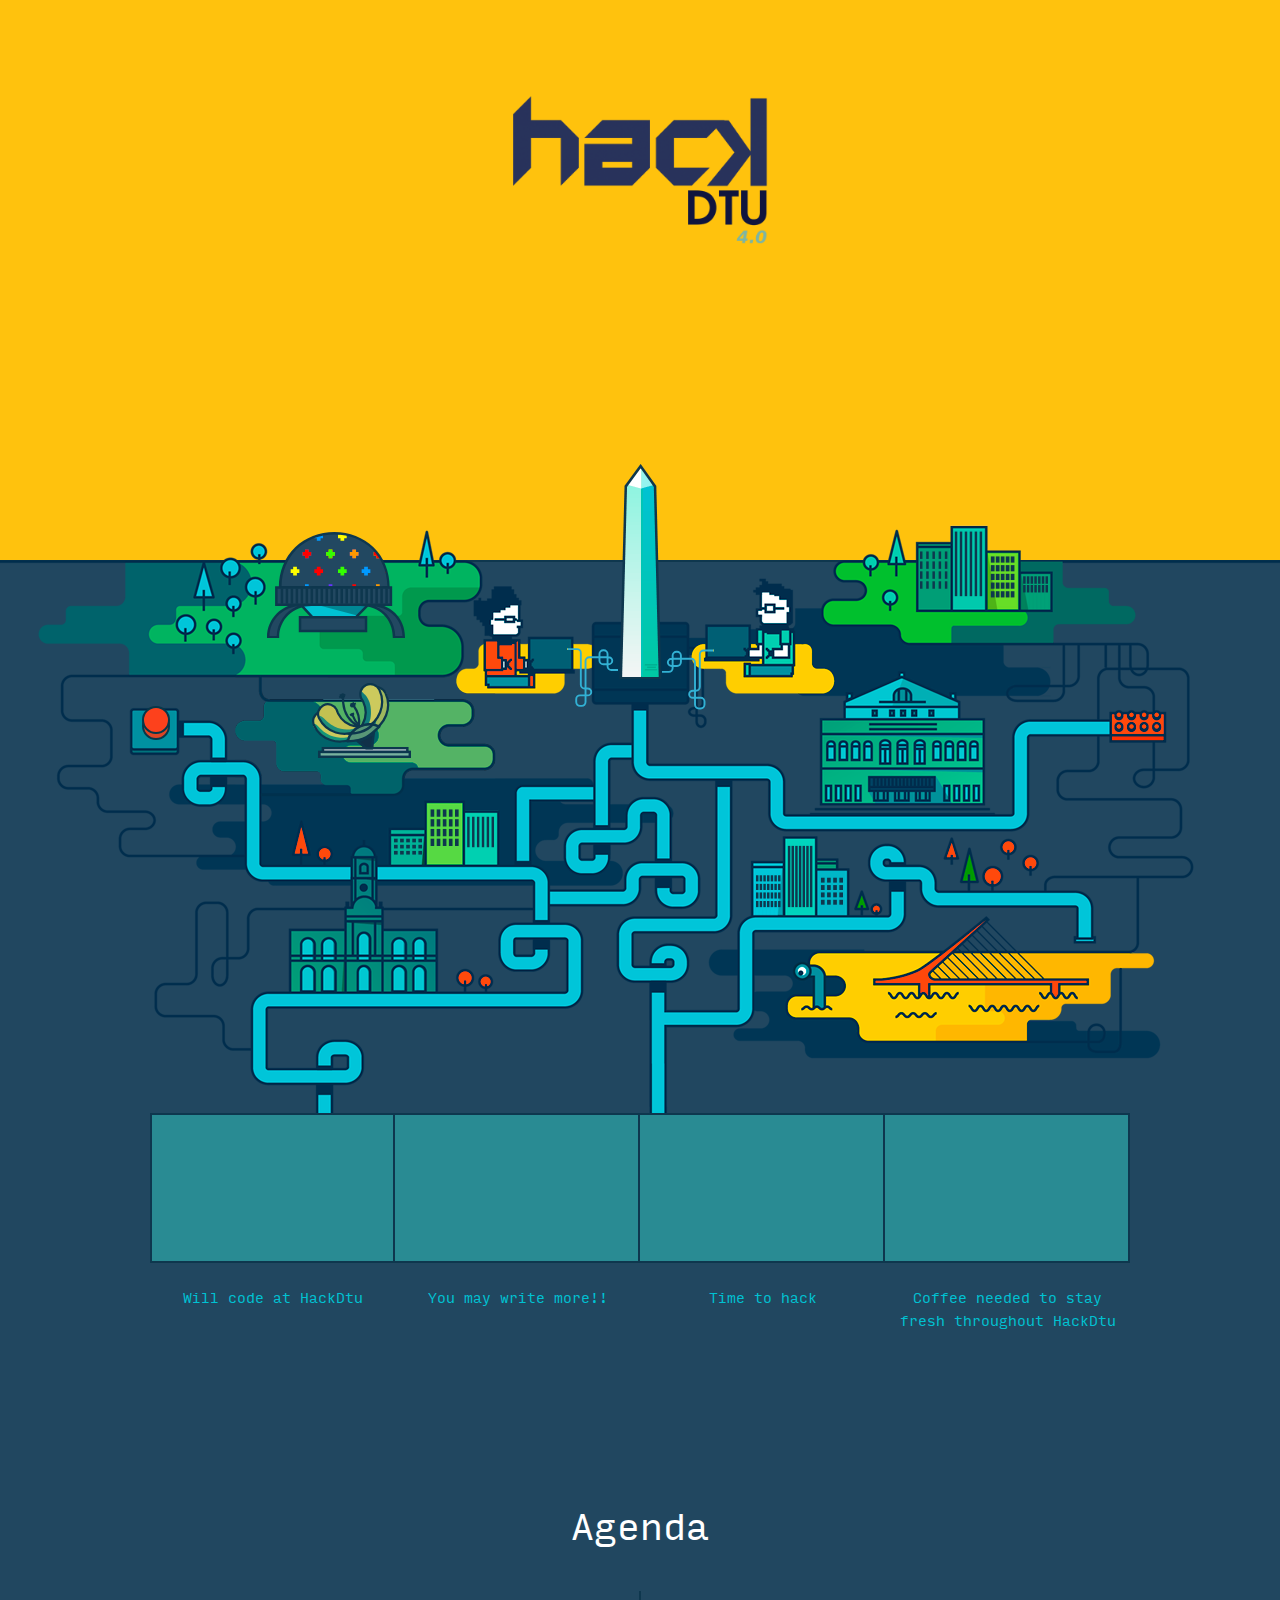
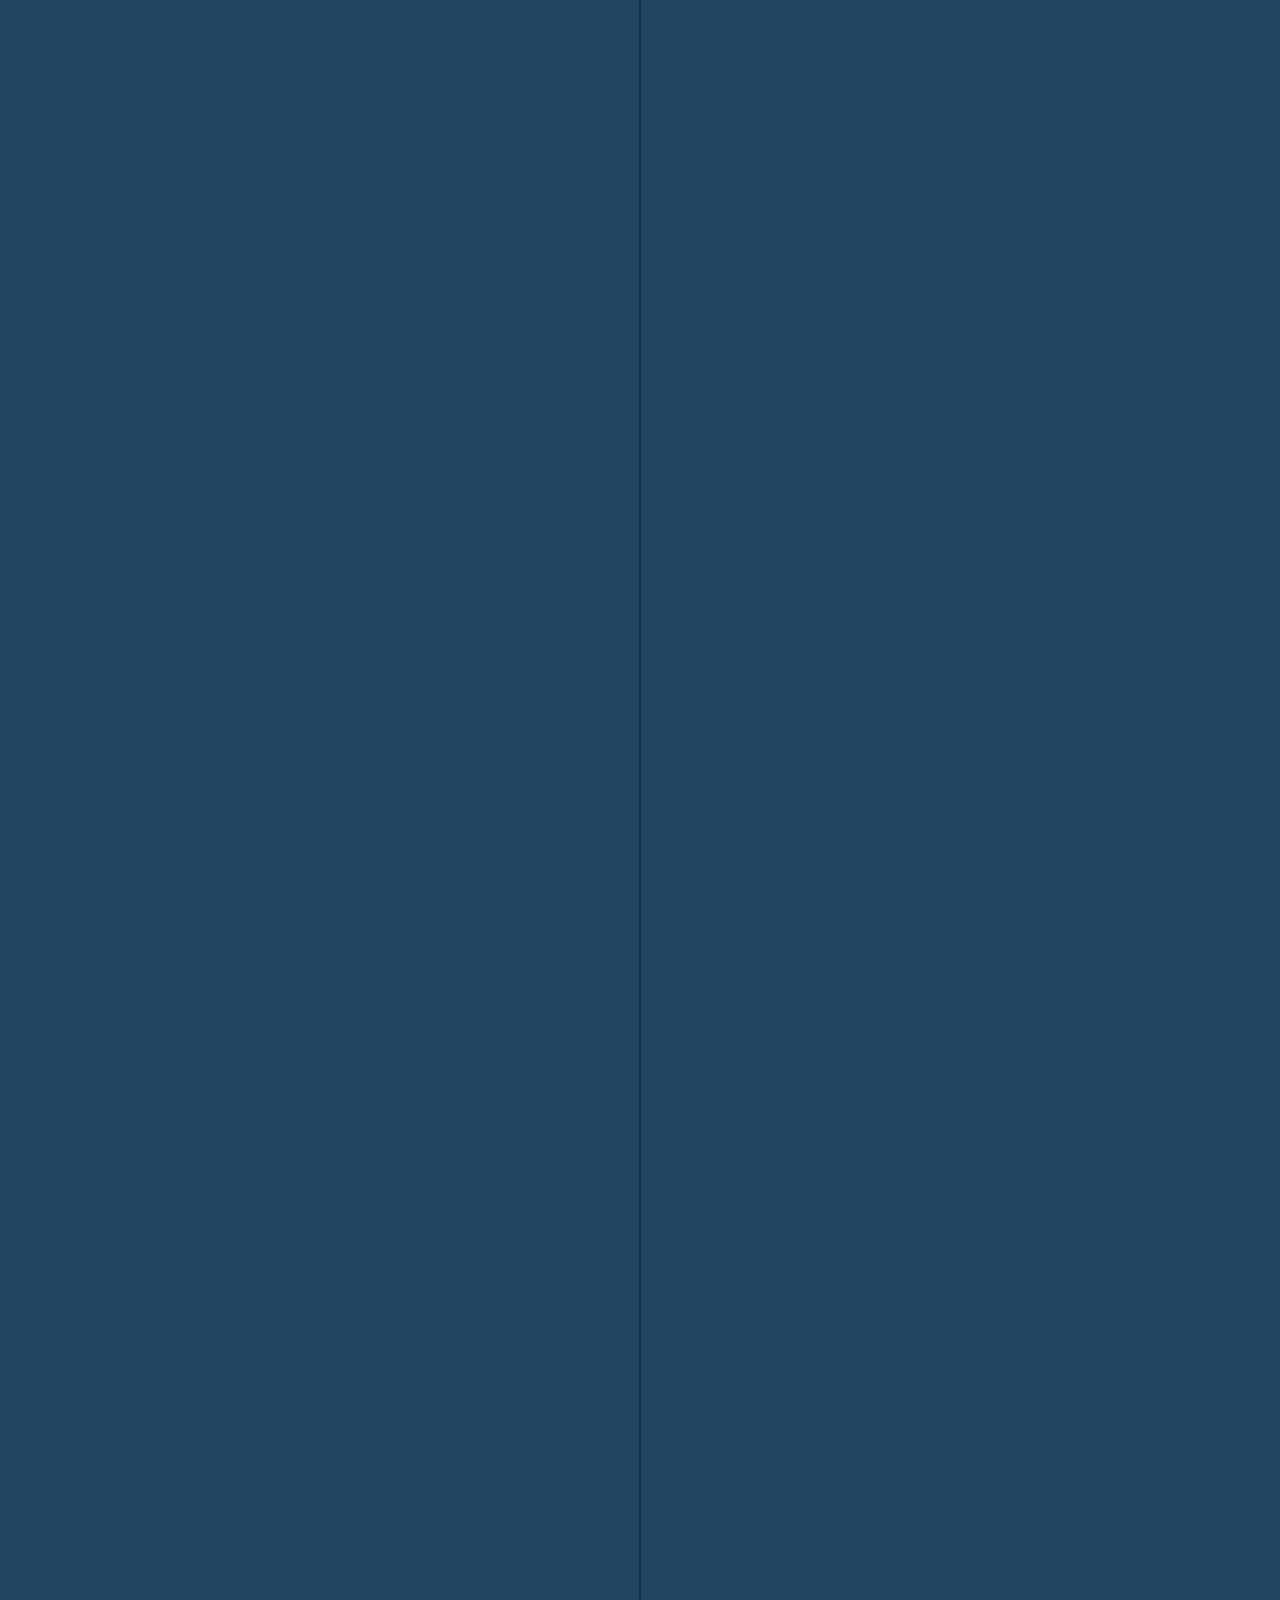
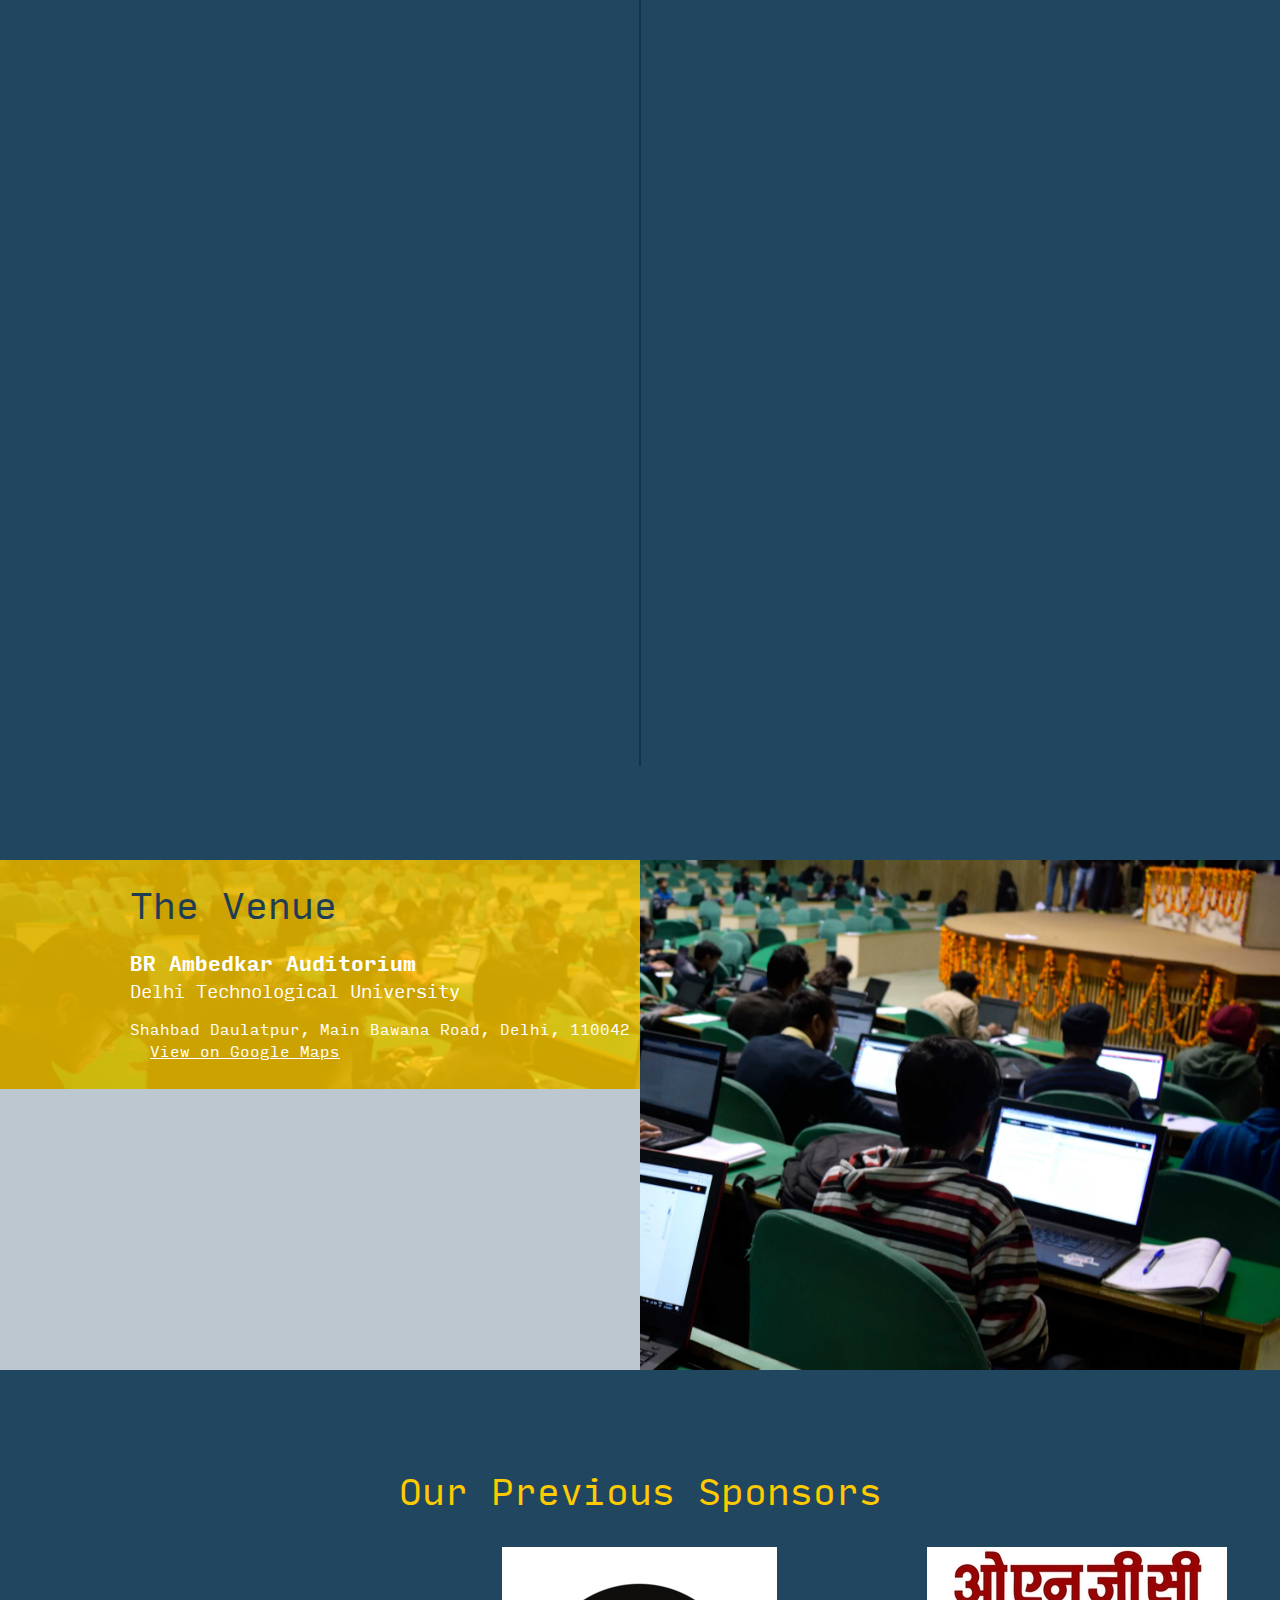
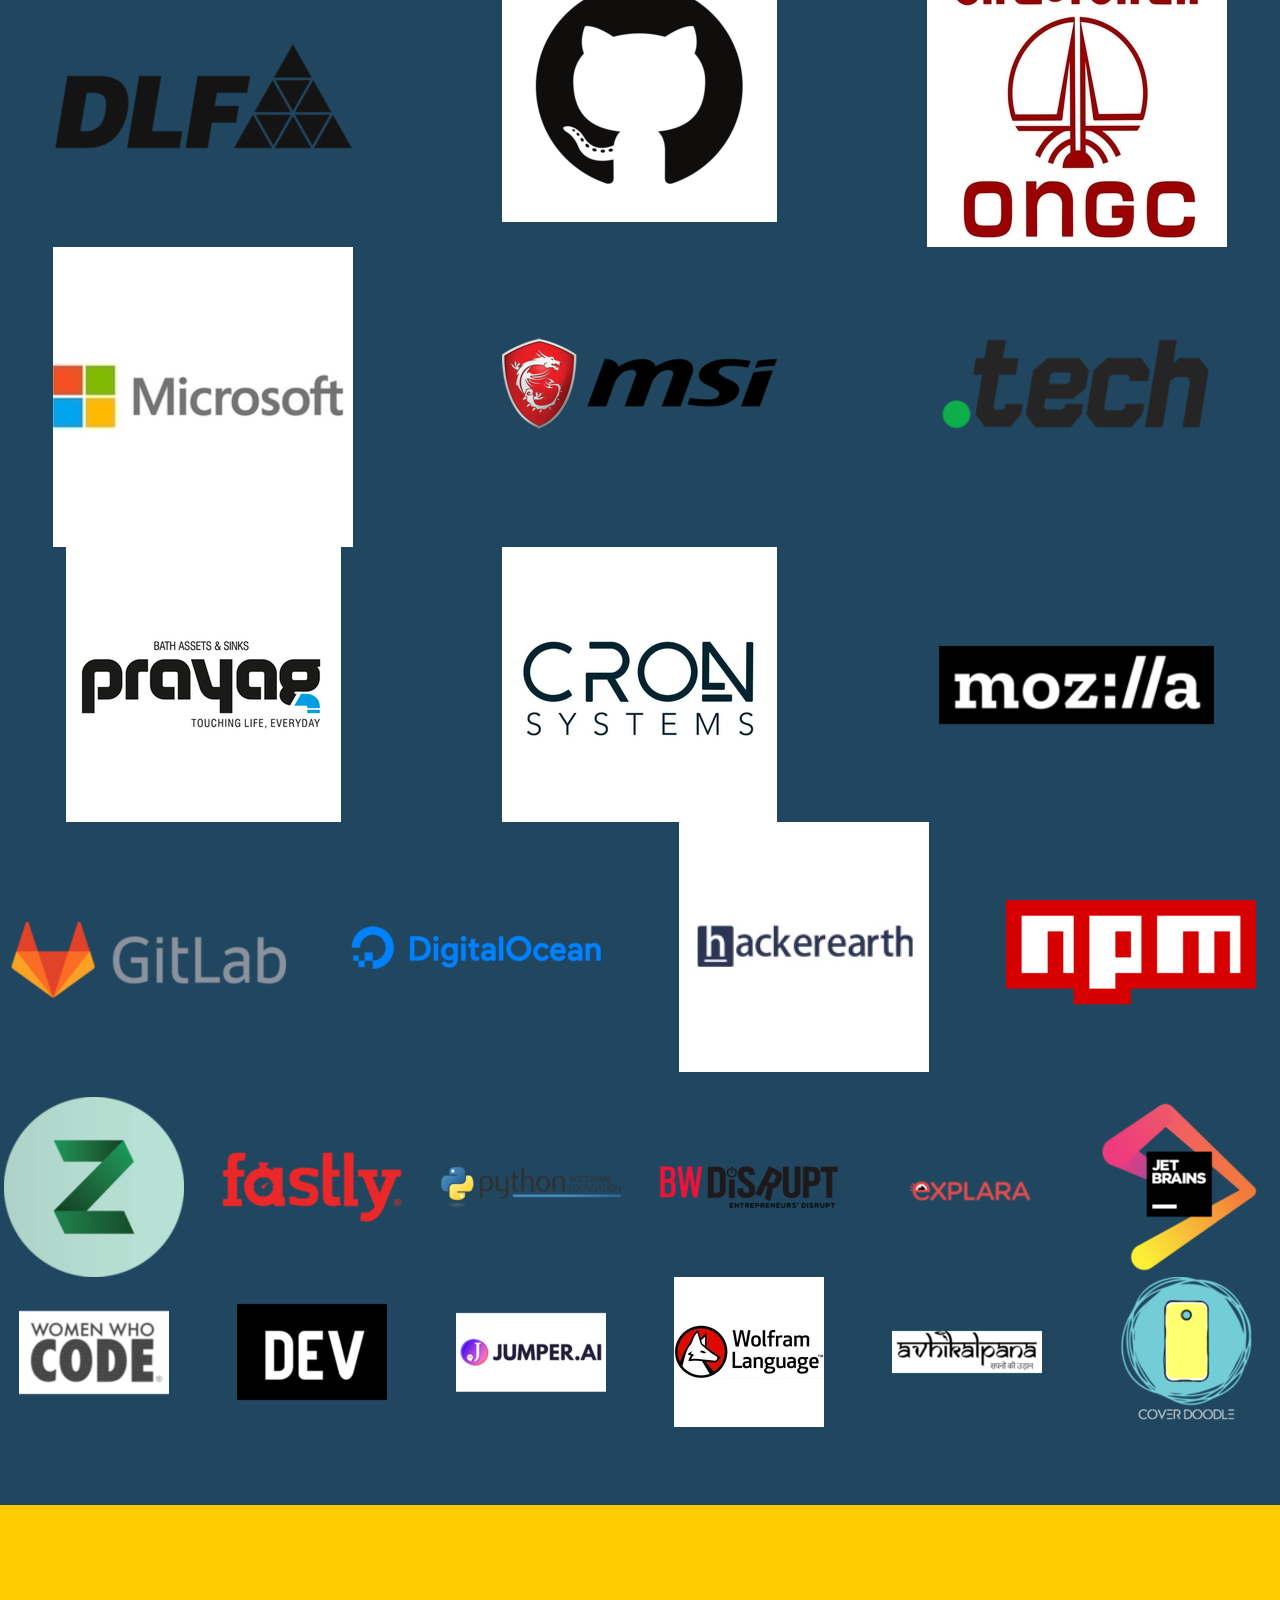
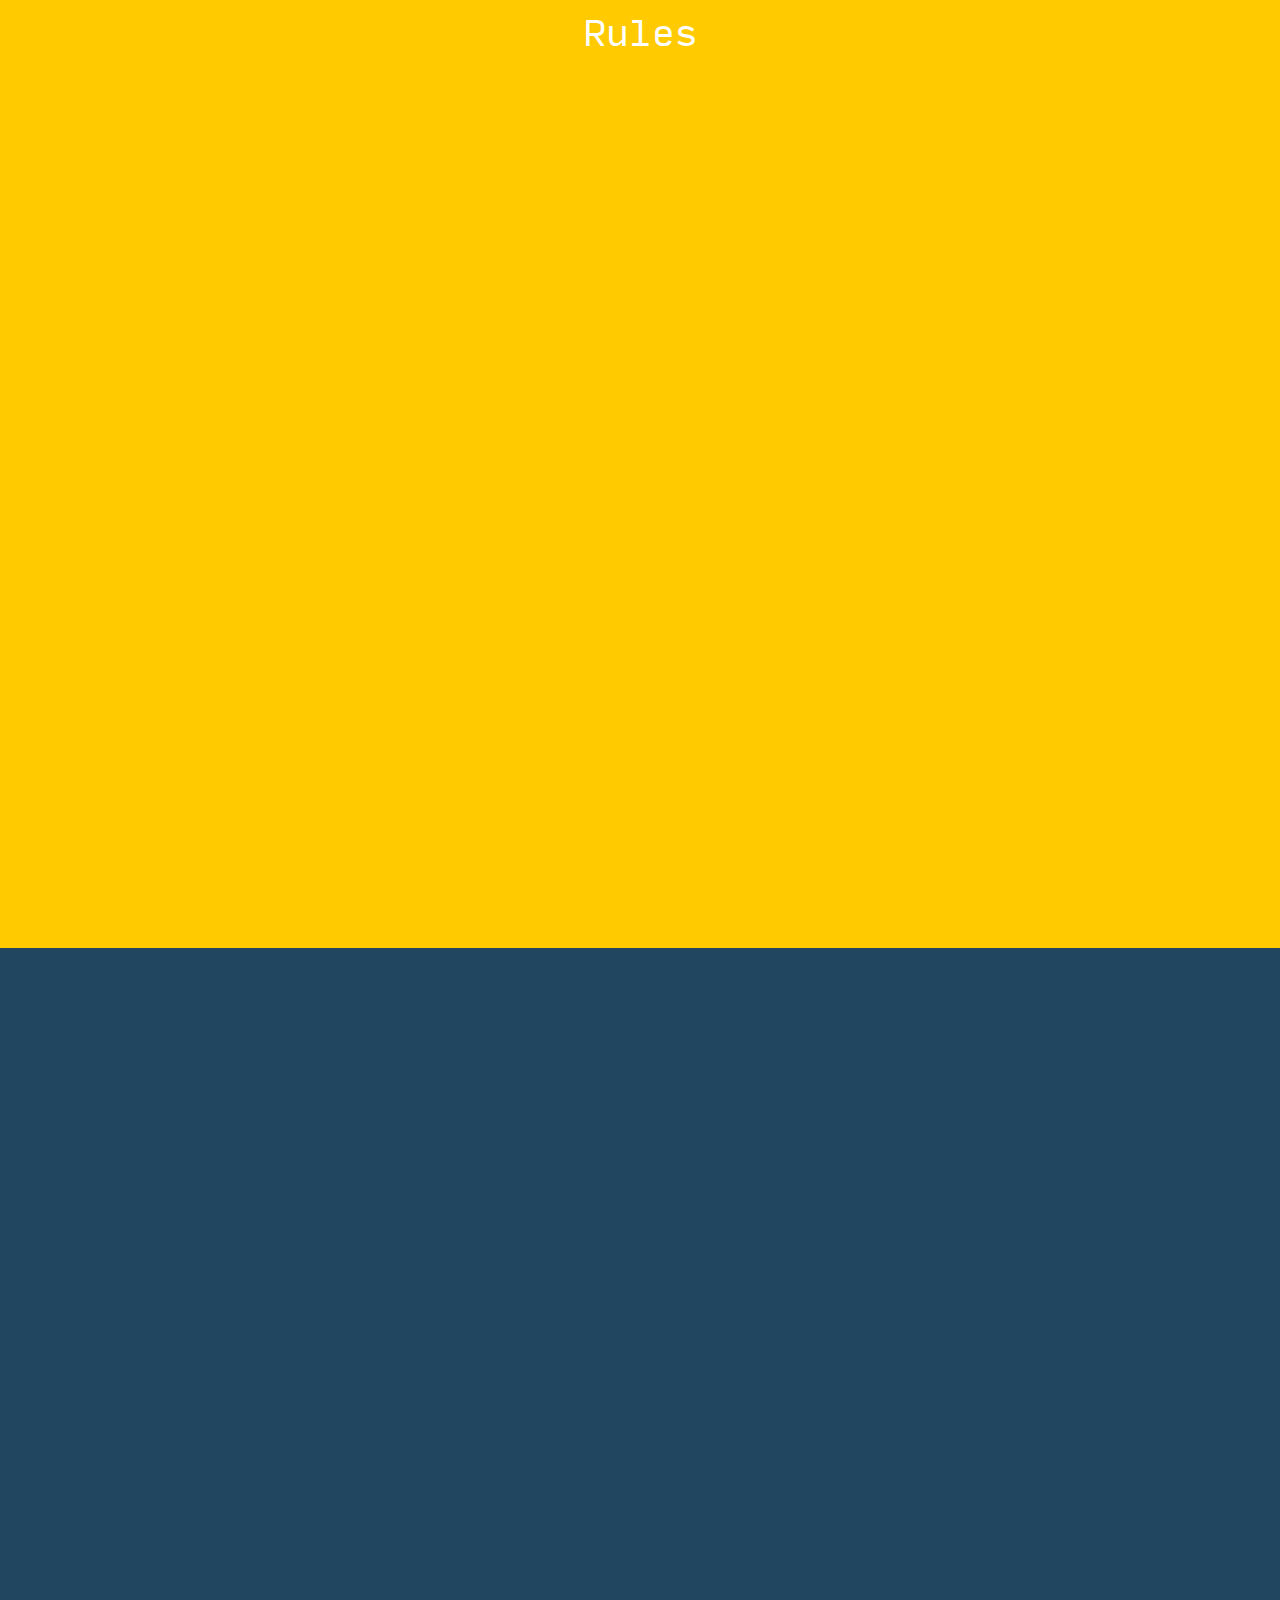
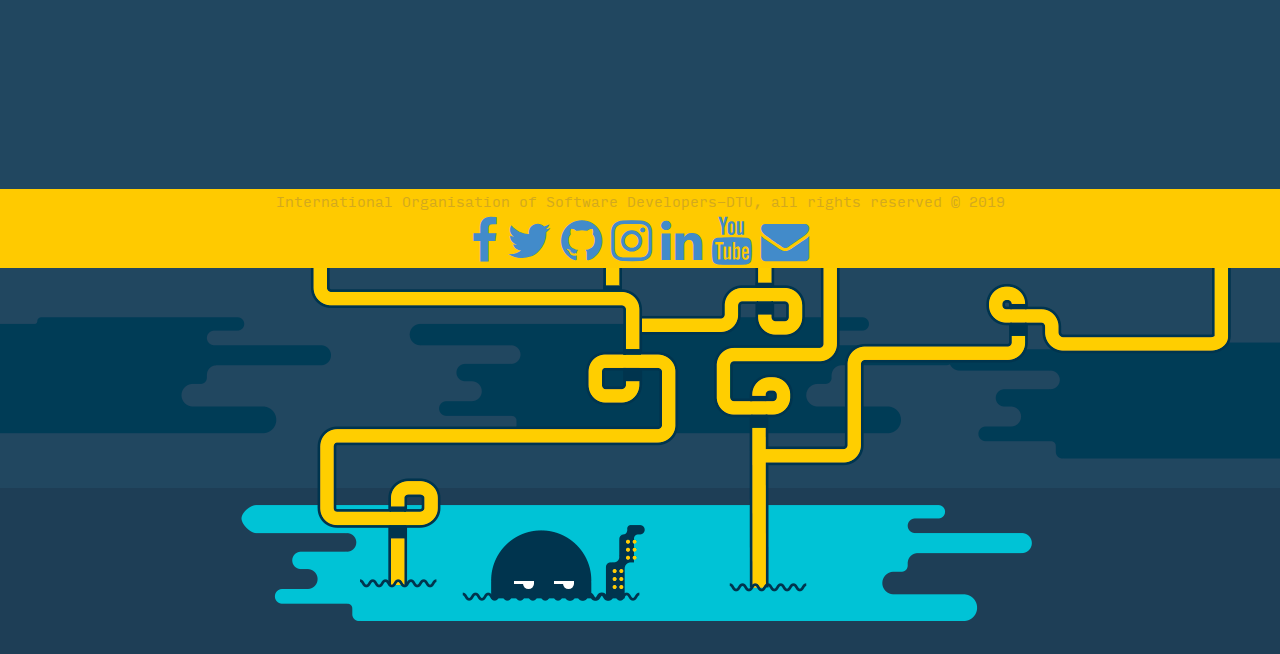
<file: index.html>
<!DOCTYPE html>
<html lang="es" prefix="og: http://ogp.me/ns#">

<head>
  <meta charset="utf-8"/>
  <title>HackDTU</title>
  <meta name="description" content="HackDTU 4.0 - India's Largest Student Run Hackahton" />
  <meta name="keywords" content="hackathon , dtu , Delhi Technological University , Synergy , Synergy2.0 , HackDTU ,IOSD, Hack, Software Development, HackDTU 4.0, IOSD, IOSD-DTU, India, Delhi, DTU" />
  <meta name="robots" content="INDEX, FOLLOW" />
  <meta name="author" content="Aerolab" />
  <meta name="geo.region" content="IN" />
  <link rel="canonical" href="index.html" />
  <!-- Facebook Stuff -->
  <meta property="og:type" content="website" />
  <meta property="og:site_name" content="HackDTU" />
  <meta property="og:title" content="HackDTU 4.0" />
  <meta property="og:description" content="India's largest student run hackathon. 
	Hundreds of designers and developers will code,
    	develop and deploy innovative products and
    	top professionals from industry will weave the way to success of budding developers." />
  <meta property="og:image" itemprop="image" content="static/images/logo_4.png" />
  <meta property="og:url" content="hackdtu.tech" />
  <meta property="fb:app_id" content="851866321490729" />

  <!-- Twitter Stuff -->
  <meta property="twitter:card" content="summary_large_image" />
  <meta property="twitter:site" content="@iosddtu" />
  <meta property="twitter:title" content="HackDTU 4.0" />
  <meta property="twitter:description" content="India's largest student run hackathon
 Hundreds of designers and developers will code,
    develop and deploy innovative products and
    top professionals from industry will weave the way to success of budding developers." />
  <meta property="twitter:image" content="static/images/logo_4.png" />
  <meta property="twitter:url" content="hackdtu.tech" />

  <link rel="icon" href="static/images/logo_4.png"  />

  <link rel="stylesheet" type="text/css" href="static/styles/bootstrap.min.css">
  <link rel="stylesheet" href="static/styles/stylescb5b.css?201411290200" />
  <link rel="stylesheet" type="text/css" href="static/styles/fontawesome/css/font-awesome.min.css">
  <link rel="stylesheet" href="extra.css">
  <link href="http://maxcdn.bootstrapcdn.com/font-awesome/4.1.0/css/font-awesome.min.css" rel="stylesheet">
  <link rel="stylesheet" href="https://cdnjs.cloudflare.com/ajax/libs/font-awesome/4.7.0/css/font-awesome.min.css">
  <link rel="stylesheet" href="static/styles/magnific-popup.css">
  <meta name="viewport" content="width=device-width, initial-scale=1.0, maximum-scale=1.0, user-scalable=no" />
  <meta name="theme-color" content="#FFC20D" />


  <meta name="SKYPE_TOOLBAR" content="SKYPE_TOOLBAR_PARSER_COMPATIBLE" />
  <meta name="apple-mobile-web-app-capable" content="no" />
  <meta http-equiv="X-UA-Compatible" content="IE=EmulateIE10"/>
  <script>
  (function(i,s,o,g,r,a,m){i['GoogleAnalyticsObject']=r;i[r]=i[r]||function(){
  (i[r].q=i[r].q||[]).push(arguments)},i[r].l=1*new Date();a=s.createElement(o),
  m=s.getElementsByTagName(o)[0];a.async=1;a.src=g;m.parentNode.insertBefore(a,m)
  })(window,document,'script','https://www.google-analytics.com/analytics.js','ga');
  ga('create', 'UA-103189427-3', 'auto');
  ga('send', 'pageview');
  </script>
</head>
<body>

<main>

  <header class="section-header">

    <div class="intro-holder">
      <div id="header-content" class="container" itemscope="itemscope" itemtype="http://schema.org/Event">

		<img src="static/images/logo_4.png" class="img-responsive hack-logo fadeInUp">
		
		<address class="wow animated fadeInUp" >
          <time datetime="2014-11-29T09:00-03:00">
	<i class="fa fa-calendar-check-o"  style="font-size:32px;" aria-hidden="true"></i>            
	<!--<span class="icon icon-date"></span>-->
           27-28 March 2020
          </time>
          <span class="adr">
            <a href="https://www.google.co.in/maps/place/Delhi+Technological+University/@28.7493976,77.112966,16z/data=!4m5!3m4!1s0x0:0x87d470ca1c30d1b0!8m2!3d28.7500749!4d77.1176652">
		<!--	<span class="icon icon-place"></span>-->
		<i class="fa fa-map-marker" aria-hidden="true" style="font-size:36px;" ></i>
            <span class="street-address">Delhi Technological University</span>
			</a>
		  </span>
        </address>

        <meta itemprop="url" content="hackdtu.tech"/>
        <meta itemprop="startDate" content="2014-11-29"/>
        
	   <!-- <button class="wow animated fadeInUp button1"  id="aftermovie-pop">WATCH Trailer OF HackDTU 2.0</button> -->
        <a href="https://PlacementSaga.com/" target="new window" style="color:#FFC20D">
            <button class="wow animated fadeInUp button1" id="aftermovie" >HackDTU 4.0 is postponed due to COVID-19 outbreak until further notice until then prepare for your dream job at PlacementSaga.com</button>
        </a>
        <!-- <h3 style="margin-top: 10px"> Details out soon </h3> -->
        <div class="main-menu">


        </div>

      </div>

      <div id="stream" class="container">
        
        
      </div>
    </div>

    <div class="illustration-holder">
      <div class="illustration">
        <!-- Planetarium animation -->
        <div class="planetarium">
          <svg id="planeatrium" version="1.1" xmlns="http://www.w3.org/2000/svg" xmlns:xlink="http://www.w3.org/1999/xlink" x="0px" y="0px" viewBox="0 0 110.8 85.2" enable-background="new 0 0 110.8 85.2" xml:space="preserve"> <polygon fill="#00C2D3" points="27.2,58.5 81.2,58.5 71.4,68.5 36.4,68.5 "/> <polygon fill="#008794" points="73.1,67.3 40,58.5 81.9,58.5 "/> <path fill="#0E374E" d="M71.8,69.5H36l-11.1-12h58.7L71.8,69.5z M36.9,67.5H71l7.8-8H29.5L36.9,67.5z"/> <path fill="#224861" d="M10.7,44.5C10.7,18.5,30.2,1,54.2,1s43.5,17.5,43.5,43.5H10.7z"/> <defs><clipPath id="light-mask"> <path d="M10.7,44.5C10.7,18.5,30.2,1,54.2,1s43.5,17.5,43.5,43.5H10.7z"></path> </clipPath></defs> <g id="lights" clip-path="url(#light-mask)"> <g id="color-lights1" style="transform: translateX(0px)"> <polygon fill="#FF0000" points="102.2,30 100.2,30 100.2,28 97.2,28 97.2,30 95.2,30 95.2,33 97.2,33 97.2,35 100.2,35 100.2,33 102.2,33 "/> <polygon fill="#FF9900" points="121.2,30 119.2,30 119.2,28 116.2,28 116.2,30 114.2,30 114.2,33 116.2,33 116.2,35 119.2,35 119.2,33 121.2,33 "/> <polygon fill="#33FF00" points="111.7,44 109.7,44 109.7,42 106.7,42 106.7,44 104.7,44 104.7,47 106.7,47 106.7,49 109.7,49 109.7,47 111.7,47 "/> <polygon fill="#FF0000" points="130.7,44 128.7,44 128.7,42 125.7,42 125.7,44 123.7,44 123.7,47 125.7,47 125.7,49 128.7,49 128.7,47 130.7,47 "/> <polygon fill="#0099FF" points="102.2,2 100.2,2 100.2,0 97.2,0 97.2,2 95.2,2 95.2,5 97.2,5 97.2,7 100.2,7 100.2,5 102.2,5 "/> <polygon fill="#FFFF00" points="111.7,16 109.7,16 109.7,14 106.7,14 106.7,16 104.7,16 104.7,19 106.7,19 106.7,21 109.7,21 109.7,19 111.7,19 "/> <polygon fill="#FFFF00" points="92.7,16 90.7,16 90.7,14 87.7,14 87.7,16 85.7,16 85.7,19 87.7,19 87.7,21 90.7,21 90.7,19 92.7,19 "/> <polygon fill="#6633FF" points="111.7,16 109.7,16 109.7,14 106.7,14 106.7,16 104.7,16 104.7,19 106.7,19 106.7,21 109.7,21 109.7,19 111.7,19 "/> <polygon fill="#FF9900" points="83.2,2 81.2,2 81.2,0 78.2,0 78.2,2 76.2,2 76.2,5 78.2,5 78.2,7 81.2,7 81.2,5 83.2,5 "/> <polygon fill="#FF0000" points="92.7,16 90.7,16 90.7,14 87.7,14 87.7,16 85.7,16 85.7,19 87.7,19 87.7,21 90.7,21 90.7,19 92.7,19 "/> <polygon fill="#FFFF00" points="92.7,16 90.7,16 90.7,14 87.Link7,14 87.7,16 85.7,16 85.7,19 87.7,19 87.7,21 90.7,21 90.7,19 92.7,19 "/> <polygon fill="#33FF00" points="64,30 62,30 62,28 59,28 59,30 57,30 57,33 59,33 59,35 62,35 62,33 64,33 "/> <polygon fill="#0099FF" points="83,30 81,30 81,28 78,28 78,30 76,30 76,33 78,33 78,35 81,35 81,33 83,33 "/> <polygon fill="#FF0000" points="73.5,44 71.5,44 71.5,42 68.5,42 68.5,44 66.5,44 66.5,47 68.5,47 68.5,49 71.5,49 71.5,47 73.5,47 "/> <polygon fill="#FF9900" points="92.5,44 90.5,44 90.5,42 87.5,42 87.5,44 85.5,44 85.5,47 87.5,47 87.5,49 90.5,49 90.5,47 92.5,47 "/> <polygon fill="#FFFF00" points="64,2 62,2 62,0 59,0 59,2 57,2 57,5 59,5 59,7 62,7 62,5 64,5 "/> <polygon fill="#6633FF" points="73.5,16 71.5,16 71.5,14 68.5,14 68.5,16 66.5,16 66.5,19 68.5,19 68.5,21 71.5,21 71.5,19 73.5,19 "/> <polygon fill="#FF0000" points="54.5,16 52.5,16 52.5,14 49.5,14 49.5,16 47.5,16 47.5,19 49.5,19 49.5,21 52.5,21 52.5,19 54.5,19 "/> <polygon fill="#FF9900" points="73.5,16 71.5,16 71.5,14 68.5,14 68.5,16 66.5,16 66.5,19 68.5,19 68.5,21 71.5,21 71.5,19 73.5,19 "/> <polygon fill="#0099FF" points="45,2 43,2 43,0 40,0 40,2 38,2 38,5 40,5 40,7 43,7 43,5 45,5 "/> <polygon fill="#FF9900" points="54.5,16 52.5,16 52.5,14 49.5,14 49.5,16 47.5,16 47.5,19 49.5,19 49.5,21 52.5,21 52.5,19 54.5,19 "/> <polygon fill="#33FF00" points="54.5,16 52.5,16 52.5,14 49.5,14 49.5,16 47.5,16 47.5,19 49.5,19 49.5,21 52.5,21 52.5,19 54.5,19 "/> <polygon fill="#FFFF00" points="26,30 24,30 24,28 21,28 21,30 19,30 19,33 21,33 21,35 24,35 24,33 26,33 "/> <polygon fill="#FF0000" points="45,30 43,30 43,28 40,28 40,30 38,30 38,33 40,33 40,35 43,35 43,33 45,33 "/> <polygon fill="#0099FF" points="35.5,44 33.5,44 33.5,42 30.5,42 30.5,44 28.5,44 28.5,47 30.5,47 30.5,49 33.5,49 33.5,47 35.5,47 "/> <polygon fill="#6633FF" points="54.5,44 52.5,44 52.5,42 49.5,42 49.5,44 47.5,44 47.5,47 49.5,47 49.5,49 52.5,49 52.5,47 54.5,47 "/> <polygon fill="#33FF00" points="26,2 24,2 24,0 21,0 21,2 19,2 19,5 21,5 21,7 24,7 24,5 26,5 "/> <polygon fill="#0099FF" points="35.5,16 33.5,16 33.5,14 30.5,14 30.5,16 28.5,16 28.5,19 30.5,19 30.5,21 33.5,21 33.5,19 35.5,19 "/> <polygon fill="#FFFF00" points="16.5,16 14.5,16 14.5,14 11.5,14 11.5,16 9.5,16 9.5,19 11.5,19 11.5,21 14.5,21 14.5,19 16.5,19 "/> <polygon fill="#FF0000" points="35.5,16 33.5,16 33.5,14 30.5,14 30.5,16 28.5,16 28.5,19 30.5,19 30.5,21 33.5,21 33.5,19 35.5,19 "/> <polygon fill="#FF0000" points="16.5,16 14.5,16 14.5,14 11.5,14 11.5,16 9.5,16 9.5,19 11.5,19 11.5,21 14.5,21 14.5,19 16.5,19 "/> <polygon fill="#FF9900" points="16.5,16 14.5,16 14.5,14 11.5,14 11.5,16 9.5,16 9.5,19 11.5,19 11.5,21 14.5,21 14.5,19 16.5,19 "/> </g> <g id="color-lights2" style="transform: translateX(114px)"> <polygon fill="#FF0000" points="102.2,30 100.2,30 100.2,28 97.2,28 97.2,30 95.2,30 95.2,33 97.2,33 97.2,35 100.2,35 100.2,33 102.2,33 "/> <polygon fill="#FF9900" points="121.2,30 119.2,30 119.2,28 116.2,28 116.2,30 114.2,30 114.2,33 116.2,33 116.2,35 119.2,35 119.2,33 121.2,33 "/> <polygon fill="#33FF00" points="111.7,44 109.7,44 109.7,42 106.7,42 106.7,44 104.7,44 104.7,47 106.7,47 106.7,49 109.7,49 109.7,47 111.7,47 "/> <polygon fill="#FF0000" points="130.7,44 128.7,44 128.7,42 125.7,42 125.7,44 123.7,44 123.7,47 125.7,47 125.7,49 128.7,49 128.7,47 130.7,47 "/> <polygon fill="#0099FF" points="102.2,2 100.2,2 100.2,0 97.2,0 97.2,2 95.2,2 95.2,5 97.2,5 97.2,7 100.2,7 100.2,5 102.2,5 "/> <polygon fill="#FFFF00" points="111.7,16 109.7,16 109.7,14 106.7,14 106.7,16 104.7,16 104.7,19 106.7,19 106.7,21 109.7,21 109.7,19 111.7,19 "/> <polygon fill="#FFFF00" points="92.7,16 90.7,16 90.7,14 87.7,14 87.7,16 85.7,16 85.7,19 87.7,19 87.7,21 90.7,21 90.7,19 92.7,19 "/> <polygon fill="#6633FF" points="111.7,16 109.7,16 109.7,14 106.7,14 106.7,16 104.7,16 104.7,19 106.7,19 106.7,21 109.7,21 109.7,19 111.7,19 "/> <polygon fill="#FF9900" points="83.2,2 81.2,2 81.2,0 78.2,0 78.2,2 76.2,2 76.2,5 78.2,5 78.2,7 81.2,7 81.2,5 83.2,5 "/> <polygon fill="#FF0000" points="92.7,16 90.7,16 90.7,14 87.7,14 87.7,16 85.7,16 85.7,19 87.7,19 87.7,21 90.7,21 90.7,19 92.7,19 "/> <polygon fill="#FFFF00" points="92.7,16 90.7,16 90.7,14 87.7,14 87.7,16 85.7,16 85.7,19 87.7,19 87.7,21 90.7,21 90.7,19 92.7,19 "/> <polygon fill="#33FF00" points="64,30 62,30 62,28 59,28 59,30 57,30 57,33 59,33 59,35 62,35 62,33 64,33 "/> <polygon fill="#0099FF" points="83,30 81,30 81,28 78,28 78,30 76,30 76,33 78,33 78,35 81,35 81,33 83,33 "/> <polygon fill="#FF0000" points="73.5,44 71.5,44 71.5,42 68.5,42 68.5,44 66.5,44 66.5,47 68.5,47 68.5,49 71.5,49 71.5,47 73.5,47 "/> <polygon fill="#FF9900" points="92.5,44 90.5,44 90.5,42 87.5,42 87.5,44 85.5,44 85.5,47 87.5,47 87.5,49 90.5,49 90.5,47 92.5,47 "/> <polygon fill="#FFFF00" points="64,2 62,2 62,0 59,0 59,2 57,2 57,5 59,5 59,7 62,7 62,5 64,5 "/> <polygon fill="#6633FF" points="73.5,16 71.5,16 71.5,14 68.5,14 68.5,16 66.5,16 66.5,19 68.5,19 68.5,21 71.5,21 71.5,19 73.5,19 "/> <polygon fill="#FF0000" points="54.5,16 52.5,16 52.5,14 49.5,14 49.5,16 47.5,16 47.5,19 49.5,19 49.5,21 52.5,21 52.5,19 54.5,19 "/> <polygon fill="#FF9900" points="73.5,16 71.5,16 71.5,14 68.5,14 68.5,16 66.5,16 66.5,19 68.5,19 68.5,21 71.5,21 71.5,19 73.5,19 "/> <polygon fill="#0099FF" points="45,2 43,2 43,0 40,0 40,2 38,2 38,5 40,5 40,7 43,7 43,5 45,5 "/> <polygon fill="#FF9900" points="54.5,16 52.5,16 52.5,14 49.5,14 49.5,16 47.5,16 47.5,19 49.5,19 49.5,21 52.5,21 52.5,19 54.5,19 "/> <polygon fill="#33FF00" points="54.5,16 52.5,16 52.5,14 49.5,14 49.5,16 47.5,16 47.5,19 49.5,19 49.5,21 52.5,21 52.5,19 54.5,19 "/> <polygon fill="#FFFF00" points="26,30 24,30 24,28 21,28 21,30 19,30 19,33 21,33 21,35 24,35 24,33 26,33 "/> <polygon fill="#FF0000" points="45,30 43,30 43,28 40,28 40,30 38,30 38,33 40,33 40,35 43,35 43,33 45,33 "/> <polygon fill="#0099FF" points="35.5,44 33.5,44 33.5,42 30.5,42 30.5,44 28.5,44 28.5,47 30.5,47 30.5,49 33.5,49 33.5,47 35.5,47 "/> <polygon fill="#6633FF" points="54.5,44 52.5,44 52.5,42 49.5,42 49.5,44 47.5,44 47.5,47 49.5,47 49.5,49 52.5,49 52.5,47 54.5,47 "/> <polygon fill="#33FF00" points="26,2 24,2 24,0 21,0 21,2 19,2 19,5 21,5 21,7 24,7 24,5 26,5 "/> <polygon fill="#0099FF" points="35.5,16 33.5,16 33.5,14 30.5,14 30.5,16 28.5,16 28.5,19 30.5,19 30.5,21 33.5,21 33.5,19 35.5,19 "/> <polygon fill="#FFFF00" points="16.5,16 14.5,16 14.5,14 11.5,14 11.5,16 9.5,16 9.5,19 11.5,19 11.5,21 14.5,21 14.5,19 16.5,19 "/> <polygon fill="#FF0000" points="35.5,16 33.5,16 33.5,14 30.5,14 30.5,16 28.5,16 28.5,19 30.5,19 30.5,21 33.5,21 33.5,19 35.5,19 "/> <polygon fill="#FF0000" points="16.5,16 14.5,16 14.5,14 11.5,14 11.5,16 9.5,16 9.5,19 11.5,19 11.5,21 14.5,21 14.5,19 16.5,19 "/> <polygon fill="#FF9900" points="16.5,16 14.5,16 14.5,14 11.5,14 11.5,16 9.5,16 9.5,19 11.5,19 11.5,21 14.5,21 14.5,19 16.5,19 "/> </g> <g id="color-lights3" style="transform: translateX(114px)"> <polygon fill="#FF0000" points="102.2,30 100.2,30 100.2,28 97.2,28 97.2,30 95.2,30 95.2,33 97.2,33 97.2,35 100.2,35 100.2,33 102.2,33 "/> <polygon fill="#FF9900" points="121.2,30 119.2,30 119.2,28 116.2,28 116.2,30 114.2,30 114.2,33 116.2,33 116.2,35 119.2,35 119.2,33 121.2,33 "/> <polygon fill="#33FF00" points="111.7,44 109.7,44 109.7,42 106.7,42 106.7,44 104.7,44 104.7,47 106.7,47 106.7,49 109.7,49 109.7,47 111.7,47 "/> <polygon fill="#FF0000" points="130.7,44 128.7,44 128.7,42 125.7,42 125.7,44 123.7,44 123.7,47 125.7,47 125.7,49 128.7,49 128.7,47 130.7,47 "/> <polygon fill="#0099FF" points="102.2,2 100.2,2 100.2,0 97.2,0 97.2,2 95.2,2 95.2,5 97.2,5 97.2,7 100.2,7 100.2,5 102.2,5 "/> <polygon fill="#FFFF00" points="111.7,16 109.7,16 109.7,14 106.7,14 106.7,16 104.7,16 104.7,19 106.7,19 106.7,21 109.7,21 109.7,19 111.7,19 "/> <polygon fill="#FFFF00" points="92.7,16 90.7,16 90.7,14 87.7,14 87.7,16 85.7,16 85.7,19 87.7,19 87.7,21 90.7,21 90.7,19 92.7,19 "/> <polygon fill="#6633FF" points="111.7,16 109.7,16 109.7,14 106.7,14 106.7,16 104.7,16 104.7,19 106.7,19 106.7,21 109.7,21 109.7,19 111.7,19 "/> <polygon fill="#FF9900" points="83.2,2 81.2,2 81.2,0 78.2,0 78.2,2 76.2,2 76.2,5 78.2,5 78.2,7 81.2,7 81.2,5 83.2,5 "/> <polygon fill="#FF0000" points="92.7,16 90.7,16 90.7,14 87.7,14 87.7,16 85.7,16 85.7,19 87.7,19 87.7,21 90.7,21 90.7,19 92.7,19 "/> <polygon fill="#FFFF00" points="92.7,16 90.7,16 90.7,14 87.7,14 87.7,16 85.7,16 85.7,19 87.7,19 87.7,21 90.7,21 90.7,19 92.7,19 "/> <polygon fill="#33FF00" points="64,30 62,30 62,28 59,28 59,30 57,30 57,33 59,33 59,35 62,35 62,33 64,33 "/> <polygon fill="#0099FF" points="83,30 81,30 81,28 78,28 78,30 76,30 76,33 78,33 78,35 81,35 81,33 83,33 "/> <polygon fill="#FF0000" points="73.5,44 71.5,44 71.5,42 68.5,42 68.5,44 66.5,44 66.5,47 68.5,47 68.5,49 71.5,49 71.5,47 73.5,47 "/> <polygon fill="#FF9900" points="92.5,44 90.5,44 90.5,42 87.5,42 87.5,44 85.5,44 85.5,47 87.5,47 87.5,49 90.5,49 90.5,47 92.5,47 "/> <polygon fill="#FFFF00" points="64,2 62,2 62,0 59,0 59,2 57,2 57,5 59,5 59,7 62,7 62,5 64,5 "/> <polygon fill="#6633FF" points="73.5,16 71.5,16 71.5,14 68.5,14 68.5,16 66.5,16 66.5,19 68.5,19 68.5,21 71.5,21 71.5,19 73.5,19 "/> <polygon fill="#FF0000" points="54.5,16 52.5,16 52.5,14 49.5,14 49.5,16 47.5,16 47.5,19 49.5,19 49.5,21 52.5,21 52.5,19 54.5,19 "/> <polygon fill="#FF9900" points="73.5,16 71.5,16 71.5,14 68.5,14 68.5,16 66.5,16 66.5,19 68.5,19 68.5,21 71.5,21 71.5,19 73.5,19 "/> <polygon fill="#0099FF" points="45,2 43,2 43,0 40,0 40,2 38,2 38,5 40,5 40,7 43,7 43,5 45,5 "/> <polygon fill="#FF9900" points="54.5,16 52.5,16 52.5,14 49.5,14 49.5,16 47.5,16 47.5,19 49.5,19 49.5,21 52.5,21 52.5,19 54.5,19 "/> <polygon fill="#33FF00" points="54.5,16 52.5,16 52.5,14 49.5,14 49.5,16 47.5,16 47.5,19 49.5,19 49.5,21 52.5,21 52.5,19 54.5,19 "/> <polygon fill="#FFFF00" points="26,30 24,30 24,28 21,28 21,30 19,30 19,33 21,33 21,35 24,35 24,33 26,33 "/> <polygon fill="#FF0000" points="45,30 43,30 43,28 40,28 40,30 38,30 38,33 40,33 40,35 43,35 43,33 45,33 "/> <polygon fill="#0099FF" points="35.5,44 33.5,44 33.5,42 30.5,42 30.5,44 28.5,44 28.5,47 30.5,47 30.5,49 33.5,49 33.5,47 35.5,47 "/> <polygon fill="#6633FF" points="54.5,44 52.5,44 52.5,42 49.5,42 49.5,44 47.5,44 47.5,47 49.5,47 49.5,49 52.5,49 52.5,47 54.5,47 "/> <polygon fill="#33FF00" points="26,2 24,2 24,0 21,0 21,2 19,2 19,5 21,5 21,7 24,7 24,5 26,5 "/> <polygon fill="#0099FF" points="35.5,16 33.5,16 33.5,14 30.5,14 30.5,16 28.5,16 28.5,19 30.5,19 30.5,21 33.5,21 33.5,19 35.5,19 "/> <polygon fill="#FFFF00" points="16.5,16 14.5,16 14.5,14 11.5,14 11.5,16 9.5,16 9.5,19 11.5,19 11.5,21 14.5,21 14.5,19 16.5,19 "/> <polygon fill="#FF0000" points="35.5,16 33.5,16 33.5,14 30.5,14 30.5,16 28.5,16 28.5,19 30.5,19 30.5,21 33.5,21 33.5,19 35.5,19 "/> <polygon fill="#FF0000" points="16.5,16 14.5,16 14.5,14 11.5,14 11.5,16 9.5,16 9.5,19 11.5,19 11.5,21 14.5,21 14.5,19 16.5,19 "/> <polygon fill="#FF9900" points="16.5,16 14.5,16 14.5,14 11.5,14 11.5,16 9.5,16 9.5,19 11.5,19 11.5,21 14.5,21 14.5,19 16.5,19 "/> </g> </g> <path fill="#0E374E" d="M98.5,45.5h-89v-1c0-12.6,4.7-24.1,13.1-32.2C30.8,4.4,42,0,54.1,0s23.2,4.4,31.4,12.3 c8.4,8.1,13,19.6,13,32.2V45.5z M11.7,43.5h85C96.2,19.4,78.5,2,54.2,2S12.2,19.4,11.7,43.5z"/> <rect x="26.5" y="68.5" fill="#224861" width="53" height="11"/> <path fill="#0E374E" d="M80.5,80.5h-55v-13h55V80.5z M27.5,78.5h51v-9h-51V78.5z"/> <g> <path fill="#224861" d="M27.8,58.5C13,58.5,1,69.7,1,84.5h7.8c0-14.8,12-26,26.8-26H27.8z"/> <path fill="#0E374E" d="M9.8,85.5H0v-1c0-15.1,12.2-27,27.8-27h7.8v2c-14.4,0-25.8,11-25.8,25V85.5z M2,83.5h5.8 c0.4-10.8,7-19.8,16.5-23.8C11.9,61.2,2.5,71.1,2,83.5z"/> </g> <g> <path fill="#224861" d="M83,58.5c14.8,0,26.8,10.2,26.8,26H102c0-15.8-12-26-26.8-26H83z"/> <path fill="#0E374E" d="M110.8,85.5H101v-1c0-14.5-10.8-25-25.8-25v-2H83c16.1,0,27.8,11.4,27.8,27V85.5z M103,83.5h5.8 c-0.4-12.7-9.3-22.1-21.8-23.7C96.4,63.7,102.6,72.5,103,83.5z"/> </g> <rect x="7.5" y="44.5" fill="#224861" width="92" height="14"/> <path fill="#0E374E" d="M100.5,59.5h-94v-16h94V59.5z M8.5,57.5h90v-12h-90V57.5z"/> <g> <g> <rect x="95" y="45.5" fill="#0E374E" width="2" height="12"/> </g> <g> <rect x="91" y="45.5" fill="#0E374E" width="2" height="12"/> </g> <g> <rect x="87" y="45.5" fill="#0E374E" width="2" height="12"/> </g> <g> <rect x="83" y="45.5" fill="#0E374E" width="2" height="12"/> </g> <g> <rect x="79" y="45.5" fill="#0E374E" width="2" height="12"/> </g> <g> <rect x="75" y="45.5" fill="#0E374E" width="2" height="12"/> </g> <g> <rect x="71" y="45.5" fill="#0E374E" width="2" height="12"/> </g> <g> <rect x="67" y="45.5" fill="#0E374E" width="2" height="12"/> </g> <g> <rect x="63" y="45.5" fill="#0E374E" width="2" height="12"/> </g> <g> <rect x="59" y="45.5" fill="#0E374E" width="2" height="12"/> </g> <g> <rect x="55" y="45.5" fill="#0E374E" width="2" height="12"/> </g> <g> <rect x="51" y="45.5" fill="#0E374E" width="2" height="12"/> </g> <g> <rect x="47" y="45.5" fill="#0E374E" width="2" height="12"/> </g> <g> <rect x="43" y="45.5" fill="#0E374E" width="2" height="12"/> </g> <g> <rect x="39" y="45.5" fill="#0E374E" width="2" height="12"/> </g> <g> <rect x="35" y="45.5" fill="#0E374E" width="2" height="12"/> </g> <g> <rect x="31" y="45.5" fill="#0E374E" width="2" height="12"/> </g> <g> <rect x="27" y="45.5" fill="#0E374E" width="2" height="12"/> </g> <g> <rect x="23" y="45.5" fill="#0E374E" width="2" height="12"/> </g> <g> <rect x="19" y="45.5" fill="#0E374E" width="2" height="12"/> </g> <g> <rect x="15" y="45.5" fill="#0E374E" width="2" height="12"/> </g> <g> <rect x="11" y="45.5" fill="#0E374E" width="2" height="12"/> </g> </g> </svg> <div class="rainbows"> <div></div> <div></div> <div></div> <div></div> <div></div> <div></div> <div></div> <div></div> </div>
          <audio id="nyancataudio" loop="loop" src="static/images/nyancat.ogg"></audio>
        </div>

        <!-- Obelisk Animation -->
        <div class="obelisk-group  clearfix">

          <div class="obelisk"></div>
          <div class="wings-obelisk">
            <div class="wing-left">
              <svg version="1.1" xmlns="http://www.w3.org/2000/svg" xmlns:xlink="http://www.w3.org/1999/xlink" x="0px" y="0px" viewBox="0 0 57.1 53.3" enable-background="new 0 0 57.1 53.3" xml:space="preserve"><g display="none"><g display="inline"><path fill="#F1D000" d="M2.9,67c-0.5-1-5.1-9.6-2.8-13.6c0.5-0.9,1.7-2,4.1-2c2.4,0,3.5,1.1,4,2c2.2,4-3.1,12.7-3.7,13.7l-0.9,1.4L2.9,67z"/><path fill="#08374A" d="M4.3,52.3c8.3,0-0.5,14.1-0.5,14.1S-4,52.3,4.3,52.3 M4.3,50.3c-2.9,0-4.3,1.4-5,2.5c-2.6,4.4,1.8,12.9,2.7,14.6l1.6,3l1.8-2.9c1-1.7,6.1-10.3,3.7-14.7C8.6,51.7,7.2,50.3,4.3,50.3L4.3,50.3z"/></g><g display="inline"><path fill="#E1B900" d="M4,61.5c0,0,5.7-9.1,0.3-9.1S4,61.5,4,61.5z"/></g></g><g><g><line fill="none" stroke="#08374A" stroke-width="4" stroke-linecap="round" stroke-linejoin="round" stroke-miterlimit="10" x1="39.7" y1="10.6" x2="39.7" y2="2"/><line fill="none" stroke="#08374A" stroke-width="4" stroke-linecap="round" stroke-linejoin="round" stroke-miterlimit="10" x1="42.3" y1="2" x2="37.2" y2="2"/></g><g><line fill="none" stroke="#08374A" stroke-width="4" stroke-linecap="round" stroke-linejoin="round" stroke-miterlimit="10" x1="21.5" y1="17.5" x2="21.5" y2="8.9"/><line fill="none" stroke="#08374A" stroke-width="4" stroke-linecap="round" stroke-linejoin="round" stroke-miterlimit="10" x1="24" y1="8.9" x2="19" y2="8.9"/></g><polygon fill="#F1D000" stroke="#08374A" stroke-width="2" stroke-miterlimit="10" points="55,46 7.7,46 7.7,23.2 56.1,4.2 "/><linearGradient id="SVGID_1_" gradientUnits="userSpaceOnUse" x1="-1570.2878" y1="45.2918" x2="-1549.5376" y2="24.5415" gradientTransform="matrix(-1 0 0 1 -1555.5791 0)"><stop offset="0" style="stop-color:#589777"/><stop offset="0.4107" style="stop-color:#579677"/><stop offset="0.6145" style="stop-color:#549178"/><stop offset="0.7726" style="stop-color:#4E8879"/><stop offset="0.9066" style="stop-color:#457D7A"/><stop offset="1" style="stop-color:#3E717A"/></linearGradient><rect x="1" y="17.5" fill="url(#SVGID_1_)" stroke="#08374A" stroke-width="2" stroke-linecap="round" stroke-linejoin="round" stroke-miterlimit="10" width="6.7" height="34.8"/><polygon opacity="0.2" fill="#4E440C" points="50,45.6 55,5.8 55,46 "/><polygon opacity="0.2" fill="#4E440C" points="7.7,46 7.7,23.2 13.2,45.6 "/><line fill="none" stroke="#08374A" stroke-width="2" stroke-linecap="round" stroke-linejoin="round" stroke-miterlimit="10" x1="4.3" y1="17.5" x2="4.3" y2="12.5"/></g><g display="none"><g display="inline"><path fill="#F1D000" d="M136.3,67c-0.6-1-5.9-9.7-3.7-13.7c0.5-0.9,1.6-2,4-2c2.4,0,3.6,1.1,4.1,2c2.4,4-2.2,12.6-2.8,13.6l-0.8,1.5L136.3,67z"/><path fill="#08374A" d="M136.7,52.3c8.3,0,0.5,14.1,0.5,14.1S128.4,52.3,136.7,52.3 M136.7,50.3c-2.9,0-4.2,1.4-4.9,2.5c-2.5,4.4,2.6,13,3.7,14.7l1.8,2.9l1.6-3c0.9-1.7,5.3-10.2,2.7-14.6C141,51.7,139.6,50.3,136.7,50.3L136.7,50.3z"/></g><g display="inline"><path fill="#E1B900" d="M137,61.5c0,0-5.7-9.1-0.3-9.1S137,61.5,137,61.5z"/></g></g><g display="none"><g display="inline"><g><polygon fill="#C1DDE4" points="82,-110 71,-106 71,-124 "/><linearGradient id="SVGID_2_" gradientUnits="userSpaceOnUse" x1="63" y1="-111.0105" x2="63" y2="45.9895"><stop offset="0" style="stop-color:#BBD8D5"/><stop offset="1" style="stop-color:#FBFCFC"/></linearGradient><polygon fill="url(#SVGID_2_)" points="71,46 55,46 59,-111 71,-108 "/><linearGradient id="SVGID_3_" gradientUnits="userSpaceOnUse" x1="78.5" y1="-110.0105" x2="78.5" y2="45.9895"><stop offset="0" style="stop-color:#7AB8CE"/><stop offset="1" style="stop-color:#78B298"/></linearGradient><polygon fill="url(#SVGID_3_)" points="86,46 71,46 71,-107 82,-110 "/><polygon fill="#FFFFFF" points="60,-110 71,-107 71,-124 "/></g><g><rect x="74" y="36" fill="#65A58B" width="10" height="1"/><rect x="76" y="38" fill="#65A58B" width="7" height="1"/><rect x="74" y="40" fill="#65A58B" width="10" height="1"/></g></g><g display="inline"><path fill="#08374A" d="M70.6-123.6l10.8,15.2l4,154.2H55.5l4-154.2L70.6-123.6 M70.6-127l-1.6,2.2l-11.1,15.1l-0.4,0.5l0,0.6l-4,154.2l-0.1,2.2h2.1h29.8h2.1l-0.1-2.2l-4-154.2l0-0.6l-0.4-0.5l-10.8-15.1L70.6-127L70.6-127z"/></g></g><g display="none"><path display="inline" fill="#F1D000" stroke="#08374A" stroke-width="2" stroke-miterlimit="10" d="M73.2,95.6c0,0,3.3-4.9,3-9.5c-0.2-3.1-3.5-6.4-6.7-5.2C66,82,65,86,65.5,89.3c0,0-6.1-1.9-7.2-8.8c-1.2-7,1.8-13.2,1.9-13.3c1.7-3.5-1.5-9-5.7-7c-3.8,1.8-4.2,8-2.9,11.4c0,0-6.1-4.4-3-17c3-12.6,20.9-12.3,20.9-12.3s14.9-0.9,22.1,11.6c0,0,5.1,10.7-2.1,17.5c0,0,2.6-8.8-3-8.6c-5.6,0.2-2.1,10.9-2.1,10.9S89.2,88.8,73.2,95.6z"/><path display="inline" fill="#E1B900" d="M71.2,75.6c0,0-3.4-3.1-2.8-8.5c0,0-1.4,2.7-3.7,4.3c0,0,0.3-4.5-1.5-9c-1.8-4.5-5.9-16.5,8.4-16.5c3.3,0,7,0.8,8.8,3.8c1.3,2,1.4,4.5,1.1,6.9c-0.3,2.3-1.3,4.2-2.1,6.3c-0.6,1.7-1.5,4.3-0.5,6c0,0-1.8,0-3.4-3.4C75.8,65.4,70,68.9,71.2,75.6z"/><path display="inline" fill="#F1D000" d="M71,60.8c0,0-8.3-14.1,0-14.1S71,60.8,71,60.8z"/><path display="inline" fill="#C9572B" stroke="#08374A" stroke-width="2" stroke-linecap="round" stroke-linejoin="round" stroke-miterlimit="10" d="M76.1,140.9c0.2-2.5,2.8-5.6,3.4-8.3c0.8-3.3,0.7-6.8-0.3-10.1c-1.3-4.2-4.6-7.5-5.2-11.8c-3,5.8-5.8,13.2-2.5,19.4C73.3,133.5,75.7,137.5,76.1,140.9z"/><path display="inline" fill="#E1B900" stroke="#08374A" stroke-width="2" stroke-miterlimit="10" d="M65.8,125.9c0,0-4.9-5.1-3.5-13.5c0,0,0.3-5.7,5.4-9.6c0,0,1.1,5.7,0,11.6C67.7,114.4,65.2,123,65.8,125.9z"/></g><g display="none"><g display="inline"><line fill="none" stroke="#08374A" stroke-width="4" stroke-linecap="round" stroke-linejoin="round" stroke-miterlimit="10" x1="101.3" y1="10.6" x2="101.3" y2="2"/><line fill="none" stroke="#08374A" stroke-width="4" stroke-linecap="round" stroke-linejoin="round" stroke-miterlimit="10" x1="98.7" y1="2" x2="103.8" y2="2"/></g><g display="inline"><line fill="none" stroke="#08374A" stroke-width="4" stroke-linecap="round" stroke-linejoin="round" stroke-miterlimit="10" x1="119.5" y1="17.5" x2="119.5" y2="8.9"/><line fill="none" stroke="#08374A" stroke-width="4" stroke-linecap="round" stroke-linejoin="round" stroke-miterlimit="10" x1="117" y1="8.9" x2="122" y2="8.9"/></g><polygon display="inline" fill="#F1D000" stroke="#08374A" stroke-width="2" stroke-miterlimit="10" points="86,46 133.3,46 133.3,23.2 84.9,4.2 "/><linearGradient id="SVGID_4_" gradientUnits="userSpaceOnUse" x1="126.2912" y1="45.2918" x2="147.0415" y2="24.5415"><stop offset="0" style="stop-color:#589777"/><stop offset="0.4107" style="stop-color:#579677"/><stop offset="0.6145" style="stop-color:#549178"/><stop offset="0.7726" style="stop-color:#4E8879"/><stop offset="0.9066" style="stop-color:#457D7A"/><stop offset="1" style="stop-color:#3E717A"/></linearGradient><rect x="133.3" y="17.5" display="inline" fill="url(#SVGID_4_)" stroke="#08374A" stroke-width="2" stroke-linecap="round" stroke-linejoin="round" stroke-miterlimit="10" width="6.7" height="34.8"/><polygon display="inline" opacity="0.2" fill="#4E440C" points="91,45.6 86,5.8 86,46 "/><polygon display="inline" opacity="0.2" fill="#4E440C" points="133.3,46 133.3,23.2 127.8,45.6 "/><path display="inline" fill="#08374A" d="M118.7,34.1c-0.2-1.3-1.1-2.5-3.7-3.5c-0.9-0.4-1.9-0.7-2.2-1.4c-0.1-0.4-0.1-0.6-0.1-0.9c0.2-0.8,1.1-1,1.9-0.8c0.5,0.2,0.9,0.5,1.2,1.1c1.3-0.8,1.3-0.8,2.2-1.4c-0.3-0.5-0.5-0.7-0.7-1c-0.8-0.9-1.8-1.3-3.5-1.3c-0.3,0-0.6,0.1-0.9,0.1c-0.8,0.2-1.6,0.6-2.1,1.2c-1.4,1.6-1,4.3,0.7,5.5c1.7,1.3,4.1,1.5,4.4,2.7c0.3,1.4-1.1,1.9-2.4,1.7c-1-0.2-1.5-0.7-2.1-1.6c-1.1,0.6-1.1,0.6-2.2,1.3c0.3,0.6,0.5,0.9,1,1.4c2.1,2.2,7.4,2.1,8.4-1.2C118.7,36,118.9,35.3,118.7,34.1z M107.7,25.2l-2.7,0c0,2.4,0,4.7,0,7.1c0,1.5,0.1,2.9-0.2,3.3c-0.4,0.8-1.4,0.7-1.9,0.6c-0.5-0.2-0.7-0.6-1-1.1c-0.1-0.1-0.1-0.2-0.2-0.3c-0.7,0.5-1.5,0.9-2.2,1.4c0.4,0.8,0.9,1.4,1.6,1.9c1,0.6,2.5,0.8,3.9,0.5c1-0.3,1.8-0.9,2.2-1.7c0.6-1.2,0.5-2.5,0.5-4.1C107.7,30.3,107.7,27.8,107.7,25.2z"/><line display="inline" fill="none" stroke="#08374A" stroke-width="2" stroke-linecap="round" stroke-linejoin="round" stroke-miterlimit="10" x1="136.7" y1="17.5" x2="136.7" y2="12.5"/></g></svg>
            </div>
            <div class="wing-space"></div>
            <div class="wing-right">
              <svg version="1.1" xmlns="http://www.w3.org/2000/svg" xmlns:xlink="http://www.w3.org/1999/xlink" x="0px" y="0px" viewBox="0 0 57.1 53.3" enable-background="new 0 0 57.1 53.3" xml:space="preserve"><g display="none"><g display="inline"><path fill="#F1D000" d="M-80.9,67c-0.5-1-5.1-9.6-2.8-13.6c0.5-0.9,1.7-2,4.1-2c2.4,0,3.5,1.1,4,2c2.2,4-3.1,12.7-3.7,13.7l-0.9,1.4L-80.9,67z"/><path fill="#08374A" d="M-79.6,52.3c8.3,0-0.5,14.1-0.5,14.1S-87.9,52.3-79.6,52.3 M-79.6,50.3c-2.9,0-4.3,1.4-5,2.5c-2.6,4.4,1.8,12.9,2.7,14.6l1.6,3l1.8-2.9c1-1.7,6.1-10.3,3.7-14.7C-75.3,51.7-76.7,50.3-79.6,50.3L-79.6,50.3z"/></g><g display="inline"><path fill="#E1B900" d="M-79.9,61.5c0,0,5.7-9.1,0.3-9.1C-85,52.3-79.9,61.5-79.9,61.5z"/></g></g><g><g><line fill="none" stroke="#08374A" stroke-width="4" stroke-linecap="round" stroke-linejoin="round" stroke-miterlimit="10" x1="-44.2" y1="10.6" x2="-44.2" y2="2"/><line fill="none" stroke="#08374A" stroke-width="4" stroke-linecap="round" stroke-linejoin="round" stroke-miterlimit="10" x1="-41.6" y1="2" x2="-46.7" y2="2"/></g><g><line fill="none" stroke="#08374A" stroke-width="4" stroke-linecap="round" stroke-linejoin="round" stroke-miterlimit="10" x1="-62.4" y1="17.5" x2="-62.4" y2="8.9"/><line fill="none" stroke="#08374A" stroke-width="4" stroke-linecap="round" stroke-linejoin="round" stroke-miterlimit="10" x1="-59.8" y1="8.9" x2="-64.9" y2="8.9"/></g><polygon fill="#F1D000" stroke="#08374A" stroke-width="2" stroke-miterlimit="10" points="-28.9,46 -76.2,46 -76.2,23.2 -27.8,4.2 "/><linearGradient id="SVGID_1_" gradientUnits="userSpaceOnUse" x1="-1654.1771" y1="45.2918" x2="-1633.4268" y2="24.5415" gradientTransform="matrix(-1 0 0 1 -1723.3575 0)"><stop offset="0" style="stop-color:#589777"/><stop offset="0.4107" style="stop-color:#579677"/><stop offset="0.6145" style="stop-color:#549178"/><stop offset="0.7726" style="stop-color:#4E8879"/><stop offset="0.9066" style="stop-color:#457D7A"/><stop offset="1" style="stop-color:#3E717A"/></linearGradient><rect x="-82.9" y="17.5" fill="url(#SVGID_1_)" stroke="#08374A" stroke-width="2" stroke-linecap="round" stroke-linejoin="round" stroke-miterlimit="10" width="6.7" height="34.8"/><polygon opacity="0.2" fill="#4E440C" points="-33.9,45.6 -28.9,5.8 -28.9,46 "/><polygon opacity="0.2" fill="#4E440C" points="-76.2,46 -76.2,23.2 -70.7,45.6 "/><path fill="#08374A" d="M-42.4,34.1c-0.2-1.3-1.1-2.5-3.7-3.5c-0.9-0.4-1.9-0.7-2.2-1.4c-0.1-0.4-0.1-0.6-0.1-0.9c0.2-0.8,1.1-1,1.9-0.8c0.5,0.2,0.9,0.5,1.2,1.1c1.3-0.8,1.3-0.8,2.2-1.4c-0.3-0.5-0.5-0.7-0.7-1c-0.8-0.9-1.8-1.3-3.5-1.3c-0.3,0-0.6,0.1-0.9,0.1c-0.8,0.2-1.6,0.6-2.1,1.2c-1.4,1.6-1,4.3,0.7,5.5c1.7,1.3,4.1,1.5,4.4,2.7c0.3,1.4-1.1,1.9-2.4,1.7c-1-0.2-1.5-0.7-2.1-1.6c-1.1,0.6-1.1,0.6-2.2,1.3c0.3,0.6,0.5,0.9,1,1.4c2.1,2.2,7.4,2.1,8.4-1.2C-42.5,36-42.2,35.3-42.4,34.1z M-53.4,25.2l-2.7,0c0,2.4,0,4.7,0,7.1c0,1.5,0.1,2.9-0.2,3.3c-0.4,0.8-1.4,0.7-1.9,0.6c-0.5-0.2-0.7-0.6-1-1.1c-0.1-0.1-0.1-0.2-0.2-0.3c-0.7,0.5-1.5,0.9-2.2,1.4c0.4,0.8,0.9,1.4,1.6,1.9c1,0.6,2.5,0.8,3.9,0.5c1-0.3,1.8-0.9,2.2-1.7c0.6-1.2,0.5-2.5,0.5-4.1C-53.4,30.3-53.4,27.8-53.4,25.2z"/><line fill="none" stroke="#08374A" stroke-width="2" stroke-linecap="round" stroke-linejoin="round" stroke-miterlimit="10" x1="-79.6" y1="17.5" x2="-79.6" y2="12.5"/></g><g display="none"><g display="inline"><path fill="#F1D000" d="M52.4,67c-0.6-1-5.9-9.7-3.7-13.7c0.5-0.9,1.6-2,4-2c2.4,0,3.6,1.1,4.1,2c2.4,4-2.2,12.6-2.8,13.6l-0.8,1.5L52.4,67z"/><path fill="#08374A" d="M52.8,52.3c8.3,0,0.5,14.1,0.5,14.1S44.5,52.3,52.8,52.3 M52.8,50.3c-2.9,0-4.2,1.4-4.9,2.5c-2.5,4.4,2.6,13,3.7,14.7l1.8,2.9l1.6-3c0.9-1.7,5.3-10.2,2.7-14.6C57.1,51.7,55.7,50.3,52.8,50.3L52.8,50.3z"/></g><g display="inline"><path fill="#E1B900" d="M53.2,61.5c0,0-5.7-9.1-0.3-9.1S53.2,61.5,53.2,61.5z"/></g></g><g display="none"><g display="inline"><g><polygon fill="#C1DDE4" points="-1.9,-110 -12.9,-106 -12.9,-124 "/><linearGradient id="SVGID_2_" gradientUnits="userSpaceOnUse" x1="-20.8892" y1="-111.0105" x2="-20.8892" y2="45.9895"><stop offset="0" style="stop-color:#BBD8D5"/><stop offset="1" style="stop-color:#FBFCFC"/></linearGradient><polygon fill="url(#SVGID_2_)" points="-12.9,46 -28.9,46 -24.9,-111 -12.9,-108 "/><linearGradient id="SVGID_3_" gradientUnits="userSpaceOnUse" x1="-5.3892" y1="-110.0105" x2="-5.3892" y2="45.9895"><stop offset="0" style="stop-color:#7AB8CE"/><stop offset="1" style="stop-color:#78B298"/></linearGradient><polygon fill="url(#SVGID_3_)" points="2.1,46 -12.9,46 -12.9,-107 -1.9,-110 "/><polygon fill="#FFFFFF" points="-23.9,-110 -12.9,-107 -12.9,-124 "/></g><g><rect x="-9.9" y="36" fill="#65A58B" width="10" height="1"/><rect x="-7.9" y="38" fill="#65A58B" width="7" height="1"/><rect x="-9.9" y="40" fill="#65A58B" width="10" height="1"/></g></g><g display="inline"><path fill="#08374A" d="M-13.3-123.6l10.8,15.2l4,154.2h-29.8l4-154.2L-13.3-123.6 M-13.3-127l-1.6,2.2L-26-109.7l-0.4,0.5l0,0.6l-4,154.2l-0.1,2.2h2.1H1.5h2.1l-0.1-2.2l-4-154.2l0-0.6l-0.4-0.5l-10.8-15.1L-13.3-127L-13.3-127z"/></g></g><g display="none"><path display="inline" fill="#F1D000" stroke="#08374A" stroke-width="2" stroke-miterlimit="10" d="M-10.7,95.6c0,0,3.3-4.9,3-9.5c-0.2-3.1-3.5-6.4-6.7-5.2c-3.5,1.2-4.4,5.2-4,8.5c0,0-6.1-1.9-7.2-8.8c-1.2-7,1.8-13.2,1.9-13.3c1.7-3.5-1.5-9-5.7-7c-3.8,1.8-4.2,8-2.9,11.4c0,0-6.1-4.4-3-17c3-12.6,20.9-12.3,20.9-12.3S0.5,41.3,7.7,53.9c0,0,5.1,10.7-2.1,17.5c0,0,2.6-8.8-3-8.6S0.5,73.7,0.5,73.7S5.4,88.8-10.7,95.6z"/><path display="inline" fill="#E1B900" d="M-12.7,75.6c0,0-3.4-3.1-2.8-8.5c0,0-1.4,2.7-3.7,4.3c0,0,0.3-4.5-1.5-9c-1.8-4.5-5.9-16.5,8.4-16.5c3.3,0,7,0.8,8.8,3.8c1.3,2,1.4,4.5,1.1,6.9c-0.3,2.3-1.3,4.2-2.1,6.3c-0.6,1.7-1.5,4.3-0.5,6c0,0-1.8,0-3.4-3.4C-8.1,65.4-13.9,68.9-12.7,75.6z"/><path display="inline" fill="#F1D000" d="M-12.9,60.8c0,0-8.3-14.1,0-14.1S-12.9,60.8-12.9,60.8z"/><path display="inline" fill="#C9572B" stroke="#08374A" stroke-width="2" stroke-linecap="round" stroke-linejoin="round" stroke-miterlimit="10" d="M-7.8,140.9c0.2-2.5,2.8-5.6,3.4-8.3c0.8-3.3,0.7-6.8-0.3-10.1c-1.3-4.2-4.6-7.5-5.2-11.8c-3,5.8-5.8,13.2-2.5,19.4C-10.5,133.5-8.2,137.5-7.8,140.9z"/><path display="inline" fill="#E1B900" stroke="#08374A" stroke-width="2" stroke-miterlimit="10" d="M-18.1,125.9c0,0-4.9-5.1-3.5-13.5c0,0,0.3-5.7,5.4-9.6c0,0,1.1,5.7,0,11.6C-16.2,114.4-18.7,123-18.1,125.9z"/></g><g><g><line fill="none" stroke="#08374A" stroke-width="4" stroke-linecap="round" stroke-linejoin="round" stroke-miterlimit="10" x1="17.4" y1="10.6" x2="17.4" y2="2"/><line fill="none" stroke="#08374A" stroke-width="4" stroke-linecap="round" stroke-linejoin="round" stroke-miterlimit="10" x1="14.8" y1="2" x2="19.9" y2="2"/></g><g><line fill="none" stroke="#08374A" stroke-width="4" stroke-linecap="round" stroke-linejoin="round" stroke-miterlimit="10" x1="35.6" y1="17.5" x2="35.6" y2="8.9"/><line fill="none" stroke="#08374A" stroke-width="4" stroke-linecap="round" stroke-linejoin="round" stroke-miterlimit="10" x1="33.1" y1="8.9" x2="38.2" y2="8.9"/></g><polygon fill="#F1D000" stroke="#08374A" stroke-width="2" stroke-miterlimit="10" points="2.1,46 49.4,46 49.4,23.2 1,4.2 "/><linearGradient id="SVGID_4_" gradientUnits="userSpaceOnUse" x1="42.402" y1="45.2918" x2="63.1523" y2="24.5415"><stop offset="0" style="stop-color:#589777"/><stop offset="0.4107" style="stop-color:#579677"/><stop offset="0.6145" style="stop-color:#549178"/><stop offset="0.7726" style="stop-color:#4E8879"/><stop offset="0.9066" style="stop-color:#457D7A"/><stop offset="1" style="stop-color:#3E717A"/></linearGradient><rect x="49.4" y="17.5" fill="url(#SVGID_4_)" stroke="#08374A" stroke-width="2" stroke-linecap="round" stroke-linejoin="round" stroke-miterlimit="10" width="6.7" height="34.8"/><polygon opacity="0.2" fill="#4E440C" points="7.1,45.6 2.1,5.8 2.1,46 "/><polygon opacity="0.2" fill="#4E440C" points="49.4,46 49.4,23.2 43.9,45.6 "/><line fill="none" stroke="#08374A" stroke-width="2" stroke-linecap="round" stroke-linejoin="round" stroke-miterlimit="10" x1="52.8" y1="17.5" x2="52.8" y2="12.5"/></g></svg>
            </div>
          </div>
          <div class="fires-obelisk">
            <div class="fire_center shake shake-constant">
              <svg version="1.1" xmlns="http://www.w3.org/2000/svg" xmlns:xlink="http://www.w3.org/1999/xlink" x="0px" y="0px" viewBox="0 0 47.7 100.6" enable-background="new 0 0 47.7 100.6" xml:space="preserve"> <g display="none"> <g display="inline"> <path fill="#F1D000" d="M-43.7,25.7c-0.5-1-5.1-9.6-2.8-13.6c0.5-0.9,1.7-2,4.1-2c2.4,0,3.5,1.1,4,2c2.2,4-3.1,12.7-3.7,13.7l-0.9,1.4L-43.7,25.7z"/> <path fill="#08374A" d="M-42.3,11.1c8.3,0-0.5,14.1-0.5,14.1S-50.6,11.1-42.3,11.1 M-42.3,9.1c-2.9,0-4.3,1.4-5,2.5c-2.6,4.4,1.8,12.9,2.7,14.6l1.6,3l1.8-2.9c1-1.7,6.1-10.3,3.7-14.7C-38.1,10.5-39.4,9.1-42.3,9.1L-42.3,9.1z"/> </g> <g display="inline"> <path fill="#E1B900" d="M-42.7,20.2c0,0,5.7-9.1,0.3-9.1S-42.7,20.2-42.7,20.2z"/> </g> </g> <g display="none"> <g display="inline"> <line fill="none" stroke="#08374A" stroke-width="4" stroke-linecap="round" stroke-linejoin="round" stroke-miterlimit="10" x1="-6.9" y1="-30.7" x2="-6.9" y2="-39.2"/> <line fill="none" stroke="#08374A" stroke-width="4" stroke-linecap="round" stroke-linejoin="round" stroke-miterlimit="10" x1="-4.4" y1="-39.2" x2="-9.5" y2="-39.2"/> </g> <g display="inline"> <line fill="none" stroke="#08374A" stroke-width="4" stroke-linecap="round" stroke-linejoin="round" stroke-miterlimit="10" x1="-25.2" y1="-23.7" x2="-25.2" y2="-32.3"/> <line fill="none" stroke="#08374A" stroke-width="4" stroke-linecap="round" stroke-linejoin="round" stroke-miterlimit="10" x1="-22.6" y1="-32.3" x2="-27.7" y2="-32.3"/> </g> <polygon display="inline" fill="#F1D000" stroke="#08374A" stroke-width="2" stroke-miterlimit="10" points="8.3,4.8 -39,4.8 -39,-18.1 9.4,-37.1 "/> <linearGradient id="SVGID_1_" gradientUnits="userSpaceOnUse" x1="-1616.9521" y1="4.0537" x2="-1596.2018" y2="-16.6967" gradientTransform="matrix(-1 0 0 1 -1648.9076 0)"> <stop offset="0" style="stop-color:#589777"/> <stop offset="0.4107" style="stop-color:#579677"/> <stop offset="0.6145" style="stop-color:#549178"/> <stop offset="0.7726" style="stop-color:#4E8879"/> <stop offset="0.9066" style="stop-color:#457D7A"/> <stop offset="1" style="stop-color:#3E717A"/> </linearGradient> <rect x="-45.7" y="-23.7" display="inline" fill="url(#SVGID_1_)" stroke="#08374A" stroke-width="2" stroke-linecap="round" stroke-linejoin="round" stroke-miterlimit="10" width="6.7" height="34.8"/> <polygon display="inline" opacity="0.2" fill="#4E440C" points="3.3,4.4 8.3,-35.4 8.3,4.8 "/> <polygon display="inline" opacity="0.2" fill="#4E440C" points="-39,4.8 -39,-18.1 -33.5,4.4 "/> <path display="inline" fill="#08374A" d="M-5.2-7.1c-0.2-1.3-1.1-2.5-3.7-3.5c-0.9-0.4-1.9-0.7-2.2-1.4c-0.1-0.4-0.1-0.6-0.1-0.9c0.2-0.8,1.1-1,1.9-0.8c0.5,0.2,0.9,0.5,1.2,1.1c1.3-0.8,1.3-0.8,2.2-1.4c-0.3-0.5-0.5-0.7-0.7-1c-0.8-0.9-1.8-1.3-3.5-1.3c-0.3,0-0.6,0.1-0.9,0.1c-0.8,0.2-1.6,0.6-2.1,1.2c-1.4,1.6-1,4.3,0.7,5.5c1.7,1.3,4.1,1.5,4.4,2.7c0.3,1.4-1.1,1.9-2.4,1.7c-1-0.2-1.5-0.7-2.1-1.6c-1.1,0.6-1.1,0.6-2.2,1.3c0.3,0.6,0.5,0.9,1,1.4c2.1,2.2,7.4,2.1,8.4-1.2C-5.3-5.2-5-5.9-5.2-7.1z M-16.2-16l-2.7,0c0,2.4,0,4.7,0,7.1c0,1.5,0.1,2.9-0.2,3.3c-0.4,0.8-1.4,0.7-1.9,0.6c-0.5-0.2-0.7-0.6-1-1.1c-0.1-0.1-0.1-0.2-0.2-0.3C-23-5.9-23.7-5.4-24.5-5c0.4,0.8,0.9,1.4,1.6,1.9c1,0.6,2.5,0.8,3.9,0.5c1-0.3,1.8-0.9,2.2-1.7c0.6-1.2,0.5-2.5,0.5-4.1C-16.2-11-16.2-13.5-16.2-16z"/> <line display="inline" fill="none" stroke="#08374A" stroke-width="2" stroke-linecap="round" stroke-linejoin="round" stroke-miterlimit="10" x1="-42.3" y1="-23.7" x2="-42.3" y2="-28.8"/> </g> <g display="none"> <g display="inline"> <path fill="#F1D000" d="M89.7,25.8c-0.6-1-5.9-9.7-3.7-13.7c0.5-0.9,1.6-2,4-2c2.4,0,3.6,1.1,4.1,2c2.4,4-2.2,12.6-2.8,13.6l-0.8,1.5L89.7,25.8z"/> <path fill="#08374A" d="M90,11.1c8.3,0,0.5,14.1,0.5,14.1S81.7,11.1,90,11.1 M90,9.1c-2.9,0-4.2,1.4-4.9,2.5c-2.5,4.4,2.6,13,3.7,14.7l1.8,2.9l1.6-3c0.9-1.7,5.3-10.2,2.7-14.6C94.3,10.5,92.9,9.1,90,9.1L90,9.1z"/> </g> <g display="inline"> <path fill="#E1B900" d="M90.4,20.2c0,0-5.7-9.1-0.3-9.1S90.4,20.2,90.4,20.2z"/> </g> </g> <g display="none"> <g display="inline"> <g> <polygon fill="#C1DDE4" points="35.3,-151.2 24.3,-147.2 24.3,-165.2 "/> <linearGradient id="SVGID_2_" gradientUnits="userSpaceOnUse" x1="16.3358" y1="-152.2487" x2="16.3358" y2="4.7513"> <stop offset="0" style="stop-color:#BBD8D5"/> <stop offset="1" style="stop-color:#FBFCFC"/> </linearGradient> <polygon fill="url(#SVGID_2_)" points="24.3,4.8 8.3,4.8 12.3,-152.2 24.3,-149.2 "/> <linearGradient id="SVGID_3_" gradientUnits="userSpaceOnUse" x1="31.8358" y1="-151.2487" x2="31.8358" y2="4.7513"> <stop offset="0" style="stop-color:#7AB8CE"/> <stop offset="1" style="stop-color:#78B298"/> </linearGradient> <polygon fill="url(#SVGID_3_)" points="39.3,4.8 24.3,4.8 24.3,-148.2 35.3,-151.2 "/> <polygon fill="#FFFFFF" points="13.3,-151.2 24.3,-148.2 24.3,-165.2 "/> </g> <g> <rect x="27.3" y="-5.2" fill="#65A58B" width="10" height="1"/> <rect x="29.3" y="-3.2" fill="#65A58B" width="7" height="1"/> <rect x="27.3" y="-1.2" fill="#65A58B" width="10" height="1"/> </g> </g> <g display="inline"> <path fill="#08374A" d="M23.9-164.8l10.8,15.2l4,154.2H8.9l4-154.2L23.9-164.8 M23.9-168.2l-1.6,2.2l-11.1,15.1l-0.4,0.5l0,0.6L6.9,4.4L6.8,6.6h2.1h29.8h2.1l-0.1-2.2l-4-154.2l0-0.6l-0.4-0.5L25.5-166L23.9-168.2L23.9-168.2z"/> </g> </g> <g> <path fill="#F1D000" stroke="#08374A" stroke-width="2" stroke-miterlimit="10" d="M26.5,54.3c0,0,3.3-4.9,3-9.5c-0.2-3.1-3.5-6.4-6.7-5.2c-3.5,1.2-4.4,5.2-4,8.5c0,0-6.1-1.9-7.2-8.8c-1.2-7,1.8-13.2,1.9-13.3c1.7-3.5-1.5-9-5.7-7c-3.8,1.8-4.2,8-2.9,11.4c0,0-6.1-4.4-3-17S22.8,1,22.8,1s14.9-0.9,22.1,11.6c0,0,5.1,10.7-2.1,17.5c0,0,2.6-8.8-3-8.6c-5.6,0.2-2.1,10.9-2.1,10.9S42.6,47.6,26.5,54.3z"/> <path fill="#E1B900" d="M24.5,34.4c0,0-3.4-3.1-2.8-8.5c0,0-1.4,2.7-3.7,4.3c0,0,0.3-4.5-1.5-9S10.7,4.7,25.1,4.7c3.3,0,7,0.8,8.8,3.8c1.3,2,1.4,4.5,1.1,6.9c-0.3,2.3-1.3,4.2-2.1,6.3c-0.6,1.7-1.5,4.3-0.5,6c0,0-1.8,0-3.4-3.4C29.1,24.2,23.4,27.7,24.5,34.4z"/> <path fill="#F1D000" d="M24.3,19.5c0,0-8.3-14.1,0-14.1S24.3,19.5,24.3,19.5z"/> <path fill="#C9572B" stroke="#08374A" stroke-width="2" stroke-linecap="round" stroke-linejoin="round" stroke-miterlimit="10" d="M29.4,99.6c0.2-2.5,2.8-5.6,3.4-8.3c0.8-3.3,0.7-6.8-0.3-10.1c-1.3-4.2-4.6-7.5-5.2-11.8c-3,5.8-5.8,13.2-2.5,19.4C26.7,92.3,29,96.2,29.4,99.6z"/> <path fill="#E1B900" stroke="#08374A" stroke-width="2" stroke-miterlimit="10" d="M19.1,84.7c0,0-4.9-5.1-3.5-13.5c0,0,0.3-5.7,5.4-9.6c0,0,1.1,5.7,0,11.6C21,73.1,18.6,81.7,19.1,84.7z"/> </g> <g display="none"> <g display="inline"> <line fill="none" stroke="#08374A" stroke-width="4" stroke-linecap="round" stroke-linejoin="round" stroke-miterlimit="10" x1="54.6" y1="-30.7" x2="54.6" y2="-39.2"/> <line fill="none" stroke="#08374A" stroke-width="4" stroke-linecap="round" stroke-linejoin="round" stroke-miterlimit="10" x1="52.1" y1="-39.2" x2="57.2" y2="-39.2"/> </g> <g display="inline"> <line fill="none" stroke="#08374A" stroke-width="4" stroke-linecap="round" stroke-linejoin="round" stroke-miterlimit="10" x1="72.8" y1="-23.7" x2="72.8" y2="-32.3"/> <line fill="none" stroke="#08374A" stroke-width="4" stroke-linecap="round" stroke-linejoin="round" stroke-miterlimit="10" x1="70.3" y1="-32.3" x2="75.4" y2="-32.3"/> </g> <polygon display="inline" fill="#F1D000" stroke="#08374A" stroke-width="2" stroke-miterlimit="10" points="39.3,4.8 86.7,4.8 86.7,-18.1 38.3,-37.1 "/> <linearGradient id="SVGID_4_" gradientUnits="userSpaceOnUse" x1="79.6269" y1="4.0537" x2="100.3773" y2="-16.6967"> <stop offset="0" style="stop-color:#589777"/> <stop offset="0.4107" style="stop-color:#579677"/> <stop offset="0.6145" style="stop-color:#549178"/> <stop offset="0.7726" style="stop-color:#4E8879"/> <stop offset="0.9066" style="stop-color:#457D7A"/> <stop offset="1" style="stop-color:#3E717A"/> </linearGradient> <rect x="86.7" y="-23.7" display="inline" fill="url(#SVGID_4_)" stroke="#08374A" stroke-width="2" stroke-linecap="round" stroke-linejoin="round" stroke-miterlimit="10" width="6.7" height="34.8"/> <polygon display="inline" opacity="0.2" fill="#4E440C" points="44.3,4.4 39.3,-35.4 39.3,4.8 "/> <polygon display="inline" opacity="0.2" fill="#4E440C" points="86.7,4.8 86.7,-18.1 81.2,4.4 "/> <path display="inline" fill="#08374A" d="M72.1-7.1c-0.2-1.3-1.1-2.5-3.7-3.5c-0.9-0.4-1.9-0.7-2.2-1.4c-0.1-0.4-0.1-0.6-0.1-0.9c0.2-0.8,1.1-1,1.9-0.8c0.5,0.2,0.9,0.5,1.2,1.1c1.3-0.8,1.3-0.8,2.2-1.4c-0.3-0.5-0.5-0.7-0.7-1c-0.8-0.9-1.8-1.3-3.5-1.3c-0.3,0-0.6,0.1-0.9,0.1c-0.8,0.2-1.6,0.6-2.1,1.2c-1.4,1.6-1,4.3,0.7,5.5c1.7,1.3,4.1,1.5,4.4,2.7c0.3,1.4-1.1,1.9-2.4,1.7c-1-0.2-1.5-0.7-2.1-1.6c-1.1,0.6-1.1,0.6-2.2,1.3c0.3,0.6,0.5,0.9,1,1.4C65.7-1.7,71-1.8,72-5.1C72-5.2,72.3-5.9,72.1-7.1z M61.1-16l-2.7,0c0,2.4,0,4.7,0,7.1c0,1.5,0.1,2.9-0.2,3.3c-0.4,0.8-1.4,0.7-1.9,0.6c-0.5-0.2-0.7-0.6-1-1.1c-0.1-0.1-0.1-0.2-0.2-0.3c-0.7,0.5-1.5,0.9-2.2,1.4c0.4,0.8,0.9,1.4,1.6,1.9c1,0.6,2.5,0.8,3.9,0.5c1-0.3,1.8-0.9,2.2-1.7c0.6-1.2,0.5-2.5,0.5-4.1C61.1-11,61.1-13.5,61.1-16z"/> <line display="inline" fill="none" stroke="#08374A" stroke-width="2" stroke-linecap="round" stroke-linejoin="round" stroke-miterlimit="10" x1="90" y1="-23.7" x2="90" y2="-28.8"/> </g></svg>
            </div>
            <div class="fire_right shake shake-constant">
              <svg version="1.1" xmlns="http://www.w3.org/2000/svg" xmlns:xlink="http://www.w3.org/1999/xlink" x="0px" y="0px" viewBox="0 0 11.4 20.1" enable-background="new 0 0 11.4 20.1" xml:space="preserve"><g display="none"><g display="inline"><path fill="#F1D000" d="M-128.2,16.6c-0.5-1-5.1-9.6-2.8-13.6c0.5-0.9,1.7-2,4.1-2c2.4,0,3.5,1.1,4,2c2.2,4-3.1,12.7-3.7,13.7l-0.9,1.4L-128.2,16.6z"/><path fill="#08374A" d="M-126.8,2c8.3,0-0.5,14.1-0.5,14.1S-135.1,2-126.8,2 M-126.8,0c-2.9,0-4.3,1.4-5,2.5c-2.6,4.4,1.8,12.9,2.7,14.6l1.6,3l1.8-2.9c1-1.7,6.1-10.3,3.7-14.7C-122.5,1.4-123.9,0-126.8,0L-126.8,0z"/></g><g display="inline"><path fill="#E1B900" d="M-127.2,11.1c0,0,5.7-9.1,0.3-9.1S-127.2,11.1-127.2,11.1z"/></g></g><g display="none"><g display="inline"><line fill="none" stroke="#08374A" stroke-width="4" stroke-linecap="round" stroke-linejoin="round" stroke-miterlimit="10" x1="-91.4" y1="-39.8" x2="-91.4" y2="-48.3"/><line fill="none" stroke="#08374A" stroke-width="4" stroke-linecap="round" stroke-linejoin="round" stroke-miterlimit="10" x1="-88.9" y1="-48.3" x2="-93.9" y2="-48.3"/></g><g display="inline"><line fill="none" stroke="#08374A" stroke-width="4" stroke-linecap="round" stroke-linejoin="round" stroke-miterlimit="10" x1="-109.6" y1="-32.8" x2="-109.6" y2="-41.4"/><line fill="none" stroke="#08374A" stroke-width="4" stroke-linecap="round" stroke-linejoin="round" stroke-miterlimit="10" x1="-107.1" y1="-41.4" x2="-112.2" y2="-41.4"/></g><polygon display="inline" fill="#F1D000" stroke="#08374A" stroke-width="2" stroke-miterlimit="10" points="-76.1,-4.3 -123.5,-4.3 -123.5,-27.2 -75.1,-46.2 "/><linearGradient id="SVGID_1_" gradientUnits="userSpaceOnUse" x1="-1701.4149" y1="-5.0415" x2="-1680.6647" y2="-25.7918" gradientTransform="matrix(-1 0 0 1 -1817.8333 0)"><stop offset="0" style="stop-color:#589777"/><stop offset="0.4107" style="stop-color:#579677"/><stop offset="0.6145" style="stop-color:#549178"/><stop offset="0.7726" style="stop-color:#4E8879"/><stop offset="0.9066" style="stop-color:#457D7A"/><stop offset="1" style="stop-color:#3E717A"/></linearGradient><rect x="-130.1" y="-32.8" display="inline" fill="url(#SVGID_1_)" stroke="#08374A" stroke-width="2" stroke-linecap="round" stroke-linejoin="round" stroke-miterlimit="10" width="6.7" height="34.8"/><polygon display="inline" opacity="0.2" fill="#4E440C" points="-81.1,-4.7 -76.1,-44.5 -76.1,-4.3 "/><polygon display="inline" opacity="0.2" fill="#4E440C" points="-123.5,-4.3 -123.5,-27.2 -118,-4.7 "/><path display="inline" fill="#08374A" d="M-89.7-16.2c-0.2-1.3-1.1-2.5-3.7-3.5c-0.9-0.4-1.9-0.7-2.2-1.4c-0.1-0.4-0.1-0.6-0.1-0.9c0.2-0.8,1.1-1,1.9-0.8c0.5,0.2,0.9,0.5,1.2,1.1c1.3-0.8,1.3-0.8,2.2-1.4c-0.3-0.5-0.5-0.7-0.7-1c-0.8-0.9-1.8-1.3-3.5-1.3c-0.3,0-0.6,0.1-0.9,0.1c-0.8,0.2-1.6,0.6-2.1,1.2c-1.4,1.6-1,4.3,0.7,5.5c1.7,1.3,4.1,1.5,4.4,2.7c0.3,1.4-1.1,1.9-2.4,1.7c-1-0.2-1.5-0.7-2.1-1.6C-98-15-98-15-99.2-14.4c0.3,0.6,0.5,0.9,1,1.4c2.1,2.2,7.4,2.1,8.4-1.2C-89.7-14.3-89.5-15-89.7-16.2z M-100.6-25.1l-2.7,0c0,2.4,0,4.7,0,7.1c0,1.5,0.1,2.9-0.2,3.3c-0.4,0.8-1.4,0.7-1.9,0.6c-0.5-0.2-0.7-0.6-1-1.1c-0.1-0.1-0.1-0.2-0.2-0.3c-0.7,0.5-1.5,0.9-2.2,1.4c0.4,0.8,0.9,1.4,1.6,1.9c1,0.6,2.5,0.8,3.9,0.5c1-0.3,1.8-0.9,2.2-1.7c0.6-1.2,0.5-2.5,0.5-4.1C-100.6-20.1-100.6-22.6-100.6-25.1z"/><line display="inline" fill="none" stroke="#08374A" stroke-width="2" stroke-linecap="round" stroke-linejoin="round" stroke-miterlimit="10" x1="-126.8" y1="-32.8" x2="-126.8" y2="-37.9"/></g><g><g><path fill="#F1D000" d="M5.2,16.7C4.6,15.7-0.7,7,1.5,3c0.5-0.9,1.6-2,4-2C8,1,9.1,2.1,9.7,3c2.4,4-2.2,12.6-2.8,13.6l-0.8,1.5L5.2,16.7z"/><path fill="#08374A" d="M5.5,2c8.3,0,0.5,14.1,0.5,14.1S-2.8,2,5.5,2 M5.5,0C2.6,0,1.3,1.4,0.7,2.5c-2.5,4.4,2.6,13,3.7,14.7l1.8,2.9l1.6-3c0.9-1.7,5.3-10.2,2.7-14.6C9.9,1.4,8.4,0,5.5,0L5.5,0z"/></g><g><path fill="#E1B900" d="M5.9,11.1c0,0-5.7-9.1-0.3-9.1S5.9,11.1,5.9,11.1z"/></g></g><g display="none"><g display="inline"><g><polygon fill="#C1DDE4" points="-49.1,-160.3 -60.1,-156.3 -60.1,-174.3 "/><linearGradient id="SVGID_2_" gradientUnits="userSpaceOnUse" x1="-68.1271" y1="-161.3438" x2="-68.1271" y2="-4.3438"><stop offset="0" style="stop-color:#BBD8D5"/><stop offset="1" style="stop-color:#FBFCFC"/></linearGradient><polygon fill="url(#SVGID_2_)" points="-60.1,-4.3 -76.1,-4.3 -72.1,-161.3 -60.1,-158.3 "/><linearGradient id="SVGID_3_" gradientUnits="userSpaceOnUse" x1="-52.6271" y1="-160.3438" x2="-52.6271" y2="-4.3438"><stop offset="0" style="stop-color:#7AB8CE"/><stop offset="1" style="stop-color:#78B298"/></linearGradient><polygon fill="url(#SVGID_3_)" points="-45.1,-4.3 -60.1,-4.3 -60.1,-157.3 -49.1,-160.3 "/><polygon fill="#FFFFFF" points="-71.1,-160.3 -60.1,-157.3 -60.1,-174.3 "/></g><g><rect x="-57.1" y="-14.3" fill="#65A58B" width="10" height="1"/><rect x="-55.1" y="-12.3" fill="#65A58B" width="7" height="1"/><rect x="-57.1" y="-10.3" fill="#65A58B" width="10" height="1"/></g></g><g display="inline"><path fill="#08374A" d="M-60.5-173.9l10.8,15.2l4,154.2h-29.8l4-154.2L-60.5-173.9 M-60.5-177.3l-1.6,2.2L-73.2-160l-0.4,0.5l0,0.6l-4,154.2l-0.1,2.2h2.1h29.8h2.1l-0.1-2.2l-4-154.2l0-0.6l-0.4-0.5l-10.8-15.1L-60.5-177.3L-60.5-177.3z"/></g></g><g display="none"><path display="inline" fill="#F1D000" stroke="#08374A" stroke-width="2" stroke-miterlimit="10" d="M-57.9,45.2c0,0,3.3-4.9,3-9.5c-0.2-3.1-3.5-6.4-6.7-5.2c-3.5,1.2-4.4,5.2-4,8.5c0,0-6.1-1.9-7.2-8.8c-1.2-7,1.8-13.2,1.9-13.3c1.7-3.5-1.5-9-5.7-7c-3.8,1.8-4.2,8-2.9,11.4c0,0-6.1-4.4-3-17c3-12.6,20.9-12.3,20.9-12.3S-46.8-9-39.6,3.6c0,0,5.1,10.7-2.1,17.5c0,0,2.6-8.8-3-8.6s-2.1,10.9-2.1,10.9S-41.9,38.5-57.9,45.2z"/><path display="inline" fill="#E1B900" d="M-59.9,25.3c0,0-3.4-3.1-2.8-8.5c0,0-1.4,2.7-3.7,4.3c0,0,0.3-4.5-1.5-9c-1.8-4.5-5.9-16.5,8.4-16.5c3.3,0,7,0.8,8.8,3.8c1.3,2,1.4,4.5,1.1,6.9c-0.3,2.3-1.3,4.2-2.1,6.3c-0.6,1.7-1.5,4.3-0.5,6c0,0-1.8,0-3.4-3.4C-55.3,15.1-61.1,18.6-59.9,25.3z"/><path display="inline" fill="#F1D000" d="M-60.1,10.4c0,0-8.3-14.1,0-14.1S-60.1,10.4-60.1,10.4z"/><path display="inline" fill="#C9572B" stroke="#08374A" stroke-width="2" stroke-linecap="round" stroke-linejoin="round" stroke-miterlimit="10" d="M-55.1,90.5c0.2-2.5,2.8-5.6,3.4-8.3c0.8-3.3,0.7-6.8-0.3-10.1c-1.3-4.2-4.6-7.5-5.2-11.8c-3,5.8-5.8,13.2-2.5,19.4C-57.8,83.2-55.5,87.2-55.1,90.5z"/><path display="inline" fill="#E1B900" stroke="#08374A" stroke-width="2" stroke-miterlimit="10" d="M-65.4,75.6c0,0-4.9-5.1-3.5-13.5c0,0,0.3-5.7,5.4-9.6c0,0,1.1,5.7,0,11.6C-63.5,64-65.9,72.6-65.4,75.6z"/></g><g display="none"><g display="inline"><line fill="none" stroke="#08374A" stroke-width="4" stroke-linecap="round" stroke-linejoin="round" stroke-miterlimit="10" x1="-29.9" y1="-39.8" x2="-29.9" y2="-48.3"/><line fill="none" stroke="#08374A" stroke-width="4" stroke-linecap="round" stroke-linejoin="round" stroke-miterlimit="10" x1="-32.4" y1="-48.3" x2="-27.3" y2="-48.3"/></g><g display="inline"><line fill="none" stroke="#08374A" stroke-width="4" stroke-linecap="round" stroke-linejoin="round" stroke-miterlimit="10" x1="-11.6" y1="-32.8" x2="-11.6" y2="-41.4"/><line fill="none" stroke="#08374A" stroke-width="4" stroke-linecap="round" stroke-linejoin="round" stroke-miterlimit="10" x1="-14.2" y1="-41.4" x2="-9.1" y2="-41.4"/></g><polygon display="inline" fill="#F1D000" stroke="#08374A" stroke-width="2" stroke-miterlimit="10" points="-45.1,-4.3 2.2,-4.3 2.2,-27.2 -46.2,-46.2 "/><linearGradient id="SVGID_4_" gradientUnits="userSpaceOnUse" x1="-4.8359" y1="-5.0415" x2="15.9144" y2="-25.7918"><stop offset="0" style="stop-color:#589777"/><stop offset="0.4107" style="stop-color:#579677"/><stop offset="0.6145" style="stop-color:#549178"/><stop offset="0.7726" style="stop-color:#4E8879"/><stop offset="0.9066" style="stop-color:#457D7A"/><stop offset="1" style="stop-color:#3E717A"/></linearGradient><rect x="2.2" y="-32.8" display="inline" fill="url(#SVGID_4_)" stroke="#08374A" stroke-width="2" stroke-linecap="round" stroke-linejoin="round" stroke-miterlimit="10" width="6.7" height="34.8"/><polygon display="inline" opacity="0.2" fill="#4E440C" points="-40.1,-4.7 -45.1,-44.5 -45.1,-4.3 "/><polygon display="inline" opacity="0.2" fill="#4E440C" points="2.2,-4.3 2.2,-27.2 -3.3,-4.7 "/><path display="inline" fill="#08374A" d="M-12.4-16.2c-0.2-1.3-1.1-2.5-3.7-3.5c-0.9-0.4-1.9-0.7-2.2-1.4c-0.1-0.4-0.1-0.6-0.1-0.9c0.2-0.8,1.1-1,1.9-0.8c0.5,0.2,0.9,0.5,1.2,1.1c1.3-0.8,1.3-0.8,2.2-1.4c-0.3-0.5-0.5-0.7-0.7-1c-0.8-0.9-1.8-1.3-3.5-1.3c-0.3,0-0.6,0.1-0.9,0.1c-0.8,0.2-1.6,0.6-2.1,1.2c-1.4,1.6-1,4.3,0.7,5.5c1.7,1.3,4.1,1.5,4.4,2.7c0.3,1.4-1.1,1.9-2.4,1.7c-1-0.2-1.5-0.7-2.1-1.6c-1.1,0.6-1.1,0.6-2.2,1.3c0.3,0.6,0.5,0.9,1,1.4c2.1,2.2,7.4,2.1,8.4-1.2C-12.5-14.3-12.2-15-12.4-16.2z M-23.4-25.1l-2.7,0c0,2.4,0,4.7,0,7.1c0,1.5,0.1,2.9-0.2,3.3c-0.4,0.8-1.4,0.7-1.9,0.6c-0.5-0.2-0.7-0.6-1-1.1c-0.1-0.1-0.1-0.2-0.2-0.3c-0.7,0.5-1.5,0.9-2.2,1.4c0.4,0.8,0.9,1.4,1.6,1.9c1,0.6,2.5,0.8,3.9,0.5c1-0.3,1.8-0.9,2.2-1.7c0.6-1.2,0.5-2.5,0.5-4.1C-23.4-20.1-23.4-22.6-23.4-25.1z"/><line display="inline" fill="none" stroke="#08374A" stroke-width="2" stroke-linecap="round" stroke-linejoin="round" stroke-miterlimit="10" x1="5.5" y1="-32.8" x2="5.5" y2="-37.9"/></g></svg>
            </div>
            <div class="fire_left shake shake-constant">
              <svg version="1.1" xmlns="http://www.w3.org/2000/svg" xmlns:xlink="http://www.w3.org/1999/xlink" x="0px" y="0px" viewBox="0 0 11.4 20.1" enable-background="new 0 0 11.4 20.1" xml:space="preserve"><g display="none"><g display="inline"><path fill="#F1D000" d="M-128.2,16.6c-0.5-1-5.1-9.6-2.8-13.6c0.5-0.9,1.7-2,4.1-2c2.4,0,3.5,1.1,4,2c2.2,4-3.1,12.7-3.7,13.7l-0.9,1.4L-128.2,16.6z"/><path fill="#08374A" d="M-126.8,2c8.3,0-0.5,14.1-0.5,14.1S-135.1,2-126.8,2 M-126.8,0c-2.9,0-4.3,1.4-5,2.5c-2.6,4.4,1.8,12.9,2.7,14.6l1.6,3l1.8-2.9c1-1.7,6.1-10.3,3.7-14.7C-122.5,1.4-123.9,0-126.8,0L-126.8,0z"/></g><g display="inline"><path fill="#E1B900" d="M-127.2,11.1c0,0,5.7-9.1,0.3-9.1S-127.2,11.1-127.2,11.1z"/></g></g><g display="none"><g display="inline"><line fill="none" stroke="#08374A" stroke-width="4" stroke-linecap="round" stroke-linejoin="round" stroke-miterlimit="10" x1="-91.4" y1="-39.8" x2="-91.4" y2="-48.3"/><line fill="none" stroke="#08374A" stroke-width="4" stroke-linecap="round" stroke-linejoin="round" stroke-miterlimit="10" x1="-88.9" y1="-48.3" x2="-93.9" y2="-48.3"/></g><g display="inline"><line fill="none" stroke="#08374A" stroke-width="4" stroke-linecap="round" stroke-linejoin="round" stroke-miterlimit="10" x1="-109.6" y1="-32.8" x2="-109.6" y2="-41.4"/><line fill="none" stroke="#08374A" stroke-width="4" stroke-linecap="round" stroke-linejoin="round" stroke-miterlimit="10" x1="-107.1" y1="-41.4" x2="-112.2" y2="-41.4"/></g><polygon display="inline" fill="#F1D000" stroke="#08374A" stroke-width="2" stroke-miterlimit="10" points="-76.1,-4.3 -123.5,-4.3 -123.5,-27.2 -75.1,-46.2 "/><linearGradient id="SVGID_1_" gradientUnits="userSpaceOnUse" x1="-1701.4149" y1="-5.0415" x2="-1680.6647" y2="-25.7918" gradientTransform="matrix(-1 0 0 1 -1817.8333 0)"><stop offset="0" style="stop-color:#589777"/><stop offset="0.4107" style="stop-color:#579677"/><stop offset="0.6145" style="stop-color:#549178"/><stop offset="0.7726" style="stop-color:#4E8879"/><stop offset="0.9066" style="stop-color:#457D7A"/><stop offset="1" style="stop-color:#3E717A"/></linearGradient><rect x="-130.1" y="-32.8" display="inline" fill="url(#SVGID_1_)" stroke="#08374A" stroke-width="2" stroke-linecap="round" stroke-linejoin="round" stroke-miterlimit="10" width="6.7" height="34.8"/><polygon display="inline" opacity="0.2" fill="#4E440C" points="-81.1,-4.7 -76.1,-44.5 -76.1,-4.3 "/><polygon display="inline" opacity="0.2" fill="#4E440C" points="-123.5,-4.3 -123.5,-27.2 -118,-4.7 "/><path display="inline" fill="#08374A" d="M-89.7-16.2c-0.2-1.3-1.1-2.5-3.7-3.5c-0.9-0.4-1.9-0.7-2.2-1.4c-0.1-0.4-0.1-0.6-0.1-0.9c0.2-0.8,1.1-1,1.9-0.8c0.5,0.2,0.9,0.5,1.2,1.1c1.3-0.8,1.3-0.8,2.2-1.4c-0.3-0.5-0.5-0.7-0.7-1c-0.8-0.9-1.8-1.3-3.5-1.3c-0.3,0-0.6,0.1-0.9,0.1c-0.8,0.2-1.6,0.6-2.1,1.2c-1.4,1.6-1,4.3,0.7,5.5c1.7,1.3,4.1,1.5,4.4,2.7c0.3,1.4-1.1,1.9-2.4,1.7c-1-0.2-1.5-0.7-2.1-1.6C-98-15-98-15-99.2-14.4c0.3,0.6,0.5,0.9,1,1.4c2.1,2.2,7.4,2.1,8.4-1.2C-89.7-14.3-89.5-15-89.7-16.2z M-100.6-25.1l-2.7,0c0,2.4,0,4.7,0,7.1c0,1.5,0.1,2.9-0.2,3.3c-0.4,0.8-1.4,0.7-1.9,0.6c-0.5-0.2-0.7-0.6-1-1.1c-0.1-0.1-0.1-0.2-0.2-0.3c-0.7,0.5-1.5,0.9-2.2,1.4c0.4,0.8,0.9,1.4,1.6,1.9c1,0.6,2.5,0.8,3.9,0.5c1-0.3,1.8-0.9,2.2-1.7c0.6-1.2,0.5-2.5,0.5-4.1C-100.6-20.1-100.6-22.6-100.6-25.1z"/><line display="inline" fill="none" stroke="#08374A" stroke-width="2" stroke-linecap="round" stroke-linejoin="round" stroke-miterlimit="10" x1="-126.8" y1="-32.8" x2="-126.8" y2="-37.9"/></g><g><g><path fill="#F1D000" d="M5.2,16.7C4.6,15.7-0.7,7,1.5,3c0.5-0.9,1.6-2,4-2C8,1,9.1,2.1,9.7,3c2.4,4-2.2,12.6-2.8,13.6l-0.8,1.5L5.2,16.7z"/><path fill="#08374A" d="M5.5,2c8.3,0,0.5,14.1,0.5,14.1S-2.8,2,5.5,2 M5.5,0C2.6,0,1.3,1.4,0.7,2.5c-2.5,4.4,2.6,13,3.7,14.7l1.8,2.9l1.6-3c0.9-1.7,5.3-10.2,2.7-14.6C9.9,1.4,8.4,0,5.5,0L5.5,0z"/></g><g><path fill="#E1B900" d="M5.9,11.1c0,0-5.7-9.1-0.3-9.1S5.9,11.1,5.9,11.1z"/></g></g><g display="none"><g display="inline"><g><polygon fill="#C1DDE4" points="-49.1,-160.3 -60.1,-156.3 -60.1,-174.3 "/><linearGradient id="SVGID_2_" gradientUnits="userSpaceOnUse" x1="-68.1271" y1="-161.3438" x2="-68.1271" y2="-4.3438"><stop offset="0" style="stop-color:#BBD8D5"/><stop offset="1" style="stop-color:#FBFCFC"/></linearGradient><polygon fill="url(#SVGID_2_)" points="-60.1,-4.3 -76.1,-4.3 -72.1,-161.3 -60.1,-158.3 "/><linearGradient id="SVGID_3_" gradientUnits="userSpaceOnUse" x1="-52.6271" y1="-160.3438" x2="-52.6271" y2="-4.3438"><stop offset="0" style="stop-color:#7AB8CE"/><stop offset="1" style="stop-color:#78B298"/></linearGradient><polygon fill="url(#SVGID_3_)" points="-45.1,-4.3 -60.1,-4.3 -60.1,-157.3 -49.1,-160.3 "/><polygon fill="#FFFFFF" points="-71.1,-160.3 -60.1,-157.3 -60.1,-174.3 "/></g><g><rect x="-57.1" y="-14.3" fill="#65A58B" width="10" height="1"/><rect x="-55.1" y="-12.3" fill="#65A58B" width="7" height="1"/><rect x="-57.1" y="-10.3" fill="#65A58B" width="10" height="1"/></g></g><g display="inline"><path fill="#08374A" d="M-60.5-173.9l10.8,15.2l4,154.2h-29.8l4-154.2L-60.5-173.9 M-60.5-177.3l-1.6,2.2L-73.2-160l-0.4,0.5l0,0.6l-4,154.2l-0.1,2.2h2.1h29.8h2.1l-0.1-2.2l-4-154.2l0-0.6l-0.4-0.5l-10.8-15.1L-60.5-177.3L-60.5-177.3z"/></g></g><g display="none"><path display="inline" fill="#F1D000" stroke="#08374A" stroke-width="2" stroke-miterlimit="10" d="M-57.9,45.2c0,0,3.3-4.9,3-9.5c-0.2-3.1-3.5-6.4-6.7-5.2c-3.5,1.2-4.4,5.2-4,8.5c0,0-6.1-1.9-7.2-8.8c-1.2-7,1.8-13.2,1.9-13.3c1.7-3.5-1.5-9-5.7-7c-3.8,1.8-4.2,8-2.9,11.4c0,0-6.1-4.4-3-17c3-12.6,20.9-12.3,20.9-12.3S-46.8-9-39.6,3.6c0,0,5.1,10.7-2.1,17.5c0,0,2.6-8.8-3-8.6s-2.1,10.9-2.1,10.9S-41.9,38.5-57.9,45.2z"/><path display="inline" fill="#E1B900" d="M-59.9,25.3c0,0-3.4-3.1-2.8-8.5c0,0-1.4,2.7-3.7,4.3c0,0,0.3-4.5-1.5-9c-1.8-4.5-5.9-16.5,8.4-16.5c3.3,0,7,0.8,8.8,3.8c1.3,2,1.4,4.5,1.1,6.9c-0.3,2.3-1.3,4.2-2.1,6.3c-0.6,1.7-1.5,4.3-0.5,6c0,0-1.8,0-3.4-3.4C-55.3,15.1-61.1,18.6-59.9,25.3z"/><path display="inline" fill="#F1D000" d="M-60.1,10.4c0,0-8.3-14.1,0-14.1S-60.1,10.4-60.1,10.4z"/><path display="inline" fill="#C9572B" stroke="#08374A" stroke-width="2" stroke-linecap="round" stroke-linejoin="round" stroke-miterlimit="10" d="M-55.1,90.5c0.2-2.5,2.8-5.6,3.4-8.3c0.8-3.3,0.7-6.8-0.3-10.1c-1.3-4.2-4.6-7.5-5.2-11.8c-3,5.8-5.8,13.2-2.5,19.4C-57.8,83.2-55.5,87.2-55.1,90.5z"/><path display="inline" fill="#E1B900" stroke="#08374A" stroke-width="2" stroke-miterlimit="10" d="M-65.4,75.6c0,0-4.9-5.1-3.5-13.5c0,0,0.3-5.7,5.4-9.6c0,0,1.1,5.7,0,11.6C-63.5,64-65.9,72.6-65.4,75.6z"/></g><g display="none"><g display="inline"><line fill="none" stroke="#08374A" stroke-width="4" stroke-linecap="round" stroke-linejoin="round" stroke-miterlimit="10" x1="-29.9" y1="-39.8" x2="-29.9" y2="-48.3"/><line fill="none" stroke="#08374A" stroke-width="4" stroke-linecap="round" stroke-linejoin="round" stroke-miterlimit="10" x1="-32.4" y1="-48.3" x2="-27.3" y2="-48.3"/></g><g display="inline"><line fill="none" stroke="#08374A" stroke-width="4" stroke-linecap="round" stroke-linejoin="round" stroke-miterlimit="10" x1="-11.6" y1="-32.8" x2="-11.6" y2="-41.4"/><line fill="none" stroke="#08374A" stroke-width="4" stroke-linecap="round" stroke-linejoin="round" stroke-miterlimit="10" x1="-14.2" y1="-41.4" x2="-9.1" y2="-41.4"/></g><polygon display="inline" fill="#F1D000" stroke="#08374A" stroke-width="2" stroke-miterlimit="10" points="-45.1,-4.3 2.2,-4.3 2.2,-27.2 -46.2,-46.2 "/><linearGradient id="SVGID_4_" gradientUnits="userSpaceOnUse" x1="-4.8359" y1="-5.0415" x2="15.9144" y2="-25.7918"><stop offset="0" style="stop-color:#589777"/><stop offset="0.4107" style="stop-color:#579677"/><stop offset="0.6145" style="stop-color:#549178"/><stop offset="0.7726" style="stop-color:#4E8879"/><stop offset="0.9066" style="stop-color:#457D7A"/><stop offset="1" style="stop-color:#3E717A"/></linearGradient><rect x="2.2" y="-32.8" display="inline" fill="url(#SVGID_4_)" stroke="#08374A" stroke-width="2" stroke-linecap="round" stroke-linejoin="round" stroke-miterlimit="10" width="6.7" height="34.8"/><polygon display="inline" opacity="0.2" fill="#4E440C" points="-40.1,-4.7 -45.1,-44.5 -45.1,-4.3 "/><polygon display="inline" opacity="0.2" fill="#4E440C" points="2.2,-4.3 2.2,-27.2 -3.3,-4.7 "/><path display="inline" fill="#08374A" d="M-12.4-16.2c-0.2-1.3-1.1-2.5-3.7-3.5c-0.9-0.4-1.9-0.7-2.2-1.4c-0.1-0.4-0.1-0.6-0.1-0.9c0.2-0.8,1.1-1,1.9-0.8c0.5,0.2,0.9,0.5,1.2,1.1c1.3-0.8,1.3-0.8,2.2-1.4c-0.3-0.5-0.5-0.7-0.7-1c-0.8-0.9-1.8-1.3-3.5-1.3c-0.3,0-0.6,0.1-0.9,0.1c-0.8,0.2-1.6,0.6-2.1,1.2c-1.4,1.6-1,4.3,0.7,5.5c1.7,1.3,4.1,1.5,4.4,2.7c0.3,1.4-1.1,1.9-2.4,1.7c-1-0.2-1.5-0.7-2.1-1.6c-1.1,0.6-1.1,0.6-2.2,1.3c0.3,0.6,0.5,0.9,1,1.4c2.1,2.2,7.4,2.1,8.4-1.2C-12.5-14.3-12.2-15-12.4-16.2z M-23.4-25.1l-2.7,0c0,2.4,0,4.7,0,7.1c0,1.5,0.1,2.9-0.2,3.3c-0.4,0.8-1.4,0.7-1.9,0.6c-0.5-0.2-0.7-0.6-1-1.1c-0.1-0.1-0.1-0.2-0.2-0.3c-0.7,0.5-1.5,0.9-2.2,1.4c0.4,0.8,0.9,1.4,1.6,1.9c1,0.6,2.5,0.8,3.9,0.5c1-0.3,1.8-0.9,2.2-1.7c0.6-1.2,0.5-2.5,0.5-4.1C-23.4-20.1-23.4-22.6-23.4-25.1z"/><line display="inline" fill="none" stroke="#08374A" stroke-width="2" stroke-linecap="round" stroke-linejoin="round" stroke-miterlimit="10" x1="5.5" y1="-32.8" x2="5.5" y2="-37.9"/></g></svg>
            </div>
          </div>

        </div>
        <div class="button-obelisk">
          <div class="circle-top "></div>
          <div class="circle-bottom"></div>
        </div>

        <!-- Windows 1 -->
        <div class="windows-1">
          <svg id="window-1" version="1.1" xmlns="http://www.w3.org/2000/svg" xmlns:xlink="http://www.w3.org/1999/xlink" xmlns:a="http://ns.adobe.com/AdobeSVGViewerExtensions/3.0/" x="0px" y="0px" width="103px" height="53px" viewBox="0 0 103 53" enable-background="new 0 0 103 53" xml:space="preserve"><g><g><line fill="none" stroke="#0E374E" stroke-width="2" stroke-miterlimit="10" x1="49" y1="0" x2="49" y2="52"/></g><g><line fill="none" stroke="#0E374E" stroke-width="2" stroke-miterlimit="10" x1="45" y1="0" x2="45" y2="52"/></g><g><line fill="none" stroke="#0E374E" stroke-width="2" stroke-miterlimit="10" x1="41" y1="0" x2="41" y2="52"/></g><g><line fill="none" stroke="#0E374E" stroke-width="2" stroke-miterlimit="10" x1="37" y1="0" x2="37" y2="52"/></g><g><line fill="none" stroke="#0E374E" stroke-width="2" stroke-miterlimit="10" x1="33" y1="0" x2="33" y2="52"/></g><g><line fill="none" stroke="#0E374E" stroke-width="2" stroke-miterlimit="10" x1="29" y1="0" x2="29" y2="52"/></g></g><g><g><line fill="none" stroke="#0E374E" stroke-width="2" stroke-miterlimit="10" x1="21" y1="16" x2="21" y2="22"/></g><g><line fill="none" stroke="#0E374E" stroke-width="2" stroke-miterlimit="10" x1="16" y1="16" x2="16" y2="22"/></g><g><line fill="none" stroke="#0E374E" stroke-width="2" stroke-miterlimit="10" x1="11" y1="16" x2="11" y2="22"/></g><g><line fill="none" stroke="#0E374E" stroke-width="2" stroke-miterlimit="10" x1="6" y1="16" x2="6" y2="22"/></g><g><line fill="none" stroke="#0E374E" stroke-width="2" stroke-miterlimit="10" x1="1" y1="16" x2="1" y2="22"/></g></g><g><g><line fill="none" stroke="#0E374E" stroke-width="2" stroke-miterlimit="10" x1="21" y1="24" x2="21" y2="30"/></g><g><line fill="none" stroke="#0E374E" stroke-width="2" stroke-miterlimit="10" x1="16" y1="24" x2="16" y2="30"/></g><g><line fill="none" stroke="#0E374E" stroke-width="2" stroke-miterlimit="10" x1="11" y1="24" x2="11" y2="30"/></g><g><line fill="none" stroke="#0E374E" stroke-width="2" stroke-miterlimit="10" x1="6" y1="24" x2="6" y2="30"/></g><g><line fill="none" stroke="#0E374E" stroke-width="2" stroke-miterlimit="10" x1="1" y1="24" x2="1" y2="30"/></g></g><g><g><line fill="none" stroke="#0E374E" stroke-width="2" stroke-miterlimit="10" x1="21" y1="32" x2="21" y2="38"/></g><g><line fill="none" stroke="#0E374E" stroke-width="2" stroke-miterlimit="10" x1="16" y1="32" x2="16" y2="38"/></g><g><line fill="none" stroke="#0E374E" stroke-width="2" stroke-miterlimit="10" x1="11" y1="32" x2="11" y2="38"/></g><g><line fill="none" stroke="#0E374E" stroke-width="2" stroke-miterlimit="10" x1="6" y1="32" x2="6" y2="38"/></g><g><line fill="none" stroke="#0E374E" stroke-width="2" stroke-miterlimit="10" x1="1" y1="32" x2="1" y2="38"/></g></g><g><g><line fill="none" stroke="#0E374E" stroke-width="2" stroke-miterlimit="10" x1="21" y1="40" x2="21" y2="46"/></g><g><line fill="none" stroke="#0E374E" stroke-width="2" stroke-miterlimit="10" x1="16" y1="40" x2="16" y2="46"/></g><g><line fill="none" stroke="#0E374E" stroke-width="2" stroke-miterlimit="10" x1="11" y1="40" x2="11" y2="46"/></g><g><line fill="none" stroke="#0E374E" stroke-width="2" stroke-miterlimit="10" x1="6" y1="40" x2="6" y2="46"/></g><g><line fill="none" stroke="#0E374E" stroke-width="2" stroke-miterlimit="10" x1="1" y1="40" x2="1" y2="46"/></g></g><g><g><line fill="none" stroke="#0E374E" stroke-width="2" stroke-miterlimit="10" x1="102" y1="36" x2="102" y2="42"/></g><g><line fill="none" stroke="#0E374E" stroke-width="2" stroke-miterlimit="10" x1="99" y1="36" x2="99" y2="42"/></g><g><line fill="none" stroke="#0E374E" stroke-width="2" stroke-miterlimit="10" x1="96" y1="36" x2="96" y2="42"/></g><g><line fill="none" stroke="#0E374E" stroke-width="2" stroke-miterlimit="10" x1="93" y1="36" x2="93" y2="42"/></g><g><line fill="none" stroke="#0E374E" stroke-width="2" stroke-miterlimit="10" x1="90" y1="36" x2="90" y2="42"/></g><g><line fill="none" stroke="#0E374E" stroke-width="2" stroke-miterlimit="10" x1="87" y1="36" x2="87" y2="42"/></g><g><line fill="none" stroke="#0E374E" stroke-width="2" stroke-miterlimit="10" x1="84" y1="36" x2="84" y2="42"/></g></g><g><g><line fill="none" stroke="#0E374E" stroke-width="2" stroke-miterlimit="10" x1="102" y1="43" x2="102" y2="49"/></g><g><line fill="none" stroke="#0E374E" stroke-width="2" stroke-miterlimit="10" x1="99" y1="43" x2="99" y2="49"/></g><g><line fill="none" stroke="#0E374E" stroke-width="2" stroke-miterlimit="10" x1="96" y1="43" x2="96" y2="49"/></g><g><line fill="none" stroke="#0E374E" stroke-width="2" stroke-miterlimit="10" x1="93" y1="43" x2="93" y2="49"/></g><g><line fill="none" stroke="#0E374E" stroke-width="2" stroke-miterlimit="10" x1="90" y1="43" x2="90" y2="49"/></g><g><line fill="none" stroke="#0E374E" stroke-width="2" stroke-miterlimit="10" x1="87" y1="43" x2="87" y2="49"/></g><g><line fill="none" stroke="#0E374E" stroke-width="2" stroke-miterlimit="10" x1="84" y1="43" x2="84" y2="49"/></g></g><g><g><line fill="none" stroke="#0E374E" stroke-width="3" stroke-miterlimit="10" x1="74.5" y1="20" x2="74.5" y2="25"/></g><g><line fill="none" stroke="#0E374E" stroke-width="3" stroke-miterlimit="10" x1="70.5" y1="20" x2="70.5" y2="25"/></g><g><line fill="none" stroke="#0E374E" stroke-width="3" stroke-miterlimit="10" x1="66.5" y1="20" x2="66.5" y2="25"/></g><g><line fill="none" stroke="#0E374E" stroke-width="3" stroke-miterlimit="10" x1="62.5" y1="20" x2="62.5" y2="25"/></g><g><line fill="none" stroke="#0E374E" stroke-width="3" stroke-miterlimit="10" x1="58.5" y1="20" x2="58.5" y2="25"/></g></g><g><g><line fill="none" stroke="#0E374E" stroke-width="3" stroke-miterlimit="10" x1="74.5" y1="27" x2="74.5" y2="32"/></g><g><line fill="none" stroke="#0E374E" stroke-width="3" stroke-miterlimit="10" x1="70.5" y1="27" x2="70.5" y2="32"/></g><g><line fill="none" stroke="#0E374E" stroke-width="3" stroke-miterlimit="10" x1="66.5" y1="27" x2="66.5" y2="32"/></g><g><line fill="none" stroke="#0E374E" stroke-width="3" stroke-miterlimit="10" x1="62.5" y1="27" x2="62.5" y2="32"/></g><g><line fill="none" stroke="#0E374E" stroke-width="3" stroke-miterlimit="10" x1="58.5" y1="27" x2="58.5" y2="32"/></g></g><g><g><line fill="none" stroke="#0E374E" stroke-width="3" stroke-miterlimit="10" x1="74.5" y1="34" x2="74.5" y2="39"/></g><g><line fill="none" stroke="#0E374E" stroke-width="3" stroke-miterlimit="10" x1="70.5" y1="34" x2="70.5" y2="39"/></g><g><line fill="none" stroke="#0E374E" stroke-width="3" stroke-miterlimit="10" x1="66.5" y1="34" x2="66.5" y2="39"/></g><g><line fill="none" stroke="#0E374E" stroke-width="3" stroke-miterlimit="10" x1="62.5" y1="34" x2="62.5" y2="39"/></g><g><line fill="none" stroke="#0E374E" stroke-width="3" stroke-miterlimit="10" x1="58.5" y1="34" x2="58.5" y2="39"/></g></g><g><g><line fill="none" stroke="#0E374E" stroke-width="3" stroke-miterlimit="10" x1="74.5" y1="41" x2="74.5" y2="46"/></g><g><line fill="none" stroke="#0E374E" stroke-width="3" stroke-miterlimit="10" x1="70.5" y1="41" x2="70.5" y2="46"/></g><g><line fill="none" stroke="#0E374E" stroke-width="3" stroke-miterlimit="10" x1="66.5" y1="41" x2="66.5" y2="46"/></g><g><line fill="none" stroke="#0E374E" stroke-width="3" stroke-miterlimit="10" x1="62.5" y1="41" x2="62.5" y2="46"/></g><g><line fill="none" stroke="#0E374E" stroke-width="3" stroke-miterlimit="10" x1="58.5" y1="41" x2="58.5" y2="46"/></g></g><g><g><line fill="none" stroke="#0E374E" stroke-width="3" stroke-miterlimit="10" x1="74.5" y1="48" x2="74.5" y2="53"/></g><g><line fill="none" stroke="#0E374E" stroke-width="3" stroke-miterlimit="10" x1="70.5" y1="48" x2="70.5" y2="53"/></g><g><line fill="none" stroke="#0E374E" stroke-width="3" stroke-miterlimit="10" x1="66.5" y1="48" x2="66.5" y2="53"/></g><g><line fill="none" stroke="#0E374E" stroke-width="3" stroke-miterlimit="10" x1="62.5" y1="48" x2="62.5" y2="53"/></g><g><line fill="none" stroke="#0E374E" stroke-width="3" stroke-miterlimit="10" x1="58.5" y1="48" x2="58.5" y2="53"/></g></g></svg>
        </div>
        <!-- Windows 2 -->
        <div class="windows-2">
          <svg version="1.1" id="window-2" xmlns="http://www.w3.org/2000/svg" xmlns:xlink="http://www.w3.org/1999/xlink" xmlns:a="http://ns.adobe.com/AdobeSVGViewerExtensions/3.0/" x="0px" y="0px" width="71px" height="50px" viewBox="0 0 71 50" enable-background="new 0 0 71 50" xml:space="preserve"><g><g><line fill="none" stroke="#0E374E" stroke-width="2" stroke-miterlimit="10" x1="19" y1="24" x2="19" y2="29"/></g><g><line fill="none" stroke="#0E374E" stroke-width="2" stroke-miterlimit="10" x1="16" y1="24" x2="16" y2="29"/></g><g><line fill="none" stroke="#0E374E" stroke-width="2" stroke-miterlimit="10" x1="13" y1="24" x2="13" y2="29"/></g><g><line fill="none" stroke="#0E374E" stroke-width="2" stroke-miterlimit="10" x1="10" y1="24" x2="10" y2="29"/></g><g><line fill="none" stroke="#0E374E" stroke-width="2" stroke-miterlimit="10" x1="7" y1="24" x2="7" y2="29"/></g><g><line fill="none" stroke="#0E374E" stroke-width="2" stroke-miterlimit="10" x1="4" y1="24" x2="4" y2="29"/></g><g><line fill="none" stroke="#0E374E" stroke-width="2" stroke-miterlimit="10" x1="1" y1="24" x2="1" y2="29"/></g></g><g><g><line fill="none" stroke="#0E374E" stroke-width="2" stroke-miterlimit="10" x1="19" y1="31" x2="19" y2="36"/></g><g><line fill="none" stroke="#0E374E" stroke-width="2" stroke-miterlimit="10" x1="16" y1="31" x2="16" y2="36"/></g><g><line fill="none" stroke="#0E374E" stroke-width="2" stroke-miterlimit="10" x1="13" y1="31" x2="13" y2="36"/></g><g><line fill="none" stroke="#0E374E" stroke-width="2" stroke-miterlimit="10" x1="10" y1="31" x2="10" y2="36"/></g><g><line fill="none" stroke="#0E374E" stroke-width="2" stroke-miterlimit="10" x1="7" y1="31" x2="7" y2="36"/></g><g><line fill="none" stroke="#0E374E" stroke-width="2" stroke-miterlimit="10" x1="4" y1="31" x2="4" y2="36"/></g><g><line fill="none" stroke="#0E374E" stroke-width="2" stroke-miterlimit="10" x1="1" y1="31" x2="1" y2="36"/></g></g><g><g><line fill="none" stroke="#0E374E" stroke-width="2" stroke-miterlimit="10" x1="19" y1="38" x2="19" y2="43"/></g><g><line fill="none" stroke="#0E374E" stroke-width="2" stroke-miterlimit="10" x1="16" y1="38" x2="16" y2="43"/></g><g><line fill="none" stroke="#0E374E" stroke-width="2" stroke-miterlimit="10" x1="13" y1="38" x2="13" y2="43"/></g><g><line fill="none" stroke="#0E374E" stroke-width="2" stroke-miterlimit="10" x1="10" y1="38" x2="10" y2="43"/></g><g><line fill="none" stroke="#0E374E" stroke-width="2" stroke-miterlimit="10" x1="7" y1="38" x2="7" y2="43"/></g><g><line fill="none" stroke="#0E374E" stroke-width="2" stroke-miterlimit="10" x1="4" y1="38" x2="4" y2="43"/></g><g><line fill="none" stroke="#0E374E" stroke-width="2" stroke-miterlimit="10" x1="1" y1="38" x2="1" y2="43"/></g></g><g><g><line fill="none" stroke="#0E374E" stroke-width="2" stroke-miterlimit="10" x1="19" y1="45" x2="19" y2="50"/></g><g><line fill="none" stroke="#0E374E" stroke-width="2" stroke-miterlimit="10" x1="16" y1="45" x2="16" y2="50"/></g><g><line fill="none" stroke="#0E374E" stroke-width="2" stroke-miterlimit="10" x1="13" y1="45" x2="13" y2="50"/></g><g><line fill="none" stroke="#0E374E" stroke-width="2" stroke-miterlimit="10" x1="10" y1="45" x2="10" y2="50"/></g><g><line fill="none" stroke="#0E374E" stroke-width="2" stroke-miterlimit="10" x1="7" y1="45" x2="7" y2="50"/></g><g><line fill="none" stroke="#0E374E" stroke-width="2" stroke-miterlimit="10" x1="4" y1="45" x2="4" y2="50"/></g><g><line fill="none" stroke="#0E374E" stroke-width="2" stroke-miterlimit="10" x1="1" y1="45" x2="1" y2="50"/></g></g><g><g><line fill="none" stroke="#0E374E" stroke-width="3" stroke-miterlimit="10" x1="69.5" y1="26" x2="69.5" y2="30"/></g><g><line fill="none" stroke="#0E374E" stroke-width="3" stroke-miterlimit="10" x1="64.5" y1="26" x2="64.5" y2="30"/></g><g><line fill="none" stroke="#0E374E" stroke-width="3" stroke-miterlimit="10" x1="59.5" y1="26" x2="59.5" y2="30"/></g><g><line fill="none" stroke="#0E374E" stroke-width="3" stroke-miterlimit="10" x1="54.5" y1="26" x2="54.5" y2="30"/></g></g><g><g><line fill="none" stroke="#0E374E" stroke-width="3" stroke-miterlimit="10" x1="69.5" y1="32" x2="69.5" y2="36"/></g><g><line fill="none" stroke="#0E374E" stroke-width="3" stroke-miterlimit="10" x1="64.5" y1="32" x2="64.5" y2="36"/></g><g><line fill="none" stroke="#0E374E" stroke-width="3" stroke-miterlimit="10" x1="59.5" y1="32" x2="59.5" y2="36"/></g><g><line fill="none" stroke="#0E374E" stroke-width="3" stroke-miterlimit="10" x1="54.5" y1="32" x2="54.5" y2="36"/></g></g><g><g><line fill="none" stroke="#0E374E" stroke-width="3" stroke-miterlimit="10" x1="69.5" y1="38" x2="69.5" y2="42"/></g><g><line fill="none" stroke="#0E374E" stroke-width="3" stroke-miterlimit="10" x1="64.5" y1="38" x2="64.5" y2="42"/></g><g><line fill="none" stroke="#0E374E" stroke-width="3" stroke-miterlimit="10" x1="59.5" y1="38" x2="59.5" y2="42"/></g><g><line fill="none" stroke="#0E374E" stroke-width="3" stroke-miterlimit="10" x1="54.5" y1="38" x2="54.5" y2="42"/></g></g><g><g><line fill="none" stroke="#0E374E" stroke-width="3" stroke-miterlimit="10" x1="69.5" y1="44" x2="69.5" y2="48"/></g><g><line fill="none" stroke="#0E374E" stroke-width="3" stroke-miterlimit="10" x1="64.5" y1="44" x2="64.5" y2="48"/></g><g><line fill="none" stroke="#0E374E" stroke-width="3" stroke-miterlimit="10" x1="59.5" y1="44" x2="59.5" y2="48"/></g><g><line fill="none" stroke="#0E374E" stroke-width="3" stroke-miterlimit="10" x1="54.5" y1="44" x2="54.5" y2="48"/></g></g><g><g><line fill="none" stroke="#0E374E" stroke-width="2" stroke-miterlimit="10" x1="45" y1="0" x2="45" y2="50"/></g><g><line fill="none" stroke="#0E374E" stroke-width="2" stroke-miterlimit="10" x1="42" y1="0" x2="42" y2="50"/></g><g><line fill="none" stroke="#0E374E" stroke-width="2" stroke-miterlimit="10" x1="39" y1="0" x2="39" y2="50"/></g><g><line fill="none" stroke="#0E374E" stroke-width="2" stroke-miterlimit="10" x1="36" y1="0" x2="36" y2="50"/></g><g><line fill="none" stroke="#0E374E" stroke-width="2" stroke-miterlimit="10" x1="33" y1="0" x2="33" y2="50"/></g><g><line fill="none" stroke="#0E374E" stroke-width="2" stroke-miterlimit="10" x1="30" y1="0" x2="30" y2="50"/></g><g><line fill="none" stroke="#0E374E" stroke-width="2" stroke-miterlimit="10" x1="27" y1="0" x2="27" y2="50"/></g></g></svg>
        </div>
        <!-- Windows 3 -->
        <div class="windows-3">
          <svg version="1.1" id="window-3" xmlns="http://www.w3.org/2000/svg" xmlns:xlink="http://www.w3.org/1999/xlink" xmlns:a="http://ns.adobe.com/AdobeSVGViewerExtensions/3.0/" x="0px" y="0px" width="82px" height="37px" viewBox="0 0 82 37" enable-background="new 0 0 82 37" xml:space="preserve"><g><g><line fill="none" stroke="#0E374E" stroke-width="2" stroke-miterlimit="10" x1="81" y1="6" x2="81" y2="31"/></g><g><line fill="none" stroke="#0E374E" stroke-width="2" stroke-miterlimit="10" x1="77" y1="6" x2="77" y2="31"/></g><g><line fill="none" stroke="#0E374E" stroke-width="2" stroke-miterlimit="10" x1="73" y1="6" x2="73" y2="31"/></g><g><line fill="none" stroke="#0E374E" stroke-width="2" stroke-miterlimit="10" x1="69" y1="6" x2="69" y2="31"/></g><g><line fill="none" stroke="#0E374E" stroke-width="2" stroke-miterlimit="10" x1="65" y1="6" x2="65" y2="31"/></g><g><line fill="none" stroke="#0E374E" stroke-width="2" stroke-miterlimit="10" x1="61" y1="6" x2="61" y2="31"/></g></g><g><g><line fill="none" stroke="#0E374E" stroke-width="3" stroke-miterlimit="10" x1="21.5" y1="24" x2="21.5" y2="27"/></g><g><line fill="none" stroke="#0E374E" stroke-width="3" stroke-miterlimit="10" x1="16.5" y1="24" x2="16.5" y2="27"/></g><g><line fill="none" stroke="#0E374E" stroke-width="3" stroke-miterlimit="10" x1="11.5" y1="24" x2="11.5" y2="27"/></g><g><line fill="none" stroke="#0E374E" stroke-width="3" stroke-miterlimit="10" x1="6.5" y1="24" x2="6.5" y2="27"/></g><g><line fill="none" stroke="#0E374E" stroke-width="3" stroke-miterlimit="10" x1="1.5" y1="24" x2="1.5" y2="27"/></g></g><g><g><line fill="none" stroke="#0E374E" stroke-width="3" stroke-miterlimit="10" x1="21.5" y1="29" x2="21.5" y2="32"/></g><g><line fill="none" stroke="#0E374E" stroke-width="3" stroke-miterlimit="10" x1="16.5" y1="29" x2="16.5" y2="32"/></g><g><line fill="none" stroke="#0E374E" stroke-width="3" stroke-miterlimit="10" x1="11.5" y1="29" x2="11.5" y2="32"/></g><g><line fill="none" stroke="#0E374E" stroke-width="3" stroke-miterlimit="10" x1="6.5" y1="29" x2="6.5" y2="32"/></g><g><line fill="none" stroke="#0E374E" stroke-width="3" stroke-miterlimit="10" x1="1.5" y1="29" x2="1.5" y2="32"/></g></g><g><g><line fill="none" stroke="#0E374E" stroke-width="3" stroke-miterlimit="10" x1="21.5" y1="34" x2="21.5" y2="37"/></g><g><line fill="none" stroke="#0E374E" stroke-width="3" stroke-miterlimit="10" x1="16.5" y1="34" x2="16.5" y2="37"/></g><g><line fill="none" stroke="#0E374E" stroke-width="3" stroke-miterlimit="10" x1="11.5" y1="34" x2="11.5" y2="37"/></g><g><line fill="none" stroke="#0E374E" stroke-width="3" stroke-miterlimit="10" x1="6.5" y1="34" x2="6.5" y2="37"/></g><g><line fill="none" stroke="#0E374E" stroke-width="3" stroke-miterlimit="10" x1="1.5" y1="34" x2="1.5" y2="37"/></g></g><g><g><line fill="none" stroke="#0E374E" stroke-width="3" stroke-miterlimit="10" x1="51.5" y1="0" x2="51.5" y2="6"/></g><g><line fill="none" stroke="#0E374E" stroke-width="3" stroke-miterlimit="10" x1="46.5" y1="0" x2="46.5" y2="6"/></g><g><line fill="none" stroke="#0E374E" stroke-width="3" stroke-miterlimit="10" x1="41.5" y1="0" x2="41.5" y2="6"/></g><g><line fill="none" stroke="#0E374E" stroke-width="3" stroke-miterlimit="10" x1="36.5" y1="0" x2="36.5" y2="6"/></g><g><line fill="none" stroke="#0E374E" stroke-width="3" stroke-miterlimit="10" x1="31.5" y1="0" x2="31.5" y2="6"/></g></g><g><g><line fill="none" stroke="#0E374E" stroke-width="3" stroke-miterlimit="10" x1="51.5" y1="8" x2="51.5" y2="14"/></g><g><line fill="none" stroke="#0E374E" stroke-width="3" stroke-miterlimit="10" x1="46.5" y1="8" x2="46.5" y2="14"/></g><g><line fill="none" stroke="#0E374E" stroke-width="3" stroke-miterlimit="10" x1="41.5" y1="8" x2="41.5" y2="14"/></g><g><line fill="none" stroke="#0E374E" stroke-width="3" stroke-miterlimit="10" x1="36.5" y1="8" x2="36.5" y2="14"/></g><g><line fill="none" stroke="#0E374E" stroke-width="3" stroke-miterlimit="10" x1="31.5" y1="8" x2="31.5" y2="14"/></g></g><g><g><line fill="none" stroke="#0E374E" stroke-width="3" stroke-miterlimit="10" x1="51.5" y1="16" x2="51.5" y2="22"/></g><g><line fill="none" stroke="#0E374E" stroke-width="3" stroke-miterlimit="10" x1="46.5" y1="16" x2="46.5" y2="22"/></g><g><line fill="none" stroke="#0E374E" stroke-width="3" stroke-miterlimit="10" x1="41.5" y1="16" x2="41.5" y2="22"/></g><g><line fill="none" stroke="#0E374E" stroke-width="3" stroke-miterlimit="10" x1="36.5" y1="16" x2="36.5" y2="22"/></g><g><line fill="none" stroke="#0E374E" stroke-width="3" stroke-miterlimit="10" x1="31.5" y1="16" x2="31.5" y2="22"/></g></g><g><g><line fill="none" stroke="#0E374E" stroke-width="3" stroke-miterlimit="10" x1="51.5" y1="24" x2="51.5" y2="30"/></g><g><line fill="none" stroke="#0E374E" stroke-width="3" stroke-miterlimit="10" x1="46.5" y1="24" x2="46.5" y2="30"/></g><g><line fill="none" stroke="#0E374E" stroke-width="3" stroke-miterlimit="10" x1="41.5" y1="24" x2="41.5" y2="30"/></g><g><line fill="none" stroke="#0E374E" stroke-width="3" stroke-miterlimit="10" x1="36.5" y1="24" x2="36.5" y2="30"/></g><g><line fill="none" stroke="#0E374E" stroke-width="3" stroke-miterlimit="10" x1="31.5" y1="24" x2="31.5" y2="30"/></g></g></svg>
        </div>

        <!-- Hackers -->
        <div class="hackers">

          <!-- Display Left -->
          <div class="display_left">
            <svg version="1.1" xmlns="http://www.w3.org/2000/svg" xmlns:xlink="http://www.w3.org/1999/xlink" xmlns:a="http://ns.adobe.com/AdobeSVGViewerExtensions/3.0/" x="0px" y="0px" width="25px" height="17px" viewBox="0 0 25 17" enable-background="new 0 0 25 17" xml:space="preserve">
              <line class="code_1" fill="none" stroke="#253A4E" stroke-miterlimit="10" x1="17" y1="0.5" x2="6" y2="0.5"/>
              <line class="code_2" fill="none" stroke="#253A4E" stroke-miterlimit="10" x1="21" y1="14.5" x2="0" y2="14.5"/>
              <line class="code_3" fill="none" stroke="#253A4E" stroke-miterlimit="10" x1="20" y1="9.5" x2="4" y2="9.5"/>
              <line class="code_4" fill="none" stroke="#DE4D2D" stroke-miterlimit="10" x1="0" y1="0.5" x2="5" y2="0.5"/>
              <line class="code_5" fill="none" stroke="#DE4D2D" stroke-miterlimit="10" x1="0" y1="5.5" x2="21" y2="5.5"/>
              <line class="code_6" fill="none" stroke="#DE4D2D" stroke-miterlimit="10" x1="13" y1="16.5" x2="20" y2="16.5"/>
              <line class="code_7" fill="none" stroke="#F1CA2F" stroke-miterlimit="10" x1="14" y1="2.5" x2="24" y2="2.5"/>
              <line class="code_8" fill="none" stroke="#F1CA2F" stroke-miterlimit="10" x1="0" y1="11.5" x2="17" y2="11.5"/>
              <line class="code_9" fill="none" stroke="#F1CA2F" stroke-miterlimit="10" x1="21" y1="9.5" x2="25" y2="9.5"/>
              <line class="code_10" fill="none" stroke="#72CAAE" stroke-miterlimit="10" x1="6" y1="2.5" x2="13" y2="2.5"/>
              <line class="code_11" fill="none" stroke="#72CAAE" stroke-miterlimit="10" x1="0" y1="2.5" x2="5" y2="2.5"/>
              <line class="code_12" fill="none" stroke="#72CAAE" stroke-miterlimit="10" x1="0" y1="7.5" x2="19" y2="7.5"/>
              <line class="code_13" fill="none" stroke="#72CAAE" stroke-miterlimit="10" x1="0" y1="16.5" x2="12" y2="16.5"/>
              <line class="code_14" fill="none" stroke="#72CAAE" stroke-miterlimit="10" x1="0" y1="9.5" x2="3" y2="9.5"/>
              <line class="code_15" fill="none" stroke="#72CAAE" stroke-miterlimit="10" x1="18" y1="11.5" x2="21" y2="11.5"/>
            </svg>
          </div>
           <!-- Cable left -->
          <div class="cable_left">
            <svg version="1.1" id="hacker_cable_left" xmlns="http://www.w3.org/2000/svg" xmlns:xlink="http://www.w3.org/1999/xlink" x="0px" y="0px" viewBox="0 0 54.2 62.3" enable-background="new 0 0 54.2 62.3" xml:space="preserve">
              <g>
                <path class="cable-left-1" fill="none" stroke="#32b1d4" stroke-width="2" stroke-miterlimit="10" d="M54.2,23.2h-7.1c-2.2,0-4-1.8-4-4V6.2
                  c0-2.2-1.8-4-4-4h-0.6c-2.2,0-4,1.8-4,4V13c0,2.2,1.8,4,4,4h5.6c2.2,0,4-1.7,4-3.7s-1.8-3.7-4-3.7H23.7c-2.2,0-4,1.8-4,4v43.7
                  c0,2.2-1.8,4-4,4h-1.9c-2.2,0-4-1.8-4-4v-3.1c0-2.2,1.8-4,4-4h8c2.2,0,4-1.7,4-3.7c0-2-1.8-3.7-4-3.7h-3.1c-2.2,0-4-1.8-4-4V5
                  c0-2.2-1.8-4-4-4H0"/>
              </g>
              <g>
                <path class="cable-left-2" fill="none" stroke="#ffcd00" stroke-width="2" stroke-miterlimit="10" d="M54.2,23.2h-7.1c-2.2,0-4-1.8-4-4V6.2
                  c0-2.2-1.8-4-4-4h-0.6c-2.2,0-4,1.8-4,4V13c0,2.2,1.8,4,4,4h5.6c2.2,0,4-1.7,4-3.7s-1.8-3.7-4-3.7H23.7c-2.2,0-4,1.8-4,4v43.7
                  c0,2.2-1.8,4-4,4h-1.9c-2.2,0-4-1.8-4-4v-3.1c0-2.2,1.8-4,4-4h8c2.2,0,4-1.7,4-3.7c0-2-1.8-3.7-4-3.7h-3.1c-2.2,0-4-1.8-4-4V5
                  c0-2.2-1.8-4-4-4H0"/>
              </g>
              <g>
                <path class="cable-left-3" fill="none" stroke="#e84224" stroke-width="2" stroke-miterlimit="10" d="M54.2,23.2h-7.1c-2.2,0-4-1.8-4-4V6.2
                  c0-2.2-1.8-4-4-4h-0.6c-2.2,0-4,1.8-4,4V13c0,2.2,1.8,4,4,4h5.6c2.2,0,4-1.7,4-3.7s-1.8-3.7-4-3.7H23.7c-2.2,0-4,1.8-4,4v43.7
                  c0,2.2-1.8,4-4,4h-1.9c-2.2,0-4-1.8-4-4v-3.1c0-2.2,1.8-4,4-4h8c2.2,0,4-1.7,4-3.7c0-2-1.8-3.7-4-3.7h-3.1c-2.2,0-4-1.8-4-4V5
                  c0-2.2-1.8-4-4-4H0"/>
              </g>
              <g>
                <path class="cable-left-4" fill="none" stroke="#24394E" stroke-width="2" stroke-miterlimit="10" d="M54.2,23.2h-7.1c-2.2,0-4-1.8-4-4V6.2
                  c0-2.2-1.8-4-4-4h-0.6c-2.2,0-4,1.8-4,4V13c0,2.2,1.8,4,4,4h5.6c2.2,0,4-1.7,4-3.7s-1.8-3.7-4-3.7H23.7c-2.2,0-4,1.8-4,4v43.7
                  c0,2.2-1.8,4-4,4h-1.9c-2.2,0-4-1.8-4-4v-3.1c0-2.2,1.8-4,4-4h8c2.2,0,4-1.7,4-3.7c0-2-1.8-3.7-4-3.7h-3.1c-2.2,0-4-1.8-4-4V5
                  c0-2.2-1.8-4-4-4H0"/>
              </g>

            </svg>
          </div>
           <!-- Display Right -->
          <div class="display_right">
            <svg version="1.1" xmlns="http://www.w3.org/2000/svg" xmlns:xlink="http://www.w3.org/1999/xlink" xmlns:a="http://ns.adobe.com/AdobeSVGViewerExtensions/3.0/" x="0px" y="0px" width="32px" height="19px" viewBox="0 0 32 19" enable-background="new 0 0 32 19" xml:space="preserve">
              <line class="code_1" fill="none" stroke="#6DC1D2" stroke-miterlimit="10" x1="0" y1="0.5" x2="10" y2="0.5"/>
              <line class="code_2" fill="none" stroke="#6DC1D2" stroke-miterlimit="10" x1="0" y1="2.5" x2="26" y2="2.5"/>
              <line class="code_3" fill="none" stroke="#F1CA2F" stroke-miterlimit="10" x1="8" y1="10.5" x2="28" y2="10.5"/>
              <line class="code_4" fill="none" stroke="#72CAAE" stroke-miterlimit="10" x1="20" y1="13.5" x2="32" y2="13.5"/>
              <line class="code_5" fill="none" stroke="#253A4E" stroke-miterlimit="10" x1="0" y1="15.5" x2="10" y2="15.5"/>
              <line class="code_6" fill="none" stroke="#F1CA2F" stroke-miterlimit="10" x1="12" y1="15.5" x2="30" y2="15.5"/>
              <line class="code_7" fill="none" stroke="#6DC1D2" stroke-miterlimit="10" x1="7" y1="18.5" x2="26" y2="18.5"/>
              <line class="code_8" fill="none" stroke="#72CAAE" stroke-miterlimit="10" x1="0" y1="8.5" x2="23" y2="8.5"/>
              <line class="code_9" fill="none" stroke="#72CAAE" stroke-miterlimit="10" x1="0" y1="10.5" x2="7" y2="10.5"/>
              <line class="code_10" fill="none" stroke="#DE4D2D" stroke-miterlimit="10" x1="30" y1="8.5" x2="24" y2="8.5"/>
              <line class="code_11" fill="none" stroke="#DE4D2D" stroke-miterlimit="10" x1="0" y1="6.5" x2="4" y2="6.5"/>
              <line class="code_12" fill="none" stroke="#DE4D2D" stroke-miterlimit="10" x1="0" y1="13.5" x2="19" y2="13.5"/>
              <line class="code_13" fill="none" stroke="#DE4D2D" stroke-miterlimit="10" x1="0" y1="18.5" x2="6" y2="18.5"/>
              <line class="code_14" fill="none" stroke="#253A4E" stroke-miterlimit="10" x1="5" y1="6.5" x2="25" y2="6.5"/>
            </svg>
          </div>
          <!-- Cable right -->
          <div class="cable_right">
            <svg version="1.1" id="hacker_cable_right" xmlns="http://www.w3.org/2000/svg" xmlns:xlink="http://www.w3.org/1999/xlink" xmlns:a="http://ns.adobe.com/AdobeSVGViewerExtensions/3.0/" x="0px" y="0px" width="54.2px" height="62.3px" viewBox="0 0 54.2 62.3" enable-background="new 0 0 54.2 62.3" xml:space="preserve">
              <g>
                <path class="cable-right-1" fill="none" stroke="#32b1d4" stroke-width="2" stroke-miterlimit="10" d="M0,23.2h7.1c2.2,0,4-1.8,4-4V6.2c0-2.2,1.8-4,4-4
                h0.6c2.2,0,4,1.8,4,4V13c0,2.2-1.8,4-4,4h-5.6c-2.2,0-4-1.7-4-3.7s1.8-3.7,4-3.7h20.3c2.2,0,4,1.8,4,4v43.7c0,2.2,1.8,4,4,4h1.9
                c2.2,0,4-1.8,4-4v-3.1c0-2.2-1.8-4-4-4h-8c-2.2,0-4-1.7-4-3.7c0-2,1.8-3.7,4-3.7h3.1c2.2,0,4-1.8,4-4V5c0-2.2,1.8-4,4-4h10.8"/>
              </g>
              <g>
                <path class="cable-right-2" fill="none" stroke="#ffcd00" stroke-width="2" stroke-miterlimit="10" d="M0,23.2h7.1c2.2,0,4-1.8,4-4V6.2c0-2.2,1.8-4,4-4
                h0.6c2.2,0,4,1.8,4,4V13c0,2.2-1.8,4-4,4h-5.6c-2.2,0-4-1.7-4-3.7s1.8-3.7,4-3.7h20.3c2.2,0,4,1.8,4,4v43.7c0,2.2,1.8,4,4,4h1.9
                c2.2,0,4-1.8,4-4v-3.1c0-2.2-1.8-4-4-4h-8c-2.2,0-4-1.7-4-3.7c0-2,1.8-3.7,4-3.7h3.1c2.2,0,4-1.8,4-4V5c0-2.2,1.8-4,4-4h10.8"/>
              </g>
              <g>
                <path class="cable-right-3" fill="none" stroke="#e84224" stroke-width="2" stroke-miterlimit="10" d="M0,23.2h7.1c2.2,0,4-1.8,4-4V6.2c0-2.2,1.8-4,4-4
                h0.6c2.2,0,4,1.8,4,4V13c0,2.2-1.8,4-4,4h-5.6c-2.2,0-4-1.7-4-3.7s1.8-3.7,4-3.7h20.3c2.2,0,4,1.8,4,4v43.7c0,2.2,1.8,4,4,4h1.9
                c2.2,0,4-1.8,4-4v-3.1c0-2.2-1.8-4-4-4h-8c-2.2,0-4-1.7-4-3.7c0-2,1.8-3.7,4-3.7h3.1c2.2,0,4-1.8,4-4V5c0-2.2,1.8-4,4-4h10.8"/>
              </g>
              <g>
                <path class="cable-right-4" fill="none" stroke="#24394E" stroke-width="2" stroke-miterlimit="10" d="M0,23.2h7.1c2.2,0,4-1.8,4-4V6.2c0-2.2,1.8-4,4-4
                h0.6c2.2,0,4,1.8,4,4V13c0,2.2-1.8,4-4,4h-5.6c-2.2,0-4-1.7-4-3.7s1.8-3.7,4-3.7h20.3c2.2,0,4,1.8,4,4v43.7c0,2.2,1.8,4,4,4h1.9
                c2.2,0,4-1.8,4-4v-3.1c0-2.2-1.8-4-4-4h-8c-2.2,0-4-1.7-4-3.7c0-2,1.8-3.7,4-3.7h3.1c2.2,0,4-1.8,4-4V5c0-2.2,1.8-4,4-4h10.8"/>
              </g>

            </svg>
          </div>

        </div>
        <!-- Flower -->
        <div class="flower">
          <div class="flower-base">
            <svg version="1.1" xmlns="http://www.w3.org/2000/svg" xmlns:xlink="http://www.w3.org/1999/xlink" xmlns:a="http://ns.adobe.com/AdobeSVGViewerExtensions/3.0/" x="0px" y="0px" width="76px" height="28.6px" viewBox="0 0 76 28.6" enable-background="new 0 0 76 28.6" xml:space="preserve"><path fill="none" stroke="#0C374E" stroke-width="2" stroke-linecap="round" stroke-linejoin="round" stroke-miterlimit="10" d="M34.2,2.9c-0.1,0-0.1,0-0.2,0"/><linearGradient id="SVGID_1_" gradientUnits="userSpaceOnUse" x1="5.1891" y1="-25.6308" x2="30.8273" y2="-25.6308" gradientTransform="matrix(0.9999 1.007402e-02 -1.007402e-02 0.9999 18.8223 33.611)"><stop offset="0" style="stop-color:#009B79"/><stop offset="1" style="stop-color:#01747B"/></linearGradient><path fill="url(#SVGID_1_)" d="M39.4,11.4c-4.8,2.4-15.2,3.3-15.2,3.3s3.7-8.6,10.6-11.5s15.2-1,15.2-1S44.2,9,39.4,11.4z"/><path fill="none" stroke="#0C374E" stroke-width="2" stroke-linecap="round" stroke-linejoin="round" stroke-miterlimit="10" d="M50.1,2.9c-4.8-2.3-10.6-2.6-15.8-0.1c-5.2,2.4-8.8,7-10.1,12.2c0,0,10-0.2,15.2-3.3C43.8,9,50.1,2.9,50.1,2.9z"/><path fill="none" stroke="#0C374E" stroke-width="2" stroke-linejoin="round" stroke-miterlimit="10" d="M27.2,8.6c1.8,0,11.6-0.5,17.5-7.5"/><polygon fill="#103149" points="45.3,23.8 41.7,24.2 31.7,14.9 45.2,9.4 "/><linearGradient id="SVGID_2_" gradientUnits="userSpaceOnUse" x1="5" y1="22.1036" x2="73" y2="22.1036"><stop offset="0" style="stop-color:#009B79"/><stop offset="1" style="stop-color:#01747B"/></linearGradient><rect x="5" y="20.6" fill="url(#SVGID_2_)" width="68" height="3"/><linearGradient id="SVGID_3_" gradientUnits="userSpaceOnUse" x1="2" y1="25.6036" x2="76" y2="25.6036"><stop offset="0" style="stop-color:#009B79"/><stop offset="1" style="stop-color:#01747B"/></linearGradient><rect x="2" y="23.6" fill="url(#SVGID_3_)" width="74" height="4"/><rect x="1" y="23.6" fill="none" stroke="#0C374E" stroke-width="2" stroke-miterlimit="10" width="74" height="4"/><rect x="4" y="20.6" fill="none" stroke="#0C374E" stroke-width="2" stroke-miterlimit="10" width="69" height="3"/><polygon fill="none" stroke="#0C374E" stroke-width="2" stroke-miterlimit="10" points="39.4,12.1 33,15.3 39.4,20.6 44,20.6 45.5,8.8 "/></svg>
          </div>
          <div class="flower-petal-1">
            <svg version="1.1" xmlns="http://www.w3.org/2000/svg" xmlns:xlink="http://www.w3.org/1999/xlink" xmlns:a="http://ns.adobe.com/AdobeSVGViewerExtensions/3.0/" x="0px" y="0px" width="42.4px" height="29.2px" viewBox="0 0 42.4 29.2" enable-background="new 0 0 42.4 29.2" xml:space="preserve"><defs></defs><path fill="#CCCA5D" d="M3.4,17.2c-4.1-3.4-3-9.1,0-12.8C6.5,0.6,12,0.1,15.7,3.2c0.3,0.3,2.4,2.7,3.1,6c1.5,5.5,14,12.5,14,12.5l7.1,1.1l-4.8,3.3l-6.7,1.9C28.4,27.9,16.8,30.6,3.4,17.2z"/><path fill="#159679" d="M32.5,24.4c-1.2,0.2-2.4,0.3-3.6,0.3C19.8,24.6,13,23,4.6,13.4c-3.3-2.7-4.6,0.9-0.5,4.3c13.4,13.4,25,10.8,25,10.8l6.7-1.9l4.8-3.3L38,22.9C36.1,23.5,34.3,24,32.5,24.4z"/><path fill="none" stroke="#0C374E" stroke-width="2" stroke-linecap="round" stroke-linejoin="round" stroke-miterlimit="10" d="M36.9,25.5C23.6,31.8,8,26.7,1.9,13.7l0,0C-0.2,9.2,1.6,4,6.1,1.9s9.7-0.2,11.8,4.2l0,0c0.4,1.4,0.5,1.9,1.2,3.2c3.2,6.7,9.3,11.1,16,12.4l6.3,1.1C40,23.8,38.5,24.7,36.9,25.5z"/></svg>
          </div>
          <div class="flower-petal-2">
            <svg version="1.1" xmlns="http://www.w3.org/2000/svg" xmlns:xlink="http://www.w3.org/1999/xlink" xmlns:a="http://ns.adobe.com/AdobeSVGViewerExtensions/3.0/" x="0px" y="0px" width="42.6px" height="28.8px" viewBox="0 0 42.6 28.8" enable-background="new 0 0 42.6 28.8" xml:space="preserve"><defs></defs><path fill="#C3C151" d="M3.5,17.3C-0.6,14,0.3,8.2,3.3,4.5c3-3.8,8.5-4.4,12.3-1.4C15.9,3.3,18,5.7,18.9,9c1.6,5.5,14.3,12.2,14.3,12.2l7.6,1.4l-5.7,2.2l-6.3,2.8C28.8,27.6,17.2,30.5,3.5,17.3z"/><path fill="#1F9079" d="M32.1,23.4c-5.4,1.2-11,0.3-15.9-2c-2.5-1.2-4.8-2.7-6.8-4.5c-2.2-1.9-4.1-4.6-7-5.4c-0.2,0-0.4-0.1-0.6-0.1c0.6,2.7,1.7,6,3.8,7.8c4.4,3.9,10.6,7.2,16.4,8.2c1.9,0.4,5.2,1,7.1,0.1l6.3-2.8l5.7-2.2c-1-0.2-2-0.4-3-0.5c-1.7-0.3-2.3,0.2-4,0.8C33.4,23.1,32.7,23.3,32.1,23.4z"/><path fill="none" stroke="#0C374E" stroke-width="2" stroke-linecap="round" stroke-linejoin="round" stroke-miterlimit="10" d="M37.2,24.9C24,31.5,8.4,26.7,1.9,13.8l0,0c-2.2-4.4-0.4-9.7,4-11.9s9.7-0.4,11.9,4l0,0c0.4,1.4,0.6,1.8,1.2,3.2c3.3,6.6,9.5,10.9,16.3,12l6.3,1C40.3,23.2,38.8,24.1,37.2,24.9z"/></svg>
          </div>
          <div class="flower-petal-3">
            <svg version="1.1" xmlns="http://www.w3.org/2000/svg" xmlns:xlink="http://www.w3.org/1999/xlink" xmlns:a="http://ns.adobe.com/AdobeSVGViewerExtensions/3.0/" x="0px" y="0px" width="22.6px" height="43.4px" viewBox="0 0 22.6 43.4" enable-background="new 0 0 22.6 43.4" xml:space="preserve"><defs></defs><path fill="#CCCA5D" d="M20.9,9.5c0-5.3-5.1-8.2-9.9-8.2c-4.8,0-8.7,3.9-8.7,8.7c0,0.4,0.5,3.5,2.6,6.2C8.2,21,5.6,35.1,5.6,35.1l-3.7,6.2l5.6-1.6l5.8-4C13.2,35.7,22.7,28.5,20.9,9.5z"/><path fill="#117D7A" d="M9.2,37c2.7-4.3,2.8-10.6,2.2-15.6c-0.3-2.7-1.1-5.1-2.4-7.5c-0.7-1.3-1.6-2.5-2.6-3.7c-0.3-0.3-3.1-3-3.1-3c-0.4,1-0.7,2.2-0.7,3.4c0,0.4,0.5,3.5,2.6,6.2C8.5,21.5,5,36.6,5,36.6s-4.4,5.2-3.1,5C5.4,41.1,7.7,39.4,9.2,37z"/><path fill="none" stroke="#0C374E" stroke-width="2" stroke-linecap="round" stroke-linejoin="round" stroke-miterlimit="10" d="M5.9,40.6c13.3-6.2,19.4-21.4,13.3-34.5l0,0c-2.1-4.4-7.4-6.4-11.8-4.3S1.1,9.2,3.1,13.6l0,0c0.8,1.2,1.1,1.6,1.7,2.9C8,23.3,7.5,30.8,4.2,36.8L1,42.4C2.7,41.9,4.3,41.4,5.9,40.6z"/></svg>
          </div>
          <div class="flower-petal-4">
            <svg version="1.1" xmlns="http://www.w3.org/2000/svg" xmlns:xlink="http://www.w3.org/1999/xlink" xmlns:a="http://ns.adobe.com/AdobeSVGViewerExtensions/3.0/" x="0px" y="0px" width="22.6px" height="43.4px" viewBox="0 0 22.6 43.4" enable-background="new 0 0 22.6 43.4" xml:space="preserve"><defs></defs><path fill="#9FB85E" d="M20.9,9.5c0-5.3-5.1-8.2-9.9-8.2c-4.8,0-8.7,3.9-8.7,8.7c0,0.4,0.5,3.5,2.6,6.2C8.2,21,5.6,35.1,5.6,35.1l1.6,3.8l6.1-3.2C13.2,35.7,22.7,28.5,20.9,9.5z"/><path fill="#13867A" d="M9,37c2.7-4.3,2.8-10.6,2.2-15.6c-0.3-2.7-1.1-5.1-2.4-7.5c-0.7-1.3-1.6-2.5-2.6-3.7c-0.3-0.3-3.1-3-3.1-3c-0.4,1-0.7,2.2-0.7,3.4c0,0.4,0.5,3.5,2.6,6.2c3.3,4.7-0.2,19.8-0.2,19.8s-4.4,5.2-3.1,5C5.2,41.1,7.5,39.4,9,37z"/><path fill="none" stroke="#0C374E" stroke-width="2" stroke-linecap="round" stroke-linejoin="round" stroke-miterlimit="10" d="M5.9,40.6c13.3-6.2,19.4-21.4,13.3-34.5l0,0c-2.1-4.4-7.4-6.4-11.8-4.3S1.1,9.2,3.1,13.6l0,0c0.8,1.2,1.1,1.6,1.7,2.9C8,23.3,7.5,30.8,4.2,36.8L1,42.4C2.7,41.9,4.3,41.4,5.9,40.6z"/></svg>
          </div>
          <div class="flower-inner">
            <svg version="1.1" xmlns="http://www.w3.org/2000/svg" xmlns:xlink="http://www.w3.org/1999/xlink" xmlns:a="http://ns.adobe.com/AdobeSVGViewerExtensions/3.0/" x="0px" y="0px" width="19.3px" height="31.4px" viewBox="0 0 19.3 31.4" enable-background="new 0 0 19.3 31.4" xml:space="preserve"><path fill="none" stroke="#0C374E" stroke-width="2" stroke-linecap="round" stroke-linejoin="round" stroke-miterlimit="10" d="M16.9,29.4C9.8,25.1,4.8,17.7,4,8.8C3.8,6.9,3.8,5,4,3.1"/><path fill="none" stroke="#0C374E" stroke-width="2" stroke-linecap="round" stroke-linejoin="round" stroke-miterlimit="10" d="M18.1,29c-2.6-2.7-4.6-5.9-5.8-9.5"/><path fill="none" stroke="#0C374E" stroke-width="2" stroke-linecap="round" stroke-linejoin="round" stroke-miterlimit="10" d="M18,29.8c1-6.2-0.5-12.8-4.5-18.1"/><path fill="none" stroke="#0C374E" stroke-width="2" stroke-linecap="round" stroke-linejoin="round" stroke-miterlimit="10" d="M17.7,30.4c-0.1,0-0.1,0-0.2,0"/><g><rect x="1.2" y="0.6" transform="matrix(0.9063 -0.4226 0.4226 0.9063 -0.8025 1.567)" fill="#0C374E" width="3.9" height="3.9"/><rect x="0.1" y="1.8" transform="matrix(0.9063 -0.4226 0.4226 0.9063 -0.8025 1.567)" fill="#0C374E" width="6.1" height="1.7"/></g><g><rect x="10.6" y="8.7" transform="matrix(0.9063 -0.4226 0.4226 0.9063 -3.3145 6.3007)" fill="#0C374E" width="3.9" height="3.9"/><rect x="10" y="9.7" transform="matrix(0.9063 -0.4226 0.4226 0.9063 -3.241 6.3964)" fill="#0C374E" width="5.6" height="1.7"/></g><g><rect x="10.6" y="18.2" transform="matrix(0.9063 -0.4226 0.4226 0.9063 -7.0361 6.8741)" fill="#0C374E" width="2.9" height="2.3"/><rect x="9.9" y="18.2" transform="matrix(0.9063 -0.4226 0.4226 0.9063 -6.9377 6.7986)" fill="#0C374E" width="4" height="1.7"/></g></svg>
          </div>
        </div>

      </div>
      <!-- Numbers -->
      <div class="global-stats">
        <figure class="stat">
          <div class="stat-number">
            <div class="wow animated fadeIn">
              <strong>100</strong>
              Teams
            </div>
          </div>
          <figcaption>Will code at HackDtu</figcaption>
        </figure>

        <figure class="stat">
          <div class="stat-number">
            <div class="wow animated fadeIn" >
            <strong>195476</strong>
            Lines Of Code
            </div>
          </div>
          <figcaption>You may write more!!</figcaption>
        </figure>

        <figure class="stat">
          <div class="stat-number">
            <div class="wow animated fadeIn">
            <strong>24</strong>
            Hours
            </div>
          </div>
          <figcaption>Time to hack</figcaption>
        </figure>

        <figure class="stat">
          <div class="stat-number">
            <div class="wow animated fadeIn" >
            <strong>3562</strong>
            Cups of Coffee
            </div>
          </div>
          <figcaption>Coffee needed to stay fresh throughout HackDtu</figcaption>
        </figure>
      </div>

    </div>

  </header>


  <a name="speakers"></a>
  <a name="agenda"></a>
  <a name="calendar"></a>
  <!-- Agenda + Speakers -->
  <section class="section-calendar">
    <div class="container">
      <h1>
        <div class="agenda-svg wow agenda-svg-animation">
          <svg version="1.1" xmlns="http://www.w3.org/2000/svg" xmlns:xlink="http://www.w3.org/1999/xlink" x="0px" y="0px"
   viewBox="0 0 75.1 84.3" enable-background="new 0 0 75.1 84.3" xml:space="preserve">
          <g>
            <linearGradient id="SVGID_1_" gradientUnits="userSpaceOnUse" x1="1.8048" y1="76.5256" x2="70.5976" y2="7.7327">
              <stop  offset="0" style="stop-color:#009D7A"/>
              <stop  offset="0.4107" style="stop-color:#009B7A"/>
              <stop  offset="0.6145" style="stop-color:#00957A"/>
              <stop  offset="0.7726" style="stop-color:#008C7B"/>
              <stop  offset="0.9066" style="stop-color:#01807C"/>
              <stop  offset="1" style="stop-color:#04757B"/>
            </linearGradient>

              <rect x="7.5" y="2" fill="url(#SVGID_1_)" stroke="#0C374E" stroke-width="4" stroke-linecap="round" stroke-linejoin="round" stroke-miterlimit="10" width="57.3" height="80.3"/>

              <line fill="none" stroke="#0C374E" stroke-width="7.4313" stroke-linecap="round" stroke-linejoin="round" stroke-miterlimit="10" x1="3.7" y1="13.5" x2="11.4" y2="13.5"/>

              <line fill="none" stroke="#0C374E" stroke-width="7.4313" stroke-linecap="round" stroke-linejoin="round" stroke-miterlimit="10" x1="3.7" y1="24.9" x2="11.4" y2="24.9"/>

              <line fill="none" stroke="#0C374E" stroke-width="7.4313" stroke-linecap="round" stroke-linejoin="round" stroke-miterlimit="10" x1="3.7" y1="36.4" x2="11.4" y2="36.4"/>

              <line fill="none" stroke="#0C374E" stroke-width="7.4313" stroke-linecap="round" stroke-linejoin="round" stroke-miterlimit="10" x1="3.7" y1="47.9" x2="11.4" y2="47.9"/>

              <line fill="none" stroke="#0C374E" stroke-width="7.4313" stroke-linecap="round" stroke-linejoin="round" stroke-miterlimit="10" x1="3.7" y1="59.3" x2="11.4" y2="59.3"/>

              <line fill="none" stroke="#0C374E" stroke-width="7.4313" stroke-linecap="round" stroke-linejoin="round" stroke-miterlimit="10" x1="3.7" y1="70.8" x2="11.4" y2="70.8"/>

              <rect class="wow agenda-svg-animation-tab" x="64.9" y="9.6" fill="#F04F30" stroke="#0C374E" stroke-width="4" stroke-linecap="round" stroke-linejoin="round" stroke-miterlimit="10" width="8.2" height="15.3"/>

              <rect class="wow agenda-svg-animation-tab2" x="64.9" y="24.9" fill="#3BBCA7" stroke="#0C374E" stroke-width="4" stroke-linecap="round" stroke-linejoin="round" stroke-miterlimit="10" width="8.2" height="15.3"/>

              <rect class="wow agenda-svg-animation-tab3" x="64.9" y="40.2" fill="#FFCC06" stroke="#0C374E" stroke-width="4" stroke-linecap="round" stroke-linejoin="round" stroke-miterlimit="10" width="8.2" height="15.3"/>

              <rect class="wow agenda-svg-animation-tab4" x="64.9" y="55.5" fill="#008E9C" stroke="#0C374E" stroke-width="4" stroke-linecap="round" stroke-linejoin="round" stroke-miterlimit="10" width="8.2" height="15.3"/>
            <polygon opacity="0.2" fill="#4C3F17" points="70.1,68.8 67.1,8.7 67.1,68.8  "/>
            <g>
              <g>
                <path fill="#FFCB06" d="M27.9,38.9c-1.2,0-2.2-1-2.2-2.2V16.4c0-1.2,1-2.2,2.2-2.2h20.4c1.2,0,2.2,1,2.2,2.2v20.4
                  c0,1.2-1,2.2-2.2,2.2H27.9z"/>
                <path fill="#0C374E" d="M48.3,16.2c0.1,0,0.2,0.1,0.2,0.2v20.4c0,0.1-0.1,0.2-0.2,0.2H27.9c-0.1,0-0.2-0.1-0.2-0.2V16.4
                  c0-0.1,0.1-0.2,0.2-0.2H48.3 M48.3,12.2H27.9c-2.3,0-4.2,1.9-4.2,4.2v20.4c0,2.3,1.9,4.2,4.2,4.2h20.4c2.3,0,4.2-1.9,4.2-4.2
                  V16.4C52.5,14.1,50.6,12.2,48.3,12.2L48.3,12.2z"/>
              </g>
            </g>
          </g>
          </svg>
        </div>
        Agenda
      </h1>

      <ul class="talk-list">
        <li class="break wow fadeInUp">
          <h5 class="time">03:00 pm</h5>
          <div class="checkin-icon">
            <svg version="1.1" xmlns="http://www.w3.org/2000/svg" xmlns:xlink="http://www.w3.org/1999/xlink" xmlns:a="http://ns.adobe.com/AdobeSVGViewerExtensions/3.0/" x="0px" y="0px" width="123.5px" height="72.3px" viewBox="0 0 123.5 72.3" enable-background="new 0 0 123.5 72.3" xml:space="preserve"><path fill="#F2CA30" stroke="#23394E" stroke-width="4" stroke-linecap="round" stroke-linejoin="round" stroke-miterlimit="10" d=" M121.5,22.5V2H97.8H25.7H2v20.5l0,0c7.5,0,13.7,6.1,13.7,13.7c0,7.5-6.1,13.7-13.7,13.7v20.5h23.7h72.1h23.7V49.8 c-7.5,0-13.7-6.1-13.7-13.7C107.8,28.6,113.9,22.5,121.5,22.5z"/><g> <path fill="#F1CA30" d="M43.6,56.8c-1.3,0-2.3-1.1-2.3-2.3V18.2c0-1.3,1.1-2.3,2.3-2.3h36.3c1.3,0,2.3,1.1,2.3,2.3v36.3 c0,1.3-1.1,2.3-2.3,2.3H43.6z"/> <path fill="#23394E" d="M79.9,17.8c0.2,0,0.3,0.2,0.3,0.3v36.3c0,0.2-0.2,0.3-0.3,0.3H43.6c-0.2,0-0.3-0.2-0.3-0.3V18.2 c0-0.2,0.2-0.3,0.3-0.3H79.9 M79.9,13.8H43.6c-2.4,0-4.3,1.9-4.3,4.3v36.3c0,2.4,1.9,4.3,4.3,4.3h36.3c2.4,0,4.3-1.9,4.3-4.3V18.2 C84.2,15.8,82.3,13.8,79.9,13.8L79.9,13.8z"/></g><g> <g> <line fill="none" stroke="#23394E" stroke-width="4" stroke-linecap="round" stroke-linejoin="round" x1="97.6" y1="2" x2="97.6" y2="4"/> <line fill="none" stroke="#23394E" stroke-width="4" stroke-linecap="round" stroke-linejoin="round" stroke-dasharray="3.903,9.7574" x1="97.6" y1="13.7" x2="97.6" y2="63.5"/> <line fill="none" stroke="#23394E" stroke-width="4" stroke-linecap="round" stroke-linejoin="round" x1="97.6" y1="68.4" x2="97.6" y2="70.3"/> </g></g><g> <g> <line fill="none" stroke="#23394E" stroke-width="4" stroke-linecap="round" stroke-linejoin="round" x1="25.8" y1="2" x2="25.8" y2="4"/> <line fill="none" stroke="#23394E" stroke-width="4" stroke-linecap="round" stroke-linejoin="round" stroke-dasharray="3.903,9.7574" x1="25.8" y1="13.7" x2="25.8" y2="63.5"/> <line fill="none" stroke="#23394E" stroke-width="4" stroke-linecap="round" stroke-linejoin="round" x1="25.8" y1="68.4" x2="25.8" y2="70.3"/> </g></g><g> <g> <circle fill="#23394E" stroke="#23394E" stroke-width="2" stroke-linecap="round" stroke-linejoin="round" stroke-miterlimit="10" cx="52.6" cy="28.7" r="2"/> <circle fill="#23394E" stroke="#23394E" stroke-width="2" stroke-linecap="round" stroke-linejoin="round" stroke-miterlimit="10" cx="70.8" cy="28.7" r="2"/> </g> <path fill="#23394E" stroke="#23394E" stroke-width="2" stroke-linecap="round" stroke-linejoin="round" stroke-miterlimit="10" d=" M57.4,39.3c-0.9-0.4-1.9-0.2-2.5,0.6c-0.5,0.7-0.6,1.7-0.1,2.5c1.4,2.1,4,3.5,7,3.5c3,0,5.6-1.4,7-3.5c0.6-0.9,0.4-2-0.2-2.7 c-0.6-0.6-1.6-0.8-2.4-0.4c-1,0.5-2.8,1.3-4.4,1.3C60.2,40.6,58.3,39.8,57.4,39.3z"/></g></svg>
          </div>
          <div class="subject icon">
            <h5 class="single-line">Check in</h5>
          </div>
        </li>

        <li class="talk wow fadeInUp odd" id="jennifer-dewalt">
          <h5 class="time">03:30 pm</h5>
          <div class="subject">
            <div class="description">
              <img src="static/images/speakers/register.png" height="96" class="avatar" alt="">
              <h5>Registration of the teams</h5>
              <h6>Location: BR Auditorium</h6>
              <span class="more">+</span>
              <div class="details">
                <p>Selected teams will have to register at the venue. Please reach on time as registration desk will close at 5:00 PM.</p>
                <div class="actions">
                  <a href="#" class="button md-close"></a>
                </div>
              </div>
            </div>
          </div>
        </li>
          <li class=" wow fadeInUp" id="evangelina-ferreira">
          <h5 class="time">04:00 pm</h5>
          <div class="subject">
            <div class="description">
              <img src="static/images/speakers/auditorium.png" height="96" class="avatar" alt="">
              <h5>Inaugration Ceremony</h5>
              
              <div class="details">

                <div class="actions">
                  <a href="#" class="button md-close"></a>
                </div>
              </div>
            </div>
          </div>
        </li>
        <li class="talk wow fadeInUp odd" id="jaydson-gomes">
          <h5 class="time">04:30 pm</h5>
          <div class="subject">
            <div class="description">
              <img src="static/images/speakers/brief.png" height="96" class="avatar" alt="">
              <h5>Briefing</h5>
              <span class="more">+</span>
              <div class="details">
                <p>The theme of the hackathon will be announced. Participants will be informed of the code of conduct and necessary rules to be followed during the hackathon. You can also read the rules for HackDTU 2.0 <a href="#rules">here</a> The teams will be allotted venues and dispersed to their respective locations.</p>
                <div class="actions">
                  <a href="#" class="button md-close"></a>
                </div>
              </div>
            </div>
          </div>
        </li>

        <li class="wow fadeInUp" id="sebastian-markbage">
          <h5 class="time">5:00 pm</h5>
          <div class="subject">
            <div class="description">
              <img src="static/images/speakers/hacking.png" height="96" class="avatar" alt="">
              <h5>Hacking kicks off</h5>
          </div>
        </li>

        <li class="break wow fadeInUp">
          <h5 class="time">10:00 pm</h5>
          <div class="break-icon">
            <svg version="1.1" xmlns="http://www.w3.org/2000/svg" xmlns:xlink="http://www.w3.org/1999/xlink" xmlns:a="http://ns.adobe.com/AdobeSVGViewerExtensions/3.0/" x="0px" y="0px" width="69.4px" height="60.3px" viewBox="0 0 69.4 60.3" enable-background="new 0 0 69.4 60.3" xml:space="preserve"><path fill="none" stroke="#23394E" stroke-width="7" stroke-linecap="round" stroke-linejoin="round" stroke-miterlimit="10" d="M61.5,29.5h-8.9V11h8.9c2.4,0,4.4,2,4.4,4.4v9.7C65.9,27.5,64,29.5,61.5,29.5z"/><path fill="#F2CA30" stroke="#23394E" stroke-width="5.902" stroke-linecap="round" stroke-linejoin="round" stroke-miterlimit="10" d="M10.1,3h41.2c1.8,0,3.3,1.5,3.3,3.3v27.3c0,9.5-7.7,17.2-17.2,17.2H24c-9.5,0-17.2-7.7-17.2-17.2V6.2C6.8,4.4,8.3,3,10.1,3z"/><line fill="none" stroke="#23394E" stroke-width="7" stroke-linecap="round" stroke-linejoin="round" stroke-miterlimit="10" x1="3.5" y1="56.8" x2="57.9" y2="56.8"/><line fill="none" stroke="#F8E196" stroke-width="7.4079" stroke-linecap="round" stroke-linejoin="round" stroke-miterlimit="10" x1="18.7" y1="14.6" x2="18.7" y2="33.1"/><polygon opacity="0.2" fill="#49401E" points="51.7,14.9 9.8,5.9 51.7,5.9 "/></svg>
          </div>
          <div class="subject icon break">
            <h5 class="single-line">Dinner</h5>
          </div>
        </li>

        <li class="talk wow fadeInUp odd" id="mr-doob">
          <h5 class="time">11:00 pm</h5>
          <div class="subject">
            <div class="description">
              <img src="static/images/speakers/eval.png" height="96" class="avatar" alt="">
              <h5>First Evaluation</h5>
              <span class="more">+</span>
              <div class="details">
                 <p>Teams will submit their progress report for the first evaluation. It will be a score based evaluation with 25 marks for each evaluation. Breakdown of the 25 marks is -</p>
                <p style="text-align: center;">
                      Innovation - 10 Marks
                      <br>Integration Of Technology - 10 Marks
                      <br>Functionality - 5 Marks
                </p>
                <div class="actions">
                  <a href="#" class="button md-close"></a>
                </div>
              </div>
            </div>
          </div>
        </li>

        <li class=" wow fadeInUp" id="evangelina-ferreira">
          <h5 class="time">2:00 am</h5>
          <div class="subject">
            <div class="description">
              <img src="static/images/speakers/result.png" height="96" class="avatar" alt="">
              <h5>Results of the first evaluation will be announced</h5>
              
              <div class="details">

                <div class="actions">
                  <a href="#" class="button md-close"></a>
                </div>
              </div>
            </div>
          </div>
        </li>

        <li class="talk wow fadeInUp odd" id="juan-ignacio-dopazo">
          <h5 class="time">3:30 am</h5>
          <div class="subject">
            <div class="description">
              <img src="static/images/speakers/snack.png" height="96" class="avatar" alt="">
              <h5>Interactive Games and Snacks</h5>
              <span class="more">+</span>
              <div class="details">
                 <p>A break from the non-stop coding! Various games and fun events will be organised for participants to cool off the heat. Exciting prizes will be given out to the winners of each game.
                There will also be a late night snack session where we’ll provide all the food, swag, guidance, mentorship and fun times you need to have an amazing hackathon.</p>
                <div class="actions">
                  <a href="#" class="button md-close"></a>
                </div>
              </div>
            </div>
          </div>
        </li>

        <li class="talk wow fadeInUp" id="nicolas-garcia-belmonte">
          <h5 class="time">7:00 am</h5>
          <div class="subject">
            <div class="description">
              <img src="static/images/speakers/eval.png" height="96" class="avatar" alt="">
              <h5>Second Evaluation</h5>
              <span class="more">+</span>
              <div class="details">
                <p>Teams will submit their second report about their progress of the second leg of hacking. The scoring criteria will remain the same for each round i.e 25 points.
                <div class="actions">
                  <a href="#" class="button md-close"></a>
                </div>
              </div>
            </div>
          </div>
        </li>

        <li class="wow fadeInUp odd" id="sara-chipps">
          <h5 class="time">8:00 am</h5>
          <div class="subject">
            <div class="description">
              <img src="static/images/speakers/result.png" height="96" class="avatar" alt="">
              <h5>Results of the second evaluation will be announced</h5>
            </div>
          </div>
        </li>

        <li class="break wow fadeInUp">
          <h5 class="time">9:00 am</h5>
          <div class="break-icon">
            <svg version="1.1" xmlns="http://www.w3.org/2000/svg" xmlns:xlink="http://www.w3.org/1999/xlink" xmlns:a="http://ns.adobe.com/AdobeSVGViewerExtensions/3.0/" x="0px" y="0px" width="79.8px" height="79.9px" viewBox="0 0 79.8 79.9" enable-background="new 0 0 79.8 79.9" xml:space="preserve"><path fill="#F2CA30" stroke="#23394E" stroke-width="5.902" stroke-linecap="round" stroke-linejoin="round" stroke-miterlimit="10" d="M72.2,19.5c6.7,7,5.5,14.7,0.9,19.3L38.8,73.1c-4.7,4.7-12.7,5.8-19.2-0.9"/><path fill="#F2CA30" stroke="#23394E" stroke-width="5.902" stroke-linecap="round" stroke-linejoin="round" stroke-miterlimit="10" d="M7.7,60.3c-6.7-6.9-5.5-14.7-0.9-19.2L41.1,6.7c4.6-4.6,11.6-5.9,19.3,0.9"/><path fill="#D15034" stroke="#23394E" stroke-width="6" stroke-linecap="round" stroke-linejoin="round" stroke-miterlimit="10" d="M10.2,56c-3.8,3.8-3.8,9.9,0,13.7c3.8,3.8,9.9,3.8,13.7,0l45.8-45.8c3.8-3.8,3.8-9.9,0-13.7c-3.8-3.8-9.9-3.8-13.7,0L10.2,56z"/><path fill="none" stroke="#F2CA30" stroke-width="3" stroke-linecap="round" stroke-linejoin="round" stroke-miterlimit="10" d="M65.1,14.8c-1.3-1.3-3.3-1.3-4.6,0c-1.3,1.3-1.3,3.3,0,4.6c1.3,1.3,1.3,3.3,0,4.6c-1.3,1.3-3.3,1.3-4.6,0c-1.3-1.3-3.3-1.3-4.6,0c-1.3,1.3-1.3,3.3,0,4.6c1.3,1.3,1.3,3.3,0,4.6c-1.3,1.3-3.3,1.3-4.6,0c-1.3-1.3-3.3-1.3-4.6,0c-1.3,1.3-1.3,3.3,0,4.6c1.3,1.3,1.3,3.3,0,4.6c-1.3,1.3-3.3,1.3-4.6,0c-1.3-1.3-3.3-1.3-4.6,0c-1.3,1.3-1.3,3.3,0,4.6c1.3,1.3,1.3,3.3,0,4.6c-1.3,1.3-3.3,1.3-4.6,0c-1.3-1.3-3.3-1.3-4.6,0c-1.3,1.3-1.3,3.3,0,4.6c1.3,1.3,1.3,3.3,0,4.6c-1.3,1.3-3.3,1.3-4.6,0c-1.3-1.3-3.3-1.3-4.6,0c-1.3,1.3-1.3,3.3,0,4.6"/></svg>
          </div>
          <div class="subject icon break">
            <h5 class="single-line">Breakfast</h5>
          </div>
        </li>

        <li class="talk wow fadeInUp" id="angel-java-lopez">
          <h5 class="time">11:00 am</h5>
          <div class="subject">
            <div class="description">
              <img src="static/images/speakers/codein.png" height="96" class="avatar" alt="">
              <h5>Code in Less begins</h5>
              <h6>Location: Smart Classroom</h6>
              <span class="more">+</span>
              <div class="details">
                <p>Code in less is a coding competition to test one's optimization skills. The coder who produces the shortest, accurate and most precise code bags the title and takes home exciting prizes!</p>
                <div class="actions">
                  <a href="#" class="button md-close"></a>
                </div>
              </div>
            </div>
          </div>
        </li>

        <li class="wow fadeInUp odd" id="nikolai-bachiyski">
          <h5 class="time">11:30 pm</h5>
          <div class="subject">
            <div class="description">
              <img src="static/images/speakers/eval.png" height="96" class="avatar" alt="">
              <h5>Third Evaluation</h5>
            </div>
          </div>
        </li>

        <li class="wow fadeInUp" id="alex-sexton">
          <h5 class="time">12:30 pm</h5>
          <div class="subject">
            <div class="description">
              <img src="static/images/speakers/result.png" height="96" class="avatar" alt="">
              <h5>Results of the third evaluation will be announced</h5>
            </div>
          </div>
        </li>

        <li class="break wow fadeInUp">
          <h5 class="time">1:00 pm</h5>
          <div class="break-icon">
            <svg version="1.1" xmlns="http://www.w3.org/2000/svg" xmlns:xlink="http://www.w3.org/1999/xlink" xmlns:a="http://ns.adobe.com/AdobeSVGViewerExtensions/3.0/" x="0px" y="0px" width="69.4px" height="60.3px" viewBox="0 0 69.4 60.3" enable-background="new 0 0 69.4 60.3" xml:space="preserve"><path fill="none" stroke="#23394E" stroke-width="7" stroke-linecap="round" stroke-linejoin="round" stroke-miterlimit="10" d="M61.5,29.5h-8.9V11h8.9c2.4,0,4.4,2,4.4,4.4v9.7C65.9,27.5,64,29.5,61.5,29.5z"/><path fill="#F2CA30" stroke="#23394E" stroke-width="5.902" stroke-linecap="round" stroke-linejoin="round" stroke-miterlimit="10" d="M10.1,3h41.2c1.8,0,3.3,1.5,3.3,3.3v27.3c0,9.5-7.7,17.2-17.2,17.2H24c-9.5,0-17.2-7.7-17.2-17.2V6.2C6.8,4.4,8.3,3,10.1,3z"/><line fill="none" stroke="#23394E" stroke-width="7" stroke-linecap="round" stroke-linejoin="round" stroke-miterlimit="10" x1="3.5" y1="56.8" x2="57.9" y2="56.8"/><line fill="none" stroke="#F8E196" stroke-width="7.4079" stroke-linecap="round" stroke-linejoin="round" stroke-miterlimit="10" x1="18.7" y1="14.6" x2="18.7" y2="33.1"/><polygon opacity="0.2" fill="#49401E" points="51.7,14.9 9.8,5.9 51.7,5.9 "/></svg>
          </div>
          <div class="subject icon break">
            <h5 class="single-line">Lunch</h5>
          </div>
        </li>

        <li class="wow fadeInUp odd" id="nathan-rajlich">
          <h5 class="time">1:30 pm</h5>
          <div class="subject">
            <div class="description">
              <img src="static/images/speakers/final.png" height="96" class="avatar" alt="">
              <h5>Final Submission</h5>
            </div>
          </div>
        </li>

        <li class="talk wow fadeInUp" id="jason-chen">
          <h5 class="time">2:00 pm</h5>
          <div class="subject">
            <div class="description">
              <img src="static/images/speakers/shirt.png" height="96" class="avatar" alt="">
              <h5>SWAGS(Tees, Stickers and many more goodies) will be distributed to all the teams</h5>
              <span class="more">+</span>
              <div class="details">
                <p>The most awaited part of a hackathon, each participant will get exciting goodies to remember HackDTU!</p>
                <div class="actions">
                  <a href="#" class="button md-close"></a>
                </div>
              </div>
            </div>
          </div>
        </li>

         <li class="talk wow fadeInUp odd" id="julian-duque">
          <h5 class="time">2:30 pm</h5>
          <div class="subject">
            <div class="description">
              <img src="static/images/speakers/ten.png" height="96" class="avatar" alt="">
              <h5>Top 10 teams will be announced</h5>
              <span class="more">+</span>
              <div class="details">
                <p>The final results will be announced based on the total score recieved by the teams in each in round. The top 10 teams will stay to give out their final presentations to the judges.</p>
                <div class="actions">
                  <a href="#" class="button md-close"></a>
                </div>
              </div>
            </div>
          </div>
        </li>

        <li class="wow fadeInUp" id="alvaro-videla">
          <h5 class="time">3:00 pm</h5>
          <div class="subject">
            <div class="description">
              <img src="static/images/speakers/presi.png" height="96" class="avatar" alt="">
              <h5>Teams pitch their project to the judges</h5>
            </div>
          </div>
        </li>

       <li class="talk wow fadeInUp odd" id="tomasz-janczuk">
          <h5 class="time">4:30 pm</h5>
          <div class="subject">
            <div class="description">
              <img src="static/images/speakers/prize.png" height="96" class="avatar" alt="">
              <h5>Prize Distribution</h5>
              <span class="more">+</span>
              <div class="details">
                <p>The winning team with the best pitch will be announced.Only the top team will get the prize. </p>
                <div class="actions">
                  <a href="#" class="button md-close"></a>
                </div>
              </div>
            </div>
          </div>
        </li>



        <li class="break wow fadeInUp">
          <div class="party-icon">
            <svg version="1.1" xmlns="http://www.w3.org/2000/svg" xmlns:xlink="http://www.w3.org/1999/xlink" xmlns:a="http://ns.adobe.com/AdobeSVGViewerExtensions/3.0/" x="0px" y="0px" width="72.8px" height="86.3px" viewBox="0 0 72.8 86.3" enable-background="new 0 0 72.8 86.3" xml:space="preserve"><g><g><path fill="#F1D000" d="M49,71.4c-2.8,0-5.1-2.3-5.1-5.1V41c0-2.8,2.3-5.1,5.1-5.1h12.2c5.3,0,9.6,4.3,9.6,9.6v16.3c0,5.3-4.3,9.6-9.6,9.6H49z M60.6,61.2V46.1h-6.5v15.1H60.6z"/><path fill="#08374A" d="M61.2,37.9c4.2,0,7.6,3.4,7.6,7.6v16.3c0,4.2-3.4,7.6-7.6,7.6H49c-1.7,0-3.1-1.4-3.1-3.1V41c0-1.7,1.4-3.1,3.1-3.1H61.2 M52.1,63.2h9.1c0.8,0,1.4-0.6,1.4-1.4V45.6c0-0.8-0.6-1.4-1.4-1.4h-9.1V63.2 M61.2,33.9H49c-3.9,0-7.1,3.2-7.1,7.1v25.3c0,3.9,3.2,7.1,7.1,7.1h12.2c6.4,0,11.6-5.2,11.6-11.6V45.6C72.8,39.2,67.6,33.9,61.2,33.9L61.2,33.9z M56.1,48.1h2.5v11.1h-2.5V48.1L56.1,48.1z"/></g></g><path fill="#F1D000" stroke="#08374A" stroke-width="4" stroke-linecap="round" stroke-linejoin="round" stroke-miterlimit="10" d="M45.7,84.3H16.1c-4.5,0-8.2-3.7-8.2-8.2V28h45.9v48.1C53.9,80.7,50.2,84.3,45.7,84.3z"/><g><line fill="none" stroke="#F9E89A" stroke-width="7.4079" stroke-linecap="round" stroke-linejoin="round" stroke-miterlimit="10" x1="18.1" y1="29.7" x2="18.1" y2="60.4"/><line fill="none" stroke="#F9E89A" stroke-width="7.4079" stroke-linecap="round" stroke-linejoin="round" stroke-miterlimit="10" x1="30.9" y1="29.7" x2="30.9" y2="60.4"/><line fill="none" stroke="#F9E89A" stroke-width="7.4079" stroke-linecap="round" stroke-linejoin="round" stroke-miterlimit="10" x1="43.7" y1="29.7" x2="43.7" y2="60.4"/></g><polygon opacity="0.2" fill="#4E440C" points="9.4,38.3 53.9,30.5 9.4,30.5 "/><polygon opacity="0.2" fill="#4E440C" points="58.8,45.2 56,34.7 56,45.2 "/><polygon opacity="0.2" fill="#4E440C" points="58.8,71.7 56,61.2 56,71.7 "/><line fill="none" stroke="#08374A" stroke-width="6" stroke-linecap="round" stroke-linejoin="round" stroke-miterlimit="10" x1="3" y1="28" x2="58.8" y2="28"/><g><path fill="#FFFFFF" d="M47.1,59.7c-2.5,0-4.5-2-4.5-4.5v-1.1c0-1.6,0.9-3,2.2-3.8c-1.3-0.8-2.2-2.2-2.2-3.8c0,0,0-0.1,0-0.1c0,0,0-0.1,0-0.1v-1.5c-0.5,1.9-2.3,3.2-4.3,3.2c-2.5,0-4.5-2-4.5-4.5c0,0,0-16.4,0-16.4h-26c-1.1,0-2-0.9-2-2v-4.7c0-5.2,4.2-9.5,9.5-9.5c0.4,0,0.7,0,1.1,0.1c0.9-5.1,5.4-9,10.8-9c4.3,0,8.1,2.5,9.9,6.2C37.9,8.1,38.7,8,39.5,8c4.7,0,8.8,2.9,10.3,7.3c3.7,1.8,6.2,5.7,6.2,9.9c0,1.1-0.9,2-2,2h-2.5v19.1c0,0,0,0.1,0,0.1c0,0,0,0.1,0,0.1c0,1.6-0.9,3-2.2,3.8c1.3,0.8,2.2,2.2,2.2,3.8v1.1C51.5,57.7,49.5,59.7,47.1,59.7z"/><path fill="#08374A" d="M27.2,4c4.2,0,7.7,2.9,8.7,6.8c1.1-0.5,2.4-0.8,3.7-0.8c4.2,0,7.7,2.9,8.7,6.7c3.4,1.3,5.8,4.5,5.8,8.4h-4.5v21.1h0c0,0.1,0,0.2,0,0.3c0,1.4-1.1,2.5-2.5,2.5s-2.5-1.1-2.5-2.5c0-0.1,0-0.2,0-0.3h0v-6.3l0-0.9c-0.1-0.9-0.9-1.6-1.9-1.6s-1.8,0.7-1.9,1.6l0,0.9v3.4h0c0,0,0,0.1,0,0.1c0,1.4-1.1,2.5-2.5,2.5s-2.5-1.1-2.5-2.5c0,0,0-0.1,0-0.1h0V25.1H21.1H9.5H7.8v-4.7c0-4.1,3.3-7.5,7.5-7.5c1.1,0,2.1,0.2,3,0.6c0-0.2,0-0.4,0-0.6C18.2,8,22.2,4,27.2,4 M47.1,51.7c1.4,0,2.5,1.1,2.5,2.5c0,0.2,0,0.9,0,1.1c0,1.4-1.1,2.5-2.5,2.5s-2.5-1.1-2.5-2.5c0-0.2,0-0.9,0-1.1C44.6,52.8,45.7,51.7,47.1,51.7 M27.2,0c-5.7,0-10.6,3.8-12.3,9c-6.1,0.2-11,5.3-11,11.5v4.7c0,2.2,1.8,4,4,4h1.6h11.6h10.8v14.3c0,0,0,0,0,0.1c0,0,0,0,0,0.1c0,3.6,2.9,6.5,6.5,6.5c1,0,2-0.2,2.9-0.7c0.2,0.4,0.4,0.7,0.6,1.1c-0.8,1.1-1.3,2.4-1.3,3.8v1.1c0,3.6,2.9,6.5,6.5,6.5c3.6,0,6.5-2.9,6.5-6.5v-1.1c0-1.4-0.5-2.8-1.3-3.8c0.8-1.1,1.3-2.4,1.3-3.8c0,0,0-0.1,0-0.1c0,0,0-0.1,0-0.1V29.1H54c2.2,0,4-1.8,4-4c0-4.7-2.6-9-6.6-11.3C49.4,9.1,44.8,6,39.5,6c-0.5,0-0.9,0-1.4,0.1C35.8,2.4,31.7,0,27.2,0L27.2,0z"/></g></svg>
          </div>
          <div class="subject icon party">
            <h5 class="single-line">HackDTU 4.0 Ends</h5>
          </div>
        </div>
      </li>
    </ul>
  </div>
  </section>

  <a name="venue"></a>
  <section class="section-place">

    <div class="place-grid">

      <div class="place-cell-data">
        <h1>The Venue</h1>

        <address class="vcard" itemprop="location">
          <div class="adr" itemscope="itemscope" itemtype="http://schema.org/PostalAddress">
            <p><strong itemprop="name">BR Ambedkar Auditorium</strong></p>
            <p>Delhi Technological University</p>
            <p class="street-address" itemprop="streetAddress">Shahbad Daulatpur, Main Bawana Road, Delhi, 110042 &nbsp; <a href="https://www.google.co.in/maps/place/Delhi+Technological+University/@28.7500749,77.1154765,17z/data=!3m1!4b1!4m5!3m4!1s0x390d01212a67c965:0x87d470ca1c30d1b0!8m2!3d28.7500749!4d77.1176652" target="_blank">View on Google Maps</a></p>
            <meta itemprop="addressLocality" content="Ciudad de Buenos Aires, Argentina"/>
            <meta itemprop="telephone" content=""/>
            <meta itemprop="url" content="https://www.google.co.in/maps/place/Delhi+Technological+University/@28.7500749,77.1154765,17z/data=!3m1!4b1!4m5!3m4!1s0x390d01212a67c965:0x87d470ca1c30d1b0!8m2!3d28.7500749!4d77.1176652"/>
          </div>
        </address>
      </div>


      <div class="place-cell-map">
        <div class="map-holder" id="map-holder"></div>
      </div>


      <div class="place-cell-photo">

      </div>

    </div>

  </section>

  <a name="tickets"></a>
  
  <section class="section-sponsors">

    <h1>
        <div class="heart-svg">
            <svg version="1.1" xmlns="http://www.w3.org/2000/svg" xmlns:xlink="http://www.w3.org/1999/xlink" x="0px" y="0px"
                 viewBox="0 0 86.5 76.2" enable-background="new 0 0 86.5 76.2" xml:space="preserve">
            <g>
                  <g class="wow heart-svg-animation">
                <g>
                    <path fill="#F04F30" stroke="#0C374E" stroke-width="4" stroke-linecap="round" stroke-linejoin="round" stroke-miterlimit="10" d="
                        M41.8,67.1c0,0,40-24.1,40.1-47c0.1-22.9-35.3-24.8-39.9-1.9C37.5-4.7,2.1-3,2,21.6S41.8,67.1,41.8,67.1z"/>
                </g>
                <path fill="none" stroke="#F79573" stroke-width="6" stroke-linecap="round" stroke-linejoin="round" stroke-miterlimit="10" d="
                    M11.8,24.2c0-6.9,5.6-12.5,12.5-12.5"/>
                </g>

            </svg>
        </div>

        Our Previous Sponsors
    </h1>

    <div class="row" style="text-align: center;">
            <div class="col-md-4" style="height: 300px;">
                <a href="http://www.dlf.in/" target="_blank"><img src="sponsors/dlf.png" alt="DLF"/></a>
            </div>
            <div class="col-md-4" style="height: 300px;">
              <a> <img src="sponsors/Github.png" alt="Github"/></a>
            </div>
            <div class="col-md-4">
                <a href="https://www.ongcindia.com/" target="_blank"><img src="sponsors/ongc.jpg" alt="ONGC"/></a>
            </div>
        </div>
        <div class="row" style="text-align: center;">
            <div class="col-md-4">
                <a href="https://www.microsoft.com/en-in/" target="_blank"><img src="sponsors/microsoft.jpg" alt="Microsoft"/></a>
            </div>

            <div class="col-md-4">
                <a href="https://www.msi.com/index.php" target="_blank"><img src=" sponsors/msi.png"
                                                                            alt="msi"/></a>
            </div>
            
            <div class="col-md-4">
                <a href="http://www.get.tech/" target="_blank"><img src=" sponsors/tech.png"
                                                                           alt=".tech"/></a>
            </div>
        </div>
        <div class="row" style="text-align: center;">
            <div class="col-md-4">
                <a href="https://www.prayagindia.com/" target="_blank"><img src="sponsors/prayag.jpg" alt="Prayag"/></a>
            </div>

            <div class="col-md-4">
                <a href="https://cronsystems.com/" target="_blank"><img src=" sponsors/cron.jpg"
                                                                            alt="cronsystems"/></a>
            </div>
            
            <div class="col-md-4">
                <a href="https://www.mozilla.org/en-US/" target="_blank"><img src=" sponsors/mozilla.png"
                                                                            alt="mozilla"/></a>
            </div>
        </div>
        <div class="row" style="text-align: center;">

            <div class="col-md-3">
                <a href="http://www.gitlab.com/" target="_blank"><img src="sponsors/gitlab.png" alt="GitLab"/></a>
            </div>
            <div class="col-md-3">
                <a href="http://www.digitalocean.com/" target="_blank"><img src=" sponsors/digitalocean.png"
                                                                            alt="digitalocean"/></a>
            </div>
            
            <div class="col-md-3">
              <a href="http://www.hackerearth.com/" target="_blank"><img src=" sponsors/hackerearth.jpg"
                                                                           alt="hackerearth"/></a>
                
            </div>
            <div class="col-md-3">
                <a href="https://www.npmjs.com/" target="_blank"><img src=" sponsors/npm.png"
                                                                           alt="npm"/></a>
            </div>
        </div>
        <div class="row" style="text-align: center;">
            <div class="col-md-2">
                <a href="https://zulip.org/" target="_blank"><img src=" sponsors/zulip.png" alt="zulip"/></a>
            </div>
            <div class="col-md-2">
                <a href="https://www.fastly.com/" target="_blank"><img src=" sponsors/fastly.png"
                                                                           alt="fastly"/></a>
            </div>
            
            <div class="col-md-2">
                <a href="https://www.python.org/" target="_blank"><img src="sponsors/python.png"
                                                                         alt="python"/></a>
            </div>
            <div class="col-md-2">
                 <a href="http://www.bwdisrupt.businessworld.in/" target="_blank"><img src=" sponsors/bwdisrupt.png"
                                                                            alt="bwdisrupt"/></a>
            </div>
            <div class="col-md-2">
                <a href="https://www.explara.com/" target="_blank"><img src="sponsors/explara.png" alt="explara"></a>
            </div>
            <div class="col-md-2">
                <a href="http://www.jetbrains.com/" target="_blank"><img src=" sponsors/jetbrains.png"
                                                                         alt="jetbrains"/></a>
            </div>
        </div>
        
        
        <div class="row" style="text-align: center;">
            <div class="col-md-2">
                <a href="https://www.womenwhocode.com" target="_blank"><img src=" sponsors/wwc.png"
                                                                         alt="womewhocode"/></a>
            </div>
            <div class="col-md-2">
              <a href="https://dev.to/" target="_blank"><img src=" sponsors/dev.png"
                                                                            alt="dev.to"/></a>
            </div>
            <div class="col-md-2">
                <a href="https://jumper.ai/" target="_blank"><img src=" sponsors/jumper.png" alt="jumper.ai"/></a>
            </div>
            <div class="col-md-2">
              <a href="https://www.wolframalpha.com" target="_blank"><img src=" sponsors/wolfram.png"
                                                                           alt="WolframAlpha"/></a>
                
            </div>
            <div class="col-md-2">
                <a href="http://avhikalpana.org/" target="_blank"><img src=" sponsors/avhikalpana.png"
                                                                           alt="avhikalpana"/></a>
            </div>
            <div class="col-md-2">
                <a><img src=" sponsors/coverdoodle.png" alt="coverdoodle"/></a>
            </div>
            
        </div>
        
<div class="row" style="text-align: center;">
	<a href="HackDTU%204.0.pdf" target="blank"><button class="brochure-button wow fadeInUp" style="color:#2a6496;"><i class="fa fa-download" aria-hidden="true"></i>Sponsorship Brochure</button></a>
</div>

  </section>


  <a name="sponsors"></a>
  <section class="section-housing">

    <div class="container">
      <div class="hotels-svg">
        <svg version="1.1" xmlns="http://www.w3.org/2000/svg" xmlns:xlink="http://www.w3.org/1999/xlink" x="0px" y="0px" viewBox="0 0 86.5 76.2" enable-background="new 0 0 86.5 76.2" xml:space="preserve" >
          <g class="wow ticket-svg-animation">
           <rect x="3" y="3" rx="5" ry="5" width="53" height="70" style="fill:white;stroke:black;stroke-width:5" />
           <circle cx="15" cy="17" r="2" stroke="black" stroke-width="2" fill="black" />
           <circle cx="15" cy="32" r="2" stroke="black" stroke-width="2" fill="black" />
           <circle cx="15" cy="47" r="2" stroke="black" stroke-width="2" fill="black" />
           <circle cx="15" cy="62" r="2" stroke="black" stroke-width="2" fill="black" />
           <line x1="25" y1="17" x2="45" y2="17" style="stroke:black;stroke-width:4" />
           <line x1="25" y1="32" x2="45" y2="32" style="stroke:black;stroke-width:4" />
           <line x1="25" y1="47" x2="45" y2="47" style="stroke:black;stroke-width:4" />
           <line x1="25" y1="62" x2="45" y2="62" style="stroke:black;stroke-width:4" />
          </g>
        </svg>
      </div>
      <h1>

        Rules
      </h1>

      <ul class="housing-list wow animated fadeInUp animated" >

        <li>Selection will be done on the basis of the registration form submitted. All girl teams would be given a preference during selection.</li>
        <li>The decision of organizers is final for selecting the teams for the event.</li>
        <li>You must be at allotted location in DTU to work on a project for submission.</li>
        <li>You cannot work on your project before the event begins.</li>
        <li>You cannot steal another team's source code.</li>
        <li>You cannot discuss strategy, suggestions or tips with other teams.</li>
        <li>There will be an evaluation round after every 6 hours.</li>
        <li>After every evaluation round, scores will be awarded to respective teams.</li>
        <li>Top 10 teams will be selected for pitching in the final round. All girl teams would have separate shortlisting for this round.</li>
        <li>The decision of judges is final for determining prizes and awards.</li>
        <li>Please comply with all instructions from hackDTU organizers.</li>

      </ul>

      <div class="housing-maps">
        <div class="md-modal md-effect-flip" id="hotel-belair-map">
          <div class="md-content">
            <button class="md-close"></button>
          </div>
        </div>

        <div class="md-overlay"></div>
      </div>

    </div>


  </section>
     <section id="faq" class="page-section light">
              <div class="container">
                  <div class="row">
                      <div class="col-md-8 pull-left">
                          <h1 class="section-title">
                              <span  class="icon-inner wow animated fadeIn"><span class="fa-stack"><i class="fa rhex fa-stack-2x" ></i><i class="fa fa-question fa-stack-1x"></i></span></span>
                              <span  class="title-inner wow animated fadeInRight animated">FAQ <small> / Judge a man by his questions rather than his answers</small></span>
                          </h1>
                      </div>
                      <div class="col-md-4 text-right-md pull-right">
                      </div>
                  </div>
                  <div class="row faq margin-top wow animated fadeInUp" >
                      <div class="col-sm-6 col-md-6 pull-left">
                          <ul id="tabs-faq"  class="nav">
                              <li class="active"><a href="#tab-faq1" data-toggle="tab"><i class="fa fa-angle-right"></i> <span class="faq-inner">How were HackDTU 1.0, 2.0 and 3.0?</span></a></li>
                              <li><a href="#tab-faq2" data-toggle="tab"><i class="fa fa-plus"></i> <span class="faq-inner">How big can A team be?</span></a></li>
                              <li><a href="#tab-faq3" data-toggle="tab"><i class="fa fa-plus"></i> <span class="faq-inner">Who can participate?</span></a></li>
                              <li><a href="#tab-faq4" data-toggle="tab"><i class="fa fa-plus"></i> <span class="faq-inner">What is the selection criteria for teams?</span></a></li>
                              <li><a href="#tab-faq5" data-toggle="tab"><i class="fa fa-plus"></i> <span class="faq-inner">I am a newbie, can I hack?</span></a></li>
                            <li><a href="#tab-faq6" data-toggle="tab"><i class="fa fa-plus"></i> <span class="faq-inner">What to bring to the hackathon?</span></a></li>
                            <li><a href="#tab-faq7" data-toggle="tab"><i class="fa fa-plus"></i> <span class="faq-inner">Does hackDTU 4.0 provides Internet facility during hackathon?</span></a></li>
                            <li><a href="#tab-faq8" data-toggle="tab"><i class="fa fa-plus"></i> <span class="faq-inner">Does hackDTU 4.0 help with travel reimbursements?</span></a></li>
                            <li><a href="#tab-faq9" data-toggle="tab"><i class="fa fa-plus"></i> <span class="faq-inner">404 Question not found</span></a></li>

                          </ul>
                      </div>
                      <div class="col-sm-6 col-md-6 pull-right">
                          <div class="tab-content">
                              <div id="tab-faq1" class="tab-pane fade in active">
                                  <div>
                                      <p>HackDTU 1.0, 2.0 and 3.0 were successfully held at DTU Campus,New Delhi in collaboration with Cisco, ONGC, Microsoft Digital Ocean, and many more.
                                        There was an overwhelming no. of  applications for the hackathon, out of which about 426 developers were selected. 
                                        HackDTU 1.0 broke all the records set by other conventional hackathons and HackDTU 2.0 kept standards set by 1.0 and broke its own record as India's largest hackathon. HackDTU 3.0 kept the legacy high and paved patch for upcoming HackDTU 4.0 </p>
                                  </div>
                              </div>
                              <div id="tab-faq2" class="tab-pane fade">
                                  <div>
                                      <p>The maximum team size is <strong>four</strong> and lone wolves are also welcome.</p>
                                      </div>
                              </div>
                              <div id="tab-faq3" class="tab-pane fade">
                                  <div>
                                    <p>This is a student hackathon and only students are allowed to participate.
                                    </p>
                                  </div>
                              </div>
                              <div id="tab-faq4" class="tab-pane fade">
                                  <div>
                                    <p>Selection will be done on the basis of the registration form submitted by the team. <strong>All girl teams</strong> would be given a preference during selecion.
                                    </p>
                                  </div>
                              </div>
                            <div id="tab-faq7" class="tab-pane fade">
                              <div>
                                <p>You're advised to bring your own broadband/hotspot device, We will provide internet to all but carry your own to enjoy seamless hacking experience.
                                </p>
                              </div>
                            </div>
                            <div id="tab-faq6" class="tab-pane fade">
                              <div>
                                <p>Please bring a valid university ID (or any student ID if in high school), a computer (preferably a laptop), chargers, and any hardware you will use for your hack. Please bring your own extensions although we'll have them available on minimum rent charges. No firearms, weapons, alcohol, or illegal drugs are allowed on campus.
                                </p>
                              </div>
                            </div>
                            <div id="tab-faq5" class="tab-pane fade">
                              <div>
                                <p>Of course you can! We at HackDTU ensure that no one is left behind during the hacking, thanks to our mentors and volunteers who help us achieve the same. We make sure that you learn the best you can alongside having fun and experiencing what it feels to belong to a community.
                                </p>
                              </div>
                            </div>
                            <div id="tab-faq8" class="tab-pane fade">
                              <div>
                                <p>Yes, definitely we do to the brightest minds but on case to case basis (keeping in mind all the other constraints). If eligible you'll be informed about this over mail following the Hackathon.
                                </p>
                              </div>
                            </div>
                              <div id="tab-faq9" class="tab-pane fade">
                                  <div>
                                    <p>
                                      Drop us a <a href="mailto: iosddtu@gmail.com">mail</a> and we would be more than happy to answer your queries. Also feel free to write if you'd like to volunteer for the event!
                                      </p>
                                  </div>
                              </div>
                          </div>
                      </div>
                  </div>
              </div>
          </section>
  <a name="hotels"></a>

  <footer class="section-footer">

    <div class="container">
      <small>International Organisation of Software Developers-DTU, all rights reserved &copy; 2019</small>
	<a href="https://www.facebook.com/iosddtu/" target="blank" ><i class="fa fa-facebook"  style="font-size:48px;" aria-hidden="true"></i></a>
	<a href="https://twitter.com/iosdofficial" target="blank" ><i class="fa fa-twitter" style="font-size:48px;" aria-hidden="true"></i></a>
	<a href="https://github.com/IOSD" target="blank" ><i class="fa fa-github" style="font-size:48px;" aria-hidden="true"></i></a>
	<a href="https://www.instagram.com/iosdofficial/" target="blank" ><i class="fa fa-instagram" style="font-size:48px;" aria-hidden="true"></i></a>
  <a href="https://www.linkedin.com/company/iosdfficial" target="blank" ><i class="fa fa-linkedin" style="font-size:48px;"  aria-hidden="true"></i></a>
  <a href="https://www.youtube.com/channel/UCDGcQ9Y-zfxjEm9ZZ1E4agg/featured" target="blank" ><i class="fa fa-youtube" style="font-size:48px;"  aria-hidden="true"></i></a>
	<a href="mailto: iosddtu@gmail.com"> <i class="fa fa-envelope" style="font-size:48px;" aria-hidden="true"></i></a>
    </div>


    <div class="footer-illustration-wrapper">
      <div class="footer-dark-strip"></div>
      <!-- Octopus Animation -->
      <div class="octopus-eyes">
        <div class="octopus-eye-left"></div>
        <div class="octopus-eye-right"></div>
      </div>
      <div class="footer-illustration"></div>
    </div>
  </footer>
</main>


<!--<div id="contTerminal" class="closedTerminal terminalsizeanimated" style="overflow:visible !important">
  <div id="onlineTerminal" contenteditable spellcheck="false"></div>
  <a href="#" onclick="launchJSTerminal();return false;" class="terminalHandle"></a>
</div>-->

<!-- <script src="../ajax.googleapis.com/ajax/libs/jquery/1.11.1/jquery.min.js"></script> -->
<script
  src="https://code.jquery.com/jquery-1.11.1.min.js"
  integrity="sha256-VAvG3sHdS5LqTT+5A/aeq/bZGa/Uj04xKxY8KM/w9EE="
  crossorigin="anonymous"></script>
<script>if( ! window.jQuery ) { document.write('<script src="js/jquery.min.html"><\/script>'); }</script>

<script src="http://cdn.socket.io/socket.io-1.2.0.js"></script>
<script src="static/js/scriptsbc8f.js?f=201411290200"></script>
<script src="static/js/bootstrap.min.js"></script>
<script src="static/js/terminal.js"></script>
<script src="static/js/jquery.magnific-popup.js"></script>
<script>
  function isMobile() {
    var check = false;
    (function(a,b){if(/(android|bb\d+|meego).+mobile|avantgo|bada\/|blackberry|blazer|compal|elaine|fennec|hiptop|iemobile|ip(hone|od)|iris|kindle|lge |maemo|midp|mmp|mobile.+firefox|netfront|opera m(ob|in)i|palm( os)?|phone|p(ixi|re)\/|plucker|pocket|psp|series(4|6)0|symbian|treo|up\.(browser|link)|vodafone|wap|windows ce|xda|xiino/i.test(a)||/1207|6310|6590|3gso|4thp|50[1-6]i|770s|802s|a wa|abac|ac(er|oo|s\-)|ai(ko|rn)|al(av|ca|co)|amoi|an(ex|ny|yw)|aptu|ar(ch|go)|as(te|us)|attw|au(di|\-m|r |s )|avan|be(ck|ll|nq)|bi(lb|rd)|bl(ac|az)|br(e|v)w|bumb|bw\-(n|u)|c55\/|capi|ccwa|cdm\-|cell|chtm|cldc|cmd\-|co(mp|nd)|craw|da(it|ll|ng)|dbte|dc\-s|devi|dica|dmob|do(c|p)o|ds(12|\-d)|el(49|ai)|em(l2|ul)|er(ic|k0)|esl8|ez([4-7]0|os|wa|ze)|fetc|fly(\-|_)|g1 u|g560|gene|gf\-5|g\-mo|go(\.w|od)|gr(ad|un)|haie|hcit|hd\-(m|p|t)|hei\-|hi(pt|ta)|hp( i|ip)|hs\-c|ht(c(\-| |_|a|g|p|s|t)|tp)|hu(aw|tc)|i\-(20|go|ma)|i230|iac( |\-|\/)|ibro|idea|ig01|ikom|im1k|inno|ipaq|iris|ja(t|v)a|jbro|jemu|jigs|kddi|keji|kgt( |\/)|klon|kpt |kwc\-|kyo(c|k)|le(no|xi)|lg( g|\/(k|l|u)|50|54|\-[a-w])|libw|lynx|m1\-w|m3ga|m50\/|ma(te|ui|xo)|mc(01|21|ca)|m\-cr|me(rc|ri)|mi(o8|oa|ts)|mmef|mo(01|02|bi|de|do|t(\-| |o|v)|zz)|mt(50|p1|v )|mwbp|mywa|n10[0-2]|n20[2-3]|n30(0|2)|n50(0|2|5)|n7(0(0|1)|10)|ne((c|m)\-|on|tf|wf|wg|wt)|nok(6|i)|nzph|o2im|op(ti|wv)|oran|owg1|p800|pan(a|d|t)|pdxg|pg(13|\-([1-8]|c))|phil|pire|pl(ay|uc)|pn\-2|po(ck|rt|se)|prox|psio|pt\-g|qa\-a|qc(07|12|21|32|60|\-[2-7]|i\-)|qtek|r380|r600|raks|rim9|ro(ve|zo)|s55\/|sa(ge|ma|mm|ms|ny|va)|sc(01|h\-|oo|p\-)|sdk\/|se(c(\-|0|1)|47|mc|nd|ri)|sgh\-|shar|sie(\-|m)|sk\-0|sl(45|id)|sm(al|ar|b3|it|t5)|so(ft|ny)|sp(01|h\-|v\-|v )|sy(01|mb)|t2(18|50)|t6(00|10|18)|ta(gt|lk)|tcl\-|tdg\-|tel(i|m)|tim\-|t\-mo|to(pl|sh)|ts(70|m\-|m3|m5)|tx\-9|up(\.b|g1|si)|utst|v400|v750|veri|vi(rg|te)|vk(40|5[0-3]|\-v)|vm40|voda|vulc|vx(52|53|60|61|70|80|81|83|85|98)|w3c(\-| )|webc|whit|wi(g |nc|nw)|wmlb|wonu|x700|yas\-|your|zeto|zte\-/i.test(a.substr(0,4)))check = true})(navigator.userAgent||navigator.vendor||window.opera);
    return check;
  }
</script>
</body>
</html>
</file>
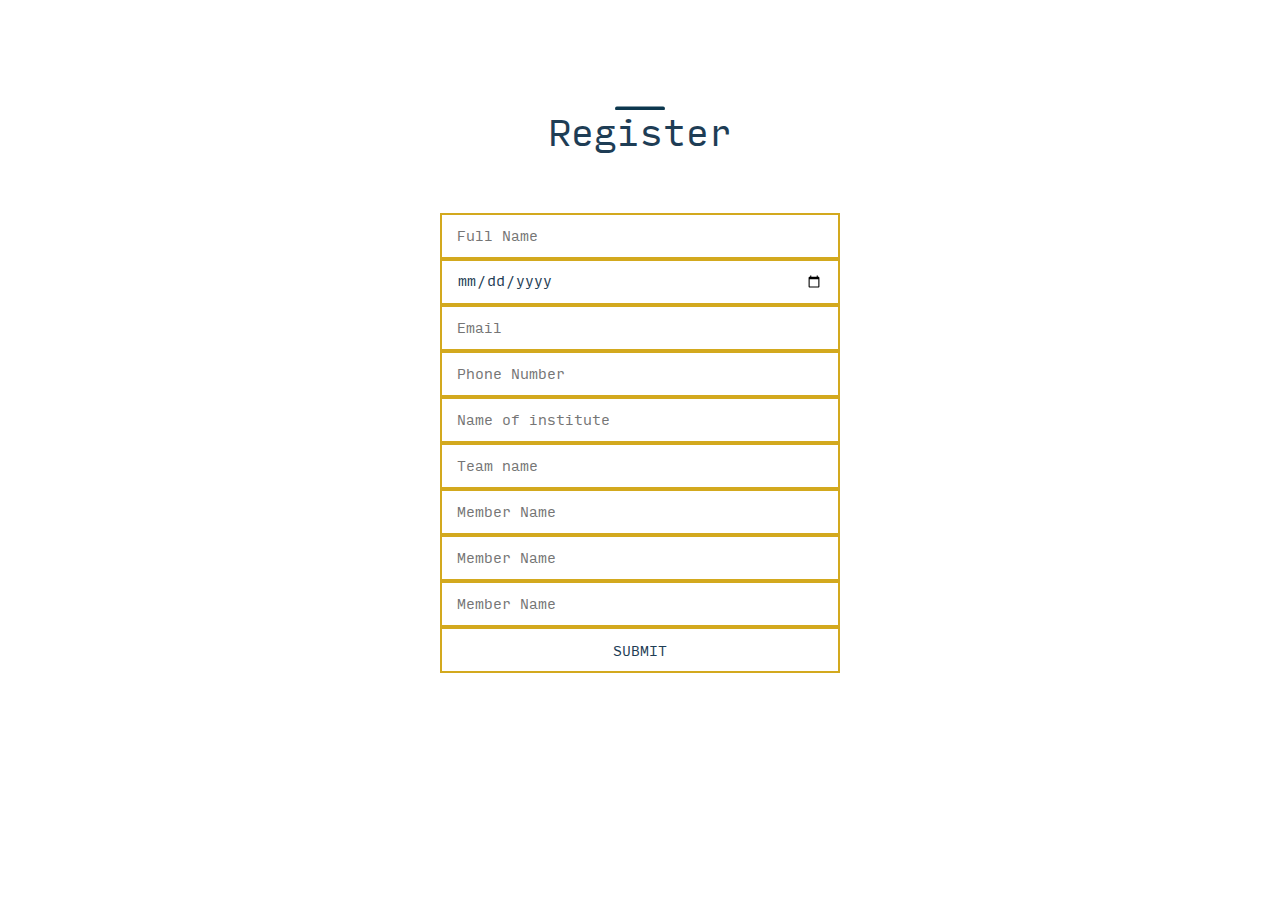
<file: Register.html>
<!DOCTYPE html>
<html>
<head>
	<title>Registeration</title>
     <link rel="icon" href="static/images/hacklogo.png"  />
    <link rel="stylesheet" type="text/css" href="static/styles/bootstrap.min.css">
    <link rel="stylesheet" href="static/styles/stylescb5b.css?201411290200" />
    <link rel="stylesheet" type="text/css" href="static/styles/fontawesome/css/font-awesome.min.css">
    <link rel="stylesheet" href="extra.css">
    <meta name="viewport" content="width=device-width, initial-scale=1.0, maximum-scale=1.0, user-scalable=no" />
    <meta name="theme-color" content="#FFC20D" />
</head>
<body>
    <section class="section-tickets" id="register">

    <div class="container">

      <h1>
        <div class="ticket-svg">
          <svg version="1.1" xmlns="http://www.w3.org/2000/svg" xmlns:xlink="http://www.w3.org/1999/xlink" x="0px" y="0px"
             viewBox="0 0 86 86.5" enable-background="new 0 0 86 86.5" xml:space="preserve">
          <g>
            <g class="wow ticket-svg-animation">
              <path fill="#FFCC06" stroke="#0C374E" stroke-width="5.9016" stroke-linecap="round" stroke-linejoin="round" stroke-miterlimit="10" d="
              M54.5,3c0,6.3-5.1,11.5-11.5,11.5c-6.3,0-11.5-5.1-11.5-11.5H14.3v80.4h57.3V3L54.5,3L54.5,3z"/>
            <polygon opacity="0.2" fill="#4C3F17" points="71.7,72.4 12.6,80.6 71.7,80.6   "/>
            <g>
              <path fill="#FFCB06" d="M27.9,68c-1.3,0-2.3-1-2.3-2.3V35.3c0-1.3,1-2.3,2.3-2.3h30.4c1.3,0,2.3,1,2.3,2.3v30.4
                c0,1.3-1,2.3-2.3,2.3H27.9z"/>
              <path fill="#0C374E" d="M58.3,35c0.2,0,0.3,0.1,0.3,0.3v30.4c0,0.2-0.1,0.3-0.3,0.3H27.9c-0.2,0-0.3-0.1-0.3-0.3V35.3
                c0-0.2,0.1-0.3,0.3-0.3H58.3 M58.3,31H27.9c-2.4,0-4.3,1.9-4.3,4.3v30.4c0,2.4,1.9,4.3,4.3,4.3h30.4c2.4,0,4.3-1.9,4.3-4.3V35.3
                C62.6,32.9,60.7,31,58.3,31L58.3,31z"/>
            </g>
            
            <g>
              <g>
                <line fill="none" stroke="#0C374E" stroke-width="6" stroke-linecap="round" stroke-linejoin="round" x1="14.3" y1="22.8" x2="16.3" y2="22.8"/>

                <line fill="none" stroke="#0C374E" stroke-width="6" stroke-linecap="round" stroke-linejoin="round" stroke-dasharray="4.1073,10.2682" x1="26.6" y1="22.8" x2="64.6" y2="22.8"/>

                <line fill="none" stroke="#0C374E" stroke-width="6" stroke-linecap="round" stroke-linejoin="round" x1="69.7" y1="22.8" x2="71.7" y2="22.8"/>
              </g>
            </g>
              </g>
            <line fill="none" stroke="#0C374E" stroke-width="6.3643" stroke-linecap="round" stroke-linejoin="round" stroke-miterlimit="10" x1="3.2" y1="83.3" x2="82.8" y2="83.3"/>
          </g>
          </svg>
        </div>
        Register
      </h1>

        <form class="signup-form animated fadeInUp" action="register.php" validate method="POST" >
          <div class="input-group">
            <input type="text" name="name" value="" placeholder="Full Name" required />
            <input type="date" name="dob" value="" placeholder="Date of Birth" required />
            <input type="email" name="email" value="" placeholder="Email" required />
            <input type="tel" name="phone" value="" placeholder="Phone Number" required />
            <input type="text" name="institute" value="" placeholder="Name of institute" required />
            <input type="text" name="team" value="" placeholder="Team name" required />
            <input type="text" name="member2" value="" placeholder="Member Name"  />
            <input type="text" name="member3" value="" placeholder="Member Name" />
            <input type="text" name="member4" value="" placeholder="Member Name"  />
            <input type="submit" name="submit" value="SUBMIT">
          </div>
          <input type="hidden" name="b_33875ea2facba4ce8d8bc0d66_8c9110b9d4" tabindex="-1" value="">
          <input type="hidden" name="subscribe" value="Subscribe" />
        </form>

      </div>

    </div>

  </section>
  <script
    src="https://code.jquery.com/jquery-1.11.1.min.js"
    integrity="sha256-VAvG3sHdS5LqTT+5A/aeq/bZGa/Uj04xKxY8KM/w9EE="
    crossorigin="anonymous"></script>
    <script>if( ! window.jQuery ) { document.write('<script src="js/jquery.min.html"><\/script>'); }</script>

    <script src="http://cdn.socket.io/socket.io-1.2.0.js"></script>
    <script src="static/js/scriptsbc8f.js?f=201411290200"></script>
    <script src="static/js/bootstrap.min.js"></script>


<script>
</body>
</html>
</file>
<file: extra.css>
.hack-logo
{
	margin : auto;
	width: 30%;
	max-height:50%;
}
</file>
<file: static/styles/stylescb5b.css>
@charset "UTF-8";
/* normalize.css v3.0.1 | MIT License | git.io/normalize */
/**
 * 1. Set default font family to sans-serif.
 * 2. Prevent iOS text size adjust after orientation change, without disabling
 *    user zoom.
 */
html {
  font-family: sans-serif;
  /* 1 */
  -ms-text-size-adjust: 100%;
  /* 2 */
  -webkit-text-size-adjust: 100%;
  /* 2 */ }

/**
 * Remove default margin.
 */
body {
  margin: 0; }

/* HTML5 display definitions
   ========================================================================== */
/**
 * Correct `block` display not defined for any HTML5 element in IE 8/9.
 * Correct `block` display not defined for `details` or `summary` in IE 10/11 and Firefox.
 * Correct `block` display not defined for `main` in IE 11.
 */
article,
aside,
details,
figcaption,
figure,
footer,
header,
hgroup,
main,
nav,
section,
summary {
  display: block; }

/**
 * 1. Correct `inline-block` display not defined in IE 8/9.
 * 2. Normalize vertical alignment of `progress` in Chrome, Firefox, and Opera.
 */
audio,
canvas,
progress,
video {
  display: inline-block;
  /* 1 */
  vertical-align: baseline;
  /* 2 */ }

/**
 * Prevent modern browsers from displaying `audio` without controls.
 * Remove excess height in iOS 5 devices.
 */
audio:not([controls]) {
  display: none;
  height: 0; }

/**
 * Address `[hidden]` styling not present in IE 8/9/10.
 * Hide the `template` element in IE 8/9/11, Safari, and Firefox < 22.
 */
[hidden],
template {
  display: none; }

/* Links
   ========================================================================== */
/**
 * Remove the gray background color from active links in IE 10.
 */
a {
  background: transparent; }

/**
 * Improve readability when focused and also mouse hovered in all browsers.
 */
a:active,
a:hover {
  outline: 0; }

/* Text-level semantics
   ========================================================================== */
/**
 * Address styling not present in IE 8/9/10/11, Safari, and Chrome.
 */
abbr[title] {
  border-bottom: 1px dotted; }

/**
 * Address style set to `bolder` in Firefox 4+, Safari, and Chrome.
 */
b,
strong {
  font-weight: bold; }

/**
 * Address styling not present in Safari and Chrome.
 */
dfn {
  font-style: italic; }

/**
 * Address variable `h1` font-size and margin within `section` and `article`
 * contexts in Firefox 4+, Safari, and Chrome.
 */
h1 {
  font-size: 2em;
  margin: 0.67em 0; }

/**
 * Address styling not present in IE 8/9.
 */
mark {
  background: #ff0;
  color: #000; }

/**
 * Address inconsistent and variable font size in all browsers.
 */
small {
  font-size: 80%; }

/**
 * Prevent `sub` and `sup` affecting `line-height` in all browsers.
 */
sub,
sup {
  font-size: 75%;
  line-height: 0;
  position: relative;
  vertical-align: baseline; }

sup {
  top: -0.5em; }

sub {
  bottom: -0.25em; }

/* Embedded content
   ========================================================================== */
/**
 * Remove border when inside `a` element in IE 8/9/10.
 */
img {
  border: 0; }

/**
 * Correct overflow not hidden in IE 9/10/11.
 */
svg:not(:root) {
  overflow: hidden; }

/* Grouping content
   ========================================================================== */
/**
 * Address margin not present in IE 8/9 and Safari.
 */
figure {
  margin: 1em 40px; }

/**
 * Address differences between Firefox and other browsers.
 */
hr {
  -moz-box-sizing: content-box;
  box-sizing: content-box;
  height: 0; }

/**
 * Contain overflow in all browsers.
 */
pre {
  overflow: auto; }

/**
 * Address odd `em`-unit font size rendering in all browsers.
 */
code,
kbd,
pre,
samp {
  font-family: monospace, monospace;
  font-size: 1em; }

/* Forms
   ========================================================================== */
/**
 * Known limitation: by default, Chrome and Safari on OS X allow very limited
 * styling of `select`, unless a `border` property is set.
 */
/**
 * 1. Correct color not being inherited.
 *    Known issue: affects color of disabled elements.
 * 2. Correct font properties not being inherited.
 * 3. Address margins set differently in Firefox 4+, Safari, and Chrome.
 */
button,
input,
optgroup,
select,
textarea {
  color: inherit;
  /* 1 */
  font: inherit;
  /* 2 */
  margin: 0;
  /* 3 */ }

/**
 * Address `overflow` set to `hidden` in IE 8/9/10/11.
 */
button {
  overflow: visible; }

/**
 * Address inconsistent `text-transform` inheritance for `button` and `select`.
 * All other form control elements do not inherit `text-transform` values.
 * Correct `button` style inheritance in Firefox, IE 8/9/10/11, and Opera.
 * Correct `select` style inheritance in Firefox.
 */
button,
select {
  text-transform: none; }

/**
 * 1. Avoid the WebKit bug in Android 4.0.* where (2) destroys native `audio`
 *    and `video` controls.
 * 2. Correct inability to style clickable `input` types in iOS.
 * 3. Improve usability and consistency of cursor style between image-type
 *    `input` and others.
 */
button,
html input[type="button"],
input[type="reset"],
input[type="submit"] {
  -webkit-appearance: button;
  /* 2 */
  cursor: pointer;
  /* 3 */ }

/**
 * Re-set default cursor for disabled elements.
 */
button[disabled],
html input[disabled] {
  cursor: default; }

/**
 * Remove inner padding and border in Firefox 4+.
 */
button::-moz-focus-inner,
input::-moz-focus-inner {
  border: 0;
  padding: 0; }

/**
 * Address Firefox 4+ setting `line-height` on `input` using `!important` in
 * the UA stylesheet.
 */
input {
  line-height: normal; }

/**
 * It's recommended that you don't attempt to style these elements.
 * Firefox's implementation doesn't respect box-sizing, padding, or width.
 *
 * 1. Address box sizing set to `content-box` in IE 8/9/10.
 * 2. Remove excess padding in IE 8/9/10.
 */
input[type="checkbox"],
input[type="radio"] {
  box-sizing: border-box;
  /* 1 */
  padding: 0;
  /* 2 */ }

/**
 * Fix the cursor style for Chrome's increment/decrement buttons. For certain
 * `font-size` values of the `input`, it causes the cursor style of the
 * decrement button to change from `default` to `text`.
 */
input[type="number"]::-webkit-inner-spin-button,
input[type="number"]::-webkit-outer-spin-button {
  height: auto; }

/**
 * 1. Address `appearance` set to `searchfield` in Safari and Chrome.
 * 2. Address `box-sizing` set to `border-box` in Safari and Chrome
 *    (include `-moz` to future-proof).
 */
input[type="search"] {
  -webkit-appearance: textfield;
  /* 1 */
  -moz-box-sizing: content-box;
  -webkit-box-sizing: content-box;
  /* 2 */
  box-sizing: content-box; }

/**
 * Remove inner padding and search cancel button in Safari and Chrome on OS X.
 * Safari (but not Chrome) clips the cancel button when the search input has
 * padding (and `textfield` appearance).
 */
input[type="search"]::-webkit-search-cancel-button,
input[type="search"]::-webkit-search-decoration {
  -webkit-appearance: none; }

/**
 * Define consistent border, margin, and padding.
 */
fieldset {
  border: 1px solid #c0c0c0;
  margin: 0 2px;
  padding: 0.35em 0.625em 0.75em; }

/**
 * 1. Correct `color` not being inherited in IE 8/9/10/11.
 * 2. Remove padding so people aren't caught out if they zero out fieldsets.
 */
legend {
  border: 0;
  /* 1 */
  padding: 0;
  /* 2 */ }

/**
 * Remove default vertical scrollbar in IE 8/9/10/11.
 */
textarea {
  overflow: auto; }

/**
 * Don't inherit the `font-weight` (applied by a rule above).
 * NOTE: the default cannot safely be changed in Chrome and Safari on OS X.
 */
optgroup {
  font-weight: bold; }

/* Tables
   ========================================================================== */
/**
 * Remove most spacing between table cells.
 */
table {
  border-collapse: collapse;
  border-spacing: 0; }

td,
th {
  padding: 0; }

@font-face {
  font-family: 'InputMono';
  src: url("fonts/inputmono-regular-webfont.eot");
  src: url("fonts/inputmono-regular-webfontd41d.eot?#iefix") format("embedded-opentype"), url("fonts/inputmono-regular-webfont.woff") format("woff"), url("fonts/inputmono-regular-webfont.ttf") format("truetype");
  font-weight: normal;
  font-style: normal; }
@font-face {
  font-family: 'InputMono';
  src: url("fonts/inputmono-bold-webfont.eot");
  src: url("fonts/inputmono-bold-webfontd41d.eot?#iefix") format("embedded-opentype"), url("fonts/inputmono-bold-webfont.woff") format("woff"), url("fonts/inputmono-bold-webfont.ttf") format("truetype");
  font-weight: bold;
  font-style: normal; }
html, body {
  margin: 0;
  padding: 0;
  font-family: "InputMono", "Consolas", "Lucida Console", "Courier", monospace;
  font-size: 14px;
  line-height: 160%;
  color: #1e3d55;
  min-height: 100%;
  height: 100%; }

input, textarea, select, button {
  font-family: "InputMono", "Consolas", "Lucida Console", "Courier", monospace;
  font-size: 14px;
  line-height: 160%; }

*, *:before, *:after {
  -moz-box-sizing: border-box;
  -webkit-box-sizing: border-box;
  box-sizing: border-box; }

input:focus, textarea:focus, select:focus, button:focus, a:focus {
  outline: none; }

.container {
  max-width: 1010px;
  padding: 0 30px;
  margin: 0 auto; }
  .container:after {
    content: "\0020";
    display: block;
    height: 0;
    clear: both;
    visibility: hidden; }

html {
  overflow-y: scroll; }

h1, h2, h3, h4, h5, h6, p, ul, ol {
  line-height: 100%;
  margin: 0;
  font-weight: normal; }

h1 {
  text-align: center;
  font-size: 36px; }
  h1 .large-icon {
    display: block;
    margin: 0 auto;
    margin-bottom: 10px; }

p {
  text-align: center;
  line-height: 160%; }

a {
  text-decoration: none;
  cursor: pointer; }
  a:hover {
    text-decoration: underline; }

code {
  display: block;
  font-family: "InputMono", "Consolas", "Lucida Console", "Courier", monospace;
  color: #d3a91e;
  font-size: 14px; }

ul.block-list, .speaker-list, .talk-list li, .talk-list li .subject, .details li {
  display: block;
  margin: 0;
  padding: 0;
  list-style: none; }
  ul.block-list:before, .speaker-list:before, .talk-list li:before, .talk-list li .subject:before, .housing-list:before, ul.block-list:after, .speaker-list:after, .talk-list li:after, .talk-list li .subject:after, .housing-list:after {
    content: ".";
    display: block;
    height: 0;
    overflow: hidden; }
  ul.block-list:after, .speaker-list:after, .talk-list li:after, .talk-list li .subject:after, .housing-list:after {
    clear: both; }

.screenreader {
  position: absolute;
  left: -9999px;
  top: auto;
  width: 1px;
  height: 1px;
  overflow: hidden; }

a.button, button.button {
  display: inline-block;
  cursor: pointer;
  text-decoration: none;
  border: none;
  background: #ffca00;
  color: #1e3d55;
  font-size: 18px;
  font-weight: bold;
  padding: 29px 35px 31px;
  text-align: center;
  -webkit-transition: background-color 200ms cubic-bezier(0.17, 0.67, 0.83, 0.67);
  -moz-transition: background-color 200ms cubic-bezier(0.17, 0.67, 0.83, 0.67);
  -ms-transition: background-color 200ms cubic-bezier(0.17, 0.67, 0.83, 0.67);
  -o-transition: background-color 200ms cubic-bezier(0.17, 0.67, 0.83, 0.67);
  transition: background-color 200ms cubic-bezier(0.17, 0.67, 0.83, 0.67); }
  a.button.button-primary, button.button.button-primary {
    background: #214760;
    color: #ffca00; }
    a.button.button-primary:hover, a.button.button-primary:focus, button.button.button-primary:hover, button.button.button-primary:focus {
      background: #285573; }
  a.button.button-secondary, a.button.button-cta, button.button.button-secondary, button.button.button-cta {
    background: #ffca00;
    color: #1e3d55; }
    a.button.button-secondary:hover, a.button.button-cta:hover, a.button.button-secondary:focus, a.button.button-cta:focus, button.button.button-secondary:hover, button.button.button-cta:hover, button.button.button-secondary:focus, button.button.button-cta:focus {
      background: #ffd533; }
  a.button.button-disabled, button.button.button-disabled {
    cursor: default;
    background: #bcc7cf;
    color: #657c8d; }
    a.button.button-disabled:hover, a.button.button-disabled:focus, button.button.button-disabled:hover, button.button.button-disabled:focus {
      background: #bcc7cf; }
  a.button.button-cta, button.button.button-cta {
    border: 2px solid #214760;
    border-radius: 3px; }

.cta-holder {
  text-align: center;
  padding: 0; }

svg {
  max-height: 100%; }

.sprite, .icon, .large-icon, .illustration-tickets .button:before {
  background: url(images/sprited756.png?20141025) no-repeat -1000px -1000px;
  background-size: 500px 250px;
  display: inline-block;
  overflow: hidden;
  vertical-align: top; }
  .sprite.logo, .logo.icon, .logo.large-icon, .illustration-tickets .logo.button:before {
    width: 207px;
    height: 100px;
    background-position: 0 0; }

@media (-webkit-min-device-pixel-ratio: 2), (min-resolution: 192dpi) {
  .sprite, .icon, .large-icon, .illustration-tickets .button:before {
    background-image: url(images/sprite%402xd756.png?20141025); } }
.icon {
  width: 20px;
  height: 20px; }
  .icon.icon-date {
    background-position: 0px -110px; }
  .icon.icon-place {
    background-position: -30px -110px; }
  .icon.icon-video {
    width: 25px;
    background-position: -60px -110px; }
  .icon.icon-tickets-yellow {
    width: 25px;
    background-position: -90px -110px; }
  .icon.icon-game {
    width: 18px;
    height: 25px;
    margin-top: -3px;
    background-position: -200px -110px; }
  .icon.icon-star {
    background-position: -128px -109px; }
  .icon.icon-send-yellow {
    width: 25px;
    height: 23px;
    background-position: -160px -110px; }

.large-icon {
  width: 50px;
  height: 55px; }
  .large-icon.icon-speakers {
    width: 70px;
    background-position: 2px -150px; }
  .large-icon.icon-calendar {
    background-position: -78px -150px; }
  .large-icon.icon-tickets {
    background-position: -138px -150px; }
  .large-icon.icon-housing {
    background-position: -208px -150px; }
  .large-icon.icon-sponsors {
    background-position: -277px -150px; }
  .large-icon.icon-party {
    background-position: -350px -150px; }
  .large-icon.icon-nodejs {
    background-position: -414px -150px; }

@media only screen and (-webkit-min-device-pixel-ratio: 2), only screen and (min--moz-device-pixel-ratio: 2), only screen and (-o-min-device-pixel-ratio: 2 / 1), only screen and (min-device-pixel-ratio: 2), only screen and (min-resolution: 192dpi), only screen and (min-resolution: 2dppx) {
  .sprite, .icon, .large-icon, .illustration-tickets .button:before {
    background-image: url(images/sprite%402xd756.png?20141025);
    -webkit-background-size: 500px 250px;
    -moz-background-size: 500px 250px;
    -ms-background-size: 500px 250px;
    -o-background-size: 500px 250px;
    background-size: 500px 250px; } }
.section-header {
  text-align: center; }
  .section-header .logo {
    margin-bottom: 50px; }
  .section-header address {
    margin-bottom: 32px;
    padding-top: 4px;
    font-size: 18px;
    font-style: normal; }
  .section-header time,
  .section-header .adr {
    margin: 0 3px; }
  .section-header time {
    color: #585549; }
  .section-header .adr {
    color: #1e3d55; }
  .section-header .hello {
    margin-bottom: 25px;
    font-size: 36px;
    font-weight: bold; }
  .section-header code {
    margin-bottom: 32px; }

.intro-holder {
  padding-top: 24px;
  background: #ffc20d url(images/illustration-sky.png) no-repeat 50% 100%;
  position: relative; }
  .intro-holder > .container {
    position: relative; }

h1.logo {
  display: block;
  margin: 0 auto; }

.main-menu {
  position: relative;
  max-width: 402px;
  margin: 0 auto;
  padding-bottom: 37px; }
  .main-menu .tickets,
  .main-menu .video {
    position: absolute;
    top: 0;
    width: 202px;
    border: 2px solid #d3a91e; }
    .main-menu .tickets .button,
    .main-menu .video .button {
      display: block;
      width: 100%;
      padding-left: 10px;
      padding-right: 10px;
      height: 77px; }
  .main-menu .tickets {
    left: 0; }
  .main-menu .video {
    right: 0; }

.countdown {
  margin: 0 200px;
  overflow: hidden;
  text-align: center; }
  .countdown .counter {
    width: 25%;
    float: left;
    border: 1px solid #d3a91e;
    border-top-width: 2px;
    border-bottom-width: 2px;
    font-size: 18px;
    font-weight: bold;
    line-height: 27px;
    text-transform: uppercase;
    color: #d3a91e; }
    .countdown .counter strong {
      display: block;
      color: #214760;
      height: 79px;
      font-size: 38px;
      line-height: 83px;
      overflow: hidden;
      border-bottom: 2px solid #d3a91e;
      margin-bottom: 2px; }
    .countdown .counter:first-child {
      border-left-width: 2px; }
    .countdown .counter:last-child {
      border-right-width: 2px; }

.illustration-holder {
  border-top: 2px solid #0e374e;
  background: #214760;
  z-index: 10; }

.illustration {
  position: relative;
  background: url(images/illustration.png) no-repeat 50% 0%;
  margin-top: -39px;
  height: 590px;
  padding: 1px; }
  .illustration .obelisk {
    position: absolute;
    background: url(images/obelisk.png) no-repeat 0 0;
    width: 43px;
    height: 215px;
    top: -60px;
    left: 50%;
    margin-left: -21.5px; }

.global-stats {
  max-width: 980px;
  margin: 0 auto;
  color: white;
  text-align: center;
  overflow: hidden;
  padding-bottom: 30px; }
  .global-stats .stat {
    margin: 0;
    width: 25%;
    float: left; }
    .global-stats .stat:first-child .stat-number {
      border-left: 2px solid #0e374e; }
    .global-stats .stat .stat-number {
      background: #298b93;
      padding: 33px 5px 33px 5px;
      border: 2px solid #0e374e;
      border-left: none;
      font-weight: bold; }
      .global-stats .stat .stat-number strong {
        display: block;
        font-size: 58px;
        line-height: 100%; }
    .global-stats .stat figcaption {
      font-size: 14px;
      color: #00c2d3;
      padding: 25px 10px; }

.signup-form {
  max-width: 400px;
  margin: 0 auto;
  margin-bottom: 30px; }
  .signup-form .input-group {
    display: table;
    width: 100%; }
  .signup-form input {
    display: table-cell;
    padding: 13px 15px;
    width: 100%;
    height: 46px;
    margin: 0;
    line-height: 20px;
    background: white;
    border: 2px solid #d3a91e;
    vertical-align: top; }
  .signup-form .submit {
    display: table-cell;
    width: 1%;
    vertical-align: top; }
  .signup-form button {
    display: block;
    cursor: pointer;
    height: 46px;
    padding: 0px 10px;
    margin: 0;
    border: 2px solid #d3a91e;
    color: #ffca00;
    font-weight: bold;
    background: #d3a91e;
    border-left: none;
    vertical-align: top; }
    .signup-form button:hover, .signup-form button:focus {
      background: #dfb321; }

/* Attack of the Drones */
/* Styles for Attack of the Drones */
#game-holder {
  position: relative;
  background: #ffc20d;
  z-index: 10; }

#game-holder > img {
  position: absolute;
  z-index: 0;
  bottom: 0; }

#invaders-game {
  position: relative;
  background: rgba(255, 194, 13, 0.85); }

#game-instructions {
  position: absolute;
  display: none;
  top: 50%;
  left: 50%;
  width: 600px;
  margin-left: -300px;
  text-align: center;
  color: #ffffff;
  font-family: InputMono;
  z-index: 100;
  font-size: 26px;
  line-height: 160%; }

#game-score {
  position: absolute;
  top: 20px;
  left: 50%;
  width: 180px;
  margin-left: -90px;
  text-align: center;
  color: #223F59;
  font-family: InputMono;
  border: 2px solid #223F59;
  z-index: 100;
  /*background: rgba(255,255,255,0.1);*/ }

#game-score-text {
  font-size: 32px;
  line-height: 110%;
  font-weight: bold;
  padding: 10px 10px 0px 10px; }

#game-score .score-text {
  font-size: 14px;
  text-transform: uppercase;
  padding-bottom: 10px; }

#game-score p {
  line-height: 110%;
  font-size: 16px;
  padding-bottom: 9px; }

.game-friends-title {
  line-height: 140%;
  font-weight: bold;
  background: rgba(34, 63, 89, 0.85);
  padding: 8px 0px 5px 0px;
  color: #fff; }

.game-friends-text {
  padding-top: 5px;
  line-height: 140%;
  font-size: 12px;
  font-weight: normal;
  background: rgba(34, 63, 89, 0.85);
  padding: 0 0 5px 0;
  color: #fff; }

#game-progress {
  position: absolute;
  left: 0;
  right: 0;
  top: 0;
  z-index: 100; }

#game-progress-bar {
  position: relative;
  box-sizing: border-box;
  min-width: 90px;
  width: 0%;
  height: 18px;
  padding-right: 15px;
  font-size: 9px;
  line-height: 21px;
  text-transform: uppercase;
  color: #fff;
  font-weight: bold;
  text-align: right;
  font-family: InputMono;
  background: rgba(34, 63, 89, 0.85);
  white-space: nowrap;
  -webkit-transition: width 0.2s ease-out;
  transition: width 0.2s ease-out; }

#game-progress-bar::after {
  position: absolute;
  content: "";
  top: 0px;
  right: -12px;
  width: 23px;
  height: 18px;
  background: url(../game_assets/ui/input.png) no-repeat 50% 50%;
  background-size: 23px 18px; }

#game-overlay, #game-over {
  position: absolute;
  top: 0;
  bottom: 0;
  left: 0;
  right: 0;
  z-index: 10;
  color: #fff;
  text-align: center;
  font-family: InputMono;
  background: rgba(255, 198, 25, 0.7);
  z-index: 200; }

#game-overlay {
  display: block; }

#game-over {
  display: none; }

#game-over .game-over-share {
  padding-top: 10px; }
#game-over a.share-twitter {
  display: inline-block;
  font-size: 20px;
  line-height: 36px;
  font-weight: bold;
  color: #00B2EF;
  border: 2px solid #00B2EF;
  padding: 0px 10px;
  text-decoration: none; }
  #game-over a.share-twitter:hover {
    background: rgba(0, 178, 239, 0.09); }
#game-over a.share-facebook {
  display: inline-block;
  font-size: 20px;
  line-height: 36px;
  font-weight: bold;
  color: #34579A;
  border: 2px solid #34579A;
  padding: 0px 10px;
  text-decoration: none; }
  #game-over a.share-facebook:hover {
    background: rgba(52, 87, 154, 0.11); }

#game-overlay .game-ui-container, #game-over .game-ui-container {
  box-sizing: border-box;
  max-width: 399px;
  margin: 10px auto 0 auto;
  z-index: 10;
  background: #ffffff; }

#game-over .game-ui-container {
  margin-top: 200px; }

.game-signup {
  display: block; }

.game-signup figure {
  background: #214760; }

.game-signup figure, .game-signup img {
  display: block;
  margin: 0; }

.game-signup form {
  padding: 20px;
  position: relative; }

.game-signup form[disabled] {
  background: url(../game_assets/ui/loading.gif) no-repeat 50% 35%; }
  .game-signup form[disabled] input, .game-signup form[disabled] button {
    visibility: hidden; }
  .game-signup form[disabled]::after {
    position: absolute;
    bottom: 15%;
    left: 0px;
    width: 100%;
    content: "... Loading Game ...";
    text-align: center;
    color: #303030; }

.game-signup input {
  box-sizing: border-box;
  width: 100%;
  padding: 10px 15px;
  font-size: 18px;
  line-height: 26px;
  margin-bottom: 20px;
  padding-left: 50px;
  background: url(../game_assets/ui/input.png) no-repeat 10px 10px;
  border: 2px solid #1e3e55;
  color: #1e3e55; }

.game-signup button {
  box-sizing: border-box;
  display: block;
  width: 100%;
  background: #334F6E;
  border: none;
  color: #ffffff;
  text-align: center;
  text-transform: uppercase;
  font-size: 16px;
  font-weight: bold;
  line-height: 18px;
  padding: 14px 15px; }

.game-signup button:hover {
  background: #1e3e55; }

.game-over .game-over-title {
  background: #213F5A;
  text-align: left;
  font-size: 16px;
  line-height: 110%;
  font-weight: normal;
  padding: 10px 15px; }

.game-over .game-over-text {
  box-sizing: border-box;
  font-size: 24px;
  line-height: 140%;
  font-weight: bold;
  color: #213F5A;
  text-align: left;
  padding: 20px 15px 20px 100px;
  min-height: 100px;
  background: url(../game_assets/ui/error.png) no-repeat 20px 20px; }

.game-over .game-over-continue {
  display: block;
  font-size: 16px;
  color: #213F5A;
  background: #ebeff0;
  padding: 10px 15px; }

.game-signup figure {
  position: relative; }
.game-signup .game-title {
  position: absolute;
  bottom: 30px;
  left: 0;
  right: 0;
  font-size: 18px;
  line-height: 29px; }
.game-signup .game-detail {
  position: absolute;
  bottom: 3px;
  left: 0;
  right: 0;
  font-size: 12px;
  line-height: 29px; }

.intro-holder {
  background: #ffc20d;
  padding-top: 0px;
  min-height: 560px;
  z-index: 0; }
  .intro-holder > .container {
    padding-top: 24px;
    z-index: 900; }

#game-holder {
  position: absolute;
  background: #ffc20d;
  z-index: 10;
  height: 560px;
  top: 0;
  left: 0;
  right: 0;
  bottom: 0; }

#game-score {
  display: none; }

#game-progress {
  display: none; }

.game-signup {
  display: none; }

.section-speakers {
  background: white;
  color: #1e3d55;
  padding: 60px 0; }
  .section-speakers h1 {
    margin-bottom: 30px; }
  .section-speakers .speaker-svg {
    display: block;
    position: relative; }
    .section-speakers .speaker-svg svg {
      max-width: 70px; }
  .section-speakers .signup-form {
    margin-top: 30px; }
  .section-speakers .cta-holder {
    margin-top: 45px; }

.speaker-list {
  padding: 2px 4px 0 12px;
  margin: 40px -20px; }

.speaker {
  display: block;
  width: 50%;
  float: left;
  min-height: 132px;
  border: 2px solid #bcc7cf;
  margin: -2px 0 0 -2px; }
  .speaker figure {
    float: left;
    margin: 0;
    position: relative;
    width: 128px;
    height: 128px; }
    .speaker figure img {
      display: block;
      width: 100%;
      height: 100%; }
  .speaker .flag {
    position: absolute;
    top: 0;
    left: 0; }
  .speaker .icon-nodejs {
    position: absolute;
    top: 65px;
    left: -26px;
    z-index: 10; }
  .speaker .description {
    margin-left: 128px;
    padding: 17px 20px 0 20px; }
  .speaker .name {
    min-height: 85px; }
  .speaker h2 {
    font-size: 18px;
    margin-bottom: 6px;
    font-weight: bold;
    text-align: left; }
  .speaker p {
    font-size: 17px;
    text-align: left; }
  .speaker .social {
    padding-bottom: 10px; }
  .speaker a.facebook {
    color: #133783; }
  .speaker a.twitter {
    color: #55acee; }
  .speaker a.github {
    color: #212121; }
  .speaker.full-width {
    margin-right: 4px;
    width: auto;
    float: none;
    clear: both; }
  .speaker.keynote-speaker {
    min-height: 164px; }
    .speaker.keynote-speaker h2 {
      font-size: 22px; }
      .speaker.keynote-speaker h2 em {
        font-size: 13px;
        font-weight: normal;
        font-style: normal;
        display: inline-block;
        background: #264d7e;
        color: white;
        padding: 2px 8px;
        border-radius: 3px;
        vertical-align: top;
        margin-top: -3px;
        margin-left: 10px; }
    .speaker.keynote-speaker p.talk {
      font-size: 15px;
      margin-top: 6px; }
    .speaker.keynote-speaker .name {
      min-height: 115px; }
    .speaker.keynote-speaker figure {
      width: 160px;
      height: 160px; }
    .speaker.keynote-speaker .description {
      margin-left: 160px; }
  .speaker.speaker-teaser {
    padding: 47px 20px 0 20px;
    background: #bcc7cf; }
    .speaker.speaker-teaser h2 {
      text-align: center;
      line-height: 140%; }

.flag {
  width: 30px;
  height: 30px;
  overflow: hidden;
  background: url(images/flagsec70.png?20141017) no-repeat -1000px -1000px;
  background-size: 300px 30px;
  z-index: 10; }
  .flag.flag-argentina {
    background-position: 0px 0px; }
  .flag.flag-usa {
    background-position: -30px 0px; }
  .flag.flag-brazil {
    background-position: -60px 0px; }
  .flag.flag-spain {
    background-position: -90px 0px; }
  .flag.flag-switzerland {
    background-position: -120px 0px; }
  .flag.flag-colombia {
    background-position: -150px 0px; }
  .flag.flag-bulgary {
    background-position: -180px 0px; }
  .flag.flag-uruguay {
    background-position: -210px 0px; }

.section-calendar {
  background: #214760;
  color: white;
  padding: 60px 0; }
  .section-calendar h1 {
    margin-bottom: 40px; }

.agenda-svg {
  display: block;
  position: relative; }
  .agenda-svg svg {
    max-width: 50px; }

.talk-list {
  position: relative;
  padding: 0; }
  .talk-list:after {
    content: "";
    width: 2px;
    background: #0e374e;
    position: absolute;
    top: 4px;
    bottom: 4px;
    left: 50%;
    margin-left: -1px;
    z-index: 1; }
  .talk-list li {
    position: relative;
    z-index: 3;
    margin-bottom: 30px; }
    .talk-list li:before {
      content: "";
      position: absolute;
      top: 3px;
      left: 49.5%;
      border: 2px solid #0e374e;
      display: block;
      width: 10px;
      height: 10px;
      background: #214760;
      z-index: 2; }
    .talk-list li .break-icon,
    .talk-list li .checkin-icon,
    .talk-list li .party-icon {
      width: 47.5px;
      height: 27.5px;
      position: absolute;
      top: -6px;
      left: 50%;
      margin-left: -24px;
      z-index: 100; }
      .talk-list li .break-icon:after,
      .talk-list li .checkin-icon:after,
      .talk-list li .party-icon:after {
        content: "";
        width: 175px;
        height: 25px;
        background: #ffca00;
        position: absolute;
        top: 1px;
        left: 50%;
        z-index: -10; }
      .talk-list li .break-icon svg,
      .talk-list li .checkin-icon svg,
      .talk-list li .party-icon svg {
        width: 100%;
        height: 100%; }
    .talk-list li .party-icon {
      top: -14px;
      width: 32px;
      height: 40px;
      margin-left: -13px; }
      .talk-list li .party-icon:after {
        top: 11px; }
    .talk-list li .break-icon {
      width: 37px;
      height: 37px;
      top: -7px;
      margin-left: -17px; }
      .talk-list li .break-icon:after {
        top: 5px; }
    .talk-list li .more {
      width: 30px;
      height: 30px;
      right: -2px;
      position: absolute;
      bottom: -2px;
      border: 2px solid #0e374e;
      color: #ffca00;
      text-align: center;
      line-height: 30px;
      font-size: 1.5em;
      text-decoration: none; }
      .talk-list li .more:hover {
        text-decoration: none; }
    .talk-list li .time {
      width: 49.5%;
      float: left;
      text-align: right;
      padding-right: 30px;
      -webkit-transition: padding-right ease-in-out 0.25s, -webkit-transform 0.25s ease-in-out;
      -moz-transition: padding-right ease-in-out 0.25s, -moz-transform 0.25s ease-in-out;
      transition: padding-right ease-in-out 0.25s, transform 0.25s ease-in-out; }
      .talk-list li .time span {
        background: #ff4a25;
        font-size: 0.8em;
        padding: 0 7px;
        position: relative; }
        .talk-list li .time span:after {
          content: "";
          border: 5px solid transparent;
          border-left: 5px solid #ff4a25;
          display: block;
          position: absolute;
          height: 0;
          width: 0;
          left: 100%;
          top: 4px; }
    .talk-list li .actions {
      position: absolute;
      left: 100%;
      top: 0; }
      .talk-list li .actions a {
        margin-top: -2px;
        display: block; }
      .talk-list li .actions .md-close {
        background: url(images/close-button.png) no-repeat center;
        border: 2px solid #0e374e;
        width: 50px;
        height: 50px;
        display: block;
        padding: 0;
        margin-bottom: 100px; }
      .talk-list li .actions .share {
        display: block;
        width: 127px;
        height: 50px;
        line-height: 50px;
        text-align: center;
        font-size: 1em;
        border: 2px solid #0e374e; }
        .talk-list li .actions .share.twitter {
          color: #55acee; }
        .talk-list li .actions .share.facebook {
          color: #5a86e5; }
    .talk-list li .subject {
      width: 49.5%;
      float: right;
      padding-left: 30px;
      -webkit-transition: -webkit-transform 0.25s ease-in-out;
      -moz-transition: -moz-transform 0.25s ease-in-out;
      transition: transform 0.25s ease-in-out;
      position: relative;
      z-index: 5; }
      .talk-list li .subject.icon {
        color: #0e374e;
        font-size: 12px;
        z-index: 100; }
        .talk-list li .subject.icon h5 {
          line-height: 19px; }
        .talk-list li .subject.icon.party h5 {
          line-height: 20px; }
        .talk-list li .subject.icon.break h5 {
          line-height: 23px; }
      .talk-list li .subject .description {
        min-height: 96px;
        border: 2px solid #0e374e;
        padding: 15px 15px 0px 15px;
        margin-left: 92px;
        position: relative;
        cursor: pointer;
        background: #214760; }
        .talk-list li .subject .description h5 {
          margin-bottom: 10px;
          font-size: 19px; }
      .talk-list li .subject .avatar {
        border: 2px solid #0e374e;
        position: absolute;
        top: -2px;
        left: -96px; }
    .talk-list li h5 {
      font-size: 1.15em;
      line-height: 1.15em; }
    .talk-list li h6 {
      font-size: 1em;
      color: #179e7b;
      margin-bottom: 10px; }
      .talk-list li h6 .pill {
        background: #179e7b;
        color: white;
        font-size: 0.75em;
        text-transform: uppercase;
        padding: 0 5px; }
    .talk-list li .details {
      visibility: hidden;
      opacity: 0;
      max-height: 0;
      -webkit-transition: visibility ease-in-out 0.5s, opacity ease-in-out 0.5s, max-height ease-in-out 0.5s;
      -moz-transition: visibility ease-in-out 0.5s, opacity ease-in-out 0.5s, max-height ease-in-out 0.5s;
      transition: visibility ease-in-out 0.5s, opacity ease-in-out 0.5s, max-height ease-in-out 0.5s; }
      .talk-list li .details p {
        text-align: left;
        font-size: 1em;
        padding: 10px 0; }
      .talk-list li .details h6 {
        color: #ffca00; }
        .talk-list li .details h6 a {
          color: #ffca00;
          text-decoration: none; }
    .talk-list li.open .subject, .talk-list li.open .time {
      -webkit-transform: translateX(-127px);
      -moz-transform: translateX(-127px);
      transform: translateX(-127px); }
    .talk-list li.open .description {
      cursor: text; }
    .talk-list li.open:before {
      opacity: 0; }
    .talk-list li.open .time {
      padding-right: 0; }
    .talk-list li.open .details {
      opacity: 1;
      visibility: visible;
      max-height: 12000px; }
    .talk-list li.open .more {
      display: none; }
    .talk-list li.open .actions {
      display: block; }
    .talk-list li.highlight .subject .description,
    .talk-list li.highlight .avatar,
    .talk-list li.highlight .more,
    .talk-list li.highlight .actions a, .talk-list li.highlight:before {
      border: 2px solid #ffca00; }
    .talk-list li.highlight .more {
      color: #ffca00; }
    .talk-list li.odd .time {
      float: right;
      text-align: left;
      padding-left: 30px;
      padding-right: 0; }
    .talk-list li.odd .subject {
      float: left;
      padding-left: 0;
      padding-right: 30px; }
      .talk-list li.odd .subject .description {
        margin-left: 0;
        margin-right: 92px; }
      .talk-list li.odd .subject .avatar {
        left: auto;
        right: -96px; }
    .talk-list li.odd .actions {
      left: auto;
      right: 100%; }
    .talk-list li.odd.open .subject, .talk-list li.odd.open .time {
      -webkit-transform: translateX(128px);
      -moz-transform: translateX(128px);
      transform: translateX(128px); }
    .talk-list li.odd.open .time {
      padding-left: 0; }
      .talk-list .details li{
        list-style-type: none;
      }

.event-starts-0800 {
  left: 0%; }

.event-ends-0800 {
  right: 100%; }

.event-starts-0805 {
  left: 0.55556%; }

.event-ends-0805 {
  right: 99.44444%; }

.event-starts-0810 {
  left: 1.11111%; }

.event-ends-0810 {
  right: 98.88889%; }

.event-starts-0815 {
  left: 1.66667%; }

.event-ends-0815 {
  right: 98.33333%; }

.event-starts-0820 {
  left: 2.22222%; }

.event-ends-0820 {
  right: 97.77778%; }

.event-starts-0825 {
  left: 2.77778%; }

.event-ends-0825 {
  right: 97.22222%; }

.event-starts-0830 {
  left: 3.33333%; }

.event-ends-0830 {
  right: 96.66667%; }

.event-starts-0835 {
  left: 3.88889%; }

.event-ends-0835 {
  right: 96.11111%; }

.event-starts-0840 {
  left: 4.44444%; }

.event-ends-0840 {
  right: 95.55556%; }

.event-starts-0845 {
  left: 5%; }

.event-ends-0845 {
  right: 95%; }

.event-starts-0850 {
  left: 5.55556%; }

.event-ends-0850 {
  right: 94.44444%; }

.event-starts-0855 {
  left: 6.11111%; }

.event-ends-0855 {
  right: 93.88889%; }

.event-starts-0900 {
  left: 6.66667%; }

.event-ends-0900 {
  right: 93.33333%; }

.event-starts-0905 {
  left: 7.22222%; }

.event-ends-0905 {
  right: 92.77778%; }

.event-starts-0910 {
  left: 7.77778%; }

.event-ends-0910 {
  right: 92.22222%; }

.event-starts-0915 {
  left: 8.33333%; }

.event-ends-0915 {
  right: 91.66667%; }

.event-starts-0920 {
  left: 8.88889%; }

.event-ends-0920 {
  right: 91.11111%; }

.event-starts-0925 {
  left: 9.44444%; }

.event-ends-0925 {
  right: 90.55556%; }

.event-starts-0930 {
  left: 10%; }

.event-ends-0930 {
  right: 90%; }

.event-starts-0935 {
  left: 10.55556%; }

.event-ends-0935 {
  right: 89.44444%; }

.event-starts-0940 {
  left: 11.11111%; }

.event-ends-0940 {
  right: 88.88889%; }

.event-starts-0945 {
  left: 11.66667%; }

.event-ends-0945 {
  right: 88.33333%; }

.event-starts-0950 {
  left: 12.22222%; }

.event-ends-0950 {
  right: 87.77778%; }

.event-starts-0955 {
  left: 12.77778%; }

.event-ends-0955 {
  right: 87.22222%; }

.event-starts-1000 {
  left: 13.33333%; }

.event-ends-1000 {
  right: 86.66667%; }

.event-starts-1005 {
  left: 13.88889%; }

.event-ends-1005 {
  right: 86.11111%; }

.event-starts-1010 {
  left: 14.44444%; }

.event-ends-1010 {
  right: 85.55556%; }

.event-starts-1015 {
  left: 15%; }

.event-ends-1015 {
  right: 85%; }

.event-starts-1020 {
  left: 15.55556%; }

.event-ends-1020 {
  right: 84.44444%; }

.event-starts-1025 {
  left: 16.11111%; }

.event-ends-1025 {
  right: 83.88889%; }

.event-starts-1030 {
  left: 16.66667%; }

.event-ends-1030 {
  right: 83.33333%; }

.event-starts-1035 {
  left: 17.22222%; }

.event-ends-1035 {
  right: 82.77778%; }

.event-starts-1040 {
  left: 17.77778%; }

.event-ends-1040 {
  right: 82.22222%; }

.event-starts-1045 {
  left: 18.33333%; }

.event-ends-1045 {
  right: 81.66667%; }

.event-starts-1050 {
  left: 18.88889%; }

.event-ends-1050 {
  right: 81.11111%; }

.event-starts-1055 {
  left: 19.44444%; }

.event-ends-1055 {
  right: 80.55556%; }

.event-starts-1100 {
  left: 20%; }

.event-ends-1100 {
  right: 80%; }

.event-starts-1105 {
  left: 20.55556%; }

.event-ends-1105 {
  right: 79.44444%; }

.event-starts-1110 {
  left: 21.11111%; }

.event-ends-1110 {
  right: 78.88889%; }

.event-starts-1115 {
  left: 21.66667%; }

.event-ends-1115 {
  right: 78.33333%; }

.event-starts-1120 {
  left: 22.22222%; }

.event-ends-1120 {
  right: 77.77778%; }

.event-starts-1125 {
  left: 22.77778%; }

.event-ends-1125 {
  right: 77.22222%; }

.event-starts-1130 {
  left: 23.33333%; }

.event-ends-1130 {
  right: 76.66667%; }

.event-starts-1135 {
  left: 23.88889%; }

.event-ends-1135 {
  right: 76.11111%; }

.event-starts-1140 {
  left: 24.44444%; }

.event-ends-1140 {
  right: 75.55556%; }

.event-starts-1145 {
  left: 25%; }

.event-ends-1145 {
  right: 75%; }

.event-starts-1150 {
  left: 25.55556%; }

.event-ends-1150 {
  right: 74.44444%; }

.event-starts-1155 {
  left: 26.11111%; }

.event-ends-1155 {
  right: 73.88889%; }

.event-starts-1200 {
  left: 26.66667%; }

.event-ends-1200 {
  right: 73.33333%; }

.event-starts-1205 {
  left: 27.22222%; }

.event-ends-1205 {
  right: 72.77778%; }

.event-starts-1210 {
  left: 27.77778%; }

.event-ends-1210 {
  right: 72.22222%; }

.event-starts-1215 {
  left: 28.33333%; }

.event-ends-1215 {
  right: 71.66667%; }

.event-starts-1220 {
  left: 28.88889%; }

.event-ends-1220 {
  right: 71.11111%; }

.event-starts-1225 {
  left: 29.44444%; }

.event-ends-1225 {
  right: 70.55556%; }

.event-starts-1230 {
  left: 30%; }

.event-ends-1230 {
  right: 70%; }

.event-starts-1235 {
  left: 30.55556%; }

.event-ends-1235 {
  right: 69.44444%; }

.event-starts-1240 {
  left: 31.11111%; }

.event-ends-1240 {
  right: 68.88889%; }

.event-starts-1245 {
  left: 31.66667%; }

.event-ends-1245 {
  right: 68.33333%; }

.event-starts-1250 {
  left: 32.22222%; }

.event-ends-1250 {
  right: 67.77778%; }

.event-starts-1255 {
  left: 32.77778%; }

.event-ends-1255 {
  right: 67.22222%; }

.event-starts-1300 {
  left: 33.33333%; }

.event-ends-1300 {
  right: 66.66667%; }

.event-starts-1305 {
  left: 33.88889%; }

.event-ends-1305 {
  right: 66.11111%; }

.event-starts-1310 {
  left: 34.44444%; }

.event-ends-1310 {
  right: 65.55556%; }

.event-starts-1315 {
  left: 35.0%; }

.event-ends-1315 {
  right: 65%; }

.event-starts-1320 {
  left: 35.55556%; }

.event-ends-1320 {
  right: 64.44444%; }

.event-starts-1325 {
  left: 36.11111%; }

.event-ends-1325 {
  right: 63.88889%; }

.event-starts-1330 {
  left: 36.66667%; }

.event-ends-1330 {
  right: 63.33333%; }

.event-starts-1335 {
  left: 37.22222%; }

.event-ends-1335 {
  right: 62.77778%; }

.event-starts-1340 {
  left: 37.77778%; }

.event-ends-1340 {
  right: 62.22222%; }

.event-starts-1345 {
  left: 38.33333%; }

.event-ends-1345 {
  right: 61.66667%; }

.event-starts-1350 {
  left: 38.88889%; }

.event-ends-1350 {
  right: 61.11111%; }

.event-starts-1355 {
  left: 39.44444%; }

.event-ends-1355 {
  right: 60.55556%; }

.event-starts-1400 {
  left: 40%; }

.event-ends-1400 {
  right: 60%; }

.event-starts-1405 {
  left: 40.55556%; }

.event-ends-1405 {
  right: 59.44444%; }

.event-starts-1410 {
  left: 41.11111%; }

.event-ends-1410 {
  right: 58.88889%; }

.event-starts-1415 {
  left: 41.66667%; }

.event-ends-1415 {
  right: 58.33333%; }

.event-starts-1420 {
  left: 42.22222%; }

.event-ends-1420 {
  right: 57.77778%; }

.event-starts-1425 {
  left: 42.77778%; }

.event-ends-1425 {
  right: 57.22222%; }

.event-starts-1430 {
  left: 43.33333%; }

.event-ends-1430 {
  right: 56.66667%; }

.event-starts-1435 {
  left: 43.88889%; }

.event-ends-1435 {
  right: 56.11111%; }

.event-starts-1440 {
  left: 44.44444%; }

.event-ends-1440 {
  right: 55.55556%; }

.event-starts-1445 {
  left: 45%; }

.event-ends-1445 {
  right: 55%; }

.event-starts-1450 {
  left: 45.55556%; }

.event-ends-1450 {
  right: 54.44444%; }

.event-starts-1455 {
  left: 46.11111%; }

.event-ends-1455 {
  right: 53.88889%; }

.event-starts-1500 {
  left: 46.66667%; }

.event-ends-1500 {
  right: 53.33333%; }

.event-starts-1505 {
  left: 47.22222%; }

.event-ends-1505 {
  right: 52.77778%; }

.event-starts-1510 {
  left: 47.77778%; }

.event-ends-1510 {
  right: 52.22222%; }

.event-starts-1515 {
  left: 48.33333%; }

.event-ends-1515 {
  right: 51.66667%; }

.event-starts-1520 {
  left: 48.88889%; }

.event-ends-1520 {
  right: 51.11111%; }

.event-starts-1525 {
  left: 49.44444%; }

.event-ends-1525 {
  right: 50.55556%; }

.event-starts-1530 {
  left: 50%; }

.event-ends-1530 {
  right: 50%; }

.event-starts-1535 {
  left: 50.55556%; }

.event-ends-1535 {
  right: 49.44444%; }

.event-starts-1540 {
  left: 51.11111%; }

.event-ends-1540 {
  right: 48.88889%; }

.event-starts-1545 {
  left: 51.66667%; }

.event-ends-1545 {
  right: 48.33333%; }

.event-starts-1550 {
  left: 52.22222%; }

.event-ends-1550 {
  right: 47.77778%; }

.event-starts-1555 {
  left: 52.77778%; }

.event-ends-1555 {
  right: 47.22222%; }

.event-starts-1600 {
  left: 53.33333%; }

.event-ends-1600 {
  right: 46.66667%; }

.event-starts-1605 {
  left: 53.88889%; }

.event-ends-1605 {
  right: 46.11111%; }

.event-starts-1610 {
  left: 54.44444%; }

.event-ends-1610 {
  right: 45.55556%; }

.event-starts-1615 {
  left: 55%; }

.event-ends-1615 {
  right: 45%; }

.event-starts-1620 {
  left: 55.55556%; }

.event-ends-1620 {
  right: 44.44444%; }

.event-starts-1625 {
  left: 56.11111%; }

.event-ends-1625 {
  right: 43.88889%; }

.event-starts-1630 {
  left: 56.66667%; }

.event-ends-1630 {
  right: 43.33333%; }

.event-starts-1635 {
  left: 57.22222%; }

.event-ends-1635 {
  right: 42.77778%; }

.event-starts-1640 {
  left: 57.77778%; }

.event-ends-1640 {
  right: 42.22222%; }

.event-starts-1645 {
  left: 58.33333%; }

.event-ends-1645 {
  right: 41.66667%; }

.event-starts-1650 {
  left: 58.88889%; }

.event-ends-1650 {
  right: 41.11111%; }

.event-starts-1655 {
  left: 59.44444%; }

.event-ends-1655 {
  right: 40.55556%; }

.event-starts-1700 {
  left: 60%; }

.event-ends-1700 {
  right: 40%; }

.event-starts-1705 {
  left: 60.55556%; }

.event-ends-1705 {
  right: 39.44444%; }

.event-starts-1710 {
  left: 61.11111%; }

.event-ends-1710 {
  right: 38.88889%; }

.event-starts-1715 {
  left: 61.66667%; }

.event-ends-1715 {
  right: 38.33333%; }

.event-starts-1720 {
  left: 62.22222%; }

.event-ends-1720 {
  right: 37.77778%; }

.event-starts-1725 {
  left: 62.77778%; }

.event-ends-1725 {
  right: 37.22222%; }

.event-starts-1730 {
  left: 63.33333%; }

.event-ends-1730 {
  right: 36.66667%; }

.event-starts-1735 {
  left: 63.88889%; }

.event-ends-1735 {
  right: 36.11111%; }

.event-starts-1740 {
  left: 64.44444%; }

.event-ends-1740 {
  right: 35.55556%; }

.event-starts-1745 {
  left: 65%; }

.event-ends-1745 {
  right: 35%; }

.event-starts-1750 {
  left: 65.55556%; }

.event-ends-1750 {
  right: 34.44444%; }

.event-starts-1755 {
  left: 66.11111%; }

.event-ends-1755 {
  right: 33.88889%; }

.event-starts-1800 {
  left: 66.66667%; }

.event-ends-1800 {
  right: 33.33333%; }

.event-starts-1805 {
  left: 67.22222%; }

.event-ends-1805 {
  right: 32.77778%; }

.event-starts-1810 {
  left: 67.77778%; }

.event-ends-1810 {
  right: 32.22222%; }

.event-starts-1815 {
  left: 68.33333%; }

.event-ends-1815 {
  right: 31.66667%; }

.event-starts-1820 {
  left: 68.88889%; }

.event-ends-1820 {
  right: 31.11111%; }

.event-starts-1825 {
  left: 69.44444%; }

.event-ends-1825 {
  right: 30.55556%; }

.event-starts-1830 {
  left: 70.0%; }

.event-ends-1830 {
  right: 30.0%; }

.event-starts-1835 {
  left: 70.55556%; }

.event-ends-1835 {
  right: 29.44444%; }

.event-starts-1840 {
  left: 71.11111%; }

.event-ends-1840 {
  right: 28.88889%; }

.event-starts-1845 {
  left: 71.66667%; }

.event-ends-1845 {
  right: 28.33333%; }

.event-starts-1850 {
  left: 72.22222%; }

.event-ends-1850 {
  right: 27.77778%; }

.event-starts-1855 {
  left: 72.77778%; }

.event-ends-1855 {
  right: 27.22222%; }

.event-starts-1900 {
  left: 73.33333%; }

.event-ends-1900 {
  right: 26.66667%; }

.event-starts-1905 {
  left: 73.88889%; }

.event-ends-1905 {
  right: 26.11111%; }

.event-starts-1910 {
  left: 74.44444%; }

.event-ends-1910 {
  right: 25.55556%; }

.event-starts-1915 {
  left: 75%; }

.event-ends-1915 {
  right: 25%; }

.event-starts-1920 {
  left: 75.55556%; }

.event-ends-1920 {
  right: 24.44444%; }

.event-starts-1925 {
  left: 76.11111%; }

.event-ends-1925 {
  right: 23.88889%; }

.event-starts-1930 {
  left: 76.66667%; }

.event-ends-1930 {
  right: 23.33333%; }

.event-starts-1935 {
  left: 77.22222%; }

.event-ends-1935 {
  right: 22.77778%; }

.event-starts-1940 {
  left: 77.77778%; }

.event-ends-1940 {
  right: 22.22222%; }

.event-starts-1945 {
  left: 78.33333%; }

.event-ends-1945 {
  right: 21.66667%; }

.event-starts-1950 {
  left: 78.88889%; }

.event-ends-1950 {
  right: 21.11111%; }

.event-starts-1955 {
  left: 79.44444%; }

.event-ends-1955 {
  right: 20.55556%; }

.event-starts-2000 {
  left: 80%; }

.event-ends-2000 {
  right: 20%; }

.event-starts-2005 {
  left: 80.55556%; }

.event-ends-2005 {
  right: 19.44444%; }

.event-starts-2010 {
  left: 81.11111%; }

.event-ends-2010 {
  right: 18.88889%; }

.event-starts-2015 {
  left: 81.66667%; }

.event-ends-2015 {
  right: 18.33333%; }

.event-starts-2020 {
  left: 82.22222%; }

.event-ends-2020 {
  right: 17.77778%; }

.event-starts-2025 {
  left: 82.77778%; }

.event-ends-2025 {
  right: 17.22222%; }

.event-starts-2030 {
  left: 83.33333%; }

.event-ends-2030 {
  right: 16.66667%; }

.event-starts-2035 {
  left: 83.88889%; }

.event-ends-2035 {
  right: 16.11111%; }

.event-starts-2040 {
  left: 84.44444%; }

.event-ends-2040 {
  right: 15.55556%; }

.event-starts-2045 {
  left: 85%; }

.event-ends-2045 {
  right: 15%; }

.event-starts-2050 {
  left: 85.55556%; }

.event-ends-2050 {
  right: 14.44444%; }

.event-starts-2055 {
  left: 86.11111%; }

.event-ends-2055 {
  right: 13.88889%; }

.event-starts-2100 {
  left: 86.66667%; }

.event-ends-2100 {
  right: 13.33333%; }

.event-starts-2105 {
  left: 87.22222%; }

.event-ends-2105 {
  right: 12.77778%; }

.event-starts-2110 {
  left: 87.77778%; }

.event-ends-2110 {
  right: 12.22222%; }

.event-starts-2115 {
  left: 88.33333%; }

.event-ends-2115 {
  right: 11.66667%; }

.event-starts-2120 {
  left: 88.88889%; }

.event-ends-2120 {
  right: 11.11111%; }

.event-starts-2125 {
  left: 89.44444%; }

.event-ends-2125 {
  right: 10.55556%; }

.event-starts-2130 {
  left: 90%; }

.event-ends-2130 {
  right: 10%; }

.event-starts-2135 {
  left: 90.55556%; }

.event-ends-2135 {
  right: 9.44444%; }

.event-starts-2140 {
  left: 91.11111%; }

.event-ends-2140 {
  right: 8.88889%; }

.event-starts-2145 {
  left: 91.66667%; }

.event-ends-2145 {
  right: 8.33333%; }

.event-starts-2150 {
  left: 92.22222%; }

.event-ends-2150 {
  right: 7.77778%; }

.event-starts-2155 {
  left: 92.77778%; }

.event-ends-2155 {
  right: 7.22222%; }

.event-starts-2200 {
  left: 93.33333%; }

.event-ends-2200 {
  right: 6.66667%; }

.section-place {
  background: #d3a91e; }

.place-grid {
  position: relative;
  max-width: 1920px;
  margin: 0 auto;
  height: 510px;
  background: url(../images/auditorium.jpg) no-repeat 50% 50%;
  background-size: cover; }
  .place-grid figure {
    margin: 0; }
  .place-grid .place-cell-data {
    position: absolute;
    width: 50%;
    height: 45%;
    top: 0;
    left: 0;
    background: rgba(255, 202, 0, 0.8);
    padding-top: 30px;
    padding-left: 130px; }
    .place-grid .place-cell-data h1 {
      text-align: left;
      margin-bottom: 26px; }
    .place-grid .place-cell-data address {
      font-style: normal; }
    .place-grid .place-cell-data p {
      font-size: 18px;
      line-height: 150%;
      color: white;
      text-align: left; }
      .place-grid .place-cell-data p strong {
        display: block;
        font-size: 20px; }
      .place-grid .place-cell-data p.street-address {
        margin-top: 13px;
        font-size: 15px; }
      .place-grid .place-cell-data p a {
        color: white;
        text-decoration: underline;
        white-space: nowrap; }
  .place-grid .place-cell-map {
    position: absolute;
    width: 50%;
    top: 45%;
    left: 0;
    bottom: 0;
    background: #bcc7cf;
    overflow: hidden; }
    .place-grid .place-cell-map .map-holder {
      width: 100%;
      height: 100%; }
      .place-grid .place-cell-map .map-holder .gm-style > .gm-style-cc {
        display: none !important; }
    .place-grid .place-cell-map .map-cover {
      position: absolute;
      top: 0;
      left: 0;
      right: 0;
      bottom: 0;
      z-index: 10; }
    .place-grid .place-cell-map iframe {
      margin: 0;
      padding: 0;
      width: 100%;
      height: 200%;
      margin-top: -25%;
      z-index: 1; }
  .place-grid .place-cell-photo {
    position: absolute;
    width: 50%;
    top: 0;
    right: 0;
    bottom: 0; }

.section-tickets {
  background: white;
  padding: 60px 0 0 0;
  /* This leaves room for the progressbar */ }
  .section-tickets .container {
    padding-bottom: 80px; }
  .section-tickets h1 {
    margin-bottom: 60px; }
  .section-tickets .ticket-svg {
    display: block;
    position: relative; }
    .section-tickets .ticket-svg svg {
      max-width: 50px; }
  .section-tickets .buy-ticket {
    width: 50%;
    float: left;
    margin: 0 40px 0 -40px;
    padding-top: 10px; }
    .section-tickets .buy-ticket .price {
      font-size: 34px;
      margin: 0 auto;
      text-align: center;
      padding: 0 205px 0 60px;
      width: 580px; }
  .section-tickets .ticket-includes {
    width: 50%;
    float: left;
    font-size: 18px; }
    .section-tickets .ticket-includes h2 {
      font-size: 18px;
      font-weight: bold; }
    .section-tickets .ticket-includes p {
      text-align: left;
      margin-top: 14px; }
      .section-tickets .ticket-includes p.note {
        font-size: 13px;
        line-height: 20px; }
      .section-tickets .ticket-includes p a {
        color: #214760;
        text-decoration: underline; }
    .section-tickets .ticket-includes ul {
      line-height: 195%;
      padding: 0;
      padding-left: 20px;
      list-style-type: square; }

.illustration-tickets {
  position: relative;
  background: url(images/illustration-tickets.png) no-repeat -100px 0;
  width: 580px;
  height: 214px; }
  .illustration-tickets .button {
    position: absolute;
    top: 15px;
    left: 60px;
    border: 2px solid #214760;
    border-radius: 3px;
    font-size: 18px;
    font-weight: bold;
    padding: 17px 40px 15px;
    background: #ffca00; }
    .illustration-tickets .button:before {
      content: "";
      position: absolute;
      top: -17px;
      left: 12px;
      width: 21px;
      height: 23px;
      background-position: 0px -220px; }
    .illustration-tickets .button:hover {
      background: #ffd533; }

.tickets-content-buy {
  clear: both; }

.tickets-content-gone {
  text-align: center;
  clear: both; }
  .tickets-content-gone figure {
    margin: 0 0 30px 0;
    text-align: center; }
    .tickets-content-gone figure img {
      width: 50%;
      max-width: 311px; }
  .tickets-content-gone h2 {
    line-height: 140%; }
  .tickets-content-gone p {
    text-align: center; }

.tickets-progress {
  position: relative;
  padding-right: 37px; }
  .tickets-progress .progressbar {
    box-sizing: border-box;
    position: relative;
    display: inline-block;
    margin: 0;
    height: 43px;
    font-size: 16px;
    line-height: 43px;
    text-align: right;
    padding-left: 30px;
    padding-right: 50px;
    color: #214760;
    background: #ffca00;
    min-width: 60%;
    white-space: nowrap;
    transition: width 0.5s linear; }
  .tickets-progress .sprite.progressbar-bird, .tickets-progress .progressbar-bird.icon, .tickets-progress .progressbar-bird.large-icon, .tickets-progress .illustration-tickets .progressbar-bird.button:before, .illustration-tickets .tickets-progress .progressbar-bird.button:before {
    position: absolute;
    top: 0;
    right: -37px;
    width: 74px;
    height: 43px;
    background-position: -374px -50px;
    z-index: 10; }

@media(max-width: 768px) {
  .tickets-progress .progressbar .hidden-tablet {
    display: none; } }
@media(max-width: 480px) {
  .tickets-progress .progressbar .hidden-mobile {
    display: none; } }
.progressbar-flag, .progressbar-flag-in, .progressbar-flag-name {
  background: url(images/progress-flag%402x.png) no-repeat 0px 0px;
  background-size: 30px 225px; }

.progressbar-flag {
  position: absolute;
  z-index: 2;
  right: -5px;
  bottom: 28px;
  height: 75px;
  background-position: 100% 0px; }

.progressbar-flag-in {
  height: 75px;
  padding-left: 30px;
  background-position: 0% -150px; }

.progressbar-flag-name {
  height: 75px;
  line-height: 38px;
  font-size: 16px;
  color: #ffca00;
  padding: 11px 15px 0px 5px;
  background-position: 0% -75px;
  background-repeat: repeat-x;
  white-space: nowrap; }

.section-housing {
  background: #ffca00;
  color: white;
  padding: 60px 0; }

.hotels-svg {
  display: block;
  position: relative;
  left: 50%;
  transform: translateX(-20px); }
  .hotels-svg svg {
    max-width: 50px; }

.housing-list {
  list-style-type: square;
  font-size: 25px;
  color: #214760;
  line-height: 40px;
  margin-top: 35px;
  margin-left: -30px;
  margin-right: -30px; }
.row.faq {}
.row.faq .tab-content {
    font-size: 15px;
    line-height: 24px;
    border-radius: 12px;
    background-color: #fdfdfd;
    padding: 30px ;
    position: relative;
}
@media (max-width: 767px) {
    .row.faq .tab-content {
        margin-top: 20px;
        border-radius: 0 0 10px 10px;
    }
}
body.rtl .row.faq .nav li a .fa {float: right; margin-right: 0; margin-left: 15px;}
@media (max-width: 767px) {
    .row.faq > .pull-left,
    .row.faq > .pull-right {float: none !important;}
}
@media (min-width: 768px) {
    body.rtl .row.faq .nav li.active:before {content: ''; position: absolute; top: 15px; right: auto; left: -31px; width: 0; height: 0; border-top: 10px solid transparent; border-right: none; border-left: 10px solid #435469; border-bottom: 10px solid transparent; z-index: 1;}
    body.rtl .row.faq .nav li.active:after {content: ''; position: absolute; top: 15px; right: auto; left: -32px; width: 0; height: 0; border-top: 10px solid transparent; border-right: none; border-left: 10px solid #fdfdfd; border-bottom: 10px solid transparent; z-index: 2;}
    body.rtl.body-dark .row.faq .nav li.active:before {content: ''; position: absolute; top: 15px; right: auto; left: -31px; width: 0; height: 0; border-top: 10px solid transparent; border-right: none; border-left: 10px solid #435469; border-bottom: 10px solid transparent; z-index: 1;}
    body.rtl.body-dark .row.faq .nav li.active:after {content: ''; position: absolute; top: 15px; right: auto; left: -32px; width: 0; height: 0; border-top: 10px solid transparent; border-right: none; border-left: 10px solid #102033; border-bottom: 10px solid transparent; z-index: 2;}
}
@media (max-width: 767px) {
    body.rtl .row.faq > .pull-left,
    body.rtl .row.faq > .pull-right {float: none !important;}
}
.page-section {
  padding-bottom: 70px;
  padding-top: 70px;
  position: relative;
  background-color: #214760;
}
.section-title {
    position: relative;
    font-size: 24px;
    font-weight: 900;
    line-height: 1;
    margin: 0 0 40px 0;
    z-index: 0;
    text-transform: uppercase;
    color: #fff;
    display: table;
    width: 100%;
}
.section-title small {
    font-size: 24px;
    font-weight: 300;
    line-height: 1;
    text-transform: none;
    color: #fff;
}
.section-title .icon-inner {
    display: table-cell;
    width: 70px;
}
.section-title .title-inner {
    display: table-cell;
    padding-bottom: 2px;
    vertical-align: middle;
}

.image .section-title,
.image .section-title small,
.dark .section-title,
.dark .section-title small,
.color .section-title,
.color .section-title small {
    color: #ffffff;
}
.color .section-title:after {
    color: #141f23;
}

.section-title .fa-stack {
    width: 50px;
    height: 57px;
    line-height: 57px;
    margin-right: 20px;
}
.section-title .fa-stack .fa {color: #ffffff;}
.color .section-title .fa-stack .fa {color: #FFCD2A;}
.section-title .rhex {background-color: #FFCD2A;}
.color .section-title .rhex {background-color: #ffffff;}
.color .section-title .crcle {background-color: #ffffff;}
.color .section-title .wohex {background-color: #ffffff;}


.row.faq .tab-content:before {
    border-right-color: #435469;
}

.row.faq .tab-content:after {
    border-right-color: #102033;
}
.faq ul{
  font-size: 16px;
}
.row.faq .nav li a {
    border-color: #435469;
    background-color: #1c2b3d;
    color: #eff6ff;
}

.row.faq .tab-content .fa {
    font-size: 18px;
}
.row.faq .nav {}
.row.faq .nav li + li {
    margin-top: 20px;
}
.row.faq .nav li a {
    padding-top: 13px;
    padding-bottom: 13px;
    padding-left: 20px;
    border-radius: 10px;
    border: solid 1px #435469;
    background-color: #fdfdfd;
    color: #374146;
}
.row.faq .nav li.active a,
.row.faq .nav li a:hover {
    background-color: #FFCD2A;
    border-color: #214760;
    font-weight: bold;
}
.row.faq .nav li a .fa {
    width: 20px;
    text-align: center;
    margin-right: 15px;
    margin-top: 3px;
    float: left;
}
.row.faq .nav li a .faq-inner {
    display: block;
    overflow: hidden;
}
 .section-title .fa-stack .fa {
    color: #ffffff;
}

 .color .section-title .fa-stack .fa {
    color: #ffffff;
}

 .section-title .rhex {
    background-color: #FFCD2A;
}
 .color .section-title .rhex {
    background-color: #FFCD2A;
}
.section-title .fa-stack .fa {
    color: #ffffff;
}
.section-title .fa-stack {
    width: 50px;
    height: 57px;
    line-height: 57px;
    margin-right: 20px;
}
.visible .fa {
    visibility: visible;
}

.rhex {
    background-color: #FFCD2A;
    margin-top: 14px;
    width: 50px;
    height: 28px;
    border-radius: 2px;
}
.rhex:before,
.rhex:after {
    position: absolute;
    top: 0; left: 0;
    width: inherit;
    height: inherit;
    border-radius: inherit;
    background-color: inherit;
    content: '';
}
.rhex:before {
    -webkit-transform: rotate(60deg);
    -moz-transform:    rotate(60deg);
    -ms-transform:     rotate(60deg);
    -o-transform:      rotate(60deg);
    transform:         rotate(60deg);
}
.rhex:after {
    -webkit-transform: rotate(-60deg);
    -moz-transform:    rotate(-60deg);
    -ms-transform:     rotate(-60deg);
    -o-transform:      rotate(-60deg);
    transform:         rotate(-60deg);
}

.housing {
  background: #bcc7cf;
  background-size: cover;
  background-repeat: no-repeat;
  background-position: 50% 50%;
  margin-bottom: 2px; }
  .housing.hotel-belair {
    background-image: url(../images/hotels/hotel-belair.jpg); }
  .housing.hotel-dazzler {
    background-image: url(../images/hotels/hotel-dazzler.jpg); }
  .housing.hotel-intersur {
    background-image: url(../images/hotels/hotel-intersur.jpg); }
  .housing.hotel-loi {
    background-image: url(../images/hotels/hotel-loisuites.jpg); }
  .housing.hotel-melia {
    background-image: url(../images/hotels/hotel-melia.jpg); }
  .housing.hotel-urban {
    background-image: url(../images/hotels/hotel-urban.jpg); }
  .housing .description {
    margin-left: 50%;
    padding: 26px 22px 24px 29px;
    background: rgba(255, 202, 0, 0.95); }
  .housing h2 {
    line-height: 140%;
    font-size: 18px;
    font-weight: bold;
    color: #214760;
    margin: 0 0 1px; }
    .housing h2 a {
      color: #214760; }
  .housing p {
    line-height: 140%;
    font-size: 18px;
    text-align: left; }
    .housing p a {
      color: white; }
  .housing .description-inner {
    margin: 0 150px 0 0; }
  .housing .price-and-rating {
    float: right;
    min-width: 130px;
    margin: 3px 3px 0 0; }
    .housing .price-and-rating .price {
      font-size: 48px;
      line-height: 100%; }
      .housing .price-and-rating .price sup {
        display: inline-block;
        padding-top: 12px;
        margin-left: 2px;
        font-size: 18px;
        line-height: 18px;
        vertical-align: top; }
    .housing .price-and-rating .rating .icon {
      margin-right: 4px; }
      .housing .price-and-rating .rating .icon:last-child {
        margin: 0; }

.md-perspective,
.md-perspective body {
  height: 100%;
  overflow: hidden; }

.md-perspective body {
  background: #222222;
  -webkit-perspective: 600px;
  -moz-perspective: 600px;
  perspective: 600px; }

.md-modal {
  position: fixed;
  top: 50%;
  left: 50%;
  width: 100%;
  max-width: 630px;
  min-width: 320px;
  height: auto;
  z-index: 2000;
  visibility: hidden;
  -webkit-backface-visibility: hidden;
  -moz-backface-visibility: hidden;
  backface-visibility: hidden;
  -webkit-transform: translateX(-50%) translateY(-50%);
  -moz-transform: translateX(-50%) translateY(-50%);
  -ms-transform: translateX(-50%) translateY(-50%);
  transform: translateX(-50%) translateY(-50%); }

.md-show {
  visibility: visible; }

.md-overlay {
  position: fixed;
  width: 100%;
  height: 100%;
  visibility: hidden;
  top: 0;
  left: 0;
  z-index: 1000;
  opacity: 0;
  background: rgba(255, 191, 25, 0.8);
  -webkit-transition: all 0.3s;
  -moz-transition: all 0.3s;
  transition: all 0.3s; }

.md-show ~ .md-overlay {
  opacity: 1;
  visibility: visible; }

/* Content styles */
.md-content {
  color: #67919c;
  background: white;
  position: relative;
  margin: 0 auto; }

.md-content button.md-close {
  width: 40px;
  height: 40px;
  display: block;
  background: url(images/close-button.png) center no-repeat #132431;
  border: 0;
  color: #ffbf19;
  position: absolute;
  top: 0;
  right: 0; }

/* Effect: flip */
.md-effect-flip.md-modal {
  -webkit-perspective: 1300px;
  -moz-perspective: 1300px;
  perspective: 1300px; }

.md-effect-flip .md-content {
  -webkit-transform-style: preserve-3d;
  -moz-transform-style: preserve-3d;
  transform-style: preserve-3d;
  -webkit-transform: rotateY(-70deg);
  -moz-transform: rotateY(-70deg);
  -ms-transform: rotateY(-70deg);
  transform: rotateY(-70deg);
  -webkit-transition: all 0.3s;
  -moz-transition: all 0.3s;
  transition: all 0.3s;
  opacity: 0; }

.md-show.md-effect-flip .md-content {
  -webkit-transform: rotateY(0deg);
  -moz-transform: rotateY(0deg);
  -ms-transform: rotateY(0deg);
  transform: rotateY(0deg);
  opacity: 1; }

.section-social {
  background: #214760;
  color: white; }

.section-sponsors {
  background:#214760;
  color: #ffca00;
  padding: 55px 0 50px; }
  .section-sponsors h1 {
    margin-bottom: 35px; }
  .section-sponsors .heart-svg {
    display: block;
    position: relative; }
    .section-sponsors .heart-svg svg {
      max-width: 50px; }
  .section-sponsors p {
    font-size: 14px;
    text-align: center;
    margin-bottom: 20px; }
    .section-sponsors p a {
      text-decoration: underline;
      color: #1e3d55; }
  .section-sponsors .cta-holder {
    margin: 30px 15px 0 15px; }

.sponsor-list {
  padding: 0;
  font-size: 0px;
  margin: 0px auto;
  text-align: center;
  max-width: 1100px; }
  .sponsor-list .sponsor {
    display: inline-block;
    margin: 1px;
    width: 167px;
    height: 78px;
    background: #d1b03f;
    overflow: hidden; }
    .sponsor-list .sponsor img {
      width: 100%;
      height: 100%; }
  .sponsor-list.sponsors-platinum .sponsor {
    width: 289px;
    height: 160px; }
  .sponsor-list.sponsors-gold .sponsor {
    width: 230px;
    height: 128px; }
  .sponsor-list.sponsors-silver .sponsor {
    width: 167px;
    height: 93px; }
  .sponsor-list.sponsors-startup {
    max-width: 800px; }
    .sponsor-list.sponsors-startup .sponsor {
      width: 167px;
      height: 93px; }

.section-earlybird {
  background: white;
  color: #1e3d55;
  padding: 60px 0; }
  .section-earlybird h1 {
    margin-bottom: 30px; }
  .section-earlybird .ticket-svg {
    display: block;
    position: relative; }
    .section-earlybird .ticket-svg svg {
      max-width: 50px; }
  .section-earlybird p {
    font-size: 17px;
    font-weight: bold; }
  .section-earlybird .main-menu {
    margin: 60px auto 0px auto;
    padding: 0;
    max-width: 400px;
    position: relative; }
  .section-earlybird .countdown {
    margin: 0;
    margin-bottom: 30px;
    max-width: 400px; }
  .section-earlybird .signup-form {
    margin-bottom: 0; }

.birdie {
  position: absolute;
  display: block; }
  .birdie.birdie-countdown {
    background-position: -340px 0px;
    top: -30px;
    left: -7px;
    width: 27px;
    height: 32px; }
  .birdie.birdie-flying {
    background-position: -380px 0px;
    top: -46px;
    right: -54px;
    width: 39px;
    height: 30px;
    -webkit-animation: levitate 2s infinite ease-in-out;
    -moz-animation: levitate 2s infinite ease-in-out;
    animation: levitate 2s infinite ease-in-out; }

@-webkit-keyframes levitate {
  0% {
    -webkit-transform: translateY(-5px); }

  50% {
    -webkit-transform: translateY(0px); }

  100% {
    -webkit-transform: translateY(-5px); } }
@-moz-keyframes levitate {
  0% {
    -moz-transform: translateY(-5px); }

  50% {
    -moz-transform: translateY(0px); }

  100% {
    -moz-transform: translateY(-5px); } }
@keyframes levitate {
  0% {
    transform: translateY(-5px); }

  50% {
    transform: translateY(0px); }

  100% {
    transform: translateY(-5px); } }
.section-footer {
  background: #ffca00;
  color: #1e3d55;
  text-align: center;
  line-height: 200%; }
  .section-footer small {
    display: block;
    font-size: 14px;
    color: #d3a91e; }
  .section-footer p {
    color: #1e3d55;
    margin-top: 5px;
    line-height: 180%; }
    .section-footer p a {
      color: #1e3d55;
      text-decoration: underline; }
  .section-footer code {
    margin: 45px 0 65px 0; }

.footer-illustration-wrapper {
  position: relative;
  background: #214760; }

.footer-dark-strip {
  background: #1e3e56;
  position: absolute;
  left: 0;
  right: 0;
  bottom: 0;
  height: 166px;
  z-index: 10; }

.footer-illustration {
  position: relative;
  background: url(images/illustration-footer.png) no-repeat 50% 0%;
  height: 386px;
  z-index: 20; }

.footer-author {
  background: #1e3d55;
  padding-bottom: 30px; }
  .footer-author p.author {
    margin-top: 0;
    color: #ffca00; }
    .footer-author p.author a {
      color: #ffca00; }

.modal-holder {
  display: none;
  position: fixed;
  top: 0;
  left: 0;
  right: 0;
  bottom: 0;
  background: rgba(255, 200, 28, 0.8);
  z-index: 8999;
  display: flex;
  align-items: center;
  overflow: auto; }

.modal {
  margin: 0px auto 0px auto;
  background: white;
  padding: 40px;
  max-width: 390px;
  max-height: 100%;
  overflow-y: auto;
  z-index: 9000;
  position: relative; }
  .modal .modal-close {
    position: absolute;
    top: 20px;
    right: 20px;
    font-size: 22px;
    font-weight: bold;
    z-index: 9500; }
  .modal figure {
    text-align: center;
    margin: 0; }
    .modal figure img {
      max-width: 100%; }
  .modal h2 {
    font-size: 22px;
    font-weight: bold;
    line-height: 30px;
    margin-bottom: 10px;
    text-align: center; }
  .modal input, .modal select, .modal textarea, .modal button {
    box-sizing: border-box;
    width: 100%;
    padding: 8px 15px 8px 50px;
    border: 2px solid #214760;
    font-size: 18px;
    line-height: 26px;
    background-color: white;
    color: #214760;
    margin-bottom: 20px; }
    .modal input::-webkit-input-placeholder, .modal select::-webkit-input-placeholder, .modal textarea::-webkit-input-placeholder, .modal button::-webkit-input-placeholder {
      color: #acbeca; }
    .modal input:-moz-placeholder, .modal select:-moz-placeholder, .modal textarea:-moz-placeholder, .modal button:-moz-placeholder {
      color: #acbeca; }
    .modal input::-moz-placeholder, .modal select::-moz-placeholder, .modal textarea::-moz-placeholder, .modal button::-moz-placeholder {
      color: #acbeca; }
    .modal input:-ms-input-placeholder, .modal select:-ms-input-placeholder, .modal textarea:-ms-input-placeholder, .modal button:-ms-input-placeholder {
      color: #acbeca; }
    .modal input:-webkit-autofill, .modal select:-webkit-autofill, .modal textarea:-webkit-autofill, .modal button:-webkit-autofill {
      background: white;
      -webkit-box-shadow: none; }
  .modal input, .modal .card-select {
    background: url(images/inputs%402x.png) no-repeat 1000px 1000px;
    background-size: 55px 500px; }
  .modal input[name=name] {
    background-position: 9px 7px; }
  .modal input[name=email] {
    background-position: 7px -41px; }
  .modal select[name=paymenttype], .modal select[name=quantity] {
    padding-left: 15px;
    background: white; }
  .modal .cardtype {
    text-align: center;
    margin-bottom: 12px; }
  .modal .card-select {
    position: relative;
    overflow: hidden;
    display: inline-block;
    min-width: 80px;
    min-height: 50px;
    border: 2px solid #214760;
    background-color: white;
    cursor: pointer; }
    .modal .card-select.selected {
      background-color: #ffca00; }
    .modal .card-select input {
      visibility: hidden;
      opacity: 0;
      position: absolute;
      top: -100px;
      left: -100px; }
    .modal .card-select.card-visa {
      background-position: 50% -235px; }
    .modal .card-select.card-amex {
      background-position: 50% -336px; }
    .modal .card-select.card-mastercard {
      background-position: 50% -291px; }
  .modal button {
    padding: 12px 10px 12px 10px;
    color: white;
    font-weight: bold;
    background: #214760;
    margin-bottom: 0px;
    cursor: pointer; }
  .modal form.loading button {
    background-image: url(images/loading.gif);
    background-position: 50% 50%;
    background-size: 30px 30px;
    background-repeat: no-repeat;
    color: transparent;
    text-indent: -9999px;
    cursor: default; }

.modal-loading {
  width: 64px;
  height: 64px;
  background: none;
  background-image: url(images/loading-payment.gif);
  background-position: 50% 50%;
  background-size: 60px 60px;
  background-repeat: no-repeat; }

body {
  transition: all 0.5s ease; }

.bodyPerspective {
  -webkit-transform: perspective(1500px) rotateX(4deg) rotateY(0deg) rotateZ(0deg);
  -moz-transform: perspective(1500px) rotateX(4deg) rotateY(0deg) rotateZ(0deg);
  -o-transform: perspective(1500px) rotateX(4deg) rotateY(0deg) rotateZ(0deg);
  -ms-transform: perspective(1500px) rotateX(4deg) rotateY(0deg) rotateZ(0deg);
  transform: perspective(1500px) rotateX(4deg) rotateY(0deg) rotateZ(0deg);
  margin-top: -246px; }

.terminalsizeanimated {
  -webkit-transition: width 0.5s, -webkit-transform 0.5s;
  transition: width 0.5s, transform 0.5s; }

.closedTerminal {
  width: 2px; }

.openedTerminal {
  width: 300px; }

#contTerminal {
  position: fixed;
  top: 0;
  right: 0;
  height: 100%;
  z-index: 25;
  overflow: visible;
  background: #132838;
  overflow-x: hidden;
  overflow-y: overlay;
  -webkit-overflow-scrolling: touch; }
  #contTerminal::-webkit-scrollbar {
    background: none;
    width: 9px; }
  #contTerminal::-webkit-scrollbar-button {
    display: none; }
  #contTerminal::-webkit-scrollbar-track {
    display: none; }
  #contTerminal::-webkit-scrollbar-track-piece {
    display: none; }
  #contTerminal::-webkit-scrollbar-thumb {
    background: transparent;
    background-clip: content-box;
    border-radius: 10px;
    border: 2px solid transparent; }
  #contTerminal::-webkit-scrollbar-corner {
    display: none; }
  #contTerminal::-webkit-resizer {
    display: none; }
  #contTerminal:hover::-webkit-scrollbar-thumb {
    background: rgba(30, 62, 86, 0.7);
    background-clip: content-box;
    border-radius: 10px;
    border: 1px solid rgba(21, 48, 67, 0.7); }
    #contTerminal:hover::-webkit-scrollbar-thumb:hover {
      background: rgba(0, 0, 0, 0.6);
      background-clip: content-box;
      border-radius: 10px;
      border: 1px solid rgba(21, 48, 67, 0.7); }
  #contTerminal .terminalHandle {
    width: 50px;
    height: 40px;
    background: #132838;
    position: absolute;
    top: 20px;
    left: auto;
    margin-left: -50px;
    background-image: url(images/backterminalhandle2.png);
    background-size: 100px 40px;
    background-position: 0 0;
    background-repeat: no-repeat; }

@media only screen and (max-width: 800px) {
  #contTerminal {
    display: none; } }
#onlineTerminal {
  color: white;
  background: #132838;
  height: 100%;
  padding: 30px;
  margin-right: 10px;
  font-family: monospace;
  font-size: 19px;
  line-height: 20px;
  white-space: pre-wrap;
  outline: 0;
  overflow: auto;
  box-sizing: border-box;
  overflow-x: hidden;
  overflow-y: overlay;
  -webkit-overflow-scrolling: touch; }
  #onlineTerminal::-webkit-scrollbar {
    background: none;
    width: 9px; }
  #onlineTerminal::-webkit-scrollbar-button {
    display: none; }
  #onlineTerminal::-webkit-scrollbar-track {
    display: none; }
  #onlineTerminal::-webkit-scrollbar-track-piece {
    display: none; }
  #onlineTerminal::-webkit-scrollbar-thumb {
    background: transparent;
    background-clip: content-box;
    border-radius: 10px;
    border: 2px solid transparent; }
  #onlineTerminal::-webkit-scrollbar-corner {
    display: none; }
  #onlineTerminal::-webkit-resizer {
    display: none; }
  #onlineTerminal:hover::-webkit-scrollbar-thumb {
    background: rgba(30, 62, 86, 0.7);
    background-clip: content-box;
    border-radius: 10px;
    border: 1px solid rgba(21, 48, 67, 0.7); }
    #onlineTerminal:hover::-webkit-scrollbar-thumb:hover {
      background: rgba(0, 0, 0, 0.6);
      background-clip: content-box;
      border-radius: 10px;
      border: 1px solid rgba(21, 48, 67, 0.7); }
  #onlineTerminal span {
    color: #4681ae; }
  #onlineTerminal span.response {
    color: #66d9ef; }
  #onlineTerminal strong, #onlineTerminal b {
    font-weight: normal;
    color: #f4ba11; }
  #onlineTerminal a {
    font-weight: normal;
    color: #f4ba11;
    text-decoration: underline; }
    #onlineTerminal a span {
      color: #f4ba11; }

.button-watch {
  display: none; }

#stream .realTime {
  overflow: hidden; }

.streaming #game-holder {
  display: none; }
.streaming #header-content {
  display: none; }
.streaming #stream.container {
  padding: 30px 0 0 0; }
  .streaming #stream.container .heading {
    padding-bottom: 20px; }
    .streaming #stream.container .heading:after {
      content: "";
      display: block;
      height: 0;
      clear: both; }
    .streaming #stream.container .heading .jsconf {
      display: block;
      width: 123px;
      height: 66px;
      background: url([data-uri]) no-repeat;
      background-size: 100%;
      overflow: hidden;
      text-indent: -9999px;
      float: left; }
    .streaming #stream.container .heading .closeStream {
      float: right;
      margin-top: 16px;
      color: #0e374e;
      background: #ffca00;
      border: 2px solid #214760;
      padding: 10px 13px 8px 13px; }
  .streaming #stream.container #video {
    float: left; }
  .streaming #stream.container .dashboard {
    float: right;
    width: 270px;
    background: #214760;
    border: 2px solid #0e374e;
    height: 405px;
    color: white;
    position: relative;
    text-align: left; }
    .streaming #stream.container .dashboard .break {
      text-align: center;
      padding: 35px 15px 15px 15px; }
      .streaming #stream.container .dashboard .break:before {
        content: "";
        display: block;
        width: 120px;
        height: 120px;
        margin: 0 auto 30px;
        background: url(../images/breaks.png) no-repeat;
        background-size: 360px; }
      .streaming #stream.container .dashboard .break h3 {
        color: #ffca00;
        margin-bottom: 5px; }
      .streaming #stream.container .dashboard .break .sponsor {
        display: block;
        width: 164px;
        height: 30px;
        margin: 0 auto;
        overflow: hidden;
        text-indent: -9999px;
        background: url(../images/break-sponsors.png) no-repeat; }
      .streaming #stream.container .dashboard .break.checkin:before {
        background-position: left; }
      .streaming #stream.container .dashboard .break.checkin h3 {
        display: none; }
      .streaming #stream.container .dashboard .break.checkin .sponsor {
        display: none; }
      .streaming #stream.container .dashboard .break.coffee h3:before {
        content: "Coffee"; }
      .streaming #stream.container .dashboard .break.coffee:before {
        background-position: left; }
      .streaming #stream.container .dashboard .break.coffee .sponsor {
        background-position: bottom; }
      .streaming #stream.container .dashboard .break.lunch h3:before {
        content: "Lunch"; }
      .streaming #stream.container .dashboard .break.lunch:before {
        background-position: right; }
      .streaming #stream.container .dashboard .break.lunch .sponsor {
        background-position: center; }
      .streaming #stream.container .dashboard .break.party h3:before {
        content: "Party"; }
      .streaming #stream.container .dashboard .break.party:before {
        background-position: center; }
      .streaming #stream.container .dashboard .break.party .sponsor {
        background-position: top; }
    .streaming #stream.container .dashboard .person .social:after {
      content: "";
      display: block;
      height: 0;
      clear: both; }
    .streaming #stream.container .dashboard .person .avatar {
      width: 92px;
      height: 92px;
      border-right: 2px solid #0e374e;
      border-bottom: 2px solid #0e374e;
      float: left; }
    .streaming #stream.container .dashboard .person .share {
      float: right;
      width: 174px; }
      .streaming #stream.container .dashboard .person .share .share-btn {
        display: block;
        height: 46px;
        line-height: 46px;
        color: white;
        background: #55acee;
        border-bottom: 2px solid #0e374e;
        text-align: center; }
        .streaming #stream.container .dashboard .person .share .share-btn.fb {
          background: #4666ac; }
    .streaming #stream.container .dashboard .person .info {
      padding: 15px; }
      .streaming #stream.container .dashboard .person .info h2 {
        font-size: 1.125em;
        line-height: 1.3em; }
      .streaming #stream.container .dashboard .person .info h3 {
        font-size: 1em;
        color: #298b93;
        padding: 0.4em 0 0.2em 0; }
      .streaming #stream.container .dashboard .person .info a {
        color: #ffca00;
        text-decoration: none; }
    .streaming #stream.container .dashboard .next {
      background: #0e374e;
      padding: 15px;
      position: absolute;
      bottom: 0;
      left: 0;
      width: 100%; }
      .streaming #stream.container .dashboard .next h4 {
        text-transform: uppercase;
        font-size: 0.875em;
        color: #ffca00;
        margin-bottom: 5px; }
      .streaming #stream.container .dashboard .next h2 {
        font-size: 1em;
        line-height: 1.4em; }
      .streaming #stream.container .dashboard .next h3 {
        font-size: 1em;
        line-height: 1.4em;
        color: #298b93; }

body:not(.streaming) #stream {
  display: none; }

.planetarium {
  position: absolute;
  top: 9px;
  left: 50%;
  margin-left: -373px; }

#planeatrium {
  width: 138px;
  cursor: pointer; }

#color-lights, #lights polygon {
  -webkit-transition-property: fill;
  transition-property: fill;
  -webkit-transition-duration: 0.3s;
  transition-duration: 0.3s; }

@-webkit-keyframes rotating_planetarium {
  0% {
    transform: translateX(0px); }

  100% {
    transform: translateX(-133px); } }
@keyframes rotating_planetarium {
  0% {
    transform: translateX(0px); }

  100% {
    transform: translateX(-133px); } }
#color-lights2 {
  animation: lightsanimation1 6s 3s infinite linear;
  -webkit-animation: lightsanimation1 6s 3s infinite linear; }

#color-lights1 {
  animation: lightsanimation1 6s infinite linear;
  -webkit-animation: lightsanimation1 6s infinite linear; }

#color-lights3 {
  animation: lightsanimationinitial 6s linear;
  -webkit-animation: lightsanimationinitial 6s linear; }

#color-lights1, #color-lights2, #color-lights3 {
  animation-play-state: paused;
  -webkit-animation-play-state: paused; }

#planeatrium:hover #color-lights1, #planeatrium:hover #color-lights2, #planeatrium:hover #color-lights3 {
  animation-play-state: running;
  -webkit-animation-play-state: running; }

@-webkit-keyframes lightsanimation1 {
  0% {
    visibility: visible;
    transform: translateX(0px) translateZ(0); }

  50% {
    transform: translateX(-116px) translateZ(0);
    opacity: 1;
    visibility: visible; }

  50.001% {
    visibility: hidden;
    opacity: 0;
    transform: translateX(116px) translateZ(0); }

  50.002% {
    opacity: 1;
    visibility: visible; }

  100% {
    transform: translateX(0px) translateZ(0); } }
@-webkit-keyframes lightsanimationinitial {
  0% {
    visibility: visible;
    transform: translateX(116px) translateZ(0); }

  100% {
    transform: translateX(-116px) translateZ(0); } }
.rainbows {
  display: block;
  position: absolute;
  overflow: hidden;
  width: 49px;
  left: 40px;
  height: 0px;
  top: 99px; }

.planetarium.fly #planeatrium {
  animation: flyplanetarium 6s linear 0s infinite;
  -webkit-animation: flyplanetarium 6s linear 0s infinite; }
.planetarium.fly .rainbows {
  animation: flylights 6s linear 0s infinite;
  -webkit-animation: flylights 6s linear 0s infinite; }
.planetarium.fly #color-lights1, .planetarium.fly #color-lights2, .planetarium.fly #color-lights3 {
  animation-play-state: running;
  -webkit-animation-play-state: running; }

.rainbows div {
  width: 47px;
  height: 18px;
  position: relative;
  background: -webkit-linear-gradient(left, #d91a12 15%, #e13300 15%, #ff7f14 16%, #f2ab03 32%, #ebc000 32%, #fade00 33%, #efff03 48%, #56fc02 49%, #52ff01 66%, #4ade7e 67%, #3baaf2 67%, #3baaf2 84%, #7337f7 84%, #6b40f2 100%);
  animation: rainbow1 0.3s linear 0s infinite;
  -webkit-animation: rainbow1 0.3s linear 0s infinite; }

.rainbows div:nth-child(odd) {
  left: 2px;
  animation: rainbow2 0.3s linear 0s infinite;
  -webkit-animation: rainbow2 0.3s linear 0s infinite; }

@-webkit-keyframes flyplanetarium {
  0% {
    transform: translateY(0px); }

  90% {
    opacity: 1; }

  100% {
    transform: translateY(-800px);
    opacity: 0; } }
@-webkit-keyframes flylights {
  0% {
    transform: translateY(0px);
    height: 0px; }

  90% {
    opacity: 1; }

  100% {
    transform: translateY(-800px);
    height: 800px;
    opacity: 0; } }
@-webkit-keyframes rainbow1 {
  0% {
    left: 0; }

  49.99% {
    left: 0; }

  50% {
    left: 2px; }

  99.99% {
    left: 2px; }

  100% {
    left: 0; } }
@-webkit-keyframes rainbow2 {
  0% {
    left: 2px; }

  49.99% {
    left: 2px; }

  50% {
    left: 0; }

  99.99% {
    left: 0; }

  100% {
    left: 2px; } }
.shake {
  display: inline-block;
  -webkit-transform-origin: center center;
  -ms-transform-origin: center center;
  transform-origin: center center; }

.shake.shake-constant {
  -webkit-animation-name: shake-base;
  -ms-animation-name: shake-base;
  animation-name: shake-base;
  -webkit-animation-duration: 100ms;
  -ms-animation-duration: 100ms;
  animation-duration: 100ms;
  -webkit-animation-iteration-count: infinite;
  -ms-animation-iteration-count: infinite;
  animation-iteration-count: infinite;
  -webkit-animation-timing-function: ease-in-out;
  -ms-animation-timing-function: ease-in-out;
  animation-timing-function: ease-in-out;
  -webkit-animation-delay: 0s;
  -ms-animation-delay: 0s;
  animation-delay: 0s;
  -webkit-animation-play-state: running;
  -ms-animation-play-state: running;
  animation-play-state: running; }

.obelisk-group {
  -webkit-animation-name: obelisk-fly;
  -ms-animation-name: obelisk-fly;
  animation-name: obelisk-fly;
  -webkit-animation-duration: 1.5s;
  -ms-animation-duration: 1.5s;
  animation-duration: 1.5s;
  -webkit-animation-iteration-count: 1;
  -ms-animation-iteration-count: 1;
  animation-iteration-count: 1;
  -webkit-animation-timing-function: cubic-bezier(0.675, 0.005, 0.245, 0.415);
  -ms-animation-timing-function: cubic-bezier(0.675, 0.005, 0.245, 0.415);
  animation-timing-function: cubic-bezier(0.675, 0.005, 0.245, 0.415);
  -webkit-animation-delay: 2.5s;
  -ms-animation-delay: 2.5s;
  animation-delay: 2.5s;
  -webkit-animation-play-state: paused;
  -ms-animation-play-state: paused;
  animation-play-state: paused;
  -webkit-animation-fill-mode: forwards;
  -ms-animation-fill-mode: forwards;
  animation-fill-mode: forwards;
  position: relative;
  z-index: 100; }

.obelisk-group .obelisk {
  -webkit-animation-name: obelisk-drop-shadow;
  -ms-animation-name: obelisk-drop-shadow;
  animation-name: obelisk-drop-shadow;
  -webkit-animation-duration: 2s;
  -ms-animation-duration: 2s;
  animation-duration: 2s;
  -webkit-animation-iteration-count: 1;
  -ms-animation-iteration-count: 1;
  animation-iteration-count: 1;
  -webkit-animation-delay: 0s;
  -ms-animation-delay: 0s;
  animation-delay: 0s;
  -webkit-animation-play-state: paused;
  -ms-animation-play-state: paused;
  animation-play-state: paused;
  -webkit-animation-fill-mode: forwards;
  -ms-animation-fill-mode: forwards;
  animation-fill-mode: forwards; }

.obelisk-group.launch {
  -webkit-animation-play-state: running;
  -ms-animation-play-state: running;
  animation-play-state: running; }

.obelisk-group.launch .obelisk {
  -webkit-animation-play-state: running;
  -ms-animation-play-state: running;
  animation-play-state: running; }

.obelisk-group.launch .wing-left svg,
.obelisk-group.launch .wing-right svg,
.obelisk-group.launch .fire_center svg,
.obelisk-group.launch .fire_right svg,
.obelisk-group.launch .fire_left svg {
  -webkit-animation-play-state: running;
  -ms-animation-play-state: running;
  animation-play-state: running; }

.fires-obelisk .fire_center svg,
.fires-obelisk .fire_right svg,
.fires-obelisk .fire_left svg {
  -webkit-animation-name: obelisk-fire;
  -ms-animation-name: obelisk-fire;
  animation-name: obelisk-fire;
  -webkit-animation-duration: 500ms;
  -ms-animation-duration: 500ms;
  animation-duration: 500ms;
  -webkit-animation-iteration-count: 1;
  -ms-animation-iteration-count: 1;
  animation-iteration-count: 1;
  -webkit-animation-delay: 2s;
  -ms-animation-delay: 2s;
  animation-delay: 2s;
  -webkit-animation-play-state: paused;
  -ms-animation-play-state: paused;
  animation-play-state: paused;
  -webkit-animation-timing-function: ease-in-out;
  -ms-animation-timing-function: ease-in-out;
  animation-timing-function: ease-in-out;
  -webkit-animation-fill-mode: forwards;
  -ms-animation-fill-mode: forwards;
  animation-fill-mode: forwards;
  -webkit-transform-origin: top center 0;
  -ms-transform-origin: top center 0;
  transform-origin: top center 0;
  -webkit-transform: scale(0);
  -ms-transform: scale(0);
  transform: scale(0); }

.wings-obelisk .wing-left svg,
.wings-obelisk .wing-right svg {
  -webkit-animation-name: obelisk-wing-left;
  -ms-animation-name: obelisk-wing-left;
  animation-name: obelisk-wing-left;
  -webkit-animation-duration: 2s;
  -ms-animation-duration: 2s;
  animation-duration: 2s;
  -webkit-animation-iteration-count: 1;
  -ms-animation-iteration-count: 1;
  animation-iteration-count: 1;
  -webkit-animation-timing-function: ease-in;
  -ms-animation-timing-function: ease-in;
  animation-timing-function: ease-in;
  -webkit-animation-delay: 0;
  -ms-animation-delay: 0;
  animation-delay: 0;
  -webkit-animation-play-state: paused;
  -ms-animation-play-state: paused;
  animation-play-state: paused;
  -webkit-animation-fill-mode: forwards;
  -ms-animation-fill-mode: forwards;
  animation-fill-mode: forwards; }

.wings-obelisk .wing-right svg {
  -webkit-animation-name: obelisk-wing-right;
  -ms-animation-name: obelisk-wing-right;
  animation-name: obelisk-wing-right; }

.wings-obelisk,
.fires-obelisk {
  width: 175px;
  margin: 0 auto;
  position: absolute;
  top: 55px;
  left: 0;
  right: 0;
  z-index: 2; }

.wings-obelisk .wing-right,
.fires-obelisk .wing-right,
.wings-obelisk .wing-left,
.fires-obelisk .wing-left,
.wings-obelisk .wing-space,
.fires-obelisk .wing-space {
  height: 125px;
  width: 70px;
  display: inline-block;
  vertical-align: bottom;
  overflow-x: hidden;
  padding-top: 40px; }

.wings-obelisk .wing-right svg,
.fires-obelisk .wing-right svg,
.wings-obelisk .wing-left svg,
.fires-obelisk .wing-left svg,
.wings-obelisk .wing-space svg,
.fires-obelisk .wing-space svg {
  -webkit-filter: drop-shadow(0px 10px 5px rgba(0, 0, 0, 0.5));
  filter: drop-shadow(0px 10px 5px rgba(0, 0, 0, 0.5)); }

.wings-obelisk .wing-space,
.fires-obelisk .wing-space {
  width: 16px; }

.wings-obelisk .wing-right svg,
.fires-obelisk .wing-right svg {
  -webkit-transform-origin: bottom left 0;
  -ms-transform-origin: bottom left 0;
  transform-origin: bottom left 0;
  -webkit-transform: rotateY(-90deg);
  -ms-transform: rotateY(-90deg);
  transform: rotateY(-90deg); }

.wings-obelisk .wing-left svg,
.fires-obelisk .wing-left svg {
  -webkit-transform-origin: bottom right 0;
  -ms-transform-origin: bottom right 0;
  transform-origin: bottom right 0;
  -webkit-transform: rotateY(90deg);
  -ms-transform: rotateY(90deg);
  transform: rotateY(90deg); }

.wings-obelisk .fire_center,
.fires-obelisk .fire_center {
  width: 50px; }

.wings-obelisk .fire_left,
.fires-obelisk .fire_left,
.wings-obelisk .fire_right,
.fires-obelisk .fire_right {
  float: right;
  width: 10px;
  margin-top: 13px; }

.wings-obelisk .fire_left,
.fires-obelisk .fire_left {
  float: left;
  margin-left: 1px; }

.fires-obelisk {
  top: 145px;
  z-index: 1; }

.illustration .obelisk {
  z-index: 3; }

.button-obelisk {
  width: 28px;
  position: absolute;
  top: 183px;
  left: 50%;
  margin-left: -498px;
  z-index: 10; }

.button-obelisk:hover {
  cursor: pointer; }

.button-obelisk:hover .circle-top {
  position: relative;
  bottom: -5px; }

.button-obelisk.down .circle-top {
  position: relative;
  bottom: -5px; }

.button-obelisk.down .circle-top:after {
  content: '';
  width: 40px;
  height: 32px;
  display: block;
  position: relative;
  top: -7px;
  left: -8px;
  border-radius: 50%;
  border: solid 5px rgba(7, 55, 74, 0.5); }

.button-obelisk .circle-top,
.button-obelisk .circle-bottom {
  width: 28px;
  height: 28px;
  border-radius: 50%;
  border: solid 2px #07374a;
  display: block; }

.button-obelisk .circle-top {
  background: #fd411c;
  overflow: hidden; }

.button-obelisk .circle-bottom {
  background: #da4525;
  position: relative;
  top: -22px;
  z-index: -1; }

.windows-1 {
  width: 128px;
  height: 69px;
  position: absolute;
  top: 7px;
  left: 50%;
  margin-left: 280px; }

.windows-1 svg {
  width: 100%;
  height: 100%; }

.windows-2 {
  width: 87px;
  height: 73px;
  position: absolute;
  bottom: 200px;
  left: 50%;
  margin-left: 116px; }

.windows-2 svg {
  width: 100%;
  height: 100%; }

.windows-3 {
  width: 100px;
  height: 84px;
  position: absolute;
  bottom: 239px;
  left: 50%;
  margin-left: -246px; }

.windows-3 svg {
  width: 100%;
  height: 100%; }

@media only screen and (max-width: 1004px) {
  .windows-1,
  .windows-2,
  .windows-3 {
    display: none; } }
.hackers {
  position: absolute;
  top: 103px;
  left: 50%;
  margin-left: -112px;
  z-index: 10;
  width: 221px;
  height: 90px; }

@media (max-width: 768px) {
  .hackers {
    display: none; } }
.hackers .display_left {
  width: 30px;
  height: 22px;
  position: absolute;
  top: 19px;
  left: 7px; }

.hackers .display_left svg {
  width: 100%;
  height: 100%; }

.hackers .display_left .code_1 {
  -webkit-transform: translateX(35px);
  -ms-transform: translateX(35px);
  transform: translateX(35px);
  -webkit-animation: code_l 10s linear;
  -ms-animation: code_l 10s linear;
  animation: code_l 10s linear;
  -webkit-animation-iteration-count: infinite;
  -ms-animation-iteration-count: infinite;
  animation-iteration-count: infinite;
  -webkit-animation-delay: 40ms;
  -ms-animation-delay: 40ms;
  animation-delay: 40ms; }

.hackers .display_left .code_2 {
  -webkit-transform: translateX(35px);
  -ms-transform: translateX(35px);
  transform: translateX(35px);
  -webkit-animation: code_l 10s linear;
  -ms-animation: code_l 10s linear;
  animation: code_l 10s linear;
  -webkit-animation-iteration-count: infinite;
  -ms-animation-iteration-count: infinite;
  animation-iteration-count: infinite;
  -webkit-animation-delay: 80ms;
  -ms-animation-delay: 80ms;
  animation-delay: 80ms; }

.hackers .display_left .code_3 {
  -webkit-transform: translateX(35px);
  -ms-transform: translateX(35px);
  transform: translateX(35px);
  -webkit-animation: code_l 10s linear;
  -ms-animation: code_l 10s linear;
  animation: code_l 10s linear;
  -webkit-animation-iteration-count: infinite;
  -ms-animation-iteration-count: infinite;
  animation-iteration-count: infinite;
  -webkit-animation-delay: 120ms;
  -ms-animation-delay: 120ms;
  animation-delay: 120ms; }

.hackers .display_left .code_4 {
  -webkit-transform: translateX(35px);
  -ms-transform: translateX(35px);
  transform: translateX(35px);
  -webkit-animation: code_l 10s linear;
  -ms-animation: code_l 10s linear;
  animation: code_l 10s linear;
  -webkit-animation-iteration-count: infinite;
  -ms-animation-iteration-count: infinite;
  animation-iteration-count: infinite;
  -webkit-animation-delay: 160ms;
  -ms-animation-delay: 160ms;
  animation-delay: 160ms; }

.hackers .display_left .code_5 {
  -webkit-transform: translateX(35px);
  -ms-transform: translateX(35px);
  transform: translateX(35px);
  -webkit-animation: code_l 10s linear;
  -ms-animation: code_l 10s linear;
  animation: code_l 10s linear;
  -webkit-animation-iteration-count: infinite;
  -ms-animation-iteration-count: infinite;
  animation-iteration-count: infinite;
  -webkit-animation-delay: 200ms;
  -ms-animation-delay: 200ms;
  animation-delay: 200ms; }

.hackers .display_left .code_6 {
  -webkit-transform: translateX(35px);
  -ms-transform: translateX(35px);
  transform: translateX(35px);
  -webkit-animation: code_l 10s linear;
  -ms-animation: code_l 10s linear;
  animation: code_l 10s linear;
  -webkit-animation-iteration-count: infinite;
  -ms-animation-iteration-count: infinite;
  animation-iteration-count: infinite;
  -webkit-animation-delay: 240ms;
  -ms-animation-delay: 240ms;
  animation-delay: 240ms; }

.hackers .display_left .code_7 {
  -webkit-transform: translateX(35px);
  -ms-transform: translateX(35px);
  transform: translateX(35px);
  -webkit-animation: code_l 10s linear;
  -ms-animation: code_l 10s linear;
  animation: code_l 10s linear;
  -webkit-animation-iteration-count: infinite;
  -ms-animation-iteration-count: infinite;
  animation-iteration-count: infinite;
  -webkit-animation-delay: 280ms;
  -ms-animation-delay: 280ms;
  animation-delay: 280ms; }

.hackers .display_left .code_8 {
  -webkit-transform: translateX(35px);
  -ms-transform: translateX(35px);
  transform: translateX(35px);
  -webkit-animation: code_l 10s linear;
  -ms-animation: code_l 10s linear;
  animation: code_l 10s linear;
  -webkit-animation-iteration-count: infinite;
  -ms-animation-iteration-count: infinite;
  animation-iteration-count: infinite;
  -webkit-animation-delay: 320ms;
  -ms-animation-delay: 320ms;
  animation-delay: 320ms; }

.hackers .display_left .code_9 {
  -webkit-transform: translateX(35px);
  -ms-transform: translateX(35px);
  transform: translateX(35px);
  -webkit-animation: code_l 10s linear;
  -ms-animation: code_l 10s linear;
  animation: code_l 10s linear;
  -webkit-animation-iteration-count: infinite;
  -ms-animation-iteration-count: infinite;
  animation-iteration-count: infinite;
  -webkit-animation-delay: 360ms;
  -ms-animation-delay: 360ms;
  animation-delay: 360ms; }

.hackers .display_left .code_10 {
  -webkit-transform: translateX(35px);
  -ms-transform: translateX(35px);
  transform: translateX(35px);
  -webkit-animation: code_l 10s linear;
  -ms-animation: code_l 10s linear;
  animation: code_l 10s linear;
  -webkit-animation-iteration-count: infinite;
  -ms-animation-iteration-count: infinite;
  animation-iteration-count: infinite;
  -webkit-animation-delay: 400ms;
  -ms-animation-delay: 400ms;
  animation-delay: 400ms; }

.hackers .display_left .code_11 {
  -webkit-transform: translateX(35px);
  -ms-transform: translateX(35px);
  transform: translateX(35px);
  -webkit-animation: code_l 10s linear;
  -ms-animation: code_l 10s linear;
  animation: code_l 10s linear;
  -webkit-animation-iteration-count: infinite;
  -ms-animation-iteration-count: infinite;
  animation-iteration-count: infinite;
  -webkit-animation-delay: 440ms;
  -ms-animation-delay: 440ms;
  animation-delay: 440ms; }

.hackers .display_left .code_12 {
  -webkit-transform: translateX(35px);
  -ms-transform: translateX(35px);
  transform: translateX(35px);
  -webkit-animation: code_l 10s linear;
  -ms-animation: code_l 10s linear;
  animation: code_l 10s linear;
  -webkit-animation-iteration-count: infinite;
  -ms-animation-iteration-count: infinite;
  animation-iteration-count: infinite;
  -webkit-animation-delay: 480ms;
  -ms-animation-delay: 480ms;
  animation-delay: 480ms; }

.hackers .display_left .code_13 {
  -webkit-transform: translateX(35px);
  -ms-transform: translateX(35px);
  transform: translateX(35px);
  -webkit-animation: code_l 10s linear;
  -ms-animation: code_l 10s linear;
  animation: code_l 10s linear;
  -webkit-animation-iteration-count: infinite;
  -ms-animation-iteration-count: infinite;
  animation-iteration-count: infinite;
  -webkit-animation-delay: 520ms;
  -ms-animation-delay: 520ms;
  animation-delay: 520ms; }

.hackers .display_left .code_14 {
  -webkit-transform: translateX(35px);
  -ms-transform: translateX(35px);
  transform: translateX(35px);
  -webkit-animation: code_l 10s linear;
  -ms-animation: code_l 10s linear;
  animation: code_l 10s linear;
  -webkit-animation-iteration-count: infinite;
  -ms-animation-iteration-count: infinite;
  animation-iteration-count: infinite;
  -webkit-animation-delay: 560ms;
  -ms-animation-delay: 560ms;
  animation-delay: 560ms; }

.hackers .display_left .code_15 {
  -webkit-transform: translateX(35px);
  -ms-transform: translateX(35px);
  transform: translateX(35px);
  -webkit-animation: code_l 10s linear;
  -ms-animation: code_l 10s linear;
  animation: code_l 10s linear;
  -webkit-animation-iteration-count: infinite;
  -ms-animation-iteration-count: infinite;
  animation-iteration-count: infinite;
  -webkit-animation-delay: 600ms;
  -ms-animation-delay: 600ms;
  animation-delay: 600ms; }

.hackers .cable_left {
  width: 51px;
  height: 65px;
  position: absolute;
  top: 19px;
  left: 39px; }

.hackers .cable_left svg {
  width: 100%;
  height: 100%; }

.hackers .cable_left .cable-left-2,
.hackers .cable_left .cable-left-3,
.hackers .cable_left .cable-left-4 {
  -webkit-animation: dash_l 10s linear;
  -ms-animation: dash_l 10s linear;
  animation: dash_l 10s linear;
  -webkit-animation-iteration-count: infinite;
  -ms-animation-iteration-count: infinite;
  animation-iteration-count: infinite;
  stroke-dashoffset: -242;
  stroke-dasharray: 10, 20, 10, 325; }

.hackers .cable_left .cable-left-3 {
  stroke-dasharray: 0, 15, 11, 26, 12, 274; }

.hackers .cable_left .cable-left-4 {
  stroke-dasharray: 0, 0, 0, 70, 19, 274; }

.hackers .display_right {
  width: 30px;
  height: 22px;
  position: absolute;
  top: 5px;
  right: 7px; }

.hackers .display_right svg {
  width: 100%;
  height: 100%; }

.hackers .display_right .code_1 {
  -webkit-transform: translateX(35px);
  -ms-transform: translateX(35px);
  transform: translateX(35px);
  -webkit-animation: code_r 10s linear;
  -ms-animation: code_r 10s linear;
  animation: code_r 10s linear;
  -webkit-animation-iteration-count: infinite;
  -ms-animation-iteration-count: infinite;
  animation-iteration-count: infinite;
  -webkit-animation-delay: 40ms;
  -ms-animation-delay: 40ms;
  animation-delay: 40ms; }

.hackers .display_right .code_2 {
  -webkit-transform: translateX(35px);
  -ms-transform: translateX(35px);
  transform: translateX(35px);
  -webkit-animation: code_r 10s linear;
  -ms-animation: code_r 10s linear;
  animation: code_r 10s linear;
  -webkit-animation-iteration-count: infinite;
  -ms-animation-iteration-count: infinite;
  animation-iteration-count: infinite;
  -webkit-animation-delay: 80ms;
  -ms-animation-delay: 80ms;
  animation-delay: 80ms; }

.hackers .display_right .code_3 {
  -webkit-transform: translateX(35px);
  -ms-transform: translateX(35px);
  transform: translateX(35px);
  -webkit-animation: code_r 10s linear;
  -ms-animation: code_r 10s linear;
  animation: code_r 10s linear;
  -webkit-animation-iteration-count: infinite;
  -ms-animation-iteration-count: infinite;
  animation-iteration-count: infinite;
  -webkit-animation-delay: 120ms;
  -ms-animation-delay: 120ms;
  animation-delay: 120ms; }

.hackers .display_right .code_4 {
  -webkit-transform: translateX(35px);
  -ms-transform: translateX(35px);
  transform: translateX(35px);
  -webkit-animation: code_r 10s linear;
  -ms-animation: code_r 10s linear;
  animation: code_r 10s linear;
  -webkit-animation-iteration-count: infinite;
  -ms-animation-iteration-count: infinite;
  animation-iteration-count: infinite;
  -webkit-animation-delay: 160ms;
  -ms-animation-delay: 160ms;
  animation-delay: 160ms; }

.hackers .display_right .code_5 {
  -webkit-transform: translateX(35px);
  -ms-transform: translateX(35px);
  transform: translateX(35px);
  -webkit-animation: code_r 10s linear;
  -ms-animation: code_r 10s linear;
  animation: code_r 10s linear;
  -webkit-animation-iteration-count: infinite;
  -ms-animation-iteration-count: infinite;
  animation-iteration-count: infinite;
  -webkit-animation-delay: 200ms;
  -ms-animation-delay: 200ms;
  animation-delay: 200ms; }

.hackers .display_right .code_6 {
  -webkit-transform: translateX(35px);
  -ms-transform: translateX(35px);
  transform: translateX(35px);
  -webkit-animation: code_r 10s linear;
  -ms-animation: code_r 10s linear;
  animation: code_r 10s linear;
  -webkit-animation-iteration-count: infinite;
  -ms-animation-iteration-count: infinite;
  animation-iteration-count: infinite;
  -webkit-animation-delay: 240ms;
  -ms-animation-delay: 240ms;
  animation-delay: 240ms; }

.hackers .display_right .code_7 {
  -webkit-transform: translateX(35px);
  -ms-transform: translateX(35px);
  transform: translateX(35px);
  -webkit-animation: code_r 10s linear;
  -ms-animation: code_r 10s linear;
  animation: code_r 10s linear;
  -webkit-animation-iteration-count: infinite;
  -ms-animation-iteration-count: infinite;
  animation-iteration-count: infinite;
  -webkit-animation-delay: 280ms;
  -ms-animation-delay: 280ms;
  animation-delay: 280ms; }

.hackers .display_right .code_8 {
  -webkit-transform: translateX(35px);
  -ms-transform: translateX(35px);
  transform: translateX(35px);
  -webkit-animation: code_r 10s linear;
  -ms-animation: code_r 10s linear;
  animation: code_r 10s linear;
  -webkit-animation-iteration-count: infinite;
  -ms-animation-iteration-count: infinite;
  animation-iteration-count: infinite;
  -webkit-animation-delay: 320ms;
  -ms-animation-delay: 320ms;
  animation-delay: 320ms; }

.hackers .display_right .code_9 {
  -webkit-transform: translateX(35px);
  -ms-transform: translateX(35px);
  transform: translateX(35px);
  -webkit-animation: code_r 10s linear;
  -ms-animation: code_r 10s linear;
  animation: code_r 10s linear;
  -webkit-animation-iteration-count: infinite;
  -ms-animation-iteration-count: infinite;
  animation-iteration-count: infinite;
  -webkit-animation-delay: 360ms;
  -ms-animation-delay: 360ms;
  animation-delay: 360ms; }

.hackers .display_right .code_10 {
  -webkit-transform: translateX(35px);
  -ms-transform: translateX(35px);
  transform: translateX(35px);
  -webkit-animation: code_r 10s linear;
  -ms-animation: code_r 10s linear;
  animation: code_r 10s linear;
  -webkit-animation-iteration-count: infinite;
  -ms-animation-iteration-count: infinite;
  animation-iteration-count: infinite;
  -webkit-animation-delay: 400ms;
  -ms-animation-delay: 400ms;
  animation-delay: 400ms; }

.hackers .display_right .code_11 {
  -webkit-transform: translateX(35px);
  -ms-transform: translateX(35px);
  transform: translateX(35px);
  -webkit-animation: code_r 10s linear;
  -ms-animation: code_r 10s linear;
  animation: code_r 10s linear;
  -webkit-animation-iteration-count: infinite;
  -ms-animation-iteration-count: infinite;
  animation-iteration-count: infinite;
  -webkit-animation-delay: 440ms;
  -ms-animation-delay: 440ms;
  animation-delay: 440ms; }

.hackers .display_right .code_12 {
  -webkit-transform: translateX(35px);
  -ms-transform: translateX(35px);
  transform: translateX(35px);
  -webkit-animation: code_r 10s linear;
  -ms-animation: code_r 10s linear;
  animation: code_r 10s linear;
  -webkit-animation-iteration-count: infinite;
  -ms-animation-iteration-count: infinite;
  animation-iteration-count: infinite;
  -webkit-animation-delay: 480ms;
  -ms-animation-delay: 480ms;
  animation-delay: 480ms; }

.hackers .display_right .code_13 {
  -webkit-transform: translateX(35px);
  -ms-transform: translateX(35px);
  transform: translateX(35px);
  -webkit-animation: code_r 10s linear;
  -ms-animation: code_r 10s linear;
  animation: code_r 10s linear;
  -webkit-animation-iteration-count: infinite;
  -ms-animation-iteration-count: infinite;
  animation-iteration-count: infinite;
  -webkit-animation-delay: 520ms;
  -ms-animation-delay: 520ms;
  animation-delay: 520ms; }

.hackers .display_right .code_14 {
  -webkit-transform: translateX(35px);
  -ms-transform: translateX(35px);
  transform: translateX(35px);
  -webkit-animation: code_r 10s linear;
  -ms-animation: code_r 10s linear;
  animation: code_r 10s linear;
  -webkit-animation-iteration-count: infinite;
  -ms-animation-iteration-count: infinite;
  animation-iteration-count: infinite;
  -webkit-animation-delay: 560ms;
  -ms-animation-delay: 560ms;
  animation-delay: 560ms; }

.hackers .cable_right {
  width: 52px;
  height: 67px;
  position: absolute;
  top: 20px;
  right: 35px; }

.hackers .cable_right svg {
  width: 100%;
  height: 100%; }

.hackers .cable_right .cable-right-2,
.hackers .cable_right .cable-right-3,
.hackers .cable_right .cable-right-4 {
  -webkit-animation: dash_r 10s linear;
  -ms-animation: dash_r 10s linear;
  animation: dash_r 10s linear;
  -webkit-animation-iteration-count: infinite;
  -ms-animation-iteration-count: infinite;
  animation-iteration-count: infinite;
  stroke-dashoffset: -242;
  stroke-dasharray: 10, 20, 10, 325; }

.hackers .cable_right .cable-right-3 {
  stroke-dasharray: 0, 15, 11, 26, 12, 274; }

.hackers .cable_right .cable-right-4 {
  stroke-dasharray: 0, 0, 0, 70, 19, 274; }

.flower {
  width: 100px;
  height: 75px;
  position: absolute;
  top: 160px;
  left: 50%;
  margin-left: -328px; }

.flower-base {
  position: absolute;
  bottom: 0;
  right: 0;
  z-index: 10;
  width: 95px;
  height: 35px; }

.flower-base svg {
  width: 100%;
  height: 100%; }

.flower .flower-petal-1,
.flower .flower-petal-2 {
  -webkit-transform-origin: right bottom;
  -ms-transform-origin: right bottom;
  transform-origin: right bottom; }

.flower .flower-petal-3,
.flower .flower-petal-4 {
  -webkit-transform-origin: left bottom;
  -ms-transform-origin: left bottom;
  transform-origin: left bottom; }

.flower-petal-1,
.flower-petal-2,
.flower-petal-3,
.flower-petal-4 {
  -webkit-transition: all 0.3s ease-in;
  transition: all 0.3s ease-in; }

.flower-petal-1 svg,
.flower-petal-2 svg,
.flower-petal-3 svg,
.flower-petal-4 svg {
  width: 100%;
  height: 100%; }

.flower-petal-1 {
  position: absolute;
  top: 27px;
  left: 0;
  z-index: 8;
  width: 47px;
  height: 33px; }

.flower-petal-2 {
  position: absolute;
  top: 18px;
  left: 5px;
  z-index: 9;
  width: 47px;
  height: 36px; }

.flower-petal-3 {
  position: absolute;
  top: 0px;
  right: 28px;
  z-index: 9;
  width: 27px;
  height: 49px; }

.flower-petal-4 {
  position: absolute;
  top: 3px;
  right: 22px;
  z-index: 8;
  width: 27px;
  height: 49px; }

.flower-inner {
  position: absolute;
  bottom: 30px;
  right: 50px;
  z-index: 1;
  width: 25px;
  height: 35px; }

.flower-inner svg {
  width: 100%;
  height: 100%; }

@-webkit-keyframes shake-base {
  0% {
    -webkit-transform: translate(0px, 0px) rotate(0deg);
    -ms-transform: translate(0px, 0px) rotate(0deg);
    transform: translate(0px, 0px) rotate(0deg); }

  2% {
    -webkit-transform: translate(-0.5px, 1.5px) rotate(0.5deg);
    -ms-transform: translate(-0.5px, 1.5px) rotate(0.5deg);
    transform: translate(-0.5px, 1.5px) rotate(0.5deg); }

  4% {
    -webkit-transform: translate(-0.5px, 1.5px) rotate(-0.5deg);
    -ms-transform: translate(-0.5px, 1.5px) rotate(-0.5deg);
    transform: translate(-0.5px, 1.5px) rotate(-0.5deg); }

  6% {
    -webkit-transform: translate(-2.5px, -1.5px) rotate(0.5deg);
    -ms-transform: translate(-2.5px, -1.5px) rotate(0.5deg);
    transform: translate(-2.5px, -1.5px) rotate(0.5deg); }

  8% {
    -webkit-transform: translate(-2.5px, -2.5px) rotate(-1.5deg);
    -ms-transform: translate(-2.5px, -2.5px) rotate(-1.5deg);
    transform: translate(-2.5px, -2.5px) rotate(-1.5deg); }

  10% {
    -webkit-transform: translate(1.5px, 1.5px) rotate(-1.5deg);
    -ms-transform: translate(1.5px, 1.5px) rotate(-1.5deg);
    transform: translate(1.5px, 1.5px) rotate(-1.5deg); }

  12% {
    -webkit-transform: translate(-2.5px, -0.5px) rotate(-0.5deg);
    -ms-transform: translate(-2.5px, -0.5px) rotate(-0.5deg);
    transform: translate(-2.5px, -0.5px) rotate(-0.5deg); }

  14% {
    -webkit-transform: translate(1.5px, -2.5px) rotate(-0.5deg);
    -ms-transform: translate(1.5px, -2.5px) rotate(-0.5deg);
    transform: translate(1.5px, -2.5px) rotate(-0.5deg); }

  16% {
    -webkit-transform: translate(0.5px, 1.5px) rotate(0.5deg);
    -ms-transform: translate(0.5px, 1.5px) rotate(0.5deg);
    transform: translate(0.5px, 1.5px) rotate(0.5deg); }

  18% {
    -webkit-transform: translate(-2.5px, -0.5px) rotate(0.5deg);
    -ms-transform: translate(-2.5px, -0.5px) rotate(0.5deg);
    transform: translate(-2.5px, -0.5px) rotate(0.5deg); }

  20% {
    -webkit-transform: translate(-0.5px, -0.5px) rotate(-1.5deg);
    -ms-transform: translate(-0.5px, -0.5px) rotate(-1.5deg);
    transform: translate(-0.5px, -0.5px) rotate(-1.5deg); }

  22% {
    -webkit-transform: translate(-2.5px, -1.5px) rotate(-1.5deg);
    -ms-transform: translate(-2.5px, -1.5px) rotate(-1.5deg);
    transform: translate(-2.5px, -1.5px) rotate(-1.5deg); }

  24% {
    -webkit-transform: translate(-1.5px, -2.5px) rotate(-1.5deg);
    -ms-transform: translate(-1.5px, -2.5px) rotate(-1.5deg);
    transform: translate(-1.5px, -2.5px) rotate(-1.5deg); }

  26% {
    -webkit-transform: translate(0.5px, -0.5px) rotate(-1.5deg);
    -ms-transform: translate(0.5px, -0.5px) rotate(-1.5deg);
    transform: translate(0.5px, -0.5px) rotate(-1.5deg); }

  28% {
    -webkit-transform: translate(-0.5px, -1.5px) rotate(-0.5deg);
    -ms-transform: translate(-0.5px, -1.5px) rotate(-0.5deg);
    transform: translate(-0.5px, -1.5px) rotate(-0.5deg); }

  30% {
    -webkit-transform: translate(-2.5px, 1.5px) rotate(0.5deg);
    -ms-transform: translate(-2.5px, 1.5px) rotate(0.5deg);
    transform: translate(-2.5px, 1.5px) rotate(0.5deg); }

  32% {
    -webkit-transform: translate(-2.5px, -2.5px) rotate(-0.5deg);
    -ms-transform: translate(-2.5px, -2.5px) rotate(-0.5deg);
    transform: translate(-2.5px, -2.5px) rotate(-0.5deg); }

  34% {
    -webkit-transform: translate(-1.5px, 0.5px) rotate(-1.5deg);
    -ms-transform: translate(-1.5px, 0.5px) rotate(-1.5deg);
    transform: translate(-1.5px, 0.5px) rotate(-1.5deg); }

  36% {
    -webkit-transform: translate(1.5px, -1.5px) rotate(-1.5deg);
    -ms-transform: translate(1.5px, -1.5px) rotate(-1.5deg);
    transform: translate(1.5px, -1.5px) rotate(-1.5deg); }

  38% {
    -webkit-transform: translate(0.5px, -0.5px) rotate(-0.5deg);
    -ms-transform: translate(0.5px, -0.5px) rotate(-0.5deg);
    transform: translate(0.5px, -0.5px) rotate(-0.5deg); }

  40% {
    -webkit-transform: translate(-0.5px, 0.5px) rotate(0.5deg);
    -ms-transform: translate(-0.5px, 0.5px) rotate(0.5deg);
    transform: translate(-0.5px, 0.5px) rotate(0.5deg); }

  42% {
    -webkit-transform: translate(0.5px, -2.5px) rotate(-0.5deg);
    -ms-transform: translate(0.5px, -2.5px) rotate(-0.5deg);
    transform: translate(0.5px, -2.5px) rotate(-0.5deg); }

  44% {
    -webkit-transform: translate(0.5px, -2.5px) rotate(-0.5deg);
    -ms-transform: translate(0.5px, -2.5px) rotate(-0.5deg);
    transform: translate(0.5px, -2.5px) rotate(-0.5deg); }

  46% {
    -webkit-transform: translate(-1.5px, 1.5px) rotate(-1.5deg);
    -ms-transform: translate(-1.5px, 1.5px) rotate(-1.5deg);
    transform: translate(-1.5px, 1.5px) rotate(-1.5deg); }

  48% {
    -webkit-transform: translate(0.5px, -2.5px) rotate(-0.5deg);
    -ms-transform: translate(0.5px, -2.5px) rotate(-0.5deg);
    transform: translate(0.5px, -2.5px) rotate(-0.5deg); }

  50% {
    -webkit-transform: translate(-1.5px, -0.5px) rotate(-1.5deg);
    -ms-transform: translate(-1.5px, -0.5px) rotate(-1.5deg);
    transform: translate(-1.5px, -0.5px) rotate(-1.5deg); }

  52% {
    -webkit-transform: translate(-2.5px, -0.5px) rotate(-1.5deg);
    -ms-transform: translate(-2.5px, -0.5px) rotate(-1.5deg);
    transform: translate(-2.5px, -0.5px) rotate(-1.5deg); }

  54% {
    -webkit-transform: translate(1.5px, 0.5px) rotate(-1.5deg);
    -ms-transform: translate(1.5px, 0.5px) rotate(-1.5deg);
    transform: translate(1.5px, 0.5px) rotate(-1.5deg); }

  56% {
    -webkit-transform: translate(0.5px, 0.5px) rotate(-1.5deg);
    -ms-transform: translate(0.5px, 0.5px) rotate(-1.5deg);
    transform: translate(0.5px, 0.5px) rotate(-1.5deg); }

  58% {
    -webkit-transform: translate(0.5px, 1.5px) rotate(-0.5deg);
    -ms-transform: translate(0.5px, 1.5px) rotate(-0.5deg);
    transform: translate(0.5px, 1.5px) rotate(-0.5deg); }

  60% {
    -webkit-transform: translate(-0.5px, -2.5px) rotate(-0.5deg);
    -ms-transform: translate(-0.5px, -2.5px) rotate(-0.5deg);
    transform: translate(-0.5px, -2.5px) rotate(-0.5deg); }

  62% {
    -webkit-transform: translate(-2.5px, -1.5px) rotate(-0.5deg);
    -ms-transform: translate(-2.5px, -1.5px) rotate(-0.5deg);
    transform: translate(-2.5px, -1.5px) rotate(-0.5deg); }

  64% {
    -webkit-transform: translate(-1.5px, 0.5px) rotate(0.5deg);
    -ms-transform: translate(-1.5px, 0.5px) rotate(0.5deg);
    transform: translate(-1.5px, 0.5px) rotate(0.5deg); }

  66% {
    -webkit-transform: translate(0.5px, -0.5px) rotate(-1.5deg);
    -ms-transform: translate(0.5px, -0.5px) rotate(-1.5deg);
    transform: translate(0.5px, -0.5px) rotate(-1.5deg); }

  68% {
    -webkit-transform: translate(-1.5px, -0.5px) rotate(-1.5deg);
    -ms-transform: translate(-1.5px, -0.5px) rotate(-1.5deg);
    transform: translate(-1.5px, -0.5px) rotate(-1.5deg); }

  70% {
    -webkit-transform: translate(-0.5px, -2.5px) rotate(-1.5deg);
    -ms-transform: translate(-0.5px, -2.5px) rotate(-1.5deg);
    transform: translate(-0.5px, -2.5px) rotate(-1.5deg); }

  72% {
    -webkit-transform: translate(-2.5px, -0.5px) rotate(-1.5deg);
    -ms-transform: translate(-2.5px, -0.5px) rotate(-1.5deg);
    transform: translate(-2.5px, -0.5px) rotate(-1.5deg); }

  74% {
    -webkit-transform: translate(-2.5px, 0.5px) rotate(0.5deg);
    -ms-transform: translate(-2.5px, 0.5px) rotate(0.5deg);
    transform: translate(-2.5px, 0.5px) rotate(0.5deg); }

  76% {
    -webkit-transform: translate(1.5px, -1.5px) rotate(-1.5deg);
    -ms-transform: translate(1.5px, -1.5px) rotate(-1.5deg);
    transform: translate(1.5px, -1.5px) rotate(-1.5deg); }

  78% {
    -webkit-transform: translate(1.5px, -2.5px) rotate(0.5deg);
    -ms-transform: translate(1.5px, -2.5px) rotate(0.5deg);
    transform: translate(1.5px, -2.5px) rotate(0.5deg); }

  80% {
    -webkit-transform: translate(-2.5px, -2.5px) rotate(-0.5deg);
    -ms-transform: translate(-2.5px, -2.5px) rotate(-0.5deg);
    transform: translate(-2.5px, -2.5px) rotate(-0.5deg); }

  82% {
    -webkit-transform: translate(-2.5px, -1.5px) rotate(0.5deg);
    -ms-transform: translate(-2.5px, -1.5px) rotate(0.5deg);
    transform: translate(-2.5px, -1.5px) rotate(0.5deg); }

  84% {
    -webkit-transform: translate(0.5px, -2.5px) rotate(-0.5deg);
    -ms-transform: translate(0.5px, -2.5px) rotate(-0.5deg);
    transform: translate(0.5px, -2.5px) rotate(-0.5deg); }

  86% {
    -webkit-transform: translate(-2.5px, 0.5px) rotate(-0.5deg);
    -ms-transform: translate(-2.5px, 0.5px) rotate(-0.5deg);
    transform: translate(-2.5px, 0.5px) rotate(-0.5deg); }

  88% {
    -webkit-transform: translate(-2.5px, -0.5px) rotate(-0.5deg);
    -ms-transform: translate(-2.5px, -0.5px) rotate(-0.5deg);
    transform: translate(-2.5px, -0.5px) rotate(-0.5deg); }

  90% {
    -webkit-transform: translate(-1.5px, -1.5px) rotate(-1.5deg);
    -ms-transform: translate(-1.5px, -1.5px) rotate(-1.5deg);
    transform: translate(-1.5px, -1.5px) rotate(-1.5deg); }

  92% {
    -webkit-transform: translate(-0.5px, -1.5px) rotate(-0.5deg);
    -ms-transform: translate(-0.5px, -1.5px) rotate(-0.5deg);
    transform: translate(-0.5px, -1.5px) rotate(-0.5deg); }

  94% {
    -webkit-transform: translate(0.5px, -0.5px) rotate(-0.5deg);
    -ms-transform: translate(0.5px, -0.5px) rotate(-0.5deg);
    transform: translate(0.5px, -0.5px) rotate(-0.5deg); }

  96% {
    -webkit-transform: translate(-2.5px, -2.5px) rotate(0.5deg);
    -ms-transform: translate(-2.5px, -2.5px) rotate(0.5deg);
    transform: translate(-2.5px, -2.5px) rotate(0.5deg); }

  98% {
    -webkit-transform: translate(-0.5px, 1.5px) rotate(-0.5deg);
    -ms-transform: translate(-0.5px, 1.5px) rotate(-0.5deg);
    transform: translate(-0.5px, 1.5px) rotate(-0.5deg); } }
@keyframes shake-base {
  0% {
    -webkit-transform: translate(0px, 0px) rotate(0deg);
    -ms-transform: translate(0px, 0px) rotate(0deg);
    transform: translate(0px, 0px) rotate(0deg); }

  2% {
    -webkit-transform: translate(-0.5px, 1.5px) rotate(0.5deg);
    -ms-transform: translate(-0.5px, 1.5px) rotate(0.5deg);
    transform: translate(-0.5px, 1.5px) rotate(0.5deg); }

  4% {
    -webkit-transform: translate(-0.5px, 1.5px) rotate(-0.5deg);
    -ms-transform: translate(-0.5px, 1.5px) rotate(-0.5deg);
    transform: translate(-0.5px, 1.5px) rotate(-0.5deg); }

  6% {
    -webkit-transform: translate(-2.5px, -1.5px) rotate(0.5deg);
    -ms-transform: translate(-2.5px, -1.5px) rotate(0.5deg);
    transform: translate(-2.5px, -1.5px) rotate(0.5deg); }

  8% {
    -webkit-transform: translate(-2.5px, -2.5px) rotate(-1.5deg);
    -ms-transform: translate(-2.5px, -2.5px) rotate(-1.5deg);
    transform: translate(-2.5px, -2.5px) rotate(-1.5deg); }

  10% {
    -webkit-transform: translate(1.5px, 1.5px) rotate(-1.5deg);
    -ms-transform: translate(1.5px, 1.5px) rotate(-1.5deg);
    transform: translate(1.5px, 1.5px) rotate(-1.5deg); }

  12% {
    -webkit-transform: translate(-2.5px, -0.5px) rotate(-0.5deg);
    -ms-transform: translate(-2.5px, -0.5px) rotate(-0.5deg);
    transform: translate(-2.5px, -0.5px) rotate(-0.5deg); }

  14% {
    -webkit-transform: translate(1.5px, -2.5px) rotate(-0.5deg);
    -ms-transform: translate(1.5px, -2.5px) rotate(-0.5deg);
    transform: translate(1.5px, -2.5px) rotate(-0.5deg); }

  16% {
    -webkit-transform: translate(0.5px, 1.5px) rotate(0.5deg);
    -ms-transform: translate(0.5px, 1.5px) rotate(0.5deg);
    transform: translate(0.5px, 1.5px) rotate(0.5deg); }

  18% {
    -webkit-transform: translate(-2.5px, -0.5px) rotate(0.5deg);
    -ms-transform: translate(-2.5px, -0.5px) rotate(0.5deg);
    transform: translate(-2.5px, -0.5px) rotate(0.5deg); }

  20% {
    -webkit-transform: translate(-0.5px, -0.5px) rotate(-1.5deg);
    -ms-transform: translate(-0.5px, -0.5px) rotate(-1.5deg);
    transform: translate(-0.5px, -0.5px) rotate(-1.5deg); }

  22% {
    -webkit-transform: translate(-2.5px, -1.5px) rotate(-1.5deg);
    -ms-transform: translate(-2.5px, -1.5px) rotate(-1.5deg);
    transform: translate(-2.5px, -1.5px) rotate(-1.5deg); }

  24% {
    -webkit-transform: translate(-1.5px, -2.5px) rotate(-1.5deg);
    -ms-transform: translate(-1.5px, -2.5px) rotate(-1.5deg);
    transform: translate(-1.5px, -2.5px) rotate(-1.5deg); }

  26% {
    -webkit-transform: translate(0.5px, -0.5px) rotate(-1.5deg);
    -ms-transform: translate(0.5px, -0.5px) rotate(-1.5deg);
    transform: translate(0.5px, -0.5px) rotate(-1.5deg); }

  28% {
    -webkit-transform: translate(-0.5px, -1.5px) rotate(-0.5deg);
    -ms-transform: translate(-0.5px, -1.5px) rotate(-0.5deg);
    transform: translate(-0.5px, -1.5px) rotate(-0.5deg); }

  30% {
    -webkit-transform: translate(-2.5px, 1.5px) rotate(0.5deg);
    -ms-transform: translate(-2.5px, 1.5px) rotate(0.5deg);
    transform: translate(-2.5px, 1.5px) rotate(0.5deg); }

  32% {
    -webkit-transform: translate(-2.5px, -2.5px) rotate(-0.5deg);
    -ms-transform: translate(-2.5px, -2.5px) rotate(-0.5deg);
    transform: translate(-2.5px, -2.5px) rotate(-0.5deg); }

  34% {
    -webkit-transform: translate(-1.5px, 0.5px) rotate(-1.5deg);
    -ms-transform: translate(-1.5px, 0.5px) rotate(-1.5deg);
    transform: translate(-1.5px, 0.5px) rotate(-1.5deg); }

  36% {
    -webkit-transform: translate(1.5px, -1.5px) rotate(-1.5deg);
    -ms-transform: translate(1.5px, -1.5px) rotate(-1.5deg);
    transform: translate(1.5px, -1.5px) rotate(-1.5deg); }

  38% {
    -webkit-transform: translate(0.5px, -0.5px) rotate(-0.5deg);
    -ms-transform: translate(0.5px, -0.5px) rotate(-0.5deg);
    transform: translate(0.5px, -0.5px) rotate(-0.5deg); }

  40% {
    -webkit-transform: translate(-0.5px, 0.5px) rotate(0.5deg);
    -ms-transform: translate(-0.5px, 0.5px) rotate(0.5deg);
    transform: translate(-0.5px, 0.5px) rotate(0.5deg); }

  42% {
    -webkit-transform: translate(0.5px, -2.5px) rotate(-0.5deg);
    -ms-transform: translate(0.5px, -2.5px) rotate(-0.5deg);
    transform: translate(0.5px, -2.5px) rotate(-0.5deg); }

  44% {
    -webkit-transform: translate(0.5px, -2.5px) rotate(-0.5deg);
    -ms-transform: translate(0.5px, -2.5px) rotate(-0.5deg);
    transform: translate(0.5px, -2.5px) rotate(-0.5deg); }

  46% {
    -webkit-transform: translate(-1.5px, 1.5px) rotate(-1.5deg);
    -ms-transform: translate(-1.5px, 1.5px) rotate(-1.5deg);
    transform: translate(-1.5px, 1.5px) rotate(-1.5deg); }

  48% {
    -webkit-transform: translate(0.5px, -2.5px) rotate(-0.5deg);
    -ms-transform: translate(0.5px, -2.5px) rotate(-0.5deg);
    transform: translate(0.5px, -2.5px) rotate(-0.5deg); }

  50% {
    -webkit-transform: translate(-1.5px, -0.5px) rotate(-1.5deg);
    -ms-transform: translate(-1.5px, -0.5px) rotate(-1.5deg);
    transform: translate(-1.5px, -0.5px) rotate(-1.5deg); }

  52% {
    -webkit-transform: translate(-2.5px, -0.5px) rotate(-1.5deg);
    -ms-transform: translate(-2.5px, -0.5px) rotate(-1.5deg);
    transform: translate(-2.5px, -0.5px) rotate(-1.5deg); }

  54% {
    -webkit-transform: translate(1.5px, 0.5px) rotate(-1.5deg);
    -ms-transform: translate(1.5px, 0.5px) rotate(-1.5deg);
    transform: translate(1.5px, 0.5px) rotate(-1.5deg); }

  56% {
    -webkit-transform: translate(0.5px, 0.5px) rotate(-1.5deg);
    -ms-transform: translate(0.5px, 0.5px) rotate(-1.5deg);
    transform: translate(0.5px, 0.5px) rotate(-1.5deg); }

  58% {
    -webkit-transform: translate(0.5px, 1.5px) rotate(-0.5deg);
    -ms-transform: translate(0.5px, 1.5px) rotate(-0.5deg);
    transform: translate(0.5px, 1.5px) rotate(-0.5deg); }

  60% {
    -webkit-transform: translate(-0.5px, -2.5px) rotate(-0.5deg);
    -ms-transform: translate(-0.5px, -2.5px) rotate(-0.5deg);
    transform: translate(-0.5px, -2.5px) rotate(-0.5deg); }

  62% {
    -webkit-transform: translate(-2.5px, -1.5px) rotate(-0.5deg);
    -ms-transform: translate(-2.5px, -1.5px) rotate(-0.5deg);
    transform: translate(-2.5px, -1.5px) rotate(-0.5deg); }

  64% {
    -webkit-transform: translate(-1.5px, 0.5px) rotate(0.5deg);
    -ms-transform: translate(-1.5px, 0.5px) rotate(0.5deg);
    transform: translate(-1.5px, 0.5px) rotate(0.5deg); }

  66% {
    -webkit-transform: translate(0.5px, -0.5px) rotate(-1.5deg);
    -ms-transform: translate(0.5px, -0.5px) rotate(-1.5deg);
    transform: translate(0.5px, -0.5px) rotate(-1.5deg); }

  68% {
    -webkit-transform: translate(-1.5px, -0.5px) rotate(-1.5deg);
    -ms-transform: translate(-1.5px, -0.5px) rotate(-1.5deg);
    transform: translate(-1.5px, -0.5px) rotate(-1.5deg); }

  70% {
    -webkit-transform: translate(-0.5px, -2.5px) rotate(-1.5deg);
    -ms-transform: translate(-0.5px, -2.5px) rotate(-1.5deg);
    transform: translate(-0.5px, -2.5px) rotate(-1.5deg); }

  72% {
    -webkit-transform: translate(-2.5px, -0.5px) rotate(-1.5deg);
    -ms-transform: translate(-2.5px, -0.5px) rotate(-1.5deg);
    transform: translate(-2.5px, -0.5px) rotate(-1.5deg); }

  74% {
    -webkit-transform: translate(-2.5px, 0.5px) rotate(0.5deg);
    -ms-transform: translate(-2.5px, 0.5px) rotate(0.5deg);
    transform: translate(-2.5px, 0.5px) rotate(0.5deg); }

  76% {
    -webkit-transform: translate(1.5px, -1.5px) rotate(-1.5deg);
    -ms-transform: translate(1.5px, -1.5px) rotate(-1.5deg);
    transform: translate(1.5px, -1.5px) rotate(-1.5deg); }

  78% {
    -webkit-transform: translate(1.5px, -2.5px) rotate(0.5deg);
    -ms-transform: translate(1.5px, -2.5px) rotate(0.5deg);
    transform: translate(1.5px, -2.5px) rotate(0.5deg); }

  80% {
    -webkit-transform: translate(-2.5px, -2.5px) rotate(-0.5deg);
    -ms-transform: translate(-2.5px, -2.5px) rotate(-0.5deg);
    transform: translate(-2.5px, -2.5px) rotate(-0.5deg); }

  82% {
    -webkit-transform: translate(-2.5px, -1.5px) rotate(0.5deg);
    -ms-transform: translate(-2.5px, -1.5px) rotate(0.5deg);
    transform: translate(-2.5px, -1.5px) rotate(0.5deg); }

  84% {
    -webkit-transform: translate(0.5px, -2.5px) rotate(-0.5deg);
    -ms-transform: translate(0.5px, -2.5px) rotate(-0.5deg);
    transform: translate(0.5px, -2.5px) rotate(-0.5deg); }

  86% {
    -webkit-transform: translate(-2.5px, 0.5px) rotate(-0.5deg);
    -ms-transform: translate(-2.5px, 0.5px) rotate(-0.5deg);
    transform: translate(-2.5px, 0.5px) rotate(-0.5deg); }

  88% {
    -webkit-transform: translate(-2.5px, -0.5px) rotate(-0.5deg);
    -ms-transform: translate(-2.5px, -0.5px) rotate(-0.5deg);
    transform: translate(-2.5px, -0.5px) rotate(-0.5deg); }

  90% {
    -webkit-transform: translate(-1.5px, -1.5px) rotate(-1.5deg);
    -ms-transform: translate(-1.5px, -1.5px) rotate(-1.5deg);
    transform: translate(-1.5px, -1.5px) rotate(-1.5deg); }

  92% {
    -webkit-transform: translate(-0.5px, -1.5px) rotate(-0.5deg);
    -ms-transform: translate(-0.5px, -1.5px) rotate(-0.5deg);
    transform: translate(-0.5px, -1.5px) rotate(-0.5deg); }

  94% {
    -webkit-transform: translate(0.5px, -0.5px) rotate(-0.5deg);
    -ms-transform: translate(0.5px, -0.5px) rotate(-0.5deg);
    transform: translate(0.5px, -0.5px) rotate(-0.5deg); }

  96% {
    -webkit-transform: translate(-2.5px, -2.5px) rotate(0.5deg);
    -ms-transform: translate(-2.5px, -2.5px) rotate(0.5deg);
    transform: translate(-2.5px, -2.5px) rotate(0.5deg); }

  98% {
    -webkit-transform: translate(-0.5px, 1.5px) rotate(-0.5deg);
    -ms-transform: translate(-0.5px, 1.5px) rotate(-0.5deg);
    transform: translate(-0.5px, 1.5px) rotate(-0.5deg); } }
@-webkit-keyframes obelisk-fly {
  0% {
    -webkit-transform: translateY(0px);
    -ms-transform: translateY(0px);
    transform: translateY(0px); }

  100% {
    -webkit-transform: translateY(-1000px);
    -ms-transform: translateY(-1000px);
    transform: translateY(-1000px); } }
@keyframes obelisk-fly {
  0% {
    -webkit-transform: translateY(0px);
    -ms-transform: translateY(0px);
    transform: translateY(0px); }

  100% {
    -webkit-transform: translateY(-1000px);
    -ms-transform: translateY(-1000px);
    transform: translateY(-1000px); } }
@-webkit-keyframes obelisk-drop-shadow {
  0% {
    -webkit-filter: drop-shadow(0px 0px 0px transparent);
    filter: drop-shadow(0px 0px 0px transparent); }

  100% {
    -webkit-filter: drop-shadow(0px 0px 8px rgba(0, 0, 0, 0.8));
    filter: drop-shadow(0px 0px 8px rgba(0, 0, 0, 0.8)); } }
@keyframes obelisk-drop-shadow {
  0% {
    -webkit-filter: drop-shadow(0px 0px 0px transparent);
    filter: drop-shadow(0px 0px 0px transparent); }

  100% {
    -webkit-filter: drop-shadow(0px 0px 8px rgba(0, 0, 0, 0.8));
    filter: drop-shadow(0px 0px 8px rgba(0, 0, 0, 0.8)); } }
@-webkit-keyframes obelisk-wing-right {
  85% {
    -webkit-transform: rotateY(0deg);
    -ms-transform: rotateY(0deg);
    transform: rotateY(0deg); }

  90% {
    -webkit-transform: translateY(-2px);
    -ms-transform: translateY(-2px);
    transform: translateY(-2px); }

  100% {
    -webkit-transform: translateY(0);
    -ms-transform: translateY(0);
    transform: translateY(0); } }
@keyframes obelisk-wing-right {
  85% {
    -webkit-transform: rotateY(0deg);
    -ms-transform: rotateY(0deg);
    transform: rotateY(0deg); }

  90% {
    -webkit-transform: translateY(-2px);
    -ms-transform: translateY(-2px);
    transform: translateY(-2px); }

  100% {
    -webkit-transform: translateY(0);
    -ms-transform: translateY(0);
    transform: translateY(0); } }
@-webkit-keyframes obelisk-wing-left {
  100% {
    -webkit-transform: rotateY(0);
    -ms-transform: rotateY(0);
    transform: rotateY(0); }

  90% {
    -webkit-transform: translateY(-2px);
    -ms-transform: translateY(-2px);
    transform: translateY(-2px); }

  100% {
    -webkit-transform: translateY(0);
    -ms-transform: translateY(0);
    transform: translateY(0); } }
@keyframes obelisk-wing-left {
  100% {
    -webkit-transform: rotateY(0);
    -ms-transform: rotateY(0);
    transform: rotateY(0); }

  90% {
    -webkit-transform: translateY(-2px);
    -ms-transform: translateY(-2px);
    transform: translateY(-2px); }

  100% {
    -webkit-transform: translateY(0);
    -ms-transform: translateY(0);
    transform: translateY(0); } }
@-webkit-keyframes obelisk-fire {
  0% {
    -webkit-transform: scale(0);
    -ms-transform: scale(0);
    transform: scale(0); }

  95% {
    -webkit-transform: scale(1.2);
    -ms-transform: scale(1.2);
    transform: scale(1.2); }

  98% {
    -webkit-transform: scale(0.9);
    -ms-transform: scale(0.9);
    transform: scale(0.9); }

  99% {
    -webkit-transform: scale(1.1);
    -ms-transform: scale(1.1);
    transform: scale(1.1); }

  100% {
    -webkit-transform: scale(1);
    -ms-transform: scale(1);
    transform: scale(1); } }
@keyframes obelisk-fire {
  0% {
    -webkit-transform: scale(0);
    -ms-transform: scale(0);
    transform: scale(0); }

  95% {
    -webkit-transform: scale(1.2);
    -ms-transform: scale(1.2);
    transform: scale(1.2); }

  98% {
    -webkit-transform: scale(0.9);
    -ms-transform: scale(0.9);
    transform: scale(0.9); }

  99% {
    -webkit-transform: scale(1.1);
    -ms-transform: scale(1.1);
    transform: scale(1.1); }

  100% {
    -webkit-transform: scale(1);
    -ms-transform: scale(1);
    transform: scale(1); } }
@-webkit-keyframes code_l {
  0%, 5% {
    -webkit-transform: translateX(-35px);
    -ms-transform: translateX(-35px);
    transform: translateX(-35px); }

  15%, 20% {
    -webkit-transform: translateX(0px);
    -ms-transform: translateX(0px);
    transform: translateX(0px); }

  45%, 100% {
    -webkit-transform: translateX(35px);
    -ms-transform: translateX(35px);
    transform: translateX(35px); } }
@keyframes code_l {
  0%, 5% {
    -webkit-transform: translateX(-35px);
    -ms-transform: translateX(-35px);
    transform: translateX(-35px); }

  15%, 20% {
    -webkit-transform: translateX(0px);
    -ms-transform: translateX(0px);
    transform: translateX(0px); }

  45%, 100% {
    -webkit-transform: translateX(35px);
    -ms-transform: translateX(35px);
    transform: translateX(35px); } }
@-webkit-keyframes dash_l {
  0%, 20% {
    stroke-dashoffset: -242; }

  60%, 100% {
    stroke-dashoffset: 100; } }
@keyframes dash_l {
  0%, 20% {
    stroke-dashoffset: -242; }

  60%, 100% {
    stroke-dashoffset: 100; } }
@-webkit-keyframes code_r {
  0%, 5% {
    -webkit-transform: translateX(35px);
    -ms-transform: translateX(35px);
    transform: translateX(35px); }

  15%, 20% {
    -webkit-transform: translateX(0px);
    -ms-transform: translateX(0px);
    transform: translateX(0px); }

  45%, 100% {
    -webkit-transform: translateX(-35px);
    -ms-transform: translateX(-35px);
    transform: translateX(-35px); } }
@keyframes code_r {
  0%, 5% {
    -webkit-transform: translateX(35px);
    -ms-transform: translateX(35px);
    transform: translateX(35px); }

  15%, 20% {
    -webkit-transform: translateX(0px);
    -ms-transform: translateX(0px);
    transform: translateX(0px); }

  45%, 100% {
    -webkit-transform: translateX(-35px);
    -ms-transform: translateX(-35px);
    transform: translateX(-35px); } }
@-webkit-keyframes dash_r {
  0%, 20% {
    stroke-dashoffset: -242; }

  60%, 100% {
    stroke-dashoffset: 100; } }
@keyframes dash_r {
  0%, 20% {
    stroke-dashoffset: -242; }

  60%, 100% {
    stroke-dashoffset: 100; } }
.cerrados,
.octopus-eyes:hover {
  bottom: 55px; }

.cerrados .octopus-eye-left:after,
.octopus-eyes:hover .octopus-eye-left:after,
.cerrados .octopus-eye-right:after,
.octopus-eyes:hover .octopus-eye-right:after {
  top: -11px; }

.footer-illustration-wrapper {
  position: relative; }

.octopus-eyes {
  width: 60px;
  height: 15px;
  position: absolute;
  bottom: 58px;
  left: 50%;
  z-index: 100;
  margin-left: -126px;
  -webkit-animation-name: pestaneo-cejas;
  -ms-animation-name: pestaneo-cejas;
  animation-name: pestaneo-cejas;
  -webkit-animation-duration: 2s;
  -ms-animation-duration: 2s;
  animation-duration: 2s;
  -webkit-animation-iteration-count: infinite;
  -ms-animation-iteration-count: infinite;
  animation-iteration-count: infinite;
  -webkit-animation-timing-function: ease-in;
  -ms-animation-timing-function: ease-in;
  animation-timing-function: ease-in;
  -webkit-animation-delay: 0;
  -ms-animation-delay: 0;
  animation-delay: 0;
  -webkit-animation-play-state: running;
  -ms-animation-play-state: running;
  animation-play-state: running; }

.octopus-eyes .octopus-eye-left,
.octopus-eyes .octopus-eye-right {
  overflow: hidden;
  width: 20px;
  height: 15px;
  position: relative;
  border-top: solid 3px #fff; }

.octopus-eyes .octopus-eye-left:after,
.octopus-eyes .octopus-eye-right:after {
  content: '';
  width: 11px;
  height: 11px;
  border-radius: 50%;
  background: #fff;
  position: absolute;
  right: 0;
  top: -6px;
  -webkit-animation-name: pestaneo;
  -ms-animation-name: pestaneo;
  animation-name: pestaneo;
  -webkit-animation-duration: 2s;
  -ms-animation-duration: 2s;
  animation-duration: 2s;
  -webkit-animation-iteration-count: infinite;
  -ms-animation-iteration-count: infinite;
  animation-iteration-count: infinite;
  -webkit-animation-timing-function: ease-in;
  -ms-animation-timing-function: ease-in;
  animation-timing-function: ease-in;
  -webkit-animation-delay: 0;
  -ms-animation-delay: 0;
  animation-delay: 0;
  -webkit-animation-play-state: running;
  -ms-animation-play-state: running;
  animation-play-state: running; }

.octopus-eyes .octopus-eye-left {
  float: left; }

.octopus-eyes .octopus-eye-right {
  float: right; }

@-webkit-keyframes pestaneo {
  0% {
    top: -6px;
    right: 0; }

  52% {
    right: 0; }

  60% {
    right: 9px; }

  65% {
    right: 9px; }

  69% {
    right: 0; }

  90% {
    top: -6px; }

  95% {
    top: -11px; }

  100% {
    top: -6px; } }
@keyframes pestaneo {
  0% {
    top: -6px;
    right: 0; }

  52% {
    right: 0; }

  60% {
    right: 9px; }

  65% {
    right: 9px; }

  69% {
    right: 0; }

  90% {
    top: -6px; }

  95% {
    top: -11px; }

  100% {
    top: -6px; } }
@-webkit-keyframes pestaneo-cejas {
  0% {
    bottom: 58px; }

  90% {
    bottom: 58px; }

  95% {
    bottom: 55px; }

  100% {
    bottom: 58px; } }
@keyframes pestaneo-cejas {
  0% {
    bottom: 58px; }

  90% {
    bottom: 58px; }

  95% {
    bottom: 55px; }

  100% {
    bottom: 58px; } }
.md-perspective,
.md-perspective body {
  height: 100%;
  overflow: hidden; }

.md-perspective body {
  background: #222;
  -webkit-perspective: 600px;
  -moz-perspective: 600px;
  perspective: 600px; }

.md-modal {
  position: fixed;
  top: 50%;
  left: 50%;
  width: 100%;
  max-width: 630px;
  min-width: 320px;
  height: auto;
  z-index: 2000;
  visibility: hidden;
  -webkit-backface-visibility: hidden;
  -moz-backface-visibility: hidden;
  backface-visibility: hidden;
  -webkit-transform: translateX(-50%) translateY(-50%);
  -moz-transform: translateX(-50%) translateY(-50%);
  -ms-transform: translateX(-50%) translateY(-50%);
  transform: translateX(-50%) translateY(-50%); }

.md-show {
  visibility: visible; }

.md-overlay {
  position: fixed;
  width: 100%;
  height: 100%;
  visibility: hidden;
  top: 0;
  left: 0;
  z-index: 1000;
  opacity: 0;
  background: rgba(255, 191, 25, 0.8);
  -webkit-transition: all 0.3s;
  -moz-transition: all 0.3s;
  transition: all 0.3s; }

.md-show ~ .md-overlay {
  opacity: 1;
  visibility: visible; }

/* Content styles */
.md-content {
  color: #67919c;
  background: white;
  position: relative;
  margin: 0 auto;
  *zoom: 1; }
  .md-content:before, .md-content:after {
    content: " ";
    display: table; }
  .md-content:after {
    clear: both; }
  .md-content figure {
    float: left;
    margin: 0;
    position: relative;
    width: 126px;
    height: 126px; }
    @media (min-width: 768px) {
      .md-content figure {
        width: 200px;
        height: 200px; } }
    .md-content figure img {
      display: block;
      width: 100%;
      height: 100%; }
  .md-content .description {
    margin-left: 126px;
    padding: 17px 20px 0 20px;
    color: #1e3d55; }
    @media (min-width: 768px) {
      .md-content .description {
        margin-left: 200px; } }
  .md-content h2 {
    font-size: 20px;
    margin-bottom: 0;
    font-weight: bold;
    text-align: left; }
  .md-content p {
    font-size: 20px;
    text-align: left; }
  .md-content .social {
    padding-bottom: 10px; }
  .md-content a.facebook {
    color: #133783; }
  .md-content a.twitter {
    color: #55acee; }
  .md-content a.github {
    color: #212121; }
  .md-content .bio {
    max-height: 76px;
    overflow-x: hidden;
    overflow-y: scroll;
    display: none; }
    @media (min-width: 768px) {
      .md-content .bio {
        display: block; } }
    .md-content .bio p {
      font-size: 12px; }

.md-content button.md-close {
  width: 40px;
  height: 40px;
  display: block;
  background: url(images/close-button.png) center no-repeat #132431;
  border: 0;
  color: #ffbf19;
  position: absolute;
  top: 0;
  right: 0; }
  @media (min-width: 768px) {
    .md-content button.md-close {
      top: -20px;
      right: -10px; } }

/* Effect: flip */
.md-effect-flip.md-modal {
  -webkit-perspective: 1300px;
  -moz-perspective: 1300px;
  perspective: 1300px; }

.md-effect-flip .md-content {
  -webkit-transform-style: preserve-3d;
  -moz-transform-style: preserve-3d;
  transform-style: preserve-3d;
  -webkit-transform: rotateY(-70deg);
  -moz-transform: rotateY(-70deg);
  -ms-transform: rotateY(-70deg);
  transform: rotateY(-70deg);
  -webkit-transition: all 0.3s;
  -moz-transition: all 0.3s;
  transition: all 0.3s;
  opacity: 0; }

.md-show.md-effect-flip .md-content {
  -webkit-transform: rotateY(0deg);
  -moz-transform: rotateY(0deg);
  -ms-transform: rotateY(0deg);
  transform: rotateY(0deg);
  opacity: 1; }

/*!
Animate.css - http://daneden.me/animate
Licensed under the MIT license

Copyright (c) 2013 Daniel Eden

Permission is hereby granted, free of charge, to any person obtaining a copy of this software and associated documentation files (the "Software"), to deal in the Software without restriction, including without limitation the rights to use, copy, modify, merge, publish, distribute, sublicense, and/or sell copies of the Software, and to permit persons to whom the Software is furnished to do so, subject to the following conditions:

The above copyright notice and this permission notice shall be included in all copies or substantial portions of the Software.

THE SOFTWARE IS PROVIDED "AS IS", WITHOUT WARRANTY OF ANY KIND, EXPRESS OR IMPLIED, INCLUDING BUT NOT LIMITED TO THE WARRANTIES OF MERCHANTABILITY, FITNESS FOR A PARTICULAR PURPOSE AND NONINFRINGEMENT. IN NO EVENT SHALL THE AUTHORS OR COPYRIGHT HOLDERS BE LIABLE FOR ANY CLAIM, DAMAGES OR OTHER LIABILITY, WHETHER IN AN ACTION OF CONTRACT, TORT OR OTHERWISE, ARISING FROM, OUT OF OR IN CONNECTION WITH THE SOFTWARE OR THE USE OR OTHER DEALINGS IN THE SOFTWARE.
*/
.animated {
  -webkit-animation-duration: 1s;
  animation-duration: 1s;
  -webkit-animation-fill-mode: both;
  animation-fill-mode: both; }

.animated.hinge {
  -webkit-animation-duration: 2s;
  animation-duration: 2s; }

@-webkit-keyframes bounce {
  0%, 20%, 50%, 80%, 100% {
    -webkit-transform: translateY(0);
    transform: translateY(0); }

  40% {
    -webkit-transform: translateY(-30px);
    transform: translateY(-30px); }

  60% {
    -webkit-transform: translateY(-15px);
    transform: translateY(-15px); } }
@keyframes bounce {
  0%, 20%, 50%, 80%, 100% {
    -webkit-transform: translateY(0);
    -ms-transform: translateY(0);
    transform: translateY(0); }

  40% {
    -webkit-transform: translateY(-30px);
    -ms-transform: translateY(-30px);
    transform: translateY(-30px); }

  60% {
    -webkit-transform: translateY(-15px);
    -ms-transform: translateY(-15px);
    transform: translateY(-15px); } }
.bounce {
  -webkit-animation-name: bounce;
  animation-name: bounce; }

@-webkit-keyframes flash {
  0%, 50%, 100% {
    opacity: 1; }

  25%, 75% {
    opacity: 0; } }
@keyframes flash {
  0%, 50%, 100% {
    opacity: 1; }

  25%, 75% {
    opacity: 0; } }
.flash {
  -webkit-animation-name: flash;
  animation-name: flash; }

/* originally authored by Nick Pettit - https://github.com/nickpettit/glide */
@-webkit-keyframes pulse {
  0% {
    -webkit-transform: scale(1);
    transform: scale(1); }

  50% {
    -webkit-transform: scale(1.1);
    transform: scale(1.1); }

  100% {
    -webkit-transform: scale(1);
    transform: scale(1); } }
@keyframes pulse {
  0% {
    -webkit-transform: scale(1);
    -ms-transform: scale(1);
    transform: scale(1); }

  50% {
    -webkit-transform: scale(1.1);
    -ms-transform: scale(1.1);
    transform: scale(1.1); }

  100% {
    -webkit-transform: scale(1);
    -ms-transform: scale(1);
    transform: scale(1); } }
.pulse {
  -webkit-animation-name: pulse;
  animation-name: pulse; }

@-webkit-keyframes shake {
  0%, 100% {
    -webkit-transform: translateX(0);
    transform: translateX(0); }

  10%, 30%, 50%, 70%, 90% {
    -webkit-transform: translateX(-10px);
    transform: translateX(-10px); }

  20%, 40%, 60%, 80% {
    -webkit-transform: translateX(10px);
    transform: translateX(10px); } }
@keyframes shake {
  0%, 100% {
    -webkit-transform: translateX(0);
    -ms-transform: translateX(0);
    transform: translateX(0); }

  10%, 30%, 50%, 70%, 90% {
    -webkit-transform: translateX(-10px);
    -ms-transform: translateX(-10px);
    transform: translateX(-10px); }

  20%, 40%, 60%, 80% {
    -webkit-transform: translateX(10px);
    -ms-transform: translateX(10px);
    transform: translateX(10px); } }
.shake {
  -webkit-animation-name: shake;
  animation-name: shake; }

@-webkit-keyframes swing {
  20% {
    -webkit-transform: rotate(15deg);
    transform: rotate(15deg); }

  40% {
    -webkit-transform: rotate(-10deg);
    transform: rotate(-10deg); }

  60% {
    -webkit-transform: rotate(5deg);
    transform: rotate(5deg); }

  80% {
    -webkit-transform: rotate(-5deg);
    transform: rotate(-5deg); }

  100% {
    -webkit-transform: rotate(0deg);
    transform: rotate(0deg); } }
@keyframes swing {
  20% {
    -webkit-transform: rotate(15deg);
    -ms-transform: rotate(15deg);
    transform: rotate(15deg); }

  40% {
    -webkit-transform: rotate(-10deg);
    -ms-transform: rotate(-10deg);
    transform: rotate(-10deg); }

  60% {
    -webkit-transform: rotate(5deg);
    -ms-transform: rotate(5deg);
    transform: rotate(5deg); }

  80% {
    -webkit-transform: rotate(-5deg);
    -ms-transform: rotate(-5deg);
    transform: rotate(-5deg); }

  100% {
    -webkit-transform: rotate(0deg);
    -ms-transform: rotate(0deg);
    transform: rotate(0deg); } }
.swing {
  -webkit-transform-origin: top center;
  -ms-transform-origin: top center;
  transform-origin: top center;
  -webkit-animation-name: swing;
  animation-name: swing; }

@-webkit-keyframes tada {
  0% {
    -webkit-transform: scale(1);
    transform: scale(1); }

  10%, 20% {
    -webkit-transform: scale(0.9) rotate(-3deg);
    transform: scale(0.9) rotate(-3deg); }

  30%, 50%, 70%, 90% {
    -webkit-transform: scale(1.1) rotate(3deg);
    transform: scale(1.1) rotate(3deg); }

  40%, 60%, 80% {
    -webkit-transform: scale(1.1) rotate(-3deg);
    transform: scale(1.1) rotate(-3deg); }

  100% {
    -webkit-transform: scale(1) rotate(0);
    transform: scale(1) rotate(0); } }
@keyframes tada {
  0% {
    -webkit-transform: scale(1);
    -ms-transform: scale(1);
    transform: scale(1); }

  10%, 20% {
    -webkit-transform: scale(0.9) rotate(-3deg);
    -ms-transform: scale(0.9) rotate(-3deg);
    transform: scale(0.9) rotate(-3deg); }

  30%, 50%, 70%, 90% {
    -webkit-transform: scale(1.1) rotate(3deg);
    -ms-transform: scale(1.1) rotate(3deg);
    transform: scale(1.1) rotate(3deg); }

  40%, 60%, 80% {
    -webkit-transform: scale(1.1) rotate(-3deg);
    -ms-transform: scale(1.1) rotate(-3deg);
    transform: scale(1.1) rotate(-3deg); }

  100% {
    -webkit-transform: scale(1) rotate(0);
    -ms-transform: scale(1) rotate(0);
    transform: scale(1) rotate(0); } }
.tada {
  -webkit-animation-name: tada;
  animation-name: tada; }

/* originally authored by Nick Pettit - https://github.com/nickpettit/glide */
@-webkit-keyframes wobble {
  0% {
    -webkit-transform: translateX(0%);
    transform: translateX(0%); }

  15% {
    -webkit-transform: translateX(-25%) rotate(-5deg);
    transform: translateX(-25%) rotate(-5deg); }

  30% {
    -webkit-transform: translateX(20%) rotate(3deg);
    transform: translateX(20%) rotate(3deg); }

  45% {
    -webkit-transform: translateX(-15%) rotate(-3deg);
    transform: translateX(-15%) rotate(-3deg); }

  60% {
    -webkit-transform: translateX(10%) rotate(2deg);
    transform: translateX(10%) rotate(2deg); }

  75% {
    -webkit-transform: translateX(-5%) rotate(-1deg);
    transform: translateX(-5%) rotate(-1deg); }

  100% {
    -webkit-transform: translateX(0%);
    transform: translateX(0%); } }
@keyframes wobble {
  0% {
    -webkit-transform: translateX(0%);
    -ms-transform: translateX(0%);
    transform: translateX(0%); }

  15% {
    -webkit-transform: translateX(-25%) rotate(-5deg);
    -ms-transform: translateX(-25%) rotate(-5deg);
    transform: translateX(-25%) rotate(-5deg); }

  30% {
    -webkit-transform: translateX(20%) rotate(3deg);
    -ms-transform: translateX(20%) rotate(3deg);
    transform: translateX(20%) rotate(3deg); }

  45% {
    -webkit-transform: translateX(-15%) rotate(-3deg);
    -ms-transform: translateX(-15%) rotate(-3deg);
    transform: translateX(-15%) rotate(-3deg); }

  60% {
    -webkit-transform: translateX(10%) rotate(2deg);
    -ms-transform: translateX(10%) rotate(2deg);
    transform: translateX(10%) rotate(2deg); }

  75% {
    -webkit-transform: translateX(-5%) rotate(-1deg);
    -ms-transform: translateX(-5%) rotate(-1deg);
    transform: translateX(-5%) rotate(-1deg); }

  100% {
    -webkit-transform: translateX(0%);
    -ms-transform: translateX(0%);
    transform: translateX(0%); } }
.wobble {
  -webkit-animation-name: wobble;
  animation-name: wobble; }

@-webkit-keyframes bounceIn {
  0% {
    opacity: 0;
    -webkit-transform: scale(0.3);
    transform: scale(0.3); }

  50% {
    opacity: 1;
    -webkit-transform: scale(1.05);
    transform: scale(1.05); }

  70% {
    -webkit-transform: scale(0.9);
    transform: scale(0.9); }

  100% {
    -webkit-transform: scale(1);
    transform: scale(1); } }
@keyframes bounceIn {
  0% {
    opacity: 0;
    -webkit-transform: scale(0.3);
    -ms-transform: scale(0.3);
    transform: scale(0.3); }

  50% {
    opacity: 1;
    -webkit-transform: scale(1.05);
    -ms-transform: scale(1.05);
    transform: scale(1.05); }

  70% {
    -webkit-transform: scale(0.9);
    -ms-transform: scale(0.9);
    transform: scale(0.9); }

  100% {
    -webkit-transform: scale(1);
    -ms-transform: scale(1);
    transform: scale(1); } }
.bounceIn {
  -webkit-animation-name: bounceIn;
  animation-name: bounceIn; }

@-webkit-keyframes bounceInDown {
  0% {
    opacity: 0;
    -webkit-transform: translateY(-2000px);
    transform: translateY(-2000px); }

  60% {
    opacity: 1;
    -webkit-transform: translateY(30px);
    transform: translateY(30px); }

  80% {
    -webkit-transform: translateY(-10px);
    transform: translateY(-10px); }

  100% {
    -webkit-transform: translateY(0);
    transform: translateY(0); } }
@keyframes bounceInDown {
  0% {
    opacity: 0;
    -webkit-transform: translateY(-2000px);
    -ms-transform: translateY(-2000px);
    transform: translateY(-2000px); }

  60% {
    opacity: 1;
    -webkit-transform: translateY(30px);
    -ms-transform: translateY(30px);
    transform: translateY(30px); }

  80% {
    -webkit-transform: translateY(-10px);
    -ms-transform: translateY(-10px);
    transform: translateY(-10px); }

  100% {
    -webkit-transform: translateY(0);
    -ms-transform: translateY(0);
    transform: translateY(0); } }
.bounceInDown {
  -webkit-animation-name: bounceInDown;
  animation-name: bounceInDown; }

@-webkit-keyframes bounceInLeft {
  0% {
    opacity: 0;
    -webkit-transform: translateX(-2000px);
    transform: translateX(-2000px); }

  60% {
    opacity: 1;
    -webkit-transform: translateX(30px);
    transform: translateX(30px); }

  80% {
    -webkit-transform: translateX(-10px);
    transform: translateX(-10px); }

  100% {
    -webkit-transform: translateX(0);
    transform: translateX(0); } }
@keyframes bounceInLeft {
  0% {
    opacity: 0;
    -webkit-transform: translateX(-2000px);
    -ms-transform: translateX(-2000px);
    transform: translateX(-2000px); }

  60% {
    opacity: 1;
    -webkit-transform: translateX(30px);
    -ms-transform: translateX(30px);
    transform: translateX(30px); }

  80% {
    -webkit-transform: translateX(-10px);
    -ms-transform: translateX(-10px);
    transform: translateX(-10px); }

  100% {
    -webkit-transform: translateX(0);
    -ms-transform: translateX(0);
    transform: translateX(0); } }
.bounceInLeft {
  -webkit-animation-name: bounceInLeft;
  animation-name: bounceInLeft; }

@-webkit-keyframes bounceInRight {
  0% {
    opacity: 0;
    -webkit-transform: translateX(2000px);
    transform: translateX(2000px); }

  60% {
    opacity: 1;
    -webkit-transform: translateX(-30px);
    transform: translateX(-30px); }

  80% {
    -webkit-transform: translateX(10px);
    transform: translateX(10px); }

  100% {
    -webkit-transform: translateX(0);
    transform: translateX(0); } }
@keyframes bounceInRight {
  0% {
    opacity: 0;
    -webkit-transform: translateX(2000px);
    -ms-transform: translateX(2000px);
    transform: translateX(2000px); }

  60% {
    opacity: 1;
    -webkit-transform: translateX(-30px);
    -ms-transform: translateX(-30px);
    transform: translateX(-30px); }

  80% {
    -webkit-transform: translateX(10px);
    -ms-transform: translateX(10px);
    transform: translateX(10px); }

  100% {
    -webkit-transform: translateX(0);
    -ms-transform: translateX(0);
    transform: translateX(0); } }
.bounceInRight {
  -webkit-animation-name: bounceInRight;
  animation-name: bounceInRight; }

@-webkit-keyframes bounceInUp {
  0% {
    opacity: 0;
    -webkit-transform: translateY(2000px);
    transform: translateY(2000px); }

  60% {
    opacity: 1;
    -webkit-transform: translateY(-30px);
    transform: translateY(-30px); }

  80% {
    -webkit-transform: translateY(10px);
    transform: translateY(10px); }

  100% {
    -webkit-transform: translateY(0);
    transform: translateY(0); } }
@keyframes bounceInUp {
  0% {
    opacity: 0;
    -webkit-transform: translateY(2000px);
    -ms-transform: translateY(2000px);
    transform: translateY(2000px); }

  60% {
    opacity: 1;
    -webkit-transform: translateY(-30px);
    -ms-transform: translateY(-30px);
    transform: translateY(-30px); }

  80% {
    -webkit-transform: translateY(10px);
    -ms-transform: translateY(10px);
    transform: translateY(10px); }

  100% {
    -webkit-transform: translateY(0);
    -ms-transform: translateY(0);
    transform: translateY(0); } }
.bounceInUp {
  -webkit-animation-name: bounceInUp;
  animation-name: bounceInUp; }

@-webkit-keyframes bounceOut {
  0% {
    -webkit-transform: scale(1);
    transform: scale(1); }

  25% {
    -webkit-transform: scale(0.95);
    transform: scale(0.95); }

  50% {
    opacity: 1;
    -webkit-transform: scale(1.1);
    transform: scale(1.1); }

  100% {
    opacity: 0;
    -webkit-transform: scale(0.3);
    transform: scale(0.3); } }
@keyframes bounceOut {
  0% {
    -webkit-transform: scale(1);
    -ms-transform: scale(1);
    transform: scale(1); }

  25% {
    -webkit-transform: scale(0.95);
    -ms-transform: scale(0.95);
    transform: scale(0.95); }

  50% {
    opacity: 1;
    -webkit-transform: scale(1.1);
    -ms-transform: scale(1.1);
    transform: scale(1.1); }

  100% {
    opacity: 0;
    -webkit-transform: scale(0.3);
    -ms-transform: scale(0.3);
    transform: scale(0.3); } }
.bounceOut {
  -webkit-animation-name: bounceOut;
  animation-name: bounceOut; }

@-webkit-keyframes bounceOutDown {
  0% {
    -webkit-transform: translateY(0);
    transform: translateY(0); }

  20% {
    opacity: 1;
    -webkit-transform: translateY(-20px);
    transform: translateY(-20px); }

  100% {
    opacity: 0;
    -webkit-transform: translateY(2000px);
    transform: translateY(2000px); } }
@keyframes bounceOutDown {
  0% {
    -webkit-transform: translateY(0);
    -ms-transform: translateY(0);
    transform: translateY(0); }

  20% {
    opacity: 1;
    -webkit-transform: translateY(-20px);
    -ms-transform: translateY(-20px);
    transform: translateY(-20px); }

  100% {
    opacity: 0;
    -webkit-transform: translateY(2000px);
    -ms-transform: translateY(2000px);
    transform: translateY(2000px); } }
.bounceOutDown {
  -webkit-animation-name: bounceOutDown;
  animation-name: bounceOutDown; }

@-webkit-keyframes bounceOutLeft {
  0% {
    -webkit-transform: translateX(0);
    transform: translateX(0); }

  20% {
    opacity: 1;
    -webkit-transform: translateX(20px);
    transform: translateX(20px); }

  100% {
    opacity: 0;
    -webkit-transform: translateX(-2000px);
    transform: translateX(-2000px); } }
@keyframes bounceOutLeft {
  0% {
    -webkit-transform: translateX(0);
    -ms-transform: translateX(0);
    transform: translateX(0); }

  20% {
    opacity: 1;
    -webkit-transform: translateX(20px);
    -ms-transform: translateX(20px);
    transform: translateX(20px); }

  100% {
    opacity: 0;
    -webkit-transform: translateX(-2000px);
    -ms-transform: translateX(-2000px);
    transform: translateX(-2000px); } }
.bounceOutLeft {
  -webkit-animation-name: bounceOutLeft;
  animation-name: bounceOutLeft; }

@-webkit-keyframes bounceOutRight {
  0% {
    -webkit-transform: translateX(0);
    transform: translateX(0); }

  20% {
    opacity: 1;
    -webkit-transform: translateX(-20px);
    transform: translateX(-20px); }

  100% {
    opacity: 0;
    -webkit-transform: translateX(2000px);
    transform: translateX(2000px); } }
@keyframes bounceOutRight {
  0% {
    -webkit-transform: translateX(0);
    -ms-transform: translateX(0);
    transform: translateX(0); }

  20% {
    opacity: 1;
    -webkit-transform: translateX(-20px);
    -ms-transform: translateX(-20px);
    transform: translateX(-20px); }

  100% {
    opacity: 0;
    -webkit-transform: translateX(2000px);
    -ms-transform: translateX(2000px);
    transform: translateX(2000px); } }
.bounceOutRight {
  -webkit-animation-name: bounceOutRight;
  animation-name: bounceOutRight; }

@-webkit-keyframes bounceOutUp {
  0% {
    -webkit-transform: translateY(0);
    transform: translateY(0); }

  20% {
    opacity: 1;
    -webkit-transform: translateY(20px);
    transform: translateY(20px); }

  100% {
    opacity: 0;
    -webkit-transform: translateY(-2000px);
    transform: translateY(-2000px); } }
@keyframes bounceOutUp {
  0% {
    -webkit-transform: translateY(0);
    -ms-transform: translateY(0);
    transform: translateY(0); }

  20% {
    opacity: 1;
    -webkit-transform: translateY(20px);
    -ms-transform: translateY(20px);
    transform: translateY(20px); }

  100% {
    opacity: 0;
    -webkit-transform: translateY(-2000px);
    -ms-transform: translateY(-2000px);
    transform: translateY(-2000px); } }
.bounceOutUp {
  -webkit-animation-name: bounceOutUp;
  animation-name: bounceOutUp; }

@-webkit-keyframes fadeIn {
  0% {
    opacity: 0; }

  100% {
    opacity: 1; } }
@keyframes fadeIn {
  0% {
    opacity: 0; }

  100% {
    opacity: 1; } }
.fadeIn {
  -webkit-animation-name: fadeIn;
  animation-name: fadeIn; }

@-webkit-keyframes fadeInDown {
  0% {
    opacity: 0;
    -webkit-transform: translateY(-20px);
    transform: translateY(-20px); }

  100% {
    opacity: 1;
    -webkit-transform: translateY(0);
    transform: translateY(0); } }
@keyframes fadeInDown {
  0% {
    opacity: 0;
    -webkit-transform: translateY(-20px);
    -ms-transform: translateY(-20px);
    transform: translateY(-20px); }

  100% {
    opacity: 1;
    -webkit-transform: translateY(0);
    -ms-transform: translateY(0);
    transform: translateY(0); } }
.fadeInDown {
  -webkit-animation-name: fadeInDown;
  animation-name: fadeInDown; }

@-webkit-keyframes fadeInDownBig {
  0% {
    opacity: 0;
    -webkit-transform: translateY(-2000px);
    transform: translateY(-2000px); }

  100% {
    opacity: 1;
    -webkit-transform: translateY(0);
    transform: translateY(0); } }
@keyframes fadeInDownBig {
  0% {
    opacity: 0;
    -webkit-transform: translateY(-2000px);
    -ms-transform: translateY(-2000px);
    transform: translateY(-2000px); }

  100% {
    opacity: 1;
    -webkit-transform: translateY(0);
    -ms-transform: translateY(0);
    transform: translateY(0); } }
.fadeInDownBig {
  -webkit-animation-name: fadeInDownBig;
  animation-name: fadeInDownBig; }

@-webkit-keyframes fadeInLeft {
  0% {
    opacity: 0;
    -webkit-transform: translateX(-20px);
    transform: translateX(-20px); }

  100% {
    opacity: 1;
    -webkit-transform: translateX(0);
    transform: translateX(0); } }
@keyframes fadeInLeft {
  0% {
    opacity: 0;
    -webkit-transform: translateX(-20px);
    -ms-transform: translateX(-20px);
    transform: translateX(-20px); }

  100% {
    opacity: 1;
    -webkit-transform: translateX(0);
    -ms-transform: translateX(0);
    transform: translateX(0); } }
.fadeInLeft {
  -webkit-animation-name: fadeInLeft;
  animation-name: fadeInLeft; }

@-webkit-keyframes fadeInLeftBig {
  0% {
    opacity: 0;
    -webkit-transform: translateX(-2000px);
    transform: translateX(-2000px); }

  100% {
    opacity: 1;
    -webkit-transform: translateX(0);
    transform: translateX(0); } }
@keyframes fadeInLeftBig {
  0% {
    opacity: 0;
    -webkit-transform: translateX(-2000px);
    -ms-transform: translateX(-2000px);
    transform: translateX(-2000px); }

  100% {
    opacity: 1;
    -webkit-transform: translateX(0);
    -ms-transform: translateX(0);
    transform: translateX(0); } }
.fadeInLeftBig {
  -webkit-animation-name: fadeInLeftBig;
  animation-name: fadeInLeftBig; }

@-webkit-keyframes fadeInRight {
  0% {
    opacity: 0;
    -webkit-transform: translateX(20px);
    transform: translateX(20px); }

  100% {
    opacity: 1;
    -webkit-transform: translateX(0);
    transform: translateX(0); } }
@keyframes fadeInRight {
  0% {
    opacity: 0;
    -webkit-transform: translateX(20px);
    -ms-transform: translateX(20px);
    transform: translateX(20px); }

  100% {
    opacity: 1;
    -webkit-transform: translateX(0);
    -ms-transform: translateX(0);
    transform: translateX(0); } }
.fadeInRight {
  -webkit-animation-name: fadeInRight;
  animation-name: fadeInRight; }

@-webkit-keyframes fadeInRightBig {
  0% {
    opacity: 0;
    -webkit-transform: translateX(2000px);
    transform: translateX(2000px); }

  100% {
    opacity: 1;
    -webkit-transform: translateX(0);
    transform: translateX(0); } }
@keyframes fadeInRightBig {
  0% {
    opacity: 0;
    -webkit-transform: translateX(2000px);
    -ms-transform: translateX(2000px);
    transform: translateX(2000px); }

  100% {
    opacity: 1;
    -webkit-transform: translateX(0);
    -ms-transform: translateX(0);
    transform: translateX(0); } }
.fadeInRightBig {
  -webkit-animation-name: fadeInRightBig;
  animation-name: fadeInRightBig; }

@-webkit-keyframes fadeInUp {
  0% {
    opacity: 0;
    -webkit-transform: translateY(20px);
    transform: translateY(20px); }

  100% {
    opacity: 1;
    -webkit-transform: translateY(0);
    transform: translateY(0); } }
@keyframes fadeInUp {
  0% {
    opacity: 0;
    -webkit-transform: translateY(20px);
    -ms-transform: translateY(20px);
    transform: translateY(20px); }

  100% {
    opacity: 1;
    -webkit-transform: translateY(0);
    -ms-transform: translateY(0);
    transform: translateY(0); } }
.fadeInUp {
  -webkit-animation-name: fadeInUp;
  animation-name: fadeInUp; }

@-webkit-keyframes fadeInUpBig {
  0% {
    opacity: 0;
    -webkit-transform: translateY(2000px);
    transform: translateY(2000px); }

  100% {
    opacity: 1;
    -webkit-transform: translateY(0);
    transform: translateY(0); } }
@keyframes fadeInUpBig {
  0% {
    opacity: 0;
    -webkit-transform: translateY(2000px);
    -ms-transform: translateY(2000px);
    transform: translateY(2000px); }

  100% {
    opacity: 1;
    -webkit-transform: translateY(0);
    -ms-transform: translateY(0);
    transform: translateY(0); } }
.fadeInUpBig {
  -webkit-animation-name: fadeInUpBig;
  animation-name: fadeInUpBig; }

@-webkit-keyframes fadeOut {
  0% {
    opacity: 1; }

  100% {
    opacity: 0; } }
@keyframes fadeOut {
  0% {
    opacity: 1; }

  100% {
    opacity: 0; } }
.fadeOut {
  -webkit-animation-name: fadeOut;
  animation-name: fadeOut; }

@-webkit-keyframes fadeOutDown {
  0% {
    opacity: 1;
    -webkit-transform: translateY(0);
    transform: translateY(0); }

  100% {
    opacity: 0;
    -webkit-transform: translateY(20px);
    transform: translateY(20px); } }
@keyframes fadeOutDown {
  0% {
    opacity: 1;
    -webkit-transform: translateY(0);
    -ms-transform: translateY(0);
    transform: translateY(0); }

  100% {
    opacity: 0;
    -webkit-transform: translateY(20px);
    -ms-transform: translateY(20px);
    transform: translateY(20px); } }
.fadeOutDown {
  -webkit-animation-name: fadeOutDown;
  animation-name: fadeOutDown; }

@-webkit-keyframes fadeOutDownBig {
  0% {
    opacity: 1;
    -webkit-transform: translateY(0);
    transform: translateY(0); }

  100% {
    opacity: 0;
    -webkit-transform: translateY(2000px);
    transform: translateY(2000px); } }
@keyframes fadeOutDownBig {
  0% {
    opacity: 1;
    -webkit-transform: translateY(0);
    -ms-transform: translateY(0);
    transform: translateY(0); }

  100% {
    opacity: 0;
    -webkit-transform: translateY(2000px);
    -ms-transform: translateY(2000px);
    transform: translateY(2000px); } }
.fadeOutDownBig {
  -webkit-animation-name: fadeOutDownBig;
  animation-name: fadeOutDownBig; }

@-webkit-keyframes fadeOutLeft {
  0% {
    opacity: 1;
    -webkit-transform: translateX(0);
    transform: translateX(0); }

  100% {
    opacity: 0;
    -webkit-transform: translateX(-20px);
    transform: translateX(-20px); } }
@keyframes fadeOutLeft {
  0% {
    opacity: 1;
    -webkit-transform: translateX(0);
    -ms-transform: translateX(0);
    transform: translateX(0); }

  100% {
    opacity: 0;
    -webkit-transform: translateX(-20px);
    -ms-transform: translateX(-20px);
    transform: translateX(-20px); } }
.fadeOutLeft {
  -webkit-animation-name: fadeOutLeft;
  animation-name: fadeOutLeft; }

@-webkit-keyframes fadeOutLeftBig {
  0% {
    opacity: 1;
    -webkit-transform: translateX(0);
    transform: translateX(0); }

  100% {
    opacity: 0;
    -webkit-transform: translateX(-2000px);
    transform: translateX(-2000px); } }
@keyframes fadeOutLeftBig {
  0% {
    opacity: 1;
    -webkit-transform: translateX(0);
    -ms-transform: translateX(0);
    transform: translateX(0); }

  100% {
    opacity: 0;
    -webkit-transform: translateX(-2000px);
    -ms-transform: translateX(-2000px);
    transform: translateX(-2000px); } }
.fadeOutLeftBig {
  -webkit-animation-name: fadeOutLeftBig;
  animation-name: fadeOutLeftBig; }

@-webkit-keyframes fadeOutRight {
  0% {
    opacity: 1;
    -webkit-transform: translateX(0);
    transform: translateX(0); }

  100% {
    opacity: 0;
    -webkit-transform: translateX(20px);
    transform: translateX(20px); } }
@keyframes fadeOutRight {
  0% {
    opacity: 1;
    -webkit-transform: translateX(0);
    -ms-transform: translateX(0);
    transform: translateX(0); }

  100% {
    opacity: 0;
    -webkit-transform: translateX(20px);
    -ms-transform: translateX(20px);
    transform: translateX(20px); } }
.fadeOutRight {
  -webkit-animation-name: fadeOutRight;
  animation-name: fadeOutRight; }

@-webkit-keyframes fadeOutRightBig {
  0% {
    opacity: 1;
    -webkit-transform: translateX(0);
    transform: translateX(0); }

  100% {
    opacity: 0;
    -webkit-transform: translateX(2000px);
    transform: translateX(2000px); } }
@keyframes fadeOutRightBig {
  0% {
    opacity: 1;
    -webkit-transform: translateX(0);
    -ms-transform: translateX(0);
    transform: translateX(0); }

  100% {
    opacity: 0;
    -webkit-transform: translateX(2000px);
    -ms-transform: translateX(2000px);
    transform: translateX(2000px); } }
.fadeOutRightBig {
  -webkit-animation-name: fadeOutRightBig;
  animation-name: fadeOutRightBig; }

@-webkit-keyframes fadeOutUp {
  0% {
    opacity: 1;
    -webkit-transform: translateY(0);
    transform: translateY(0); }

  100% {
    opacity: 0;
    -webkit-transform: translateY(-20px);
    transform: translateY(-20px); } }
@keyframes fadeOutUp {
  0% {
    opacity: 1;
    -webkit-transform: translateY(0);
    -ms-transform: translateY(0);
    transform: translateY(0); }

  100% {
    opacity: 0;
    -webkit-transform: translateY(-20px);
    -ms-transform: translateY(-20px);
    transform: translateY(-20px); } }
.fadeOutUp {
  -webkit-animation-name: fadeOutUp;
  animation-name: fadeOutUp; }

@-webkit-keyframes fadeOutUpBig {
  0% {
    opacity: 1;
    -webkit-transform: translateY(0);
    transform: translateY(0); }

  100% {
    opacity: 0;
    -webkit-transform: translateY(-2000px);
    transform: translateY(-2000px); } }
@keyframes fadeOutUpBig {
  0% {
    opacity: 1;
    -webkit-transform: translateY(0);
    -ms-transform: translateY(0);
    transform: translateY(0); }

  100% {
    opacity: 0;
    -webkit-transform: translateY(-2000px);
    -ms-transform: translateY(-2000px);
    transform: translateY(-2000px); } }
.fadeOutUpBig {
  -webkit-animation-name: fadeOutUpBig;
  animation-name: fadeOutUpBig; }

@-webkit-keyframes flip {
  0% {
    -webkit-transform: perspective(400px) translateZ(0) rotateY(0) scale(1);
    transform: perspective(400px) translateZ(0) rotateY(0) scale(1);
    -webkit-animation-timing-function: ease-out;
    animation-timing-function: ease-out; }

  40% {
    -webkit-transform: perspective(400px) translateZ(150px) rotateY(170deg) scale(1);
    transform: perspective(400px) translateZ(150px) rotateY(170deg) scale(1);
    -webkit-animation-timing-function: ease-out;
    animation-timing-function: ease-out; }

  50% {
    -webkit-transform: perspective(400px) translateZ(150px) rotateY(190deg) scale(1);
    transform: perspective(400px) translateZ(150px) rotateY(190deg) scale(1);
    -webkit-animation-timing-function: ease-in;
    animation-timing-function: ease-in; }

  80% {
    -webkit-transform: perspective(400px) translateZ(0) rotateY(360deg) scale(0.95);
    transform: perspective(400px) translateZ(0) rotateY(360deg) scale(0.95);
    -webkit-animation-timing-function: ease-in;
    animation-timing-function: ease-in; }

  100% {
    -webkit-transform: perspective(400px) translateZ(0) rotateY(360deg) scale(1);
    transform: perspective(400px) translateZ(0) rotateY(360deg) scale(1);
    -webkit-animation-timing-function: ease-in;
    animation-timing-function: ease-in; } }
@keyframes flip {
  0% {
    -webkit-transform: perspective(400px) translateZ(0) rotateY(0) scale(1);
    -ms-transform: perspective(400px) translateZ(0) rotateY(0) scale(1);
    transform: perspective(400px) translateZ(0) rotateY(0) scale(1);
    -webkit-animation-timing-function: ease-out;
    animation-timing-function: ease-out; }

  40% {
    -webkit-transform: perspective(400px) translateZ(150px) rotateY(170deg) scale(1);
    -ms-transform: perspective(400px) translateZ(150px) rotateY(170deg) scale(1);
    transform: perspective(400px) translateZ(150px) rotateY(170deg) scale(1);
    -webkit-animation-timing-function: ease-out;
    animation-timing-function: ease-out; }

  50% {
    -webkit-transform: perspective(400px) translateZ(150px) rotateY(190deg) scale(1);
    -ms-transform: perspective(400px) translateZ(150px) rotateY(190deg) scale(1);
    transform: perspective(400px) translateZ(150px) rotateY(190deg) scale(1);
    -webkit-animation-timing-function: ease-in;
    animation-timing-function: ease-in; }

  80% {
    -webkit-transform: perspective(400px) translateZ(0) rotateY(360deg) scale(0.95);
    -ms-transform: perspective(400px) translateZ(0) rotateY(360deg) scale(0.95);
    transform: perspective(400px) translateZ(0) rotateY(360deg) scale(0.95);
    -webkit-animation-timing-function: ease-in;
    animation-timing-function: ease-in; }

  100% {
    -webkit-transform: perspective(400px) translateZ(0) rotateY(360deg) scale(1);
    -ms-transform: perspective(400px) translateZ(0) rotateY(360deg) scale(1);
    transform: perspective(400px) translateZ(0) rotateY(360deg) scale(1);
    -webkit-animation-timing-function: ease-in;
    animation-timing-function: ease-in; } }
.animated.flip {
  -webkit-backface-visibility: visible;
  -ms-backface-visibility: visible;
  backface-visibility: visible;
  -webkit-animation-name: flip;
  animation-name: flip; }

@-webkit-keyframes flipInX {
  0% {
    -webkit-transform: perspective(400px) rotateX(90deg);
    transform: perspective(400px) rotateX(90deg);
    opacity: 0; }

  40% {
    -webkit-transform: perspective(400px) rotateX(-10deg);
    transform: perspective(400px) rotateX(-10deg); }

  70% {
    -webkit-transform: perspective(400px) rotateX(10deg);
    transform: perspective(400px) rotateX(10deg); }

  100% {
    -webkit-transform: perspective(400px) rotateX(0deg);
    transform: perspective(400px) rotateX(0deg);
    opacity: 1; } }
@keyframes flipInX {
  0% {
    -webkit-transform: perspective(400px) rotateX(90deg);
    -ms-transform: perspective(400px) rotateX(90deg);
    transform: perspective(400px) rotateX(90deg);
    opacity: 0; }

  40% {
    -webkit-transform: perspective(400px) rotateX(-10deg);
    -ms-transform: perspective(400px) rotateX(-10deg);
    transform: perspective(400px) rotateX(-10deg); }

  70% {
    -webkit-transform: perspective(400px) rotateX(10deg);
    -ms-transform: perspective(400px) rotateX(10deg);
    transform: perspective(400px) rotateX(10deg); }

  100% {
    -webkit-transform: perspective(400px) rotateX(0deg);
    -ms-transform: perspective(400px) rotateX(0deg);
    transform: perspective(400px) rotateX(0deg);
    opacity: 1; } }
.flipInX {
  -webkit-backface-visibility: visible !important;
  -ms-backface-visibility: visible !important;
  backface-visibility: visible !important;
  -webkit-animation-name: flipInX;
  animation-name: flipInX; }

@-webkit-keyframes flipInY {
  0% {
    -webkit-transform: perspective(400px) rotateY(90deg);
    transform: perspective(400px) rotateY(90deg);
    opacity: 0; }

  40% {
    -webkit-transform: perspective(400px) rotateY(-10deg);
    transform: perspective(400px) rotateY(-10deg); }

  70% {
    -webkit-transform: perspective(400px) rotateY(10deg);
    transform: perspective(400px) rotateY(10deg); }

  100% {
    -webkit-transform: perspective(400px) rotateY(0deg);
    transform: perspective(400px) rotateY(0deg);
    opacity: 1; } }
@keyframes flipInY {
  0% {
    -webkit-transform: perspective(400px) rotateY(90deg);
    -ms-transform: perspective(400px) rotateY(90deg);
    transform: perspective(400px) rotateY(90deg);
    opacity: 0; }

  40% {
    -webkit-transform: perspective(400px) rotateY(-10deg);
    -ms-transform: perspective(400px) rotateY(-10deg);
    transform: perspective(400px) rotateY(-10deg); }

  70% {
    -webkit-transform: perspective(400px) rotateY(10deg);
    -ms-transform: perspective(400px) rotateY(10deg);
    transform: perspective(400px) rotateY(10deg); }

  100% {
    -webkit-transform: perspective(400px) rotateY(0deg);
    -ms-transform: perspective(400px) rotateY(0deg);
    transform: perspective(400px) rotateY(0deg);
    opacity: 1; } }
.flipInY {
  -webkit-backface-visibility: visible !important;
  -ms-backface-visibility: visible !important;
  backface-visibility: visible !important;
  -webkit-animation-name: flipInY;
  animation-name: flipInY; }

@-webkit-keyframes flipOutX {
  0% {
    -webkit-transform: perspective(400px) rotateX(0deg);
    transform: perspective(400px) rotateX(0deg);
    opacity: 1; }

  100% {
    -webkit-transform: perspective(400px) rotateX(90deg);
    transform: perspective(400px) rotateX(90deg);
    opacity: 0; } }
@keyframes flipOutX {
  0% {
    -webkit-transform: perspective(400px) rotateX(0deg);
    -ms-transform: perspective(400px) rotateX(0deg);
    transform: perspective(400px) rotateX(0deg);
    opacity: 1; }

  100% {
    -webkit-transform: perspective(400px) rotateX(90deg);
    -ms-transform: perspective(400px) rotateX(90deg);
    transform: perspective(400px) rotateX(90deg);
    opacity: 0; } }
.flipOutX {
  -webkit-animation-name: flipOutX;
  animation-name: flipOutX;
  -webkit-backface-visibility: visible !important;
  -ms-backface-visibility: visible !important;
  backface-visibility: visible !important; }

@-webkit-keyframes flipOutY {
  0% {
    -webkit-transform: perspective(400px) rotateY(0deg);
    transform: perspective(400px) rotateY(0deg);
    opacity: 1; }

  100% {
    -webkit-transform: perspective(400px) rotateY(90deg);
    transform: perspective(400px) rotateY(90deg);
    opacity: 0; } }
@keyframes flipOutY {
  0% {
    -webkit-transform: perspective(400px) rotateY(0deg);
    -ms-transform: perspective(400px) rotateY(0deg);
    transform: perspective(400px) rotateY(0deg);
    opacity: 1; }

  100% {
    -webkit-transform: perspective(400px) rotateY(90deg);
    -ms-transform: perspective(400px) rotateY(90deg);
    transform: perspective(400px) rotateY(90deg);
    opacity: 0; } }
.flipOutY {
  -webkit-backface-visibility: visible !important;
  -ms-backface-visibility: visible !important;
  backface-visibility: visible !important;
  -webkit-animation-name: flipOutY;
  animation-name: flipOutY; }

@-webkit-keyframes lightSpeedIn {
  0% {
    -webkit-transform: translateX(100%) skewX(-30deg);
    transform: translateX(100%) skewX(-30deg);
    opacity: 0; }

  60% {
    -webkit-transform: translateX(-20%) skewX(30deg);
    transform: translateX(-20%) skewX(30deg);
    opacity: 1; }

  80% {
    -webkit-transform: translateX(0%) skewX(-15deg);
    transform: translateX(0%) skewX(-15deg);
    opacity: 1; }

  100% {
    -webkit-transform: translateX(0%) skewX(0deg);
    transform: translateX(0%) skewX(0deg);
    opacity: 1; } }
@keyframes lightSpeedIn {
  0% {
    -webkit-transform: translateX(100%) skewX(-30deg);
    -ms-transform: translateX(100%) skewX(-30deg);
    transform: translateX(100%) skewX(-30deg);
    opacity: 0; }

  60% {
    -webkit-transform: translateX(-20%) skewX(30deg);
    -ms-transform: translateX(-20%) skewX(30deg);
    transform: translateX(-20%) skewX(30deg);
    opacity: 1; }

  80% {
    -webkit-transform: translateX(0%) skewX(-15deg);
    -ms-transform: translateX(0%) skewX(-15deg);
    transform: translateX(0%) skewX(-15deg);
    opacity: 1; }

  100% {
    -webkit-transform: translateX(0%) skewX(0deg);
    -ms-transform: translateX(0%) skewX(0deg);
    transform: translateX(0%) skewX(0deg);
    opacity: 1; } }
.lightSpeedIn {
  -webkit-animation-name: lightSpeedIn;
  animation-name: lightSpeedIn;
  -webkit-animation-timing-function: ease-out;
  animation-timing-function: ease-out; }

@-webkit-keyframes lightSpeedOut {
  0% {
    -webkit-transform: translateX(0%) skewX(0deg);
    transform: translateX(0%) skewX(0deg);
    opacity: 1; }

  100% {
    -webkit-transform: translateX(100%) skewX(-30deg);
    transform: translateX(100%) skewX(-30deg);
    opacity: 0; } }
@keyframes lightSpeedOut {
  0% {
    -webkit-transform: translateX(0%) skewX(0deg);
    -ms-transform: translateX(0%) skewX(0deg);
    transform: translateX(0%) skewX(0deg);
    opacity: 1; }

  100% {
    -webkit-transform: translateX(100%) skewX(-30deg);
    -ms-transform: translateX(100%) skewX(-30deg);
    transform: translateX(100%) skewX(-30deg);
    opacity: 0; } }
.lightSpeedOut {
  -webkit-animation-name: lightSpeedOut;
  animation-name: lightSpeedOut;
  -webkit-animation-timing-function: ease-in;
  animation-timing-function: ease-in; }

@-webkit-keyframes rotateIn {
  0% {
    -webkit-transform-origin: center center;
    transform-origin: center center;
    -webkit-transform: rotate(-200deg);
    transform: rotate(-200deg);
    opacity: 0; }

  100% {
    -webkit-transform-origin: center center;
    transform-origin: center center;
    -webkit-transform: rotate(0);
    transform: rotate(0);
    opacity: 1; } }
@keyframes rotateIn {
  0% {
    -webkit-transform-origin: center center;
    -ms-transform-origin: center center;
    transform-origin: center center;
    -webkit-transform: rotate(-200deg);
    -ms-transform: rotate(-200deg);
    transform: rotate(-200deg);
    opacity: 0; }

  100% {
    -webkit-transform-origin: center center;
    -ms-transform-origin: center center;
    transform-origin: center center;
    -webkit-transform: rotate(0);
    -ms-transform: rotate(0);
    transform: rotate(0);
    opacity: 1; } }
.rotateIn {
  -webkit-animation-name: rotateIn;
  animation-name: rotateIn; }

@-webkit-keyframes rotateInDownLeft {
  0% {
    -webkit-transform-origin: left bottom;
    transform-origin: left bottom;
    -webkit-transform: rotate(-90deg);
    transform: rotate(-90deg);
    opacity: 0; }

  100% {
    -webkit-transform-origin: left bottom;
    transform-origin: left bottom;
    -webkit-transform: rotate(0);
    transform: rotate(0);
    opacity: 1; } }
@keyframes rotateInDownLeft {
  0% {
    -webkit-transform-origin: left bottom;
    -ms-transform-origin: left bottom;
    transform-origin: left bottom;
    -webkit-transform: rotate(-90deg);
    -ms-transform: rotate(-90deg);
    transform: rotate(-90deg);
    opacity: 0; }

  100% {
    -webkit-transform-origin: left bottom;
    -ms-transform-origin: left bottom;
    transform-origin: left bottom;
    -webkit-transform: rotate(0);
    -ms-transform: rotate(0);
    transform: rotate(0);
    opacity: 1; } }
.rotateInDownLeft {
  -webkit-animation-name: rotateInDownLeft;
  animation-name: rotateInDownLeft; }

@-webkit-keyframes rotateInDownRight {
  0% {
    -webkit-transform-origin: right bottom;
    transform-origin: right bottom;
    -webkit-transform: rotate(90deg);
    transform: rotate(90deg);
    opacity: 0; }

  100% {
    -webkit-transform-origin: right bottom;
    transform-origin: right bottom;
    -webkit-transform: rotate(0);
    transform: rotate(0);
    opacity: 1; } }
@keyframes rotateInDownRight {
  0% {
    -webkit-transform-origin: right bottom;
    -ms-transform-origin: right bottom;
    transform-origin: right bottom;
    -webkit-transform: rotate(90deg);
    -ms-transform: rotate(90deg);
    transform: rotate(90deg);
    opacity: 0; }

  100% {
    -webkit-transform-origin: right bottom;
    -ms-transform-origin: right bottom;
    transform-origin: right bottom;
    -webkit-transform: rotate(0);
    -ms-transform: rotate(0);
    transform: rotate(0);
    opacity: 1; } }
.rotateInDownRight {
  -webkit-animation-name: rotateInDownRight;
  animation-name: rotateInDownRight; }

@-webkit-keyframes rotateInUpLeft {
  0% {
    -webkit-transform-origin: left bottom;
    transform-origin: left bottom;
    -webkit-transform: rotate(90deg);
    transform: rotate(90deg);
    opacity: 0; }

  100% {
    -webkit-transform-origin: left bottom;
    transform-origin: left bottom;
    -webkit-transform: rotate(0);
    transform: rotate(0);
    opacity: 1; } }
@keyframes rotateInUpLeft {
  0% {
    -webkit-transform-origin: left bottom;
    -ms-transform-origin: left bottom;
    transform-origin: left bottom;
    -webkit-transform: rotate(90deg);
    -ms-transform: rotate(90deg);
    transform: rotate(90deg);
    opacity: 0; }

  100% {
    -webkit-transform-origin: left bottom;
    -ms-transform-origin: left bottom;
    transform-origin: left bottom;
    -webkit-transform: rotate(0);
    -ms-transform: rotate(0);
    transform: rotate(0);
    opacity: 1; } }
.rotateInUpLeft {
  -webkit-animation-name: rotateInUpLeft;
  animation-name: rotateInUpLeft; }

@-webkit-keyframes rotateInUpRight {
  0% {
    -webkit-transform-origin: right bottom;
    transform-origin: right bottom;
    -webkit-transform: rotate(-90deg);
    transform: rotate(-90deg);
    opacity: 0; }

  100% {
    -webkit-transform-origin: right bottom;
    transform-origin: right bottom;
    -webkit-transform: rotate(0);
    transform: rotate(0);
    opacity: 1; } }
@keyframes rotateInUpRight {
  0% {
    -webkit-transform-origin: right bottom;
    -ms-transform-origin: right bottom;
    transform-origin: right bottom;
    -webkit-transform: rotate(-90deg);
    -ms-transform: rotate(-90deg);
    transform: rotate(-90deg);
    opacity: 0; }

  100% {
    -webkit-transform-origin: right bottom;
    -ms-transform-origin: right bottom;
    transform-origin: right bottom;
    -webkit-transform: rotate(0);
    -ms-transform: rotate(0);
    transform: rotate(0);
    opacity: 1; } }
.rotateInUpRight {
  -webkit-animation-name: rotateInUpRight;
  animation-name: rotateInUpRight; }

@-webkit-keyframes rotateOut {
  0% {
    -webkit-transform-origin: center center;
    transform-origin: center center;
    -webkit-transform: rotate(0);
    transform: rotate(0);
    opacity: 1; }

  100% {
    -webkit-transform-origin: center center;
    transform-origin: center center;
    -webkit-transform: rotate(200deg);
    transform: rotate(200deg);
    opacity: 0; } }
@keyframes rotateOut {
  0% {
    -webkit-transform-origin: center center;
    -ms-transform-origin: center center;
    transform-origin: center center;
    -webkit-transform: rotate(0);
    -ms-transform: rotate(0);
    transform: rotate(0);
    opacity: 1; }

  100% {
    -webkit-transform-origin: center center;
    -ms-transform-origin: center center;
    transform-origin: center center;
    -webkit-transform: rotate(200deg);
    -ms-transform: rotate(200deg);
    transform: rotate(200deg);
    opacity: 0; } }
.rotateOut {
  -webkit-animation-name: rotateOut;
  animation-name: rotateOut; }

@-webkit-keyframes rotateOutDownLeft {
  0% {
    -webkit-transform-origin: left bottom;
    transform-origin: left bottom;
    -webkit-transform: rotate(0);
    transform: rotate(0);
    opacity: 1; }

  100% {
    -webkit-transform-origin: left bottom;
    transform-origin: left bottom;
    -webkit-transform: rotate(90deg);
    transform: rotate(90deg);
    opacity: 0; } }
@keyframes rotateOutDownLeft {
  0% {
    -webkit-transform-origin: left bottom;
    -ms-transform-origin: left bottom;
    transform-origin: left bottom;
    -webkit-transform: rotate(0);
    -ms-transform: rotate(0);
    transform: rotate(0);
    opacity: 1; }

  100% {
    -webkit-transform-origin: left bottom;
    -ms-transform-origin: left bottom;
    transform-origin: left bottom;
    -webkit-transform: rotate(90deg);
    -ms-transform: rotate(90deg);
    transform: rotate(90deg);
    opacity: 0; } }
.rotateOutDownLeft {
  -webkit-animation-name: rotateOutDownLeft;
  animation-name: rotateOutDownLeft; }

@-webkit-keyframes rotateOutDownRight {
  0% {
    -webkit-transform-origin: right bottom;
    transform-origin: right bottom;
    -webkit-transform: rotate(0);
    transform: rotate(0);
    opacity: 1; }

  100% {
    -webkit-transform-origin: right bottom;
    transform-origin: right bottom;
    -webkit-transform: rotate(-90deg);
    transform: rotate(-90deg);
    opacity: 0; } }
@keyframes rotateOutDownRight {
  0% {
    -webkit-transform-origin: right bottom;
    -ms-transform-origin: right bottom;
    transform-origin: right bottom;
    -webkit-transform: rotate(0);
    -ms-transform: rotate(0);
    transform: rotate(0);
    opacity: 1; }

  100% {
    -webkit-transform-origin: right bottom;
    -ms-transform-origin: right bottom;
    transform-origin: right bottom;
    -webkit-transform: rotate(-90deg);
    -ms-transform: rotate(-90deg);
    transform: rotate(-90deg);
    opacity: 0; } }
.rotateOutDownRight {
  -webkit-animation-name: rotateOutDownRight;
  animation-name: rotateOutDownRight; }

@-webkit-keyframes rotateOutUpLeft {
  0% {
    -webkit-transform-origin: left bottom;
    transform-origin: left bottom;
    -webkit-transform: rotate(0);
    transform: rotate(0);
    opacity: 1; }

  100% {
    -webkit-transform-origin: left bottom;
    transform-origin: left bottom;
    -webkit-transform: rotate(-90deg);
    transform: rotate(-90deg);
    opacity: 0; } }
@keyframes rotateOutUpLeft {
  0% {
    -webkit-transform-origin: left bottom;
    -ms-transform-origin: left bottom;
    transform-origin: left bottom;
    -webkit-transform: rotate(0);
    -ms-transform: rotate(0);
    transform: rotate(0);
    opacity: 1; }

  100% {
    -webkit-transform-origin: left bottom;
    -ms-transform-origin: left bottom;
    transform-origin: left bottom;
    -webkit-transform: rotate(-90deg);
    -ms-transform: rotate(-90deg);
    transform: rotate(-90deg);
    opacity: 0; } }
.rotateOutUpLeft {
  -webkit-animation-name: rotateOutUpLeft;
  animation-name: rotateOutUpLeft; }

@-webkit-keyframes rotateOutUpRight {
  0% {
    -webkit-transform-origin: right bottom;
    transform-origin: right bottom;
    -webkit-transform: rotate(0);
    transform: rotate(0);
    opacity: 1; }

  100% {
    -webkit-transform-origin: right bottom;
    transform-origin: right bottom;
    -webkit-transform: rotate(90deg);
    transform: rotate(90deg);
    opacity: 0; } }
@keyframes rotateOutUpRight {
  0% {
    -webkit-transform-origin: right bottom;
    -ms-transform-origin: right bottom;
    transform-origin: right bottom;
    -webkit-transform: rotate(0);
    -ms-transform: rotate(0);
    transform: rotate(0);
    opacity: 1; }

  100% {
    -webkit-transform-origin: right bottom;
    -ms-transform-origin: right bottom;
    transform-origin: right bottom;
    -webkit-transform: rotate(90deg);
    -ms-transform: rotate(90deg);
    transform: rotate(90deg);
    opacity: 0; } }
.rotateOutUpRight {
  -webkit-animation-name: rotateOutUpRight;
  animation-name: rotateOutUpRight; }

@-webkit-keyframes slideInDown {
  0% {
    opacity: 0;
    -webkit-transform: translateY(-2000px);
    transform: translateY(-2000px); }

  100% {
    -webkit-transform: translateY(0);
    transform: translateY(0); } }
@keyframes slideInDown {
  0% {
    opacity: 0;
    -webkit-transform: translateY(-2000px);
    -ms-transform: translateY(-2000px);
    transform: translateY(-2000px); }

  100% {
    -webkit-transform: translateY(0);
    -ms-transform: translateY(0);
    transform: translateY(0); } }
.slideInDown {
  -webkit-animation-name: slideInDown;
  animation-name: slideInDown; }

@-webkit-keyframes slideInLeft {
  0% {
    opacity: 0;
    -webkit-transform: translateX(-2000px);
    transform: translateX(-2000px); }

  100% {
    -webkit-transform: translateX(0);
    transform: translateX(0); } }
@keyframes slideInLeft {
  0% {
    opacity: 0;
    -webkit-transform: translateX(-2000px);
    -ms-transform: translateX(-2000px);
    transform: translateX(-2000px); }

  100% {
    -webkit-transform: translateX(0);
    -ms-transform: translateX(0);
    transform: translateX(0); } }
.slideInLeft {
  -webkit-animation-name: slideInLeft;
  animation-name: slideInLeft; }

@-webkit-keyframes slideInRight {
  0% {
    opacity: 0;
    -webkit-transform: translateX(2000px);
    transform: translateX(2000px); }

  100% {
    -webkit-transform: translateX(0);
    transform: translateX(0); } }
@keyframes slideInRight {
  0% {
    opacity: 0;
    -webkit-transform: translateX(2000px);
    -ms-transform: translateX(2000px);
    transform: translateX(2000px); }

  100% {
    -webkit-transform: translateX(0);
    -ms-transform: translateX(0);
    transform: translateX(0); } }
.slideInRight {
  -webkit-animation-name: slideInRight;
  animation-name: slideInRight; }

@-webkit-keyframes slideOutLeft {
  0% {
    -webkit-transform: translateX(0);
    transform: translateX(0); }

  100% {
    opacity: 0;
    -webkit-transform: translateX(-2000px);
    transform: translateX(-2000px); } }
@keyframes slideOutLeft {
  0% {
    -webkit-transform: translateX(0);
    -ms-transform: translateX(0);
    transform: translateX(0); }

  100% {
    opacity: 0;
    -webkit-transform: translateX(-2000px);
    -ms-transform: translateX(-2000px);
    transform: translateX(-2000px); } }
.slideOutLeft {
  -webkit-animation-name: slideOutLeft;
  animation-name: slideOutLeft; }

@-webkit-keyframes slideOutRight {
  0% {
    -webkit-transform: translateX(0);
    transform: translateX(0); }

  100% {
    opacity: 0;
    -webkit-transform: translateX(2000px);
    transform: translateX(2000px); } }
@keyframes slideOutRight {
  0% {
    -webkit-transform: translateX(0);
    -ms-transform: translateX(0);
    transform: translateX(0); }

  100% {
    opacity: 0;
    -webkit-transform: translateX(2000px);
    -ms-transform: translateX(2000px);
    transform: translateX(2000px); } }
.slideOutRight {
  -webkit-animation-name: slideOutRight;
  animation-name: slideOutRight; }

@-webkit-keyframes slideOutUp {
  0% {
    -webkit-transform: translateY(0);
    transform: translateY(0); }

  100% {
    opacity: 0;
    -webkit-transform: translateY(-2000px);
    transform: translateY(-2000px); } }
@keyframes slideOutUp {
  0% {
    -webkit-transform: translateY(0);
    -ms-transform: translateY(0);
    transform: translateY(0); }

  100% {
    opacity: 0;
    -webkit-transform: translateY(-2000px);
    -ms-transform: translateY(-2000px);
    transform: translateY(-2000px); } }
.slideOutUp {
  -webkit-animation-name: slideOutUp;
  animation-name: slideOutUp; }

@-webkit-keyframes hinge {
  0% {
    -webkit-transform: rotate(0);
    transform: rotate(0);
    -webkit-transform-origin: top left;
    transform-origin: top left;
    -webkit-animation-timing-function: ease-in-out;
    animation-timing-function: ease-in-out; }

  20%, 60% {
    -webkit-transform: rotate(80deg);
    transform: rotate(80deg);
    -webkit-transform-origin: top left;
    transform-origin: top left;
    -webkit-animation-timing-function: ease-in-out;
    animation-timing-function: ease-in-out; }

  40% {
    -webkit-transform: rotate(60deg);
    transform: rotate(60deg);
    -webkit-transform-origin: top left;
    transform-origin: top left;
    -webkit-animation-timing-function: ease-in-out;
    animation-timing-function: ease-in-out; }

  80% {
    -webkit-transform: rotate(60deg) translateY(0);
    transform: rotate(60deg) translateY(0);
    opacity: 1;
    -webkit-transform-origin: top left;
    transform-origin: top left;
    -webkit-animation-timing-function: ease-in-out;
    animation-timing-function: ease-in-out; }

  100% {
    -webkit-transform: translateY(700px);
    transform: translateY(700px);
    opacity: 0; } }
@keyframes hinge {
  0% {
    -webkit-transform: rotate(0);
    -ms-transform: rotate(0);
    transform: rotate(0);
    -webkit-transform-origin: top left;
    -ms-transform-origin: top left;
    transform-origin: top left;
    -webkit-animation-timing-function: ease-in-out;
    animation-timing-function: ease-in-out; }

  20%, 60% {
    -webkit-transform: rotate(80deg);
    -ms-transform: rotate(80deg);
    transform: rotate(80deg);
    -webkit-transform-origin: top left;
    -ms-transform-origin: top left;
    transform-origin: top left;
    -webkit-animation-timing-function: ease-in-out;
    animation-timing-function: ease-in-out; }

  40% {
    -webkit-transform: rotate(60deg);
    -ms-transform: rotate(60deg);
    transform: rotate(60deg);
    -webkit-transform-origin: top left;
    -ms-transform-origin: top left;
    transform-origin: top left;
    -webkit-animation-timing-function: ease-in-out;
    animation-timing-function: ease-in-out; }

  80% {
    -webkit-transform: rotate(60deg) translateY(0);
    -ms-transform: rotate(60deg) translateY(0);
    transform: rotate(60deg) translateY(0);
    opacity: 1;
    -webkit-transform-origin: top left;
    -ms-transform-origin: top left;
    transform-origin: top left;
    -webkit-animation-timing-function: ease-in-out;
    animation-timing-function: ease-in-out; }

  100% {
    -webkit-transform: translateY(700px);
    -ms-transform: translateY(700px);
    transform: translateY(700px);
    opacity: 0; } }
.hinge {
  -webkit-animation-name: hinge;
  animation-name: hinge; }

/* originally authored by Nick Pettit - https://github.com/nickpettit/glide */
@-webkit-keyframes rollIn {
  0% {
    opacity: 0;
    -webkit-transform: translateX(-100%) rotate(-120deg);
    transform: translateX(-100%) rotate(-120deg); }

  100% {
    opacity: 1;
    -webkit-transform: translateX(0px) rotate(0deg);
    transform: translateX(0px) rotate(0deg); } }
@keyframes rollIn {
  0% {
    opacity: 0;
    -webkit-transform: translateX(-100%) rotate(-120deg);
    -ms-transform: translateX(-100%) rotate(-120deg);
    transform: translateX(-100%) rotate(-120deg); }

  100% {
    opacity: 1;
    -webkit-transform: translateX(0px) rotate(0deg);
    -ms-transform: translateX(0px) rotate(0deg);
    transform: translateX(0px) rotate(0deg); } }
.rollIn {
  -webkit-animation-name: rollIn;
  animation-name: rollIn; }

/* originally authored by Nick Pettit - https://github.com/nickpettit/glide */
@-webkit-keyframes rollOut {
  0% {
    opacity: 1;
    -webkit-transform: translateX(0px) rotate(0deg);
    transform: translateX(0px) rotate(0deg); }

  100% {
    opacity: 0;
    -webkit-transform: translateX(100%) rotate(120deg);
    transform: translateX(100%) rotate(120deg); } }
@keyframes rollOut {
  0% {
    opacity: 1;
    -webkit-transform: translateX(0px) rotate(0deg);
    -ms-transform: translateX(0px) rotate(0deg);
    transform: translateX(0px) rotate(0deg); }

  100% {
    opacity: 0;
    -webkit-transform: translateX(100%) rotate(120deg);
    -ms-transform: translateX(100%) rotate(120deg);
    transform: translateX(100%) rotate(120deg); } }
.rollOut {
  -webkit-animation-name: rollOut;
  animation-name: rollOut; }

@-webkit-keyframes zoomIn {
  0% {
    opacity: 0;
    -webkit-transform: scale3d(0.3, 0.3, 0.3);
    transform: scale3d(0.3, 0.3, 0.3); }

  50% {
    opacity: 1; } }
@keyframes zoomIn {
  0% {
    opacity: 0;
    -webkit-transform: scale3d(0.3, 0.3, 0.3);
    transform: scale3d(0.3, 0.3, 0.3); }

  50% {
    opacity: 1; } }
.zoomIn {
  -webkit-animation-name: zoomIn;
  animation-name: zoomIn; }

@-webkit-keyframes zoomInDown {
  0% {
    opacity: 0;
    -webkit-transform: scale3d(0.1, 0.1, 0.1) translate3d(0, -1000px, 0);
    transform: scale3d(0.1, 0.1, 0.1) translate3d(0, -1000px, 0);
    -webkit-animation-timing-function: cubic-bezier(0.55, 0.055, 0.675, 0.19);
    animation-timing-function: cubic-bezier(0.55, 0.055, 0.675, 0.19); }

  60% {
    opacity: 1;
    -webkit-transform: scale3d(0.475, 0.475, 0.475) translate3d(0, 60px, 0);
    transform: scale3d(0.475, 0.475, 0.475) translate3d(0, 60px, 0);
    -webkit-animation-timing-function: cubic-bezier(0.175, 0.885, 0.32, 1);
    animation-timing-function: cubic-bezier(0.175, 0.885, 0.32, 1); } }
@keyframes zoomInDown {
  0% {
    opacity: 0;
    -webkit-transform: scale3d(0.1, 0.1, 0.1) translate3d(0, -1000px, 0);
    transform: scale3d(0.1, 0.1, 0.1) translate3d(0, -1000px, 0);
    -webkit-animation-timing-function: cubic-bezier(0.55, 0.055, 0.675, 0.19);
    animation-timing-function: cubic-bezier(0.55, 0.055, 0.675, 0.19); }

  60% {
    opacity: 1;
    -webkit-transform: scale3d(0.475, 0.475, 0.475) translate3d(0, 60px, 0);
    transform: scale3d(0.475, 0.475, 0.475) translate3d(0, 60px, 0);
    -webkit-animation-timing-function: cubic-bezier(0.175, 0.885, 0.32, 1);
    animation-timing-function: cubic-bezier(0.175, 0.885, 0.32, 1); } }
.zoomInDown {
  -webkit-animation-name: zoomInDown;
  animation-name: zoomInDown; }

@-webkit-keyframes zoomInLeft {
  0% {
    opacity: 0;
    -webkit-transform: scale3d(0.1, 0.1, 0.1) translate3d(-1000px, 0, 0);
    transform: scale3d(0.1, 0.1, 0.1) translate3d(-1000px, 0, 0);
    -webkit-animation-timing-function: cubic-bezier(0.55, 0.055, 0.675, 0.19);
    animation-timing-function: cubic-bezier(0.55, 0.055, 0.675, 0.19); }

  60% {
    opacity: 1;
    -webkit-transform: scale3d(0.475, 0.475, 0.475) translate3d(10px, 0, 0);
    transform: scale3d(0.475, 0.475, 0.475) translate3d(10px, 0, 0);
    -webkit-animation-timing-function: cubic-bezier(0.175, 0.885, 0.32, 1);
    animation-timing-function: cubic-bezier(0.175, 0.885, 0.32, 1); } }
@keyframes zoomInLeft {
  0% {
    opacity: 0;
    -webkit-transform: scale3d(0.1, 0.1, 0.1) translate3d(-1000px, 0, 0);
    transform: scale3d(0.1, 0.1, 0.1) translate3d(-1000px, 0, 0);
    -webkit-animation-timing-function: cubic-bezier(0.55, 0.055, 0.675, 0.19);
    animation-timing-function: cubic-bezier(0.55, 0.055, 0.675, 0.19); }

  60% {
    opacity: 1;
    -webkit-transform: scale3d(0.475, 0.475, 0.475) translate3d(10px, 0, 0);
    transform: scale3d(0.475, 0.475, 0.475) translate3d(10px, 0, 0);
    -webkit-animation-timing-function: cubic-bezier(0.175, 0.885, 0.32, 1);
    animation-timing-function: cubic-bezier(0.175, 0.885, 0.32, 1); } }
.zoomInLeft {
  -webkit-animation-name: zoomInLeft;
  animation-name: zoomInLeft; }

@-webkit-keyframes zoomInRight {
  0% {
    opacity: 0;
    -webkit-transform: scale3d(0.1, 0.1, 0.1) translate3d(1000px, 0, 0);
    transform: scale3d(0.1, 0.1, 0.1) translate3d(1000px, 0, 0);
    -webkit-animation-timing-function: cubic-bezier(0.55, 0.055, 0.675, 0.19);
    animation-timing-function: cubic-bezier(0.55, 0.055, 0.675, 0.19); }

  60% {
    opacity: 1;
    -webkit-transform: scale3d(0.475, 0.475, 0.475) translate3d(-10px, 0, 0);
    transform: scale3d(0.475, 0.475, 0.475) translate3d(-10px, 0, 0);
    -webkit-animation-timing-function: cubic-bezier(0.175, 0.885, 0.32, 1);
    animation-timing-function: cubic-bezier(0.175, 0.885, 0.32, 1); } }
@keyframes zoomInRight {
  0% {
    opacity: 0;
    -webkit-transform: scale3d(0.1, 0.1, 0.1) translate3d(1000px, 0, 0);
    transform: scale3d(0.1, 0.1, 0.1) translate3d(1000px, 0, 0);
    -webkit-animation-timing-function: cubic-bezier(0.55, 0.055, 0.675, 0.19);
    animation-timing-function: cubic-bezier(0.55, 0.055, 0.675, 0.19); }

  60% {
    opacity: 1;
    -webkit-transform: scale3d(0.475, 0.475, 0.475) translate3d(-10px, 0, 0);
    transform: scale3d(0.475, 0.475, 0.475) translate3d(-10px, 0, 0);
    -webkit-animation-timing-function: cubic-bezier(0.175, 0.885, 0.32, 1);
    animation-timing-function: cubic-bezier(0.175, 0.885, 0.32, 1); } }
.zoomInRight {
  -webkit-animation-name: zoomInRight;
  animation-name: zoomInRight; }

@-webkit-keyframes zoomInUp {
  0% {
    opacity: 0;
    -webkit-transform: scale3d(0.1, 0.1, 0.1) translate3d(0, 1000px, 0);
    transform: scale3d(0.1, 0.1, 0.1) translate3d(0, 1000px, 0);
    -webkit-animation-timing-function: cubic-bezier(0.55, 0.055, 0.675, 0.19);
    animation-timing-function: cubic-bezier(0.55, 0.055, 0.675, 0.19); }

  60% {
    opacity: 1;
    -webkit-transform: scale3d(0.475, 0.475, 0.475) translate3d(0, -60px, 0);
    transform: scale3d(0.475, 0.475, 0.475) translate3d(0, -60px, 0);
    -webkit-animation-timing-function: cubic-bezier(0.175, 0.885, 0.32, 1);
    animation-timing-function: cubic-bezier(0.175, 0.885, 0.32, 1); } }
@keyframes zoomInUp {
  0% {
    opacity: 0;
    -webkit-transform: scale3d(0.1, 0.1, 0.1) translate3d(0, 1000px, 0);
    transform: scale3d(0.1, 0.1, 0.1) translate3d(0, 1000px, 0);
    -webkit-animation-timing-function: cubic-bezier(0.55, 0.055, 0.675, 0.19);
    animation-timing-function: cubic-bezier(0.55, 0.055, 0.675, 0.19); }

  60% {
    opacity: 1;
    -webkit-transform: scale3d(0.475, 0.475, 0.475) translate3d(0, -60px, 0);
    transform: scale3d(0.475, 0.475, 0.475) translate3d(0, -60px, 0);
    -webkit-animation-timing-function: cubic-bezier(0.175, 0.885, 0.32, 1);
    animation-timing-function: cubic-bezier(0.175, 0.885, 0.32, 1); } }
.zoomInUp {
  -webkit-animation-name: zoomInUp;
  animation-name: zoomInUp; }

@-webkit-keyframes zoomOut {
  0% {
    opacity: 1; }

  50% {
    opacity: 0;
    -webkit-transform: scale3d(0.3, 0.3, 0.3);
    transform: scale3d(0.3, 0.3, 0.3); }

  100% {
    opacity: 0; } }
@keyframes zoomOut {
  0% {
    opacity: 1; }

  50% {
    opacity: 0;
    -webkit-transform: scale3d(0.3, 0.3, 0.3);
    transform: scale3d(0.3, 0.3, 0.3); }

  100% {
    opacity: 0; } }
.zoomOut {
  -webkit-animation-name: zoomOut;
  animation-name: zoomOut; }

@-webkit-keyframes zoomOutDown {
  40% {
    opacity: 1;
    -webkit-transform: scale3d(0.475, 0.475, 0.475) translate3d(0, -60px, 0);
    transform: scale3d(0.475, 0.475, 0.475) translate3d(0, -60px, 0);
    -webkit-animation-timing-function: cubic-bezier(0.55, 0.055, 0.675, 0.19);
    animation-timing-function: cubic-bezier(0.55, 0.055, 0.675, 0.19); }

  100% {
    opacity: 0;
    -webkit-transform: scale3d(0.1, 0.1, 0.1) translate3d(0, 2000px, 0);
    transform: scale3d(0.1, 0.1, 0.1) translate3d(0, 2000px, 0);
    -webkit-transform-origin: center bottom;
    transform-origin: center bottom;
    -webkit-animation-timing-function: cubic-bezier(0.175, 0.885, 0.32, 1);
    animation-timing-function: cubic-bezier(0.175, 0.885, 0.32, 1); } }
@keyframes zoomOutDown {
  40% {
    opacity: 1;
    -webkit-transform: scale3d(0.475, 0.475, 0.475) translate3d(0, -60px, 0);
    transform: scale3d(0.475, 0.475, 0.475) translate3d(0, -60px, 0);
    -webkit-animation-timing-function: cubic-bezier(0.55, 0.055, 0.675, 0.19);
    animation-timing-function: cubic-bezier(0.55, 0.055, 0.675, 0.19); }

  100% {
    opacity: 0;
    -webkit-transform: scale3d(0.1, 0.1, 0.1) translate3d(0, 2000px, 0);
    transform: scale3d(0.1, 0.1, 0.1) translate3d(0, 2000px, 0);
    -webkit-transform-origin: center bottom;
    transform-origin: center bottom;
    -webkit-animation-timing-function: cubic-bezier(0.175, 0.885, 0.32, 1);
    animation-timing-function: cubic-bezier(0.175, 0.885, 0.32, 1); } }
.zoomOutDown {
  -webkit-animation-name: zoomOutDown;
  animation-name: zoomOutDown; }

@-webkit-keyframes zoomOutLeft {
  40% {
    opacity: 1;
    -webkit-transform: scale3d(0.475, 0.475, 0.475) translate3d(42px, 0, 0);
    transform: scale3d(0.475, 0.475, 0.475) translate3d(42px, 0, 0); }

  100% {
    opacity: 0;
    -webkit-transform: scale(0.1) translate3d(-2000px, 0, 0);
    transform: scale(0.1) translate3d(-2000px, 0, 0);
    -webkit-transform-origin: left center;
    transform-origin: left center; } }
@keyframes zoomOutLeft {
  40% {
    opacity: 1;
    -webkit-transform: scale3d(0.475, 0.475, 0.475) translate3d(42px, 0, 0);
    transform: scale3d(0.475, 0.475, 0.475) translate3d(42px, 0, 0); }

  100% {
    opacity: 0;
    -webkit-transform: scale(0.1) translate3d(-2000px, 0, 0);
    transform: scale(0.1) translate3d(-2000px, 0, 0);
    -webkit-transform-origin: left center;
    transform-origin: left center; } }
.zoomOutLeft {
  -webkit-animation-name: zoomOutLeft;
  animation-name: zoomOutLeft; }

@-webkit-keyframes zoomOutRight {
  40% {
    opacity: 1;
    -webkit-transform: scale3d(0.475, 0.475, 0.475) translate3d(-42px, 0, 0);
    transform: scale3d(0.475, 0.475, 0.475) translate3d(-42px, 0, 0); }

  100% {
    opacity: 0;
    -webkit-transform: scale(0.1) translate3d(2000px, 0, 0);
    transform: scale(0.1) translate3d(2000px, 0, 0);
    -webkit-transform-origin: right center;
    transform-origin: right center; } }
@keyframes zoomOutRight {
  40% {
    opacity: 1;
    -webkit-transform: scale3d(0.475, 0.475, 0.475) translate3d(-42px, 0, 0);
    transform: scale3d(0.475, 0.475, 0.475) translate3d(-42px, 0, 0); }

  100% {
    opacity: 0;
    -webkit-transform: scale(0.1) translate3d(2000px, 0, 0);
    transform: scale(0.1) translate3d(2000px, 0, 0);
    -webkit-transform-origin: right center;
    transform-origin: right center; } }
.zoomOutRight {
  -webkit-animation-name: zoomOutRight;
  animation-name: zoomOutRight; }

@-webkit-keyframes zoomOutUp {
  40% {
    opacity: 1;
    -webkit-transform: scale3d(0.475, 0.475, 0.475) translate3d(0, 60px, 0);
    transform: scale3d(0.475, 0.475, 0.475) translate3d(0, 60px, 0);
    -webkit-animation-timing-function: cubic-bezier(0.55, 0.055, 0.675, 0.19);
    animation-timing-function: cubic-bezier(0.55, 0.055, 0.675, 0.19); }

  100% {
    opacity: 0;
    -webkit-transform: scale3d(0.1, 0.1, 0.1) translate3d(0, -2000px, 0);
    transform: scale3d(0.1, 0.1, 0.1) translate3d(0, -2000px, 0);
    -webkit-transform-origin: center bottom;
    transform-origin: center bottom;
    -webkit-animation-timing-function: cubic-bezier(0.175, 0.885, 0.32, 1);
    animation-timing-function: cubic-bezier(0.175, 0.885, 0.32, 1); } }
@keyframes zoomOutUp {
  40% {
    opacity: 1;
    -webkit-transform: scale3d(0.475, 0.475, 0.475) translate3d(0, 60px, 0);
    transform: scale3d(0.475, 0.475, 0.475) translate3d(0, 60px, 0);
    -webkit-animation-timing-function: cubic-bezier(0.55, 0.055, 0.675, 0.19);
    animation-timing-function: cubic-bezier(0.55, 0.055, 0.675, 0.19); }

  100% {
    opacity: 0;
    -webkit-transform: scale3d(0.1, 0.1, 0.1) translate3d(0, -2000px, 0);
    transform: scale3d(0.1, 0.1, 0.1) translate3d(0, -2000px, 0);
    -webkit-transform-origin: center bottom;
    transform-origin: center bottom;
    -webkit-animation-timing-function: cubic-bezier(0.175, 0.885, 0.32, 1);
    animation-timing-function: cubic-bezier(0.175, 0.885, 0.32, 1); } }
.zoomOutUp {
  -webkit-animation-name: zoomOutUp;
  animation-name: zoomOutUp; }

.wow {
  visibility: hidden; }

#cloudx1, #cloudx4 {
  fill: #f7d043; }

#cloudx2, #cloudx5 {
  fill: #f1bc05; }

#cloudx3 {
  fill: #f5d24d; }

.cloudx1, .cloudx2, .cloudx3, .cloudx4, .cloudx5 {
  width: 138px;
  height: 100%;
  position: absolute; }

.cloudx2, .cloudx4 {
  width: 108px; }

.cloudx3 {
  width: 64px; }

.cloudx1 {
  top: 5%;
  -webkit-animation: fly 45s linear infinite;
  -moz-animation: fly 45s linear infinite;
  -o-animation: fly 45s linear infinite;
  animation: fly 45s linear infinite; }

.cloudx2 {
  left: 200px;
  top: 20%;
  opacity: 0.6;
  -webkit-animation: fly 75s linear infinite;
  -moz-animation: fly 75s linear infinite;
  -o-animation: fly 75s linear infinite;
  animation: fly 75s linear infinite; }

.cloudx3 {
  left: -250px;
  top: 35%;
  opacity: 0.8;
  -webkit-animation: fly 60s linear infinite;
  -moz-animation: fly 60s linear infinite;
  -o-animation: fly 60s linear infinite;
  animation: fly 60s linear infinite; }

.cloudx4 {
  left: 470px;
  top: 50%;
  opacity: 0.75;
  -webkit-animation: fly 50s linear infinite;
  -moz-animation: fly 50s linear infinite;
  -o-animation: fly 50s linear infinite;
  animation: fly 50s linear infinite; }

.cloudx5 {
  left: -150px;
  top: 65%;
  opacity: 0.8;
  -webkit-animation: fly 60s linear infinite;
  -moz-animation: fly 60s linear infinite;
  -o-animation: fly 60s linear infinite;
  animation: fly 60s linear infinite; }

@-webkit-keyframes fly {
  0% {
    margin-left: 50%; }

  100% {
    margin-left: -50%; } }
@-moz-keyframes fly {
  0% {
    margin-left: 50%; }

  100% {
    margin-left: -50%; } }
@-o-keyframes fly {
  0% {
    margin-left: 50%; }

  100% {
    margin-left: -50%; } }
@keyframes fly {
  0% {
    margin-left: 50%; }

  100% {
    margin-left: -50%; } }
/** SPEAKER **/
.speaker-svg-animation {
  -webkit-animation: speaker 1s both;
  -moz-animation: speaker 1s both;
  -o-animation: speaker 1s both;
  animation: speaker 1s both; }

.sound-animation {
  -webkit-animation: speak 1.5s 1s both;
  -moz-animation: speak 1.5s 1s both;
  -o-animation: speak 1.5s 1s both;
  animation: speak 1.5s 1s both; }

@-webkit-keyframes speak {
  0% {
    stroke-dashoffset: 60px;
    stroke-dasharray: 20px 20px; }

  100% {
    stroke-dasharray: 20px 20px;
    stroke-dashoffset: 0; } }
@-moz-keyframes speak {
  0% {
    stroke-dashoffset: 60px;
    stroke-dasharray: 20px 20px; }

  100% {
    stroke-dasharray: 20px 20px;
    stroke-dashoffset: 0; } }
@-o-keyframes speak {
  0% {
    stroke-dashoffset: 60px;
    stroke-dasharray: 20px 20px; }

  100% {
    stroke-dasharray: 20px 20px;
    stroke-dashoffset: 0; } }
@keyframes speak {
  0% {
    stroke-dashoffset: 60px;
    stroke-dasharray: 20px 20px; }

  100% {
    stroke-dasharray: 20px 20px;
    stroke-dashoffset: 0; } }
@-webkit-keyframes speaker {
  10%, 20% {
    -webkit-transform: rotate3d(0, 0, 1, -3deg);
    transform: rotate3d(0, 0, 1, -3deg); }

  30%, 50%, 70%, 90% {
    -webkit-transform: rotate3d(0, 0, 1, 3deg);
    transform: rotate3d(0, 0, 1, 3deg); }

  40%, 60%, 80% {
    -webkit-transform: rotate3d(0, 0, 1, -3deg);
    transform: rotate3d(0, 0, 1, -3deg); } }
@-moz-keyframes speaker {
  10%, 20% {
    -webkit-transform: rotate3d(0, 0, 1, -3deg);
    transform: rotate3d(0, 0, 1, -3deg); }

  30%, 50%, 70%, 90% {
    -webkit-transform: rotate3d(0, 0, 1, 3deg);
    transform: rotate3d(0, 0, 1, 3deg); }

  40%, 60%, 80% {
    -webkit-transform: rotate3d(0, 0, 1, -3deg);
    transform: rotate3d(0, 0, 1, -3deg); } }
@-o-keyframes speaker {
  10%, 20% {
    -webkit-transform: rotate3d(0, 0, 1, -3deg);
    transform: rotate3d(0, 0, 1, -3deg); }

  30%, 50%, 70%, 90% {
    -webkit-transform: rotate3d(0, 0, 1, 3deg);
    transform: rotate3d(0, 0, 1, 3deg); }

  40%, 60%, 80% {
    -webkit-transform: rotate3d(0, 0, 1, -3deg);
    transform: rotate3d(0, 0, 1, -3deg); } }
@keyframes speaker {
  10%, 20% {
    -webkit-transform: rotate3d(0, 0, 1, -3deg);
    transform: rotate3d(0, 0, 1, -3deg); }

  30%, 50%, 70%, 90% {
    -webkit-transform: rotate3d(0, 0, 1, 3deg);
    transform: rotate3d(0, 0, 1, 3deg); }

  40%, 60%, 80% {
    -webkit-transform: rotate3d(0, 0, 1, -3deg);
    transform: rotate3d(0, 0, 1, -3deg); } }
/** AGENDA **/
.agenda-svg-animation-tab {
  -webkit-animation: showLeft 1s both;
  -moz-animation: showLeft 1s both;
  -o-animation: showLeft 1s both;
  animation: showLeft 1s both; }

.agenda-svg-animation-tab2 {
  -webkit-animation: showLeft 1.1s both;
  -moz-animation: showLeft 1.1s both;
  -o-animation: showLeft 1.1s both;
  animation: showLeft 1.1s both; }

.agenda-svg-animation-tab3 {
  -webkit-animation: showLeft 1.2s both;
  -moz-animation: showLeft 1.2s both;
  -o-animation: showLeft 1.2s both;
  animation: showLeft 1.2s both; }

.agenda-svg-animation-tab4 {
  -webkit-animation: showLeft 1.3s both;
  -moz-animation: showLeft 1.3s both;
  -o-animation: showLeft 1.3s both;
  animation: showLeft 1.3s both; }

@-webkit-keyframes showLeft {
  0%, 60%, 75%, 90%, 100% {
    -webkit-transition-timing-function: cubic-bezier(0.215, 0.61, 0.355, 1);
    transition-timing-function: cubic-bezier(0.215, 0.61, 0.355, 1); }

  0% {
    opacity: 0;
    -webkit-transform: translate3d(-300px, 0, 0);
    transform: translate3d(-300px, 0, 0); }

  60% {
    -webkit-transform: translate3d(25px, 0, 0);
    transform: translate3d(25px, 0, 0); }

  75% {
    -webkit-transform: translate3d(-10px, 0, 0);
    transform: translate3d(-10px, 0, 0); }

  90% {
    opacity: 1;
    -webkit-transform: translate3d(5px, 0, 0);
    transform: translate3d(5px, 0, 0); }

  100% {
    -webkit-transform: none;
    transform: none; } }
@-moz-keyframes showLeft {
  0%, 60%, 75%, 90%, 100% {
    -webkit-transition-timing-function: cubic-bezier(0.215, 0.61, 0.355, 1);
    transition-timing-function: cubic-bezier(0.215, 0.61, 0.355, 1); }

  0% {
    opacity: 0;
    -webkit-transform: translate3d(-300px, 0, 0);
    transform: translate3d(-300px, 0, 0); }

  60% {
    -webkit-transform: translate3d(25px, 0, 0);
    transform: translate3d(25px, 0, 0); }

  75% {
    -webkit-transform: translate3d(-10px, 0, 0);
    transform: translate3d(-10px, 0, 0); }

  90% {
    opacity: 1;
    -webkit-transform: translate3d(5px, 0, 0);
    transform: translate3d(5px, 0, 0); }

  100% {
    -webkit-transform: none;
    transform: none; } }
@-o-keyframes showLeft {
  0%, 60%, 75%, 90%, 100% {
    -webkit-transition-timing-function: cubic-bezier(0.215, 0.61, 0.355, 1);
    transition-timing-function: cubic-bezier(0.215, 0.61, 0.355, 1); }

  0% {
    opacity: 0;
    -webkit-transform: translate3d(-300px, 0, 0);
    transform: translate3d(-300px, 0, 0); }

  60% {
    -webkit-transform: translate3d(25px, 0, 0);
    transform: translate3d(25px, 0, 0); }

  75% {
    -webkit-transform: translate3d(-10px, 0, 0);
    transform: translate3d(-10px, 0, 0); }

  90% {
    opacity: 1;
    -webkit-transform: translate3d(5px, 0, 0);
    transform: translate3d(5px, 0, 0); }

  100% {
    -webkit-transform: none;
    transform: none; } }
@keyframes showLeft {
  0%, 60%, 75%, 90%, 100% {
    -webkit-transition-timing-function: cubic-bezier(0.215, 0.61, 0.355, 1);
    transition-timing-function: cubic-bezier(0.215, 0.61, 0.355, 1); }

  0% {
    opacity: 0;
    -webkit-transform: translate3d(-300px, 0, 0);
    transform: translate3d(-300px, 0, 0); }

  60% {
    -webkit-transform: translate3d(25px, 0, 0);
    transform: translate3d(25px, 0, 0); }

  75% {
    -webkit-transform: translate3d(-10px, 0, 0);
    transform: translate3d(-10px, 0, 0); }

  90% {
    opacity: 1;
    -webkit-transform: translate3d(5px, 0, 0);
    transform: translate3d(5px, 0, 0); }

  100% {
    -webkit-transform: none;
    transform: none; } }
/** TICKETS **/
.ticket-svg-animation {
  -webkit-animation: showUp 1s both;
  -moz-animation: showUp 1s both;
  -o-animation: showUp 1s both;
  animation: showUp 1s both; }

@-webkit-keyframes showUp {
  0% {
    opacity: 0;
    -webkit-transform: translateY(100%);
    -moz-transform: translateY(100%);
    -ms-transform: translateY(100%);
    -o-transform: translateY(100%);
    transform: translateY(100%); }

  100% {
    opacity: 1;
    -webkit-transform: translateY(0%);
    -moz-transform: translateY(0%);
    -ms-transform: translateY(0%);
    -o-transform: translateY(0%);
    transform: translateY(0%); } }
@-moz-keyframes showUp {
  0% {
    opacity: 0;
    -webkit-transform: translateY(100%);
    -moz-transform: translateY(100%);
    -ms-transform: translateY(100%);
    -o-transform: translateY(100%);
    transform: translateY(100%); }

  100% {
    opacity: 1;
    -webkit-transform: translateY(0%);
    -moz-transform: translateY(0%);
    -ms-transform: translateY(0%);
    -o-transform: translateY(0%);
    transform: translateY(0%); } }
@-o-keyframes showUp {
  0% {
    opacity: 0;
    -webkit-transform: translateY(100%);
    -moz-transform: translateY(100%);
    -ms-transform: translateY(100%);
    -o-transform: translateY(100%);
    transform: translateY(100%); }

  100% {
    opacity: 1;
    -webkit-transform: translateY(0%);
    -moz-transform: translateY(0%);
    -ms-transform: translateY(0%);
    -o-transform: translateY(0%);
    transform: translateY(0%); } }
@keyframes showUp {
  0% {
    opacity: 0;
    -webkit-transform: translateY(100%);
    -moz-transform: translateY(100%);
    -ms-transform: translateY(100%);
    -o-transform: translateY(100%);
    transform: translateY(100%); }

  100% {
    opacity: 1;
    -webkit-transform: translateY(0%);
    -moz-transform: translateY(0%);
    -ms-transform: translateY(0%);
    -o-transform: translateY(0%);
    transform: translateY(0%); } }
/** Hear **/
.heart-svg-animation {
  -webkit-animation: pulse-heart 2s both;
  -moz-animation: pulse-heart 2s both;
  -o-animation: pulse-heart 2s both;
  animation: pulse-heart 2s both; }

@-webkit-keyframes pulse-heart {
  0% {
    -webkit-transform: scale(1);
    opacity: 1; }

  25% {
    -webkit-transform: scale(0.95);
    opacity: 0.7; }

  50% {
    -webkit-transform: scale(1);
    opacity: 1; }

  75% {
    -webkit-transform: scale(0.95);
    opacity: 0.7; }

  100% {
    -webkit-transform: scale(1);
    opacity: 1; } }
@-moz-keyframes pulse-heart {
  0% {
    -webkit-transform: scale(1);
    opacity: 1; }

  25% {
    -webkit-transform: scale(0.95);
    opacity: 0.7; }

  50% {
    -webkit-transform: scale(1);
    opacity: 1; }

  75% {
    -webkit-transform: scale(0.95);
    opacity: 0.7; }

  100% {
    -webkit-transform: scale(1);
    opacity: 1; } }
@-o-keyframes pulse-heart {
  0% {
    -webkit-transform: scale(1);
    opacity: 1; }

  25% {
    -webkit-transform: scale(0.95);
    opacity: 0.7; }

  50% {
    -webkit-transform: scale(1);
    opacity: 1; }

  75% {
    -webkit-transform: scale(0.95);
    opacity: 0.7; }

  100% {
    -webkit-transform: scale(1);
    opacity: 1; } }
@keyframes pulse-heart {
  0% {
    -webkit-transform: scale(1);
    opacity: 1; }

  25% {
    -webkit-transform: scale(0.95);
    opacity: 0.7; }

  50% {
    -webkit-transform: scale(1);
    opacity: 1; }

  75% {
    -webkit-transform: scale(0.95);
    opacity: 0.7; }

  100% {
    -webkit-transform: scale(1);
    opacity: 1; } }
/** HOTELS **/
.z-animation {
  -webkit-animation: zic-zac 1s both;
  -moz-animation: zic-zac 1s both;
  -o-animation: zic-zac 1s both;
  animation: zic-zac 1s both; }

.z-animation2 {
  -webkit-animation: zic-zac 1s 0.5s both;
  -moz-animation: zic-zac 1s 0.5s both;
  -o-animation: zic-zac 1s 0.5s both;
  animation: zic-zac 1s 0.5s both; }

.z-animation3 {
  -webkit-animation: zic-zac 0.5s 1s both;
  -moz-animation: zic-zac 0.5s 1s both;
  -o-animation: zic-zac 0.5s 1s both;
  animation: zic-zac 0.5s 1s both; }

@-webkit-keyframes zic-zac {
  0% {
    stroke-dashoffset: 100px;
    stroke-dasharray: 100px 100px; }

  100% {
    stroke-dasharray: 100px 100px;
    stroke-dashoffset: 0; } }
@-moz-keyframes zic-zac {
  0% {
    stroke-dashoffset: 100px;
    stroke-dasharray: 100px 100px; }

  100% {
    stroke-dasharray: 100px 100px;
    stroke-dashoffset: 0; } }
@-o-keyframes zic-zac {
  0% {
    stroke-dashoffset: 100px;
    stroke-dasharray: 100px 100px; }

  100% {
    stroke-dasharray: 100px 100px;
    stroke-dashoffset: 0; } }
@keyframes zic-zac {
  0% {
    stroke-dashoffset: 100px;
    stroke-dasharray: 100px 100px; }

  100% {
    stroke-dasharray: 100px 100px;
    stroke-dashoffset: 0; } }
@media only screen and (max-width: 1004px) {
  .streaming .intro-holder {
    min-height: 1px; }
  .streaming #stream.container {
    width: 100%;
    max-width: 780px;
    padding: 30px; }
    .streaming #stream.container .dashboard {
      display: none; }
    .streaming #stream.container #video {
      float: none;
      margin: 0 auto;
      width: 100%;
      height: 50vw;
      max-height: 405px; }

  .talk-list {
    min-width: 300px;
    width: 100%;
    max-width: 640px;
    margin: 0 auto; }
    .talk-list .break-icon,
    .talk-list .checkin-icon,
    .talk-list .party-icon {
      position: static !important;
      display: block;
      margin: 0 auto;
      margin-left: auto !important; }
      .talk-list .break-icon:after,
      .talk-list .checkin-icon:after,
      .talk-list .party-icon:after {
        display: none; }
    .talk-list li {
      margin-bottom: 50px; }
      .talk-list li h5.single-line {
        display: inline-block;
        text-align: center;
        background: #ffca00;
        border: 2px solid #0e374e;
        padding: 5px 10px; }
      .talk-list li:before {
        display: none; }
      .talk-list li .time {
        float: none;
        width: 100%;
        padding-right: 0;
        margin-bottom: 10px;
        text-align: center; }
      .talk-list li .subject {
        float: none;
        width: 100%;
        padding-left: 0;
        text-align: center; }
        .talk-list li .subject.icon {
          height: auto; }
          .talk-list li .subject.icon h5 {
            height: auto !important;
            line-height: inherit; }
        .talk-list li .subject .details p {
          padding-bottom: 70px; }
        .talk-list li .subject .description {
          margin-left: 0;
          margin-top: 96px;
          min-height: 80px; }
          .talk-list li .subject .description .avatar {
            left: 50%;
            top: -96px;
            margin-left: -48px; }
        .talk-list li .subject .actions {
          position: absolute;
          top: auto;
          left: 0px;
          bottom: 0px;
          width: 100%;
          overflow: hidden;
          background: #0e374e; }
          .talk-list li .subject .actions a {
            float: left;
            margin: 0; }
            .talk-list li .subject .actions a.md-close {
              float: right;
              margin: 0; }
            .talk-list li .subject .actions a.share {
              width: auto;
              padding: 0 10px; }
      .talk-list li.odd .time {
        padding-left: 0;
        text-align: center; }
      .talk-list li.odd .subject {
        padding-right: 0; }
        .talk-list li.odd .subject .description {
          margin-right: 0; }
      .talk-list li.open .time,
      .talk-list li.open .subject {
        -webkit-transform: translateX(0) !important; } }
@media only screen and (max-width: 980px) {
  .global-stats {
    max-width: none; }
    .global-stats .stat:first-child .stat-number {
      border-left: 0; }
    .global-stats .stat:last-child .stat-number {
      border-right: 0; }

  .section-tickets .buy-ticket {
    float: none;
    width: auto;
    margin: 0 -15px;
    overflow: hidden; }
    .section-tickets .buy-ticket .price {
      padding: 0;
      padding-left: 60px;
      width: 100%; }
  .section-tickets .ticket-includes {
    float: none;
    width: auto;
    text-align: center;
    margin: 40px 0 0; }
    .section-tickets .ticket-includes p {
      text-align: center; }
    .section-tickets .ticket-includes ul {
      list-style: none;
      padding: 0; }

  .illustration-tickets {
    width: 100%;
    background-position: 50% 0; }
    .illustration-tickets .button {
      left: 50%;
      margin: 0 0 0 -130px; } }
@media only screen and (max-width: 960px) {
  .speaker-list {
    padding: 2px 6px 0 12px; }

  .speaker {
    width: 50%; }

  .place-grid {
    height: auto; }
    .place-grid .place-cell-data, .place-grid .place-cell-map, .place-grid .place-cell-photo {
      position: relative;
      width: auto;
      height: auto; }
    .place-grid .place-cell-data {
      padding-left: 30px;
      padding-bottom: 30px; }
    .place-grid .place-cell-map {
      height: 200px; }
    .place-grid .place-cell-photo {
      display: none; } }
@media only screen and (max-width: 940px) {
  .housing .description {
    padding: 22px 24px; }
  .housing h2 {
    font-size: 17px; }
  .housing p {
    font-size: 16px; }
  .housing .description-inner {
    margin: 0 136px 0 0; }
  .housing .price-and-rating {
    min-width: 116px; }
    .housing .price-and-rating .price {
      font-size: 40px; }
      .housing .price-and-rating .price sup {
        padding-top: 6px;
        font-size: 15px;
        line-height: 15px; } }
@media only screen and (min-width: 800px) and (max-width: 960px) {
  .speaker-list {
    max-width: 720px;
    margin-left: auto;
    margin-right: auto; } }
@media only screen and (max-width: 840px) {
  .housing .description {
    margin-left: 36%; }

  .streaming #game-holder {
    display: none; } }
@media only screen and (max-width: 820px) {
  .main-menu {
    max-width: 402px;
    padding: 0 0 37px; }
    .main-menu .tickets,
    .main-menu .video {
      width: 50%; }
    .main-menu .tickets {
      border-right-width: 1px; }
    .main-menu .video {
      border-left-width: 1px; }

  .countdown {
    margin: 0; } }
@media only screen and (max-width: 780px) {
  .illustration {
    background-image: url(images/illustration-mobile.png);
    margin-top: -30px;
    height: 190px; }
    .illustration .obelisk {
      background-image: url(images/obelisk-mobile.png);
      width: 35px;
      height: 175px;
      top: -50px;
      margin-left: -17.5px; }

  .footer-illustration {
    background-image: url(images/illustration-footer-mobile.png);
    height: 286px; }

  .footer-dark-strip {
    height: 122px; }

  .flower {
    display: none; }

  .speaker.keynote-speaker p.talk {
    display: none; }

  .octopus-eyes {
    display: none; } }
@media only screen and (max-width: 710px) {
  .housing .description {
    margin-left: 0; }
  .housing h2 {
    font-size: 17px; }
  .housing p {
    font-size: 16px; }
  .housing .description-inner {
    margin: 0 136px 0 0; }
  .housing .price-and-rating {
    min-width: 116px; }
    .housing .price-and-rating .price {
      font-size: 40px; }
      .housing .price-and-rating .price sup {
        padding-top: 6px;
        font-size: 15px;
        line-height: 15px; } }
@media only screen and (max-width: 670px) {
  .speaker-list {
    margin-left: auto;
    margin-right: auto;
    padding: 2px 0 0; }

  .speaker {
    width: 100%;
    margin: -2px 0 0; }
    .speaker.speaker-teaser {
      padding-top: 37px;
      margin-right: 0; }
    .speaker.full-width {
      margin-right: 0; }

  .section-tickets .ticket-includes {
    font-size: 16px; }
  .section-tickets .buy-ticket .price {
    padding: 0; }

  .illustration-tickets {
    margin: 0 -30px 0 -85px;
    width: auto; } }
@media only screen and (max-width: 599px) {
  .global-stats {
    display: none; }

  .speaker.keynote-speaker h2 {
    font-size: 20px; }
    .speaker.keynote-speaker h2 .full-name {
      display: block; }
    .speaker.keynote-speaker h2 em {
      margin: 0;
      margin-top: 5px; }
  .speaker.keynote-speaker p {
    font-size: 15px; } }
@media only screen and (max-width: 540px) {
  .container {
    padding: 0 10px; }

  .housing-list {
    margin: 35px -10px 0; } }
@media only screen and (max-width: 500px) {
  .intro-holder {
    background: #ffc81c; } }
@media only screen and (max-width: 480px) {
  #game-holder {
    display: none; }

  .streaming #stream {
    display: none; }
  .streaming #header-content {
    display: block; }
  .streaming #game-holder {
    display: none; }

  .button-toggle, .main-menu .tickets {
    display: none !important; }

  .button-watch {
    display: block !important; }

  .main-menu {
    padding-bottom: 60px; }
    .main-menu .tickets,
    .main-menu .video {
      width: 100%;
      border-width: 2px;
      position: relative; }

  .speaker.keynote-speaker {
    min-height: 132px; }
    .speaker.keynote-speaker h2 {
      font-size: 18px; }
      .speaker.keynote-speaker h2 em {
        font-size: 12px; }
    .speaker.keynote-speaker figure {
      width: 128px;
      height: 128px; }
    .speaker.keynote-speaker .description {
      margin-left: 128px; }
    .speaker.keynote-speaker .name {
      min-height: 85px; }
    .speaker.keynote-speaker p .hidden-mobile {
      display: none; }

  .housing .description {
    padding: 15px 20px 42px;
    position: relative; }
  .housing .description-inner {
    margin: 0; }
  .housing .price-and-rating {
    float: none;
    overflow: hidden;
    margin: 0;
    position: absolute;
    bottom: 11px;
    left: 20px;
    right: 20px; }
    .housing .price-and-rating .price {
      float: left;
      width: 50%;
      font-size: 26px; }
    .housing .price-and-rating .rating {
      float: left;
      width: 50%;
      vertical-align: top;
      padding: 1px 0 0;
      text-align: right; } }
@media only screen and (max-width: 440px) {
  .section-tickets .ticket-includes {
    font-size: 14px; } }
@media only screen and (max-width: 480px) {
  .section-header time,
  .section-header .adr {
    display: block; }
  .section-header .adr {
    margin: 7px 0 0; } }
@media only screen and (max-width: 420px) {
  .main-menu {
    margin: 0 -10px;
    max-width: none; }
    .main-menu .tickets {
      border-left-width: 0; }
    .main-menu .video {
      border-right-width: 0; }

  .speaker-list {
    margin-left: -10px;
    margin-right: -10px;
    max-width: none; }

  .speaker {
    border-width: 2px 0; }
    .speaker .icon-nodejs {
      left: 8px;
      top: 92px;
      background-position: -300px 0px;
      width: 27px;
      height: 30px; }

  .countdown .counter:first-child {
    border-left-width: 0; }
  .countdown .counter:last-child {
    border-right-width: 0; }

  .section-earlybird .countdown .counter:first-child {
    border-left-width: 2px; }
  .section-earlybird .countdown .counter:last-child {
    border-right-width: 2px; } }
@media only screen and (max-width: 400px) {
  .section-header address {
    font-size: 16px; }
  .section-header .hello {
    font-size: 34px; }
  .section-header code {
    font-size: 11px; }

  .speaker h2 {
    font-size: 17px; }

  .speaker p {
    font-size: 15px; } }
@media only screen and (max-width: 370px) {
  .main-menu {
    padding: 0 0 37px 0; }
    .main-menu .tickets {
      top: auto;
      left: 0;
      right: 0; }
    .main-menu .video {
      top: auto;
      right: 0;
      left: 0; }

  .countdown .counter {
    font-size: 15px;
    line-height: 24px; }
    .countdown .counter strong {
      height: 70px;
      font-size: 30px;
      line-height: 75px; } }
@media only screen and (max-width: 360px) {
  .housing h2 {
    font-size: 16px; }
  .housing p {
    font-size: 14px; } }
@media only screen and (-webkit-min-device-pixel-ratio: 2), only screen and (min--moz-device-pixel-ratio: 2), only screen and (-o-min-device-pixel-ratio: 2 / 1), only screen and (min-device-pixel-ratio: 2), only screen and (min-resolution: 192dpi), only screen and (min-resolution: 2dppx) {
  .intro-holder {
    background-image: url(images/illustration-sky%402x.png);
    -webkit-background-size: 1400px 380px;
    -moz-background-size: 1400px 380px;
    -ms-background-size: 1400px 380px;
    -o-background-size: 1400px 380px;
    background-size: 1400px 380px; }

  .illustration {
    background-image: url(images/illustration%402x.png);
    -webkit-background-size: 1300px 602px;
    -moz-background-size: 1300px 602px;
    -ms-background-size: 1300px 602px;
    -o-background-size: 1300px 602px;
    background-size: 1300px 602px; }
    .illustration .obelisk {
      background-image: url(images/obelisk%402x.png);
      -webkit-background-size: 43px 215px;
      -moz-background-size: 43px 215px;
      -ms-background-size: 43px 215px;
      -o-background-size: 43px 215px;
      background-size: 43px 215px; }

  .flag {
    background-image: url(images/flags%402x.html);
    -webkit-background-size: 300px 30px;
    -moz-background-size: 300px 30px;
    -ms-background-size: 300px 30px;
    -o-background-size: 300px 30px;
    background-size: 300px 30px; }

  .illustration-tickets {
    background-image: url(images/illustration-tickets%402x.png);
    -webkit-background-size: 580px 214px;
    -moz-background-size: 580px 214px;
    -ms-background-size: 580px 214px;
    -o-background-size: 580px 214px;
    background-size: 580px 214px; }

  .footer-illustration {
    background-image: url(images/illustration-footer%402x.png);
    -webkit-background-size: 1712px 386px;
    -moz-background-size: 1712px 386px;
    -ms-background-size: 1712px 386px;
    -o-background-size: 1712px 386px;
    background-size: 1712px 386px; } }
@media only screen and (-webkit-min-device-pixel-ratio: 2) and (max-width: 780px), only screen and (min--moz-device-pixel-ratio: 2) and (max-width: 780px), only screen and (-o-min-device-pixel-ratio: 2 / 1) and (max-width: 780px), only screen and (min-device-pixel-ratio: 2) and (max-width: 780px), only screen and (min-resolution: 192dpi) and (max-width: 780px), only screen and (min-resolution: 2dppx) and (max-width: 780px) {
  .illustration {
    background-image: url(images/illustration-mobile%402x.png);
    -webkit-background-size: 1300px 190px;
    -moz-background-size: 1300px 190px;
    -ms-background-size: 1300px 190px;
    -o-background-size: 1300px 190px;
    background-size: 1300px 190px; }
    .illustration .obelisk {
      background-image: url(images/obelisk-mobile%402x.png);
      -webkit-background-size: 35px 175px;
      -moz-background-size: 35px 175px;
      -ms-background-size: 35px 175px;
      -o-background-size: 35px 175px;
      background-size: 35px 175px; }

  .footer-illustration {
    background-image: url(images/illustration-footer-mobile%402x.png);
    -webkit-background-size: 1712px 386px;
    -moz-background-size: 1712px 386px;
    -ms-background-size: 1712px 386px;
    -o-background-size: 1712px 386px;
    background-size: 1712px 386px; } }
/*! jQuery UI - v1.11.1 - 2014-08-26
* http://jqueryui.com
* Includes: core.css, resizable.css, theme.css
* To view and modify this theme, visit http://jqueryui.com/themeroller/?ffDefault=Trebuchet%20MS%2CTahoma%2CVerdana%2CArial%2Csans-serif&fwDefault=bold&fsDefault=1.1em&cornerRadius=4px&bgColorHeader=f6a828&bgTextureHeader=gloss_wave&bgImgOpacityHeader=35&borderColorHeader=e78f08&fcHeader=ffffff&iconColorHeader=ffffff&bgColorContent=eeeeee&bgTextureContent=highlight_soft&bgImgOpacityContent=100&borderColorContent=dddddd&fcContent=333333&iconColorContent=222222&bgColorDefault=f6f6f6&bgTextureDefault=glass&bgImgOpacityDefault=100&borderColorDefault=cccccc&fcDefault=1c94c4&iconColorDefault=ef8c08&bgColorHover=fdf5ce&bgTextureHover=glass&bgImgOpacityHover=100&borderColorHover=fbcb09&fcHover=c77405&iconColorHover=ef8c08&bgColorActive=ffffff&bgTextureActive=glass&bgImgOpacityActive=65&borderColorActive=fbd850&fcActive=eb8f00&iconColorActive=ef8c08&bgColorHighlight=ffe45c&bgTextureHighlight=highlight_soft&bgImgOpacityHighlight=75&borderColorHighlight=fed22f&fcHighlight=363636&iconColorHighlight=228ef1&bgColorError=b81900&bgTextureError=diagonals_thick&bgImgOpacityError=18&borderColorError=cd0a0a&fcError=ffffff&iconColorError=ffd27a&bgColorOverlay=666666&bgTextureOverlay=diagonals_thick&bgImgOpacityOverlay=20&opacityOverlay=50&bgColorShadow=000000&bgTextureShadow=flat&bgImgOpacityShadow=10&opacityShadow=20&thicknessShadow=5px&offsetTopShadow=-5px&offsetLeftShadow=-5px&cornerRadiusShadow=5px
* Copyright 2014 jQuery Foundation and other contributors; Licensed MIT */
.ui-helper-hidden {
  display: none; }

.ui-helper-hidden-accessible {
  border: 0;
  clip: rect(0 0 0 0);
  height: 1px;
  margin: -1px;
  overflow: hidden;
  padding: 0;
  position: absolute;
  width: 1px; }

.ui-helper-reset {
  margin: 0;
  padding: 0;
  border: 0;
  outline: 0;
  line-height: 1.3;
  text-decoration: none;
  font-size: 100%;
  list-style: none; }

.ui-helper-clearfix:before, .ui-helper-clearfix:after {
  content: "";
  display: table;
  border-collapse: collapse; }

.ui-helper-clearfix:after {
  clear: both; }

.ui-helper-clearfix {
  min-height: 0; }

.ui-helper-zfix {
  width: 100%;
  height: 100%;
  top: 0;
  left: 0;
  position: absolute;
  opacity: 0;
  filter: Alpha(Opacity=0); }

.ui-front {
  z-index: 100; }

.ui-state-disabled {
  cursor: default !important; }

.ui-icon {
  display: block;
  text-indent: -99999px;
  overflow: hidden;
  background-repeat: no-repeat; }

.ui-widget-overlay {
  position: fixed;
  top: 0;
  left: 0;
  width: 100%;
  height: 100%; }

.ui-resizable {
  position: relative; }

.ui-resizable-handle {
  position: absolute;
  font-size: 0.1px;
  display: block;
  -ms-touch-action: none;
  touch-action: none; }

.ui-resizable-disabled .ui-resizable-handle, .ui-resizable-autohide .ui-resizable-handle {
  display: none; }

.ui-resizable-n {
  cursor: n-resize;
  height: 7px;
  width: 100%;
  top: -5px;
  left: 0; }

.ui-resizable-s {
  cursor: s-resize;
  height: 7px;
  width: 100%;
  bottom: -5px;
  left: 0; }

.ui-resizable-e {
  cursor: e-resize;
  width: 7px;
  right: -5px;
  top: 0;
  height: 100%; }

.ui-resizable-w {
  cursor: w-resize;
  width: 7px;
  left: -5px;
  top: 0;
  height: 100%; }

.ui-resizable-se {
  cursor: se-resize;
  width: 12px;
  height: 12px;
  right: 1px;
  bottom: 1px; }

.ui-resizable-sw {
  cursor: sw-resize;
  width: 9px;
  height: 9px;
  left: -5px;
  bottom: -5px; }

.ui-resizable-nw {
  cursor: nw-resize;
  width: 9px;
  height: 9px;
  left: -5px;
  top: -5px; }

.ui-resizable-ne {
  cursor: ne-resize;
  width: 9px;
  height: 9px;
  right: -5px;
  top: -5px; }

.ui-widget {
  font-family: Trebuchet MS,Tahoma,Verdana,Arial,sans-serif;
  font-size: 1.1em; }

.ui-widget .ui-widget {
  font-size: 1em; }

.ui-widget input, .ui-widget select, .ui-widget textarea, .ui-widget button {
  font-family: Trebuchet MS,Tahoma,Verdana,Arial,sans-serif;
  font-size: 1em; }

.ui-widget-content {
  border: 1px solid #ddd;
  background: #eeeeee url("images/ui-bg_highlight-soft_100_eeeeee_1x100.html") 50% top repeat-x;
  color: #333; }

.ui-widget-content a {
  color: #333; }

.ui-widget-header {
  border: 1px solid #e78f08;
  background: #f6a828 url("images/ui-bg_gloss-wave_35_f6a828_500x100.html") 50% 50% repeat-x;
  color: #fff;
  font-weight: bold; }

.ui-widget-header a {
  color: #fff; }

.ui-state-default, .ui-widget-content .ui-state-default, .ui-widget-header .ui-state-default {
  border: 1px solid #ccc;
  background: #f6f6f6 url("images/ui-bg_glass_100_f6f6f6_1x400.html") 50% 50% repeat-x;
  font-weight: bold;
  color: #1c94c4; }

.ui-state-default a, .ui-state-default a:link, .ui-state-default a:visited {
  color: #1c94c4;
  text-decoration: none; }

.ui-state-hover, .ui-widget-content .ui-state-hover, .ui-widget-header .ui-state-hover, .ui-state-focus, .ui-widget-content .ui-state-focus, .ui-widget-header .ui-state-focus {
  border: 1px solid #fbcb09;
  background: #fdf5ce url("images/ui-bg_glass_100_fdf5ce_1x400.html") 50% 50% repeat-x;
  font-weight: bold;
  color: #c77405; }

.ui-state-hover a, .ui-state-hover a:hover, .ui-state-hover a:link, .ui-state-hover a:visited, .ui-state-focus a, .ui-state-focus a:hover, .ui-state-focus a:link, .ui-state-focus a:visited {
  color: #c77405;
  text-decoration: none; }

.ui-state-active, .ui-widget-content .ui-state-active, .ui-widget-header .ui-state-active {
  border: 1px solid #fbd850;
  background: white url("images/ui-bg_glass_65_ffffff_1x400.html") 50% 50% repeat-x;
  font-weight: bold;
  color: #eb8f00; }

.ui-state-active a, .ui-state-active a:link, .ui-state-active a:visited {
  color: #eb8f00;
  text-decoration: none; }

.ui-state-highlight, .ui-widget-content .ui-state-highlight, .ui-widget-header .ui-state-highlight {
  border: 1px solid #fed22f;
  background: #ffe45c url("images/ui-bg_highlight-soft_75_ffe45c_1x100.html") 50% top repeat-x;
  color: #363636; }

.ui-state-highlight a, .ui-widget-content .ui-state-highlight a, .ui-widget-header .ui-state-highlight a {
  color: #363636; }

.ui-state-error, .ui-widget-content .ui-state-error, .ui-widget-header .ui-state-error {
  border: 1px solid #cd0a0a;
  background: #b81900 url("images/ui-bg_diagonals-thick_18_b81900_40x40.html") 50% 50% repeat;
  color: #fff; }

.ui-state-error a, .ui-widget-content .ui-state-error a, .ui-widget-header .ui-state-error a {
  color: #fff; }

.ui-state-error-text, .ui-widget-content .ui-state-error-text, .ui-widget-header .ui-state-error-text {
  color: #fff; }

.ui-priority-primary, .ui-widget-content .ui-priority-primary, .ui-widget-header .ui-priority-primary {
  font-weight: bold; }

.ui-priority-secondary, .ui-widget-content .ui-priority-secondary, .ui-widget-header .ui-priority-secondary {
  opacity: .7;
  filter: Alpha(Opacity=70);
  font-weight: normal; }

.ui-state-disabled, .ui-widget-content .ui-state-disabled, .ui-widget-header .ui-state-disabled {
  opacity: .35;
  filter: Alpha(Opacity=35);
  background-image: none; }

.ui-state-disabled .ui-icon {
  filter: Alpha(Opacity=35); }

.ui-icon {
  width: 16px;
  height: 16px; }

.ui-icon, .ui-widget-content .ui-icon {
  background-image: url("images/ui-icons_222222_256x240.html"); }

.ui-widget-header .ui-icon {
  background-image: url("images/ui-icons_ffffff_256x240.html"); }

.ui-state-default .ui-icon {
  background-image: url("images/ui-icons_ef8c08_256x240.html"); }

.ui-state-hover .ui-icon, .ui-state-focus .ui-icon {
  background-image: url("images/ui-icons_ef8c08_256x240.html"); }

.ui-state-active .ui-icon {
  background-image: url("images/ui-icons_ef8c08_256x240.html"); }

.ui-state-highlight .ui-icon {
  background-image: url("images/ui-icons_228ef1_256x240.html"); }

.ui-state-error .ui-icon, .ui-state-error-text .ui-icon {
  background-image: url("images/ui-icons_ffd27a_256x240.html"); }

.ui-icon-blank {
  background-position: 16px 16px; }

.ui-icon-carat-1-n {
  background-position: 0 0; }

.ui-icon-carat-1-ne {
  background-position: -16px 0; }

.ui-icon-carat-1-e {
  background-position: -32px 0; }

.ui-icon-carat-1-se {
  background-position: -48px 0; }

.ui-icon-carat-1-s {
  background-position: -64px 0; }

.ui-icon-carat-1-sw {
  background-position: -80px 0; }

.ui-icon-carat-1-w {
  background-position: -96px 0; }

.ui-icon-carat-1-nw {
  background-position: -112px 0; }

.ui-icon-carat-2-n-s {
  background-position: -128px 0; }

.ui-icon-carat-2-e-w {
  background-position: -144px 0; }

.ui-icon-triangle-1-n {
  background-position: 0 -16px; }

.ui-icon-triangle-1-ne {
  background-position: -16px -16px; }

.ui-icon-triangle-1-e {
  background-position: -32px -16px; }

.ui-icon-triangle-1-se {
  background-position: -48px -16px; }

.ui-icon-triangle-1-s {
  background-position: -64px -16px; }

.ui-icon-triangle-1-sw {
  background-position: -80px -16px; }

.ui-icon-triangle-1-w {
  background-position: -96px -16px; }

.ui-icon-triangle-1-nw {
  background-position: -112px -16px; }

.ui-icon-triangle-2-n-s {
  background-position: -128px -16px; }

.ui-icon-triangle-2-e-w {
  background-position: -144px -16px; }

.ui-icon-arrow-1-n {
  background-position: 0 -32px; }

.ui-icon-arrow-1-ne {
  background-position: -16px -32px; }

.ui-icon-arrow-1-e {
  background-position: -32px -32px; }

.ui-icon-arrow-1-se {
  background-position: -48px -32px; }

.ui-icon-arrow-1-s {
  background-position: -64px -32px; }

.ui-icon-arrow-1-sw {
  background-position: -80px -32px; }

.ui-icon-arrow-1-w {
  background-position: -96px -32px; }

.ui-icon-arrow-1-nw {
  background-position: -112px -32px; }

.ui-icon-arrow-2-n-s {
  background-position: -128px -32px; }

.ui-icon-arrow-2-ne-sw {
  background-position: -144px -32px; }

.ui-icon-arrow-2-e-w {
  background-position: -160px -32px; }

.ui-icon-arrow-2-se-nw {
  background-position: -176px -32px; }

.ui-icon-arrowstop-1-n {
  background-position: -192px -32px; }

.ui-icon-arrowstop-1-e {
  background-position: -208px -32px; }

.ui-icon-arrowstop-1-s {
  background-position: -224px -32px; }

.ui-icon-arrowstop-1-w {
  background-position: -240px -32px; }

.ui-icon-arrowthick-1-n {
  background-position: 0 -48px; }

.ui-icon-arrowthick-1-ne {
  background-position: -16px -48px; }

.ui-icon-arrowthick-1-e {
  background-position: -32px -48px; }

.ui-icon-arrowthick-1-se {
  background-position: -48px -48px; }

.ui-icon-arrowthick-1-s {
  background-position: -64px -48px; }

.ui-icon-arrowthick-1-sw {
  background-position: -80px -48px; }

.ui-icon-arrowthick-1-w {
  background-position: -96px -48px; }

.ui-icon-arrowthick-1-nw {
  background-position: -112px -48px; }

.ui-icon-arrowthick-2-n-s {
  background-position: -128px -48px; }

.ui-icon-arrowthick-2-ne-sw {
  background-position: -144px -48px; }

.ui-icon-arrowthick-2-e-w {
  background-position: -160px -48px; }

.ui-icon-arrowthick-2-se-nw {
  background-position: -176px -48px; }

.ui-icon-arrowthickstop-1-n {
  background-position: -192px -48px; }

.ui-icon-arrowthickstop-1-e {
  background-position: -208px -48px; }

.ui-icon-arrowthickstop-1-s {
  background-position: -224px -48px; }

.ui-icon-arrowthickstop-1-w {
  background-position: -240px -48px; }

.ui-icon-arrowreturnthick-1-w {
  background-position: 0 -64px; }

.ui-icon-arrowreturnthick-1-n {
  background-position: -16px -64px; }

.ui-icon-arrowreturnthick-1-e {
  background-position: -32px -64px; }

.ui-icon-arrowreturnthick-1-s {
  background-position: -48px -64px; }

.ui-icon-arrowreturn-1-w {
  background-position: -64px -64px; }

.ui-icon-arrowreturn-1-n {
  background-position: -80px -64px; }

.ui-icon-arrowreturn-1-e {
  background-position: -96px -64px; }

.ui-icon-arrowreturn-1-s {
  background-position: -112px -64px; }

.ui-icon-arrowrefresh-1-w {
  background-position: -128px -64px; }

.ui-icon-arrowrefresh-1-n {
  background-position: -144px -64px; }

.ui-icon-arrowrefresh-1-e {
  background-position: -160px -64px; }

.ui-icon-arrowrefresh-1-s {
  background-position: -176px -64px; }

.ui-icon-arrow-4 {
  background-position: 0 -80px; }

.ui-icon-arrow-4-diag {
  background-position: -16px -80px; }

.ui-icon-extlink {
  background-position: -32px -80px; }

.ui-icon-newwin {
  background-position: -48px -80px; }

.ui-icon-refresh {
  background-position: -64px -80px; }

.ui-icon-shuffle {
  background-position: -80px -80px; }

.ui-icon-transfer-e-w {
  background-position: -96px -80px; }

.ui-icon-transferthick-e-w {
  background-position: -112px -80px; }

.ui-icon-folder-collapsed {
  background-position: 0 -96px; }

.ui-icon-folder-open {
  background-position: -16px -96px; }

.ui-icon-document {
  background-position: -32px -96px; }

.ui-icon-document-b {
  background-position: -48px -96px; }

.ui-icon-note {
  background-position: -64px -96px; }

.ui-icon-mail-closed {
  background-position: -80px -96px; }

.ui-icon-mail-open {
  background-position: -96px -96px; }

.ui-icon-suitcase {
  background-position: -112px -96px; }

.ui-icon-comment {
  background-position: -128px -96px; }

.ui-icon-person {
  background-position: -144px -96px; }

.ui-icon-print {
  background-position: -160px -96px; }

.ui-icon-trash {
  background-position: -176px -96px; }

.ui-icon-locked {
  background-position: -192px -96px; }

.ui-icon-unlocked {
  background-position: -208px -96px; }

.ui-icon-bookmark {
  background-position: -224px -96px; }

.ui-icon-tag {
  background-position: -240px -96px; }

.ui-icon-home {
  background-position: 0 -112px; }

.ui-icon-flag {
  background-position: -16px -112px; }

.ui-icon-calendar {
  background-position: -32px -112px; }

.ui-icon-cart {
  background-position: -48px -112px; }

.ui-icon-pencil {
  background-position: -64px -112px; }

.ui-icon-clock {
  background-position: -80px -112px; }

.ui-icon-disk {
  background-position: -96px -112px; }

.ui-icon-calculator {
  background-position: -112px -112px; }

.ui-icon-zoomin {
  background-position: -128px -112px; }

.ui-icon-zoomout {
  background-position: -144px -112px; }

.ui-icon-search {
  background-position: -160px -112px; }

.ui-icon-wrench {
  background-position: -176px -112px; }

.ui-icon-gear {
  background-position: -192px -112px; }

.ui-icon-heart {
  background-position: -208px -112px; }

.ui-icon-star {
  background-position: -224px -112px; }

.ui-icon-link {
  background-position: -240px -112px; }

.ui-icon-cancel {
  background-position: 0 -128px; }

.ui-icon-plus {
  background-position: -16px -128px; }

.ui-icon-plusthick {
  background-position: -32px -128px; }

.ui-icon-minus {
  background-position: -48px -128px; }

.ui-icon-minusthick {
  background-position: -64px -128px; }

.ui-icon-close {
  background-position: -80px -128px; }

.ui-icon-closethick {
  background-position: -96px -128px; }

.ui-icon-key {
  background-position: -112px -128px; }

.ui-icon-lightbulb {
  background-position: -128px -128px; }

.ui-icon-scissors {
  background-position: -144px -128px; }

.ui-icon-clipboard {
  background-position: -160px -128px; }

.ui-icon-copy {
  background-position: -176px -128px; }

.ui-icon-contact {
  background-position: -192px -128px; }

.ui-icon-image {
  background-position: -208px -128px; }

.ui-icon-video {
  background-position: -224px -128px; }

.ui-icon-script {
  background-position: -240px -128px; }

.ui-icon-alert {
  background-position: 0 -144px; }

.ui-icon-info {
  background-position: -16px -144px; }

.ui-icon-notice {
  background-position: -32px -144px; }

.ui-icon-help {
  background-position: -48px -144px; }

.ui-icon-check {
  background-position: -64px -144px; }

.ui-icon-bullet {
  background-position: -80px -144px; }

.ui-icon-radio-on {
  background-position: -96px -144px; }

.ui-icon-radio-off {
  background-position: -112px -144px; }

.ui-icon-pin-w {
  background-position: -128px -144px; }

.ui-icon-pin-s {
  background-position: -144px -144px; }

.ui-icon-play {
  background-position: 0 -160px; }

.ui-icon-pause {
  background-position: -16px -160px; }

.ui-icon-seek-next {
  background-position: -32px -160px; }

.ui-icon-seek-prev {
  background-position: -48px -160px; }

.ui-icon-seek-end {
  background-position: -64px -160px; }

.ui-icon-seek-start {
  background-position: -80px -160px; }

.ui-icon-seek-first {
  background-position: -80px -160px; }

.ui-icon-stop {
  background-position: -96px -160px; }

.ui-icon-eject {
  background-position: -112px -160px; }

.ui-icon-volume-off {
  background-position: -128px -160px; }

.ui-icon-volume-on {
  background-position: -144px -160px; }

.ui-icon-power {
  background-position: 0 -176px; }

.ui-icon-signal-diag {
  background-position: -16px -176px; }

.ui-icon-signal {
  background-position: -32px -176px; }

.ui-icon-battery-0 {
  background-position: -48px -176px; }

.ui-icon-battery-1 {
  background-position: -64px -176px; }

.ui-icon-battery-2 {
  background-position: -80px -176px; }

.ui-icon-battery-3 {
  background-position: -96px -176px; }

.ui-icon-circle-plus {
  background-position: 0 -192px; }

.ui-icon-circle-minus {
  background-position: -16px -192px; }

.ui-icon-circle-close {
  background-position: -32px -192px; }

.ui-icon-circle-triangle-e {
  background-position: -48px -192px; }

.ui-icon-circle-triangle-s {
  background-position: -64px -192px; }

.ui-icon-circle-triangle-w {
  background-position: -80px -192px; }

.ui-icon-circle-triangle-n {
  background-position: -96px -192px; }

.ui-icon-circle-arrow-e {
  background-position: -112px -192px; }

.ui-icon-circle-arrow-s {
  background-position: -128px -192px; }

.ui-icon-circle-arrow-w {
  background-position: -144px -192px; }

.ui-icon-circle-arrow-n {
  background-position: -160px -192px; }

.ui-icon-circle-zoomin {
  background-position: -176px -192px; }

.ui-icon-circle-zoomout {
  background-position: -192px -192px; }

.ui-icon-circle-check {
  background-position: -208px -192px; }

.ui-icon-circlesmall-plus {
  background-position: 0 -208px; }

.ui-icon-circlesmall-minus {
  background-position: -16px -208px; }

.ui-icon-circlesmall-close {
  background-position: -32px -208px; }

.ui-icon-squaresmall-plus {
  background-position: -48px -208px; }

.ui-icon-squaresmall-minus {
  background-position: -64px -208px; }

.ui-icon-squaresmall-close {
  background-position: -80px -208px; }

.ui-icon-grip-dotted-vertical {
  background-position: 0 -224px; }

.ui-icon-grip-dotted-horizontal {
  background-position: -16px -224px; }

.ui-icon-grip-solid-vertical {
  background-position: -32px -224px; }

.ui-icon-grip-solid-horizontal {
  background-position: -48px -224px; }

.ui-icon-gripsmall-diagonal-se {
  background-position: -64px -224px; }

.ui-icon-grip-diagonal-se {
  background-position: -80px -224px; }

.ui-corner-all, .ui-corner-top, .ui-corner-left, .ui-corner-tl {
  border-top-left-radius: 4px; }

.ui-corner-all, .ui-corner-top, .ui-corner-right, .ui-corner-tr {
  border-top-right-radius: 4px; }

.ui-corner-all, .ui-corner-bottom, .ui-corner-left, .ui-corner-bl {
  border-bottom-left-radius: 4px; }

.ui-corner-all, .ui-corner-bottom, .ui-corner-right, .ui-corner-br {
  border-bottom-right-radius: 4px; }

.ui-widget-overlay {
  background: #666666 url("images/ui-bg_diagonals-thick_20_666666_40x40.html") 50% 50% repeat;
  opacity: .5;
  filter: Alpha(Opacity=50); }

.ui-widget-shadow {
  margin: -5px 0 0 -5px;
  padding: 5px;
  background: black url("images/ui-bg_flat_10_000000_40x100.html") 50% 50% repeat-x;
  opacity: .2;
  filter: Alpha(Opacity=20);
  border-radius: 5px; }

.ticketsPaymentModal {
  position: fixed;
  top: 0;
  left: 0;
  z-index: 9998;
  overflow: auto;
  background: -webkit-gradient(radial, 50% 50%, 0, 50% 50%, 100, color-stop(20px, rgba(0, 0, 0, 0.3)), color-stop(100%, rgba(0, 0, 0, 0.6)));
  background: -webkit-radial-gradient(center center, rgba(0, 0, 0, 0.3) 20px, rgba(0, 0, 0, 0.6));
  background: -moz-radial-gradient(center center, rgba(0, 0, 0, 0.3) 20px, rgba(0, 0, 0, 0.6));
  background: -o-radial-gradient(center center, rgba(0, 0, 0, 0.3) 20px, rgba(0, 0, 0, 0.6));
  background: radial-gradient(center center, rgba(0, 0, 0, 0.3) 20px, rgba(0, 0, 0, 0.6)); }

.ticketsPaymentModal * {
  width: auto;
  height: auto;
  padding: 0;
  margin: 0; }

.ticketsPaymentModal, .ticketsPaymentModal .ticketsPaymentModal-h {
  width: 100%;
  height: 100%; }

.ticketsPaymentModal .ticketsPaymentModal-h {
  display: table;
  text-align: center; }

.ticketsPaymentModal .ticketsPaymentModal-h .ticketsPaymentModal-i {
  display: table-cell;
  vertical-align: middle;
  padding: 40px 0; }

.ticketsPaymentModal .ticketsPaymentModal-h .ticketsPaymentModal-i .ticketsPaymentModal-c {
  width: 520px;
  padding: 30px 30px 10px;
  margin: 0 auto;
  background: #FFF;
  position: relative;
  border: 1px solid rgba(0, 0, 0, 0.5);
  -webkit-border-radius: 5px;
  -moz-border-radius: 5px;
  -ms-border-radius: 5px;
  -o-border-radius: 5px;
  border-radius: 5px;
  -webkit-box-shadow: 0 0 4px rgba(0, 0, 0, 0.5);
  -moz-box-shadow: 0 0 4px rgba(0, 0, 0, 0.5);
  box-shadow: 0 0 4px rgba(0, 0, 0, 0.5); }

.ticketsPaymentModal .ticketsPaymentModal-h .ticketsPaymentModal-i .ticketsPaymentModal-c .ticketsPaymentModal-brand {
  padding-bottom: 20px; }

.ticketsPaymentModal .ticketsPaymentModal-h .ticketsPaymentModal-i .ticketsPaymentModal-c .ticketsPaymentModal-brand h1 {
  font: bold 28px Arial, Helvetica, sans-serif;
  color: #000; }

.ticketsPaymentModal .ticketsPaymentModal-h .ticketsPaymentModal-i .ticketsPaymentModal-c .ticketsPaymentModal-brand img {
  display: block;
  margin: 0 auto; }

.ticketsPaymentModal .ticketsPaymentModal-h .ticketsPaymentModal-i .ticketsPaymentModal-c .ticketsPaymentModal-iframe {
  background: url(images/tickets-loading.gif) no-repeat center center; }

.ticketsPaymentModal .ticketsPaymentModal-h .ticketsPaymentModal-i .ticketsPaymentModal-c .ticketsPaymentModal-iframe iframe {
  border: 0;
  width: 100%;
  height: 510px;
  border: 0; }

.ticketsPaymentModal .ticketsPaymentModal-h .ticketsPaymentModal-i .ticketsPaymentModal-c .ticketsPaymentModal-iframe-hidden {
  height: 60px;
  margin: 20px 0; }

.ticketsPaymentModal .ticketsPaymentModal-h .ticketsPaymentModal-i .ticketsPaymentModal-c .ticketsPaymentModal-iframe-hidden iframe {
  display: none; }

.ticketsPaymentModal .ticketsPaymentModal-h .ticketsPaymentModal-i .ticketsPaymentModal-c .ticketsPaymentModal-close {
  position: absolute;
  top: 25px;
  right: 25px;
  z-index: 9999; }

.ticketsPaymentModal .ticketsPaymentModal-h .ticketsPaymentModal-i .ticketsPaymentModal-c .ticketsPaymentModal-close a {
  display: block;
  font-size: 0;
  text-indent: -9999em;
  width: 30px;
  height: 30px;
  background: url(images/tickets-close.png) no-repeat 0 0; }

.ticketsPaymentModal .ticketsPaymentModal-h .ticketsPaymentModal-i .ticketsPaymentModal-c .ticketsPaymentModal-close a:focus {
  outline: 0; }

.ticketsPaymentModal .ticketsPaymentModal-h .ticketsPaymentModal-i .ticketsPaymentModal-security {
  width: 580px;
  margin: 20px auto 0;
  padding: 12px 0;
  text-align: center;
  background: rgba(0, 0, 0, 0.3);
  -webkit-border-radius: 3px;
  -moz-border-radius: 3px;
  -ms-border-radius: 3px;
  -o-border-radius: 3px;
  border-radius: 3px; }

.ticketsPaymentModal .ticketsPaymentModal-h .ticketsPaymentModal-i .ticketsPaymentModal-security p {
  padding-left: 20px;
  background: url(images/tickets-lock.png) no-repeat 0 0;
  display: inline;
  color: #CCC;
  font-size: 13px;
  font-family: Helvetica, Arial, sans-serif; }

@media screen and (max-width: 580px) {
  .ticketsPaymentModal .ticketsPaymentModal-h .ticketsPaymentModal-i {
    padding: 0; }

  .ticketsPaymentModal .ticketsPaymentModal-h .ticketsPaymentModal-i .ticketsPaymentModal-c {
    width: auto;
    border: 0;
    -webkit-border-radius: 0;
    -moz-border-radius: 0;
    -ms-border-radius: 0;
    -o-border-radius: 0;
    border-radius: 0; }

  .ticketsPaymentModal .ticketsPaymentModal-h .ticketsPaymentModal-i .ticketsPaymentModal-security {
    width: auto;
    margin: 20px; } }
/* Overrides */
.ticketsPaymentModal {
  background: none; }

.ticketsPaymentModal .ticketsPaymentModal-h .ticketsPaymentModal-i .ticketsPaymentModal-c .ticketsPaymentModal-brand {
  display: none; }

.ticketsPaymentModal .ticketsPaymentModal-h .ticketsPaymentModal-i .ticketsPaymentModal-c .ticketsPaymentModal-brand h1 {
  display: none; }

.ticketsPaymentModal .ticketsPaymentModal-h .ticketsPaymentModal-i .ticketsPaymentModal-c {
  border: none;
  -webkit-border-radius: none;
  -moz-border-radius: none;
  -ms-border-radius: none;
  -o-border-radius: none;
  border-radius: none;
  -webkit-box-shadow: none;
  -moz-box-shadow: none;
  box-shadow: none; }

.ticketsPaymentModal .ticketsPaymentModal-h .ticketsPaymentModal-i .ticketsPaymentModal-c .ticketsPaymentModal-close {
  position: absolute;
  top: 5px;
  right: -1px;
  z-index: 9999; }

.ticketsPaymentModal .ticketsPaymentModal-h .ticketsPaymentModal-i .ticketsPaymentModal-security {
  width: 520px;
  background: rgba(43, 51, 56, 0.7); }

.ticketsPaymentModal .ticketsPaymentModal-h .ticketsPaymentModal-i .ticketsPaymentModal-security p {
  font-family: "InputMono", "Consolas", "Lucida Console", "Courier", monospace;
  color: #ffffff; }

main {
  width: 100%;
  overflow: hidden; }

.site-overlay {
  width: 1212px;
  height: 6234px;
  position: absolute;
  top: 0;
  left: -1px;
  right: 0;
  margin: 0 auto;
  background: url(overlay.html) 0 0 no-repeat;
  z-index: 99999;
  opacity: 0.5;
  display: none; }
</file>
